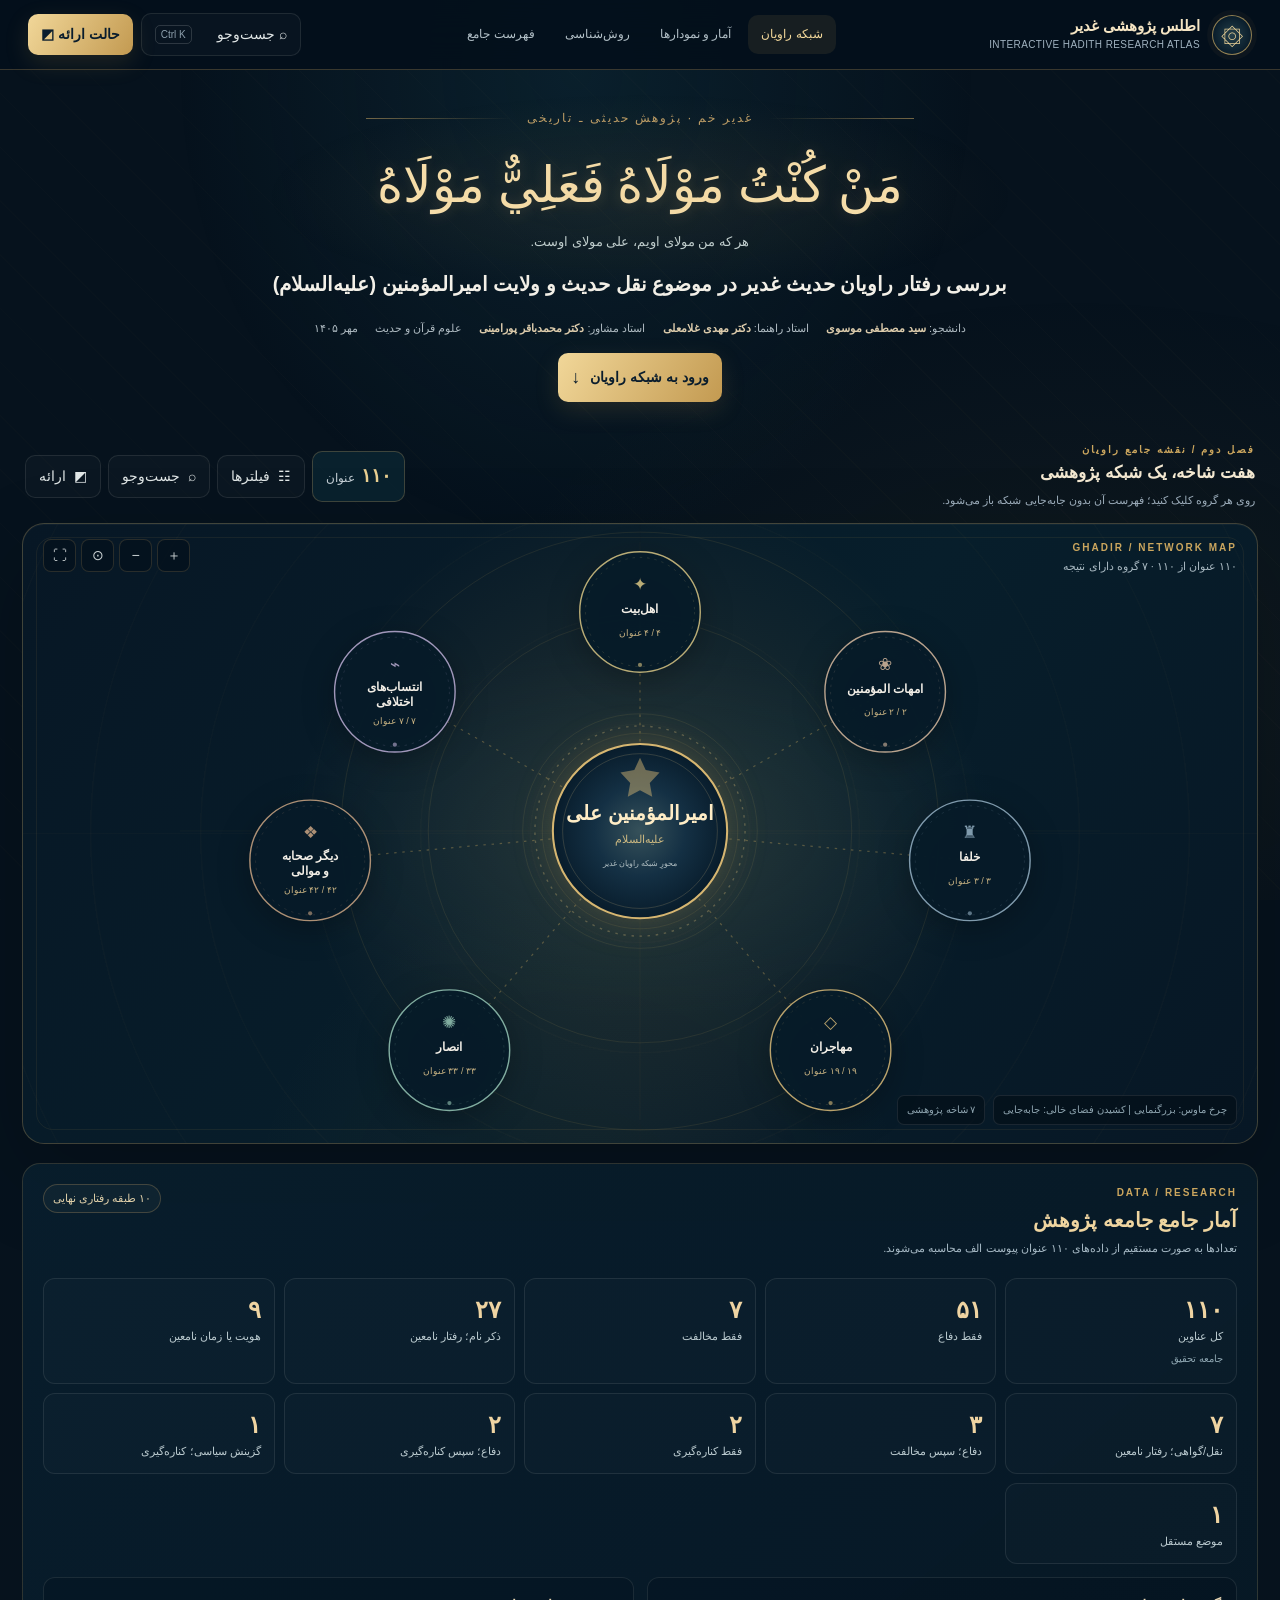
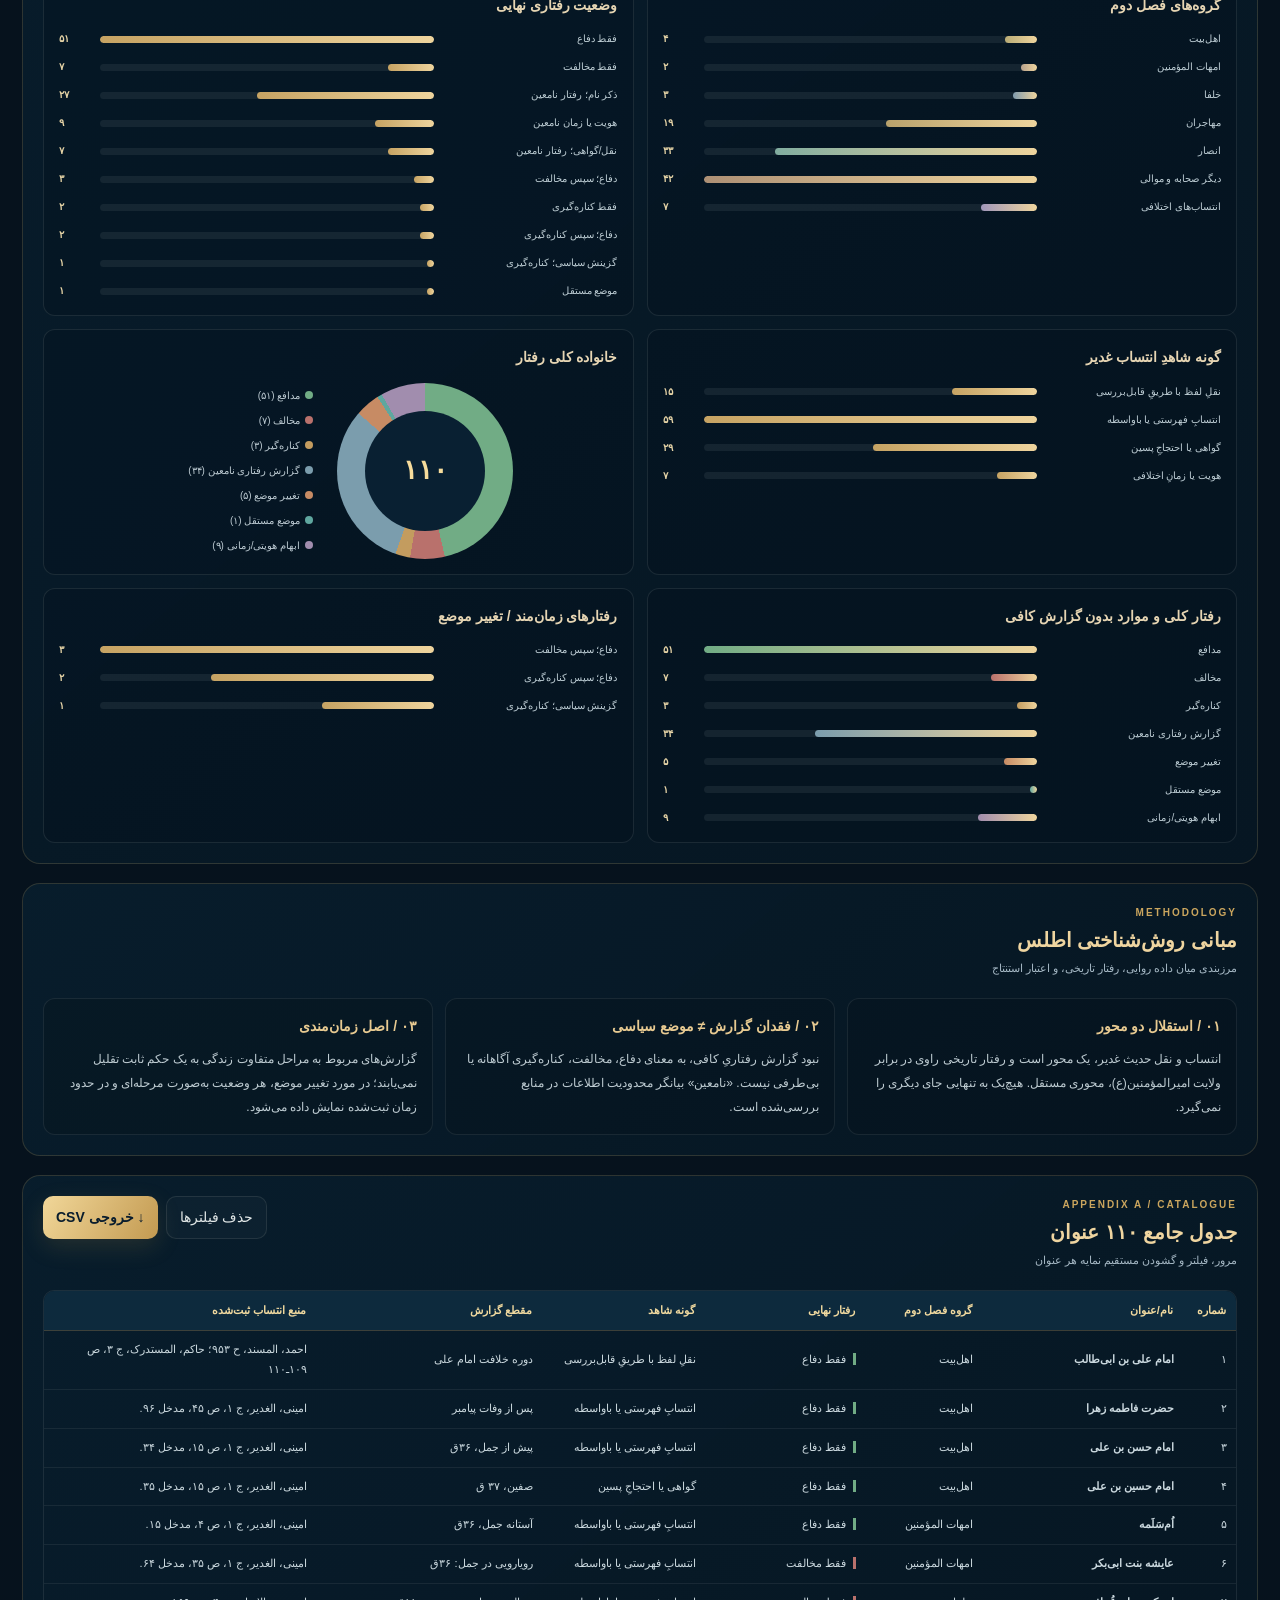
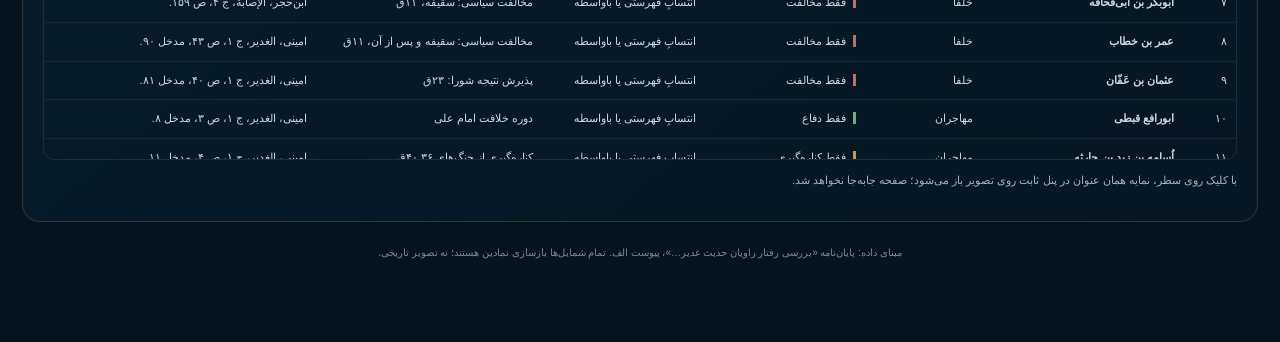
<file: index.html>
<!doctype html>
<html lang="fa" dir="rtl">
<head>
<meta charset="utf-8"><meta name="viewport" content="width=device-width,initial-scale=1,viewport-fit=cover"><meta name="theme-color" content="#06131f">
<meta name="description" content="اطلس تعاملی و پژوهشی ۱۱۰ عنوان راوی حدیث غدیر بر پایه پایان‌نامه سید مصطفی موسوی">
<title>اطلس پژوهشی راویان حدیث غدیر | سید مصطفی موسوی</title>
<style>
/* The proprietary IRANSans font is referenced locally only; no font file is redistributed. */
@font-face{font-family:IRANSansX;src:local('IRANSansX'),local('IRANSansX Regular');font-style:normal;font-weight:100 900;font-display:swap}
:root{color-scheme:dark;--bg:#06121d;--bg2:#092236;--panel:#081a2a;--panel2:#0d2739;--gold:#cba65e;--goldhi:#f4d99b;--white:#f2f0e9;--muted:#a1b3c1;--stroke:rgba(219,177,103,.25);--thin:rgba(232,232,226,.10);--header:70px;--ease:cubic-bezier(.22,.8,.2,1);--shadow:0 28px 90px rgba(0,0,0,.5)}
*{box-sizing:border-box}html{scroll-behavior:smooth}body{margin:0;min-width:320px;min-height:100vh;background:var(--bg);color:var(--white);font:14px/1.8 IRANSansX,IRANSans,'Noto Sans Arabic',Tahoma,Arial,sans-serif;overflow-x:hidden}body::before{content:'';position:fixed;inset:0;pointer-events:none;z-index:-1;background:radial-gradient(ellipse at 45% 8%,rgba(23,74,90,.25),transparent 40%),radial-gradient(ellipse at 84% 75%,rgba(153,115,48,.075),transparent 40%),repeating-linear-gradient(45deg,rgba(224,178,93,.016) 0 1px,transparent 1px 38px)}
button,input,select{font:inherit}button{cursor:pointer}button:focus-visible,input:focus-visible,select:focus-visible,[tabindex]:focus-visible{outline:2px solid var(--goldhi);outline-offset:3px}a{color:inherit}small{font-size:11px}::selection{background:rgba(205,165,93,.35)}::-webkit-scrollbar{width:7px;height:7px}::-webkit-scrollbar-thumb{background:#657987;border-radius:99px}::-webkit-scrollbar-track{background:transparent}.muted{color:var(--muted)}.tiny{font-size:11px}.hidden{display:none!important}.nobreak{white-space:nowrap}.caps{font-size:10px;color:var(--gold);letter-spacing:2px;font-weight:650}.mono{font-variant-numeric:tabular-nums}.ico{width:17px;height:17px;flex:none;stroke:currentColor;stroke-width:1.6;fill:none;stroke-linecap:round;stroke-linejoin:round}.icon-btn{display:inline-grid;place-items:center;width:38px;height:38px;background:rgba(255,255,255,.025);border:1px solid var(--thin);border-radius:11px;color:#dae1e4}.icon-btn:hover,.btn:hover{border-color:var(--gold);background:rgba(216,177,98,.10)}.btn{display:inline-flex;justify-content:center;align-items:center;gap:8px;min-height:40px;padding:8px 13px;border:1px solid var(--stroke);border-radius:10px;background:rgba(220,174,91,.08);color:var(--goldhi);white-space:nowrap;transition:background .25s,border-color .25s,transform .25s var(--ease)}.btn:active{transform:scale(.97)}.btn.gold{background:linear-gradient(120deg,#f1d799,#c39a51);color:#0a1d2d;font-weight:750;border:0;box-shadow:0 8px 24px rgba(204,159,79,.15)}.btn.gold:hover{background:linear-gradient(120deg,#f9e7b9,#d7ac5a)}.btn.plain{border-color:var(--thin);background:rgba(255,255,255,.025);color:#e1e7e7}.btn.square{width:40px;padding:0}.pill{display:inline-flex;align-items:center;gap:6px;font-size:11px;line-height:1.5;border:1px solid var(--stroke);border-radius:90px;padding:5px 9px;background:rgba(255,255,255,.03);color:#e0d0a9}.dot{width:8px;height:8px;border-radius:99px;background:var(--tone,var(--gold));box-shadow:0 0 0 3px color-mix(in srgb,var(--tone,var(--gold)) 12%,transparent)}
header.site-header{height:var(--header);position:sticky;top:0;z-index:40;border-bottom:1px solid var(--stroke);background:rgba(4,16,27,.93);backdrop-filter:blur(20px)}.header-inner{max-width:1680px;margin:auto;height:100%;padding:0 28px;display:flex;gap:24px;align-items:center}.brand-mark{height:40px;width:40px;display:grid;place-items:center;border:1px solid rgba(218,181,104,.65);border-radius:50%;background:radial-gradient(circle,#25404a 0,#071a29 75%);color:var(--goldhi);font-size:23px;font-family:Georgia,serif;box-shadow:0 0 0 5px rgba(217,177,94,.04)}.brand{display:flex;gap:12px;align-items:center;min-width:255px}.brand-title{font-size:15px;font-weight:800;line-height:1.45;color:#f4e4c3}.brand-sub{font-size:10px;letter-spacing:.4px;color:var(--muted)}.headnav{display:flex;align-items:center;gap:4px;margin-inline:auto}.headnav button{border:0;background:transparent;color:#b3c1c8;padding:9px 13px;border-radius:10px;font-size:12px}.headnav button:hover,.headnav button.active{color:var(--goldhi);background:rgba(218,176,90,.09)}.head-actions{display:flex;gap:8px;align-items:center}.kbd{font:10px/1.1 Arial,sans-serif;color:#8ea1ae;border:1px solid rgba(255,255,255,.15);border-radius:5px;padding:3px 5px;direction:ltr}.search-trigger{min-width:160px;justify-content:space-between;color:#a6b4c0}.mobile-only{display:none!important}
.hero{max-width:1620px;padding:38px 26px 25px;margin:0 auto;text-align:center;position:relative}.hero::before{content:'';position:absolute;inset:14px 18% auto;height:225px;pointer-events:none;background:radial-gradient(ellipse,rgba(195,153,75,.085),transparent 65%)}.hero-ornament{display:flex;align-items:center;justify-content:center;gap:16px;margin:0 auto 10px;color:#ba9b65;font-size:12px;letter-spacing:2px}.hero-ornament::before,.hero-ornament::after{content:'';width:min(18%,145px);height:1px;background:linear-gradient(90deg,transparent,rgba(222,182,106,.5))}.hero-ornament::after{transform:scaleX(-1)}.hadith{font:clamp(25px,4vw,50px)/1.8 'Amiri','Traditional Arabic','Noto Naskh Arabic',serif;color:#f7dfac;text-shadow:0 1px 14px rgba(233,189,112,.18);margin:0}.translation{color:#bfcfd2;font-size:13px;margin:0 0 12px}.hero h1{font-size:clamp(16px,1.55vw,22px);line-height:2;color:#f3f0e8;margin:0 auto 14px;max-width:1100px;font-weight:650}.hero-meta{display:flex;gap:7px 17px;flex-wrap:wrap;justify-content:center;color:#aebac1;font-size:11px;margin-bottom:15px}.hero-meta b{color:#ddccac;font-weight:650}.hero-cta{display:inline-flex;align-items:center;gap:10px}.hero .hero-cta::after{content:'↓';font-size:18px}
.main-shell{max-width:1680px;margin:auto;padding:0 22px 80px}.chapter-strip{display:flex;align-items:center;justify-content:space-between;gap:12px;margin:14px 3px 11px;flex-wrap:wrap}.chapter-strip h2{font-size:17px;line-height:1.3;margin:3px 0;color:#f3e8d1}.section-note{font-size:11px;color:#9eafbd}.chapter-tools{display:flex;flex-wrap:wrap;align-items:center;gap:7px}.counter{display:inline-flex;align-items:baseline;gap:6px;padding:7px 13px;background:rgba(12,40,53,.7);border:1px solid var(--stroke);border-radius:10px;font-size:12px;color:#c7d2d8}.counter b{font-size:19px;color:#e9cf91}.atlas{height:clamp(550px,69vh,800px);min-height:550px;position:relative;isolation:isolate;border-radius:22px;border:1px solid rgba(217,178,103,.27);box-shadow:inset 0 1px 0 rgba(255,255,255,.035),0 32px 90px rgba(0,0,0,.2);overflow:hidden;background:radial-gradient(ellipse at 50% 50%,rgba(25,62,75,.30),transparent 42%),radial-gradient(ellipse at 45% 115%,rgba(178,136,56,.06),transparent 35%),linear-gradient(130deg,#071725,#071e2b 54%,#071725)}.atlas::before{content:'';position:absolute;inset:0;pointer-events:none;opacity:.36;background-image:repeating-radial-gradient(circle at 50% 50%,transparent 0 108px,rgba(199,158,84,.075) 109px 110px),linear-gradient(90deg,transparent 49.95%,rgba(199,158,84,.08) 50%,transparent 50.05%),linear-gradient(0deg,transparent 49.95%,rgba(199,158,84,.08) 50%,transparent 50.05%)}#atlas:fullscreen{height:100dvh;min-height:0;border-radius:0}.atlas::after{content:'';position:absolute;inset:13px;border:1px solid rgba(204,165,86,.085);border-radius:17px;pointer-events:none}.atlas-head{position:absolute;z-index:5;inset:15px 20px auto;display:flex;justify-content:space-between;align-items:flex-start;gap:8px;pointer-events:none}.atlas-head>*{pointer-events:auto}.network-title{font-size:11px;color:#a9b9c2}.atlas-tools{display:flex;gap:5px}.map-btn{height:33px;min-width:33px;background:rgba(4,17,29,.78);border:1px solid rgba(229,187,111,.16);border-radius:8px;color:#c8cfd1;display:grid;place-items:center}.map-btn:hover{color:#fff1cd;border-color:var(--gold)}svg#network{position:absolute;inset:0;width:100%;height:100%;display:block;touch-action:none;cursor:grab}svg#network.grabbing{cursor:grabbing}.map-edge{stroke:rgba(220,179,97,.32);stroke-width:1.5;fill:none;stroke-dasharray:3 7}.map-edge.active{stroke:rgba(245,220,165,.83);stroke-width:2.3;stroke-dasharray:none}.map-ring{fill:none;stroke:rgba(220,179,97,.12);stroke-width:1}.central-disc{fill:url(#coreFill);stroke:#d6b671;stroke-width:2.5;filter:drop-shadow(0 0 23px rgba(191,149,73,.29))}.central-outer{fill:none;stroke:rgba(238,202,131,.29);stroke-width:1.7;stroke-dasharray:3 7}.central-heading{font-family:IRANSansX,Tahoma,sans-serif;fill:#ffedc6;font-size:24px;font-weight:800;text-anchor:middle}.central-sub{font-family:IRANSansX,Tahoma,sans-serif;fill:#cbb881;font-size:13px;text-anchor:middle}.map-g{cursor:pointer;transition:opacity .36s var(--ease)}.map-g.faded{opacity:.09}.map-g.filtered{opacity:.24}.map-g .node-shell{fill:rgba(7,27,41,.97);stroke:var(--node);stroke-width:1.75;filter:drop-shadow(0 9px 19px rgba(0,0,0,.26))}.map-g.selected .node-shell,.map-g:hover .node-shell{stroke:#f1d8a5;stroke-width:3;filter:drop-shadow(0 0 12px rgba(242,198,119,.29))}.node-name{fill:#f2eee6;font-size:14.5px;font-weight:750;text-anchor:middle;pointer-events:none;font-family:IRANSansX,Tahoma,sans-serif}.node-count{fill:#cab483;font-size:11px;text-anchor:middle;pointer-events:none}.node-symbol{font-family:Georgia,serif;fill:var(--node);font-size:21px;text-anchor:middle;pointer-events:none}.network-label{position:absolute;z-index:3;right:20px;bottom:18px;display:flex;gap:8px;align-items:center;color:#8fa5b0;font-size:10px;pointer-events:none}.network-label span{border:1px solid rgba(255,255,255,.09);padding:5px 9px;border-radius:7px;background:rgba(2,12,21,.52)}.zoomset{display:flex;gap:5px}.focus-rail{position:absolute;z-index:4;bottom:55px;left:16px;right:16px;max-height:178px;padding:12px;border:1px solid rgba(221,184,115,.26);border-radius:14px;background:rgba(5,20,32,.94);backdrop-filter:blur(15px);animation:rise .35s var(--ease)}.focus-head{display:flex;justify-content:space-between;align-items:center;gap:8px;margin-bottom:8px;color:#ead7ad;font-size:12px}.focus-list{display:flex;gap:8px;overflow:auto;overscroll-behavior:contain;padding-bottom:6px}.focus-person{flex:0 0 150px;padding:8px;border:1px solid rgba(255,255,255,.10);border-radius:9px;background:rgba(255,255,255,.025);color:#eee;display:flex;align-items:center;gap:7px;text-align:right;font-size:10px}.focus-person:hover{border-color:var(--gold)}.focus-person img{width:35px;height:35px;border-radius:50%;object-fit:cover}.focus-person span{overflow:hidden;text-overflow:ellipsis;white-space:nowrap}.tooltip{position:fixed;z-index:90;pointer-events:none;background:#102d40;border:1px solid var(--gold);box-shadow:var(--shadow);border-radius:8px;padding:5px 9px;color:#f2ddae;font-size:11px;max-width:220px;opacity:0;transform:translateY(5px);transition:.15s}.tooltip.on{opacity:1;transform:none}
/* all overlays are viewport-fixed; the map never changes size */
.scrim{position:fixed;inset:0;z-index:50;background:rgba(1,8,15,.36);backdrop-filter:blur(1.7px);opacity:0;visibility:hidden;pointer-events:none;transition:opacity .3s,visibility .3s}.scrim.show{opacity:1;visibility:visible;pointer-events:auto}.sheet{position:fixed;z-index:52;top:calc(var(--header) + 10px);bottom:13px;display:flex;flex-direction:column;width:min(450px,calc(100vw - 26px));background:linear-gradient(160deg,rgb(9,31,47),rgb(5,18,29));box-shadow:var(--shadow);border:1px solid rgba(220,180,99,.36);border-radius:18px;visibility:hidden;pointer-events:none;transition:transform .36s var(--ease),visibility .36s}.sheet.open{transform:translateX(0)!important;visibility:visible;pointer-events:auto}.sheet.group{right:13px;transform:translateX(calc(100% + 22px))}.sheet.profile{left:13px;transform:translateX(calc(-100% - 22px));z-index:54;width:min(465px,calc(100vw - 26px))}.sheet.filters{right:13px;transform:translateX(calc(100% + 22px));z-index:56;width:min(410px,calc(100vw - 26px))}.sheet-header{flex:0 0 auto;display:flex;align-items:center;gap:12px;padding:15px 17px;border-bottom:1px solid var(--stroke);background:rgba(12,39,55,.68);border-radius:18px 18px 0 0}.sheet-title{font-size:17px;margin:0;color:#f5e2b9;line-height:1.55}.sheet-meta{font-size:11px;color:#a7b8c0;line-height:1.5;margin:3px 0 0}.sheet .close{margin-right:auto}.sheet-body{flex:1;overflow-y:auto;overscroll-behavior:contain;min-height:0;padding:14px}.group-emblem{height:49px;width:49px;border-radius:13px;display:grid;place-items:center;border:1px solid var(--node);color:var(--node);background:rgba(0,0,0,.15);font-size:25px;flex:none}.drawer-tools{display:flex;align-items:center;gap:8px;flex-wrap:wrap;margin-bottom:10px}.field{width:100%;min-height:38px;background:rgba(2,13,23,.75);border:1px solid rgba(224,232,234,.15);border-radius:9px;padding:8px 12px;color:#e5edef;outline:0}.field:focus{border-color:var(--gold)}.field::placeholder{color:#8096a3}.narrator-list{display:grid;gap:7px}.person-row{display:grid;grid-template-columns:51px minmax(0,1fr) auto;gap:11px;align-items:center;width:100%;padding:8px 10px;background:rgba(255,255,255,.024);border:1px solid rgba(255,255,255,.07);border-radius:12px;text-align:right;color:#ecece7;transition:background .24s,border-color .24s}.person-row:hover,.person-row.active{border-color:rgba(214,174,103,.55);background:rgba(212,172,89,.075)}.person-row img{width:49px;height:49px;object-fit:cover;border-radius:50%;border:1px solid rgba(224,185,115,.35)}.row-main{min-width:0}.row-title{font-size:12px;font-weight:700;line-height:1.65;overflow-wrap:anywhere}.row-meta{display:flex;align-items:center;gap:6px;flex-wrap:wrap;font-size:9.5px;color:#aabdc7}.row-meta .tone{color:var(--tone,var(--gold))}.row-number{align-self:start;font-size:10px;color:#cfb986}.empty{border:1px dashed rgba(255,255,255,.14);border-radius:12px;color:#a5b6c0;padding:30px 12px;text-align:center}
.portrait{height:190px;border:1px solid rgba(213,171,97,.19);border-radius:15px;margin-bottom:14px;background:radial-gradient(circle at 50% 48%,rgba(196,153,78,.10),transparent 66%);position:relative;display:flex;flex-direction:column;align-items:center;justify-content:center;gap:5px}.portrait img{width:116px;height:116px;object-fit:cover;border-radius:50%;border:2px solid var(--gold);box-shadow:0 0 0 6px rgba(224,179,89,.08),0 13px 30px #0006}.portrait small{font-size:9px;color:#abb9c0}.profile-name{font-size:21px;line-height:1.6;color:#f4e7cb;margin:0 0 7px;text-align:center}.profile-pills{display:flex;justify-content:center;flex-wrap:wrap;gap:6px;margin-bottom:12px}.fact-grid{display:grid;grid-template-columns:1fr 1fr;gap:7px}.fact{border:1px solid rgba(255,255,255,.08);border-radius:10px;padding:8px 10px;background:rgba(255,255,255,.018);min-width:0}.fact.full{grid-column:1/-1}.fact label{display:block;font-size:10px;color:#9aafbe}.fact p{font-size:12px;color:#e0e7e7;margin:1px 0 0;overflow-wrap:anywhere}.tabs{display:grid;grid-template-columns:repeat(4,1fr);gap:5px;margin:13px 0 9px}.tabs button{background:rgba(255,255,255,.028);border:1px solid rgba(255,255,255,.10);padding:8px 2px;border-radius:9px;color:#b7c5cb;font-size:11px}.tabs button.active{border-color:var(--gold);background:rgba(218,172,87,.11);color:#f3dba5}.tab-body{border:1px solid rgba(255,255,255,.075);border-radius:10px;padding:12px;color:#c9d8dd;font-size:12px;min-height:130px;line-height:2.1;background:rgba(0,0,0,.12)}.tab-body p{margin:0 0 8px}.profile-actions{display:flex;gap:7px;margin-top:12px}.profile-actions .btn{flex:1;min-width:0;font-size:11px;padding:7px 8px}.timeflow{border-right:1px solid rgba(212,177,111,.4);padding-right:20px;margin:12px 8px 6px 0}.timepoint{position:relative;margin:0 0 16px}.timepoint:before{content:'';width:11px;height:11px;position:absolute;right:-26px;top:6px;border:2px solid var(--step,#d8b66e);border-radius:50%;background:#081c2d}.timepoint b{display:block;color:#eee6d2;font-size:12px}.timepoint span{font-size:10px;color:#acc0c8}.source-box{direction:rtl;text-align:right;border:1px solid rgba(220,174,91,.16);border-radius:9px;padding:10px;background:rgba(218,177,97,.04);overflow-wrap:anywhere}
.filter-block{border:1px solid rgba(255,255,255,.07);padding:12px;border-radius:12px;margin-bottom:12px;background:rgba(255,255,255,.015)}.filter-block label{display:block;font-size:11px;color:#c9d3d5;margin-bottom:6px}.filter-row{display:grid;grid-template-columns:1fr 1fr;gap:9px}.switchline{display:flex;justify-content:space-between;align-items:center;gap:8px;font-size:12px;color:#c6d5d6;margin-bottom:9px}.switchline input{accent-color:#cfa95a;width:16px;height:16px}.filter-bottom{position:sticky;bottom:0;padding:10px 0 1px;display:flex;gap:7px;background:#061a2a}.filter-bottom .btn{flex:1}
.content-section{margin-top:19px;border:1px solid rgba(219,177,103,.18);border-radius:18px;background:linear-gradient(140deg,rgba(9,31,46,.86),rgba(7,23,36,.87));padding:20px}.section-header{display:flex;align-items:start;justify-content:space-between;gap:12px;margin-bottom:18px}.section-header h2{font-size:20px;color:#efd5a0;margin:0}.section-header p{font-size:11px;color:#a6b9c5;margin:1px 0}.stat-mini{display:grid;grid-template-columns:repeat(5,minmax(0,1fr));gap:9px}.mini{border:1px solid rgba(255,255,255,.085);border-radius:12px;padding:13px;background:rgba(255,255,255,.016);min-width:0}.mini strong{font-size:24px;font-weight:800;color:#efd4a2;line-height:1.5}.mini span{display:block;color:#bbcbd0;font-size:11px;line-height:1.55}.mini small{font-size:10px;color:#8fa7b2}.charts{display:grid;grid-template-columns:repeat(2,minmax(0,1fr));gap:13px;margin-top:13px}.chartbox{border:1px solid rgba(255,255,255,.09);border-radius:12px;padding:15px;min-height:230px;background:rgba(3,15,25,.28)}.chartbox h3{margin:0 0 12px;font-size:14px;color:#e6d5b3}.bar-lines{display:grid;gap:10px}.barline{display:grid;grid-template-columns:minmax(95px,175px) minmax(60px,1fr) 32px;align-items:center;gap:9px;font-size:10px;color:#bdcdd4}.bartrack{height:7px;border-radius:20px;overflow:hidden;background:rgba(220,231,232,.07)}.barfill{height:100%;width:var(--w);border-radius:20px;background:linear-gradient(90deg,var(--barcolor,#c5a15a),#eed49d);transition:width .5s}.barline b{color:#e6d4a7;text-align:left;direction:ltr}.donut-layout{display:flex;justify-content:center;align-items:center;gap:24px;flex-wrap:wrap}.donut{width:176px;aspect-ratio:1;border-radius:50%;position:relative;flex:none;background:conic-gradient(#cba65e 0 100%)}.donut:after{content:attr(data-count);position:absolute;inset:28px;border-radius:50%;display:grid;place-items:center;background:#092032;color:#f6dc9c;font-size:27px;font-weight:800}.legend{display:grid;gap:7px;min-width:150px}.legend span{font-size:10px;color:#bdcbd3}.legend i{display:inline-block;width:8px;height:8px;margin-left:5px;border-radius:50%;background:var(--tone)}.note-grid{display:grid;grid-template-columns:repeat(3,1fr);gap:12px}.note-card{border:1px solid rgba(255,255,255,.08);border-radius:12px;padding:15px;background:rgba(0,0,0,.11)}.note-card h3{font-size:14px;margin:0 0 8px;color:#e7ca91}.note-card p{color:#beccd2;font-size:12px;line-height:2;margin:0}.table-container{overflow:auto;border:1px solid rgba(255,255,255,.085);border-radius:11px;max-height:470px}.data-table{border-collapse:collapse;width:100%;min-width:960px;font-size:11px}.data-table th{position:sticky;top:0;z-index:1;color:#f0d99f;background:#0d2a3d;text-align:right;border-bottom:1px solid var(--stroke);padding:10px}.data-table td{border-bottom:1px solid rgba(255,255,255,.065);color:#cbd9df;padding:9px;max-width:250px;line-height:1.8}.data-table tbody tr{cursor:pointer}.data-table tbody tr:hover{background:rgba(220,180,95,.07)}.status-accent{border-right:3px solid var(--tone,#a7bac4);padding-right:7px}.sheet-shade{position:absolute;inset:0;pointer-events:none}
/* command palette */
.command-overlay{position:fixed;inset:0;z-index:95;display:flex;align-items:flex-start;justify-content:center;background:rgba(1,10,17,.75);backdrop-filter:blur(9px);padding:clamp(48px,12vh,150px) 16px 18px}.command{width:min(680px,100%);max-height:min(690px,76vh);overflow:hidden;display:flex;flex-direction:column;border:1px solid rgba(230,193,118,.4);border-radius:16px;background:#0a2030;box-shadow:0 40px 120px #000b}.command-entry{display:flex;gap:10px;align-items:center;border-bottom:1px solid var(--stroke);padding:13px}.command-entry input{flex:1;min-width:0;background:none;color:#f0e8d9;border:0;outline:0;font-size:15px}.command-results{overflow:auto;padding:10px}.command-result{display:flex;align-items:center;gap:11px;width:100%;text-align:right;padding:9px;border-radius:10px;background:transparent;color:#e7edea;border:1px solid transparent}.command-result:hover,.command-result.selected{background:rgba(212,177,101,.10);border-color:rgba(211,178,98,.15)}.command-result img{width:42px;height:42px;border-radius:50%;object-fit:cover}.command-result strong{display:block;font-size:12px}.command-result small{display:block;font-size:10px;color:#9eacb4}.command-footer{display:flex;justify-content:space-between;padding:10px 14px;border-top:1px solid rgba(255,255,255,.09);color:#8da7b5;font-size:10px}
/* restrained, short initial loading veil; no network requests */
.initial-loader{position:fixed;inset:0;z-index:180;display:grid;place-content:center;justify-items:center;gap:9px;background:#061623;pointer-events:none;transition:opacity .35s ease,visibility .35s}.initial-loader.done{opacity:0;visibility:hidden}.loader-seal{width:65px;height:65px;display:grid;place-items:center;border:1px solid #d6ae62;border-radius:50%;color:#f3d699;box-shadow:0 0 0 12px rgba(208,164,85,.035),0 0 0 28px rgba(208,164,85,.015)}.loader-seal span{font-size:34px}.loader-word{font-size:14px;font-weight:700;color:#e9d4a6;margin-top:7px}.loader-line{height:2px;width:100px;background:linear-gradient(90deg,transparent,#deb875,transparent);animation:loadingPulse .8s ease-in-out infinite alternate}@keyframes loadingPulse{from{opacity:.3;transform:scaleX(.65)}to{opacity:.9;transform:scaleX(1)}}
/* presentation: keeps the atlas fixed in the viewport, controls below */
body.present{overflow:hidden}body.present .site-header,body.present .hero,body.present .chapter-strip,body.present .content-section,body.present .footnote{display:none!important}body.present .main-shell{padding:0;max-width:none}body.present .atlas{height:100dvh;min-height:0;border-radius:0;border:0}body.present .network-label{bottom:68px}body.present .node-name{font-size:16px}body.present .presentation-controls{display:flex}.presentation-controls{display:none;position:fixed;z-index:49;bottom:10px;left:50%;transform:translateX(-50%);align-items:center;gap:9px;border:1px solid rgba(230,187,105,.3);border-radius:13px;padding:6px 10px;background:rgba(4,18,29,.96);box-shadow:0 10px 35px #0008;white-space:nowrap}.presentation-controls .btn{min-height:34px;padding:6px 10px;font-size:11px}.presentation-controls strong{font-size:12px;color:#e6d19e;padding:0 8px}.footnote{margin:22px auto 0;text-align:center;color:#748d9b;font-size:10px}.toast{position:fixed;z-index:130;left:50%;bottom:26px;transform:translate(-50%,12px);padding:9px 15px;border-radius:12px;background:#153a49;border:1px solid rgba(232,190,108,.35);box-shadow:var(--shadow);color:#e6efed;font-size:12px;opacity:0;pointer-events:none;transition:.3s}.toast.show{opacity:1;transform:translate(-50%,0)}.print-profile{display:none}
@keyframes rise{from{opacity:0;transform:translateY(10px)}to{opacity:1;transform:none}}@media(max-width:1130px){.brand{min-width:230px}.headnav button{padding:8px}.search-trigger{min-width:115px}.hero{padding-top:27px}.atlas{height:660px}.node-name{font-size:13.5px}}
@media(max-width:800px){:root{--header:60px}.header-inner{padding:0 12px;gap:9px}.brand{min-width:0;flex:1}.brand-mark{height:36px;width:36px;font-size:20px}.brand-title{font-size:12px}.brand-sub{font-size:9px}.headnav,.desktop-action{display:none!important}.mobile-only{display:inline-grid!important}.head-actions{gap:5px}.icon-btn{width:35px;height:35px}.hero{padding:21px 13px 20px}.hadith{font-size:clamp(25px,6vw,39px)}.hero h1{font-size:14px;line-height:2}.hero-meta{font-size:10px}.main-shell{padding:0 10px 68px}.chapter-strip{margin:10px 1px}.chapter-tools .btn .label{display:none}.chapter-strip h2{font-size:15px}.atlas{height:clamp(480px,68vh,650px);min-height:480px;border-radius:15px}.atlas-head{inset:10px 10px auto}.network-label{left:10px;right:10px;bottom:10px;justify-content:flex-start}.network-label span:first-child{display:none}.sheet.group{top:auto;left:0;right:0;bottom:0;width:100%;height:min(79dvh,650px);border-radius:19px 19px 0 0;transform:translateY(105%)}.sheet.profile{top:0;bottom:0;right:0;left:0;width:100%;height:100dvh;border-radius:0;transform:translateY(105%)}.sheet.filters{top:auto;left:0;right:0;bottom:0;width:100%;height:min(90dvh,740px);border-radius:19px 19px 0 0;transform:translateY(105%)}.sheet-header{border-radius:17px 17px 0 0}.stat-mini{grid-template-columns:repeat(3,minmax(0,1fr))}.charts{grid-template-columns:1fr}.note-grid{grid-template-columns:1fr}.content-section{padding:14px}.focus-rail{bottom:48px;max-height:146px}.focus-person{flex-basis:137px}.filter-row{grid-template-columns:1fr 1fr}}
@media(max-width:460px){.brand-sub{display:none}.head-actions .search-trigger{display:none}.hero-meta{gap:5px 9px}.hero .hero-cta{padding:7px 13px}.section-header{flex-wrap:wrap}.stat-mini{grid-template-columns:repeat(2,minmax(0,1fr))}.fact-grid{grid-template-columns:1fr 1fr}.chapter-tools{gap:4px}.chapter-tools .btn{min-height:35px;padding:7px}.chapter-tools .counter{padding:5px 8px}.chapter-strip .section-note{display:none}.network-label{font-size:9px}.barline{grid-template-columns:110px 1fr 25px}}
@media(prefers-reduced-motion:reduce){*,*:before,*:after{scroll-behavior:auto!important;transition-duration:.001ms!important;animation-duration:.001ms!important}}
@media print{body{color:#111;background:#fff!important;font-family:IRANSansX,Tahoma,Arial,sans-serif}body>*:not(.print-profile){display:none!important}.print-profile{display:block!important;padding:18mm;color:#111;direction:rtl}.print-profile h1{color:#6b4b16;font-size:22px;border-bottom:2px solid #ad8a45;padding-bottom:10px}.print-profile h2{font-size:18px}.print-profile dt{font-weight:bold;margin-top:10px}.print-profile dd{margin:0 0 8px}.print-profile .illustration{width:110px;height:110px;float:left}.print-profile p{line-height:2}.print-profile footer{font-size:10px;color:#555;margin-top:35px;border-top:1px solid #aaa}}
</style>
</head>
<body>
<div class="initial-loader" id="initialLoader" aria-hidden="true"><div class="loader-seal"><span>۞</span></div><div class="loader-word">اطلس پژوهشی غدیر</div><div class="loader-line"></div></div>
<header class="site-header"><div class="header-inner"><div class="brand"><div class="brand-mark" aria-hidden="true">۞</div><div><div class="brand-title">اطلس پژوهشی غدیر</div><div class="brand-sub">INTERACTIVE HADITH RESEARCH ATLAS</div></div></div>
<nav class="headnav" aria-label="بخش‌های سامانه"><button data-jump="atlas" class="active">شبکه راویان</button><button data-jump="statistics">آمار و نمودارها</button><button data-jump="methodology">روش‌شناسی</button><button data-jump="catalogue">فهرست جامع</button></nav>
<div class="head-actions"><button id="topSearch" class="btn plain search-trigger desktop-action" title="جست‌وجوی همه اطلاعات"><span>⌕ جست‌وجو</span><span class="kbd">Ctrl K</span></button><button class="icon-btn mobile-only" id="mobileSearch" aria-label="جست‌وجو">⌕</button><button class="icon-btn mobile-only" id="mobileFilters" aria-label="فیلترها">☷</button><button id="topPresent" class="btn gold desktop-action">حالت ارائه ◩</button></div></div></header>
<section class="hero" id="hero"><div class="hero-ornament">غدیر خم · پژوهش حدیثی ـ تاریخی</div><p class="hadith" lang="ar">مَنْ كُنْتُ مَوْلَاهُ فَعَلِيٌّ مَوْلَاهُ</p><p class="translation">هر که من مولای اویم، علی مولای اوست.</p><h1>بررسی رفتار راویان حدیث غدیر در موضوع نقل حدیث و ولایت امیرالمؤمنین (علیه‌السلام)</h1><div class="hero-meta"><span>دانشجو: <b>سید مصطفی موسوی</b></span><span>استاد راهنما: <b>دکتر مهدی غلامعلی</b></span><span>استاد مشاور: <b>دکتر محمدباقر پورامینی</b></span><span>علوم قرآن و حدیث</span><span>مهر ۱۴۰۵</span></div><button class="btn gold hero-cta" id="enterAtlas">ورود به شبکه راویان</button></section>
<main class="main-shell">
<div id="atlasAnchor" class="chapter-strip"><div><div class="caps">فصل دوم / نقشه جامع راویان</div><h2>هفت شاخه، یک شبکه پژوهشی</h2><span class="section-note">روی هر گروه کلیک کنید؛ فهرست آن بدون جابه‌جایی شبکه باز می‌شود.</span></div><div class="chapter-tools"><div class="counter"><b id="filterCount">۱۱۰</b><span>عنوان</span></div><button class="btn plain" id="launchFilters">☷ <span class="label">فیلترها</span></button><button class="btn plain" id="launchSearch">⌕ <span class="label">جست‌وجو</span></button><button class="btn plain" id="launchPresent">◩ <span class="label">ارائه</span></button></div></div>
<section id="atlas" class="atlas" aria-label="شبکه تعاملی راویان"><div class="atlas-head"><div class="network-title"><div class="caps">GHADIR / NETWORK MAP</div><span id="mapSubtitle">۱۱۰ عنوان در ۷ گروه</span></div><div class="atlas-tools"><button class="map-btn" id="zoomIn" aria-label="بزرگنمایی" title="بزرگنمایی">＋</button><button class="map-btn" id="zoomOut" aria-label="کوچکنمایی" title="کوچکنمایی">−</button><button class="map-btn" id="fitMap" aria-label="اندازه مناسب" title="اندازه مناسب">⊙</button><button class="map-btn" id="fullscreenMap" aria-label="تمام‌صفحه" title="تمام‌صفحه">⛶</button></div></div>
<svg id="network" viewBox="0 0 1200 760" role="img" aria-label="هفت گروه راویان پیرامون گره مرکزی امیرالمؤمنین علیه‌السلام"><defs><radialGradient id="coreFill"><stop stop-color="#36515a"/><stop offset=".52" stop-color="#143044"/><stop offset="1" stop-color="#081c2b"/></radialGradient><radialGradient id="mist"><stop stop-color="#d5ac62" stop-opacity=".14"/><stop offset="1" stop-color="#d5ac62" stop-opacity="0"/></radialGradient></defs><g id="viewport"><g id="networkOrnaments"></g><g id="networkEdges"></g><g id="networkGroups"></g><g id="networkCore"></g></g></svg>
<div id="focusRail" class="focus-rail hidden"><div class="focus-head"><span id="focusTitle">تمرکز بر گروه</span><button class="btn plain" id="exitFocus" style="min-height:27px;padding:3px 9px;font-size:10px">خروج از تمرکز</button></div><div id="focusList" class="focus-list"></div></div>
<div class="network-label"><span>چرخ ماوس: بزرگنمایی | کشیدن فضای خالی: جابه‌جایی</span><span id="networkCountLabel">۷ شاخه پژوهشی</span></div></section>
<div class="presentation-controls" id="presentationControls"><button class="btn plain" id="prevGroup">→ قبلی</button><strong id="presentGroupTitle">شبکه جامع</strong><button class="btn plain" id="nextGroup">بعدی ←</button><button class="btn plain" id="presentExit">خروج Esc</button></div>
<section class="content-section" id="statistics"><div class="section-header"><div><div class="caps">DATA / RESEARCH</div><h2>آمار جامع جامعه پژوهش</h2><p>تعدادها به صورت مستقیم از داده‌های ۱۱۰ عنوان پیوست الف محاسبه می‌شوند.</p></div><span class="pill">۱۰ طبقه رفتاری نهایی</span></div><div id="miniStats" class="stat-mini"></div><div class="charts"><div class="chartbox"><h3>گروه‌های فصل دوم</h3><div id="groupBars" class="bar-lines"></div></div><div class="chartbox"><h3>وضعیت رفتاری نهایی</h3><div id="behaviorBars" class="bar-lines"></div></div><div class="chartbox"><h3>گونه شاهدِ انتساب غدیر</h3><div id="witnessBars" class="bar-lines"></div></div><div class="chartbox"><h3>خانواده کلی رفتار</h3><div class="donut-layout"><div class="donut" id="familyDonut" data-count="۱۱۰"></div><div class="legend" id="familyLegend"></div></div></div><div class="chartbox"><h3>رفتار کلی و موارد بدون گزارش کافی</h3><div id="familyBars" class="bar-lines"></div></div><div class="chartbox"><h3>رفتارهای زمان‌مند / تغییر موضع</h3><div id="changeBars" class="bar-lines"></div></div></div></section>
<section id="methodology" class="content-section"><div class="section-header"><div><div class="caps">METHODOLOGY</div><h2>مبانی روش‌شناختی اطلس</h2><p>مرزبندی میان داده روایی، رفتار تاریخی، و اعتبار استنتاج</p></div></div><div class="note-grid"><div class="note-card"><h3>۰۱ / استقلال دو محور</h3><p>انتساب و نقل حدیث غدیر، یک محور است و رفتار تاریخی راوی در برابر ولایت امیرالمؤمنین(ع)، محوری مستقل. هیچ‌یک به تنهایی جای دیگری را نمی‌گیرد.</p></div><div class="note-card"><h3>۰۲ / فقدان گزارش ≠ موضع سیاسی</h3><p>نبود گزارش رفتاریِ کافی، به معنای دفاع، مخالفت، کناره‌گیری آگاهانه یا بی‌طرفی نیست. «نامعین» بیانگر محدودیت اطلاعات در منابع بررسی‌شده است.</p></div><div class="note-card"><h3>۰۳ / اصل زمان‌مندی</h3><p>گزارش‌های مربوط به مراحل متفاوت زندگی به یک حکم ثابت تقلیل نمی‌یابند؛ در مورد تغییر موضع، هر وضعیت به‌صورت مرحله‌ای و در حدود زمان ثبت‌شده نمایش داده می‌شود.</p></div></div></section>
<section class="content-section" id="catalogue"><div class="section-header"><div><div class="caps">APPENDIX A / CATALOGUE</div><h2>جدول جامع ۱۱۰ عنوان</h2><p>مرور، فیلتر و گشودن مستقیم نمایه هر عنوان</p></div><div style="display:flex;gap:8px;flex-wrap:wrap"><button id="clearAll" class="btn plain">حذف فیلترها</button><button id="exportCSV" class="btn gold">↓ خروجی CSV</button></div></div><div class="table-container"><table class="data-table"><thead><tr><th>شماره</th><th>نام/عنوان</th><th>گروه فصل دوم</th><th>رفتار نهایی</th><th>گونه شاهد</th><th>مقطع گزارش</th><th>منبع انتساب ثبت‌شده</th></tr></thead><tbody id="tableBody"></tbody></table></div><p class="tiny muted">با کلیک روی سطر، نمایه همان عنوان در پنل ثابت روی تصویر باز می‌شود؛ صفحه جابه‌جا نخواهد شد.</p></section><p class="footnote">مبنای داده: پایان‌نامه «بررسی رفتار راویان حدیث غدیر…»، پیوست الف. تمام شمایل‌ها بازسازی نمادین هستند؛ نه تصویر تاریخی.</p></main>
<div id="scrim" class="scrim" aria-hidden="true"></div><div id="tooltip" class="tooltip" aria-hidden="true"></div>
<aside id="groupSheet" class="sheet group" role="dialog" aria-modal="false" aria-label="فهرست راویان گروه"><div class="sheet-header"><div id="groupEmblem" class="group-emblem">✦</div><div style="flex:1;min-width:0"><div class="caps">فصل دوم / گروه منتخب</div><h2 id="groupTitle" class="sheet-title">گروه</h2><p id="groupMeta" class="sheet-meta"></p></div><button class="icon-btn close" id="groupClose" aria-label="بستن">×</button></div><div class="sheet-body"><div class="drawer-tools"><input id="groupSearch" class="field" placeholder="جست‌وجو در همین گروه…" aria-label="جست‌وجو در گروه"><button id="focusSelected" class="btn plain" title="نمای تمرکز">◎ تمرکز بر گروه</button></div><div id="groupList" class="narrator-list"></div></div></aside>
<aside id="profileSheet" class="sheet profile" role="dialog" aria-modal="false" aria-label="نمایه علمی راوی"><div class="sheet-header"><div style="flex:1"><div class="caps">NARRATOR / RESEARCH PROFILE</div><h2 class="sheet-title">نمایه پژوهشی راوی</h2></div><button id="profileClose" class="icon-btn close" aria-label="بستن نمایه">×</button></div><div id="profileContent" class="sheet-body"></div></aside>
<aside id="filtersSheet" class="sheet filters" role="dialog" aria-modal="false" aria-label="فیلتر پیشرفته"><div class="sheet-header"><div style="flex:1"><div class="caps">ADVANCED FILTERS</div><h2 class="sheet-title">فیلترهای پژوهشی</h2></div><button class="icon-btn close" id="filtersClose" aria-label="بستن فیلترها">×</button></div><div class="sheet-body"><div class="filter-block"><label for="fQuery">جست‌وجو در همه فیلدها</label><input id="fQuery" class="field" placeholder="نام، منبع، مقطع، نوع شاهد…"></div><div class="filter-block filter-row"><div><label for="fGroup">گروه فصل دوم</label><select id="fGroup" class="field"><option value="">همه گروه‌ها</option></select></div><div><label for="fFamily">خانواده رفتار</label><select id="fFamily" class="field"><option value="">همه وضعیت‌ها</option></select></div><div><label for="fBehavior">رفتار نهایی</label><select id="fBehavior" class="field"><option value="">همه رفتارها</option></select></div><div><label for="fWitness">گونه شاهد</label><select id="fWitness" class="field"><option value="">همه انواع شاهد</option></select></div></div><div class="filter-block"><label for="fPeriod">مقطع تاریخی (عبارت جست‌وجو)</label><input id="fPeriod" class="field" placeholder="مثلاً صفین، ۳۷ ق، جمل…"><label style="margin-top:10px" for="fSource">منبع ثبت‌شده</label><input id="fSource" class="field" placeholder="مثلاً المسند، الغدیر…"></div><div class="filter-block"><label>محدودسازی سریع</label><label class="switchline"><span>تنها عناوین تغییر موضع</span><input type="checkbox" id="fChanges"></label><label class="switchline"><span>فقط موارد اختلافی</span><input type="checkbox" id="fDisputed"></label><label class="switchline"><span>فقط مدافعان</span><input type="checkbox" id="fDefense"></label><label class="switchline"><span>فقط مخالفان</span><input type="checkbox" id="fOpposition"></label></div><div class="counter" style="width:100%;justify-content:center"><b id="filterLive">۱۱۰</b><span>نتیجه از ۱۱۰ عنوان</span></div><div class="filter-bottom"><button class="btn plain" id="resetFilters">بازنشانی</button><button class="btn gold" id="applyFilterClose">نمایش نتایج</button></div></div></aside>
<div id="commandOverlay" class="command-overlay hidden" role="dialog" aria-modal="true" aria-label="جست‌وجوی راویان"><div class="command"><div class="command-entry"><span style="color:var(--goldhi);font-size:25px">⌕</span><input id="commandInput" placeholder="نام راوی، گروه، رفتار، شاهد، منبع یا تاریخ…" autocomplete="off" aria-label="عبارت جست‌وجو"><button id="commandClose" class="icon-btn" aria-label="بستن">×</button></div><div id="commandResults" class="command-results"></div><div class="command-footer"><span>↑ ↓ انتخاب · Enter بازکردن · Esc بستن</span><span id="commandCount">۱۱۰ نتیجه</span></div></div></div>
<div id="toast" class="toast" role="status" aria-live="polite"></div><div id="printProfile" class="print-profile"></div>
<script>
'use strict';
/* Source data from the user's thesis appendix / reference HTML, with no invented narrator fields. */
const NARRATORS=[{"id":1,"name":"امام علی بن ابی‌طالب","group":"اهل‌بیت","behavior":"فقط دفاع","behavior_family":"مدافع","witness_type":"نقلِ لفظ با طریقِ قابل‌بررسی","period":"دوره خلافت امام علی","source":"احمد، المسند، ح ۹۵۳؛ حاکم، المستدرک، ج ۳، ص ۱۰۹ـ۱۱۰"},{"id":2,"name":"حضرت فاطمه زهرا","group":"اهل‌بیت","behavior":"فقط دفاع","behavior_family":"مدافع","witness_type":"انتسابِ فهرستی یا باواسطه","period":"پس از وفات پیامبر","source":"امینی، الغدیر، ج ۱، ص ۴۵، مدخل ۹۶."},{"id":3,"name":"امام حسن بن علی","group":"اهل‌بیت","behavior":"فقط دفاع","behavior_family":"مدافع","witness_type":"انتسابِ فهرستی یا باواسطه","period":"پیش از جمل، ۳۶ق","source":"امینی، الغدیر، ج ۱، ص ۱۵، مدخل ۳۴."},{"id":4,"name":"امام حسین بن علی","group":"اهل‌بیت","behavior":"فقط دفاع","behavior_family":"مدافع","witness_type":"گواهی یا احتجاجِ پسین","period":"صفین، ۳۷ ق","source":"امینی، الغدیر، ج ۱، ص ۱۵، مدخل ۳۵."},{"id":5,"name":"اُم‌سَلَمه","group":"امهات المؤمنین","behavior":"فقط دفاع","behavior_family":"مدافع","witness_type":"انتسابِ فهرستی یا باواسطه","period":"آستانه جمل، ۳۶ق","source":"امینی، الغدیر، ج ۱، ص ۴، مدخل ۱۵."},{"id":6,"name":"عایشه بنت ابی‌بکر","group":"امهات المؤمنین","behavior":"فقط مخالفت","behavior_family":"مخالف","witness_type":"انتسابِ فهرستی یا باواسطه","period":"رویارویی در جمل: ۳۶ق","source":"امینی، الغدیر، ج ۱، ص ۳۵، مدخل ۶۴."},{"id":7,"name":"ابوبکر بن ابی‌قُحافه","group":"خلفا","behavior":"فقط مخالفت","behavior_family":"مخالف","witness_type":"انتسابِ فهرستی یا باواسطه","period":"مخالفت سیاسی: سقیفه، ۱۱ق","source":"ابن‌حجر، الإصابة، ج ۴، ص ۱۵۹."},{"id":8,"name":"عمر بن خطاب","group":"خلفا","behavior":"فقط مخالفت","behavior_family":"مخالف","witness_type":"انتسابِ فهرستی یا باواسطه","period":"مخالفت سیاسی: سقیفه و پس از آن، ۱۱ق","source":"امینی، الغدیر، ج ۱، ص ۴۳، مدخل ۹۰."},{"id":9,"name":"عثمان بن عَفّان","group":"خلفا","behavior":"فقط مخالفت","behavior_family":"مخالف","witness_type":"انتسابِ فهرستی یا باواسطه","period":"پذیرش نتیجه شورا: ۲۳ق","source":"امینی، الغدیر، ج ۱، ص ۴۰، مدخل ۸۱."},{"id":10,"name":"ابورافع قبطی","group":"مهاجران","behavior":"فقط دفاع","behavior_family":"مدافع","witness_type":"انتسابِ فهرستی یا باواسطه","period":"دوره خلافت امام علی","source":"امینی، الغدیر، ج ۱، ص ۳، مدخل ۸."},{"id":11,"name":"اُسامه بن زید بن حارثه","group":"مهاجران","behavior":"فقط کناره‌گیری","behavior_family":"کناره‌گیر","witness_type":"انتسابِ فهرستی یا باواسطه","period":"کناره‌گیری از جنگ‌های ۳۶ـ۴۰ق","source":"امینی، الغدیر، ج ۱، ص ۴، مدخل ۱۱."},{"id":12,"name":"اسماء بنت عُمَیس","group":"مهاجران","behavior":"ذکر نام؛ رفتار نامعین","behavior_family":"گزارش رفتاری نامعین","witness_type":"انتسابِ فهرستی یا باواسطه","period":"نامعین","source":"امینی، الغدیر، ج ۱، ص ۴، مدخل ۱۴."},{"id":13,"name":"اُم‌هانی بنت ابی‌طالب","group":"مهاجران","behavior":"ذکر نام؛ رفتار نامعین","behavior_family":"گزارش رفتاری نامعین","witness_type":"انتسابِ فهرستی یا باواسطه","period":"نامعین","source":"امینی، الغدیر، ج ۱، ص ۵، مدخل ۱۶."},{"id":14,"name":"زُبَیر بن عَوّام","group":"مهاجران","behavior":"دفاع؛ سپس مخالفت","behavior_family":"تغییر موضع","witness_type":"انتسابِ فهرستی یا باواسطه","period":"۱۱ق؛ جمل، ۳۶ق","source":"امینی، الغدیر، ج ۱، ص ۱۶، مدخل ۴۱."},{"id":15,"name":"سعد بن ابی‌وَقّاص","group":"مهاجران","behavior":"دفاع؛ سپس کناره‌گیری","behavior_family":"تغییر موضع","witness_type":"نقلِ لفظ با طریقِ قابل‌بررسی","period":"نقل فضیلت؛ جمل/صفین","source":"ابن‌ماجه، السنن، ح ۱۲۱؛ نسائی، الخصائص، ص ۴"},{"id":16,"name":"سعید بن زید","group":"مهاجران","behavior":"ذکر نام؛ رفتار نامعین","behavior_family":"گزارش رفتاری نامعین","witness_type":"انتسابِ فهرستی یا باواسطه","period":"نامعین","source":"امینی، الغدیر، ج ۱، ص ۳۱، مدخل ۵۰."},{"id":17,"name":"طَلحه بن عبیدالله","group":"مهاجران","behavior":"فقط مخالفت","behavior_family":"مخالف","witness_type":"گواهی یا احتجاجِ پسین","period":"جمل، ۳۶ق","source":"حاکم، المستدرک، ج ۳، ص ۳۷۱؛ احتجاجِ آستانه جمل"},{"id":18,"name":"عباس بن عبدالمطلب","group":"مهاجران","behavior":"فقط دفاع","behavior_family":"مدافع","witness_type":"انتسابِ فهرستی یا باواسطه","period":"۱۱ ق","source":"امینی، الغدیر، ج ۱، ص ۳۵، مدخل ۶۵."},{"id":19,"name":"عبدالرحمن بن عَوف","group":"مهاجران","behavior":"فقط مخالفت","behavior_family":"مخالف","witness_type":"انتسابِ فهرستی یا باواسطه","period":"شورا، ۲۳ق","source":"امینی، الغدیر، ج ۱، ص ۳۶، مدخل ۶۷."},{"id":20,"name":"عبدالله بن جعفر","group":"مهاجران","behavior":"فقط دفاع","behavior_family":"مدافع","witness_type":"گواهی یا احتجاجِ پسین","period":"پس از صفین، ۳۷ ق","source":"امینی، الغدیر، ج ۱، ص ۳۶، مدخل ۷۳."},{"id":21,"name":"عبدالله بن عباس","group":"مهاجران","behavior":"فقط دفاع","behavior_family":"مدافع","witness_type":"نقلِ لفظ با طریقِ قابل‌بررسی","period":"پس از صفین","source":"احمد، المسند، حدیث عمرو بن میمون از ابن‌عباس؛ نسائی، الکبرى، ح ۸۶۱۲ (از بریده)"},{"id":22,"name":"عبدالله بن عمر","group":"مهاجران","behavior":"فقط کناره‌گیری","behavior_family":"کناره‌گیر","witness_type":"نقلِ لفظ با طریقِ قابل‌بررسی","period":"کناره‌گیری از جنگ‌های ۳۶ـ۴۰ق","source":"طبرانی، المعجم الکبیر، ج ۱۳، ص ۱۷۰، ح ۱۳۸۶۷"},{"id":23,"name":"عبدالله بن مسعود","group":"مهاجران","behavior":"ذکر نام؛ رفتار نامعین","behavior_family":"گزارش رفتاری نامعین","witness_type":"انتسابِ فهرستی یا باواسطه","period":"نامعین","source":"امینی، الغدیر، ج ۱، ص ۴۰، مدخل ۷۹."},{"id":24,"name":"عَمّار بن یاسِر","group":"مهاجران","behavior":"فقط دفاع","behavior_family":"مدافع","witness_type":"گواهی یا احتجاجِ پسین","period":"صفین، ۳۷ ق","source":"امینی، الغدیر، ج ۱، ص ۴۳، مدخل ۸۷."},{"id":25,"name":"عمرو بن عاص","group":"مهاجران","behavior":"فقط مخالفت","behavior_family":"مخالف","witness_type":"گواهی یا احتجاجِ پسین","period":"پیوستن به معاویه؛ صفین: ۳۵ـ۳۷ق","source":"امینی، الغدیر، ج ۱، ص ۴۴، مدخل ۹۴."},{"id":26,"name":"عمر بن ابی‌سَلَمه","group":"مهاجران","behavior":"فقط دفاع","behavior_family":"مدافع","witness_type":"انتسابِ فهرستی یا باواسطه","period":"۳۶ تا ۴۰ ق","source":"امینی، الغدیر، ج ۱، ص ۴۳، مدخل ۸۹."},{"id":27,"name":"فاطمه بنت حمزه","group":"مهاجران","behavior":"ذکر نام؛ رفتار نامعین","behavior_family":"گزارش رفتاری نامعین","witness_type":"انتسابِ فهرستی یا باواسطه","period":"نامعین","source":"امینی، الغدیر، ج ۱، ص ۴۵، مدخل ۹۷."},{"id":28,"name":"مِقداد بن عمرو","group":"مهاجران","behavior":"فقط دفاع","behavior_family":"مدافع","witness_type":"انتسابِ فهرستی یا باواسطه","period":"۱۱ ق","source":"امینی، الغدیر، ج ۱، ص ۴۶، مدخل ۱۰۲."},{"id":29,"name":"ابوالهَیثم مالک بن تَیِّهان","group":"انصار","behavior":"فقط دفاع","behavior_family":"مدافع","witness_type":"گواهی یا احتجاجِ پسین","period":"رحبه، دوره خلافت امام","source":"امینی، الغدیر، ج ۱، ص ۳، مدخل ۷."},{"id":30,"name":"ابوایوب، خالد بن زید انصاری","group":"انصار","behavior":"فقط دفاع","behavior_family":"مدافع","witness_type":"نقلِ لفظ با طریقِ قابل‌بررسی","period":"۳۶ تا ۳۸ ق","source":"ابن‌کثیر، البدایة والنهایة، حوادث سال ۴۰، باب فضائل علی؛ از ابن‌ابی‌شیبه"},{"id":31,"name":"ابوزینب بن عوف انصاری","group":"انصار","behavior":"فقط دفاع","behavior_family":"مدافع","witness_type":"گواهی یا احتجاجِ پسین","period":"رحبه یا گواهی متأخر","source":"ابن‌اثیر، أسد الغابة، ج ۳، ص ۳۰۷؛ ابن‌اثیر، أسد الغابة، ج ۵، ص ۲۰۵؛ ابن‌حجر، الإصابة، ج ۳، ص ۴۰۸."},{"id":32,"name":"ابوسعید، سعد بن مالک خدری","group":"انصار","behavior":"فقط دفاع","behavior_family":"مدافع","witness_type":"نقلِ لفظ با طریقِ قابل‌بررسی","period":"رحبه یا گواهی متأخر","source":"طبرانی، المعجم الأوسط، ح ۸۴۳۴؛ ابن‌کثیر، البدایة والنهایة، حوادث سال ۴۰"},{"id":33,"name":"ابوعَمْره بن عمرو بن محصن انصاری","group":"انصار","behavior":"فقط دفاع","behavior_family":"مدافع","witness_type":"گواهی یا احتجاجِ پسین","period":"صفین، ۳۷ ق","source":"ابن‌اثیر، أسد الغابة، ج ۳، ص ۳۰۷."},{"id":34,"name":"ابوفَضاله انصاری","group":"انصار","behavior":"فقط دفاع","behavior_family":"مدافع","witness_type":"گواهی یا احتجاجِ پسین","period":"صفین، ۳۷ ق","source":"ابن‌اثیر، أسد الغابة، ج ۳، ص ۳۰۷؛ ابن‌حجر، الإصابة، ج ۱، ص ۵۲۹."},{"id":35,"name":"ابوقُدامه انصاری","group":"انصار","behavior":"فقط دفاع","behavior_family":"مدافع","witness_type":"انتسابِ فهرستی یا باواسطه","period":"صفین، ۳۷ ق","source":"امینی، الغدیر، ج ۱، ص ۲ـ۳، مدخل ۵."},{"id":36,"name":"ابولَیلی انصاری","group":"انصار","behavior":"فقط دفاع","behavior_family":"مدافع","witness_type":"انتسابِ فهرستی یا باواسطه","period":"۳۶ تا ۳۸ ق","source":"امینی، الغدیر، ج ۱، ص ۲، مدخل ۲."},{"id":37,"name":"اَنس بن مالک","group":"انصار","behavior":"نقل/گواهی؛ رفتار نامعین","behavior_family":"گزارش رفتاری نامعین","witness_type":"گواهی یا احتجاجِ پسین","period":"نامعین","source":"ابن‌کثیر، البدایة والنهایة، حوادث سال ۴۰؛ گواهان مناشده"},{"id":38,"name":"اُبیّ بن کعب","group":"انصار","behavior":"فقط دفاع","behavior_family":"مدافع","witness_type":"انتسابِ فهرستی یا باواسطه","period":"۱۱ ق","source":"امینی، الغدیر، ج ۱، ص ۴، مدخل ۱۲."},{"id":39,"name":"بَراء بن عازب","group":"انصار","behavior":"فقط دفاع","behavior_family":"مدافع","witness_type":"نقلِ لفظ با طریقِ قابل‌بررسی","period":"از حیات پیامبر تا ۳۸ ق","source":"احمد، المسند، ح ۱۸۰۱۱؛ عبدالرزاق، المصنف، به نقل ابن‌کثیر"},{"id":40,"name":"ثابت بن وَدیعه","group":"انصار","behavior":"فقط دفاع","behavior_family":"مدافع","witness_type":"گواهی یا احتجاجِ پسین","period":"رحبه یا گواهی متأخر","source":"ابن‌اثیر، أسد الغابة، ج ۳، ص ۳۰۷؛ ابن‌اثیر، أسد الغابة، ج ۵، ص ۲۰۵."},{"id":41,"name":"جابر بن عبدالله انصاری","group":"انصار","behavior":"فقط دفاع","behavior_family":"مدافع","witness_type":"نقلِ لفظ با طریقِ قابل‌بررسی","period":"صفین، ۳۷ ق","source":"ابن‌کثیر، البدایة والنهایة، حوادث سال ۱۰، فصل غدیر خم؛ از جابر"},{"id":42,"name":"جَبَله بن عمرو","group":"انصار","behavior":"ذکر نام؛ رفتار نامعین","behavior_family":"گزارش رفتاری نامعین","witness_type":"انتسابِ فهرستی یا باواسطه","period":"نامعین","source":"امینی، الغدیر، ج ۱، ص ۹، مدخل ۲۳."},{"id":43,"name":"جُنْدَع بن عمرو بن مازن","group":"انصار","behavior":"نقل/گواهی؛ رفتار نامعین","behavior_family":"گزارش رفتاری نامعین","witness_type":"نقلِ لفظ با طریقِ قابل‌بررسی","period":"نامعین","source":"ابن‌اثیر، أسد الغابة، ج ۱، ص ۳۰۸؛ مأخذ نقل از ابواحمد عسکری"},{"id":44,"name":"حَسّان بن ثابت","group":"انصار","behavior":"دفاع؛ سپس مخالفت","behavior_family":"تغییر موضع","witness_type":"انتسابِ فهرستی یا باواسطه","period":"از پس غدیر تا گزارش متأخر","source":"امینی، الغدیر، ج ۱، ص ۱۵، مدخل ۳۳."},{"id":45,"name":"خُزَیمه بن ثابت","group":"انصار","behavior":"فقط دفاع","behavior_family":"مدافع","witness_type":"گواهی یا احتجاجِ پسین","period":"صفین، ۳۷ ق","source":"ابن‌اثیر، أسد الغابة، ج ۳، ص ۳۰۷."},{"id":46,"name":"رِفاعه بن عبدالمنذر","group":"انصار","behavior":"ذکر نام؛ رفتار نامعین","behavior_family":"گزارش رفتاری نامعین","witness_type":"انتسابِ فهرستی یا باواسطه","period":"نامعین","source":"امینی، الغدیر، ج ۱، ص ۱۶، مدخل ۴۰."},{"id":47,"name":"زید بن ارقم","group":"انصار","behavior":"فقط دفاع","behavior_family":"مدافع","witness_type":"نقلِ لفظ با طریقِ قابل‌بررسی","period":"رحبه یا گواهی متأخر","source":"احمد، المسند، احادیث زید بن ارقم؛ ترمذی، السنن، ح ۳۷۱۳"},{"id":48,"name":"زید بن ثابت","group":"انصار","behavior":"گزینش سیاسی؛ کناره‌گیری","behavior_family":"کناره‌گیر","witness_type":"انتسابِ فهرستی یا باواسطه","period":"۱۱ق؛ ۳۶ـ۴۰ق","source":"امینی، الغدیر، ج ۱، ص ۲۴، مدخل ۴۳."},{"id":49,"name":"زید بن عبدالله انصاری","group":"انصار","behavior":"ذکر نام؛ رفتار نامعین","behavior_family":"گزارش رفتاری نامعین","witness_type":"انتسابِ فهرستی یا باواسطه","period":"نامعین","source":"امینی، الغدیر، ج ۱، ص ۲۵، مدخل ۴۵."},{"id":50,"name":"سعد بن عُباده","group":"انصار","behavior":"موضع مستقل","behavior_family":"موضع مستقل","witness_type":"انتسابِ فهرستی یا باواسطه","period":"سقیفه، ۱۱ق","source":"امینی، الغدیر، ج ۱، ص ۲۹، مدخل ۴۸."},{"id":51,"name":"سعید بن سعد بن عُباده","group":"انصار","behavior":"ذکر نام؛ رفتار نامعین","behavior_family":"گزارش رفتاری نامعین","witness_type":"انتسابِ فهرستی یا باواسطه","period":"نامعین","source":"امینی، الغدیر، ج ۱، ص ۳۱، مدخل ۵۱."},{"id":52,"name":"سهل بن حُنَیف","group":"انصار","behavior":"فقط دفاع","behavior_family":"مدافع","witness_type":"انتسابِ فهرستی یا باواسطه","period":"۳۶ تا ۴۰ ق","source":"امینی، الغدیر، ج ۱، ص ۳۱ـ۳۲، مدخل ۵۵."},{"id":53,"name":"سهل بن سعد","group":"انصار","behavior":"فقط دفاع","behavior_family":"مدافع","witness_type":"گواهی یا احتجاجِ پسین","period":"رحبه یا گواهی متأخر","source":"امینی، الغدیر، ج ۱، ص ۳۲، مدخل ۵۶."},{"id":54,"name":"عبدالرحمن بن عبدربّ انصاری","group":"انصار","behavior":"فقط دفاع","behavior_family":"مدافع","witness_type":"گواهی یا احتجاجِ پسین","period":"رحبه یا گواهی متأخر","source":"امینی، الغدیر، ج ۱، ص ۳۵ـ۳۶، مدخل ۶۶."},{"id":55,"name":"عبدالله بن ثابت انصاری","group":"انصار","behavior":"فقط دفاع","behavior_family":"مدافع","witness_type":"گواهی یا احتجاجِ پسین","period":"رحبه یا گواهی متأخر","source":"امینی، الغدیر، ج ۱، ص ۳۶، مدخل ۷۲."},{"id":56,"name":"عُبَید بن عازب","group":"انصار","behavior":"فقط دفاع","behavior_family":"مدافع","witness_type":"گواهی یا احتجاجِ پسین","period":"۳۶ تا ۳۸ ق","source":"امینی، الغدیر، ج ۱، ص ۴۱، مدخل ۸۲."},{"id":57,"name":"عُماره خزرجی","group":"انصار","behavior":"ذکر نام؛ رفتار نامعین","behavior_family":"گزارش رفتاری نامعین","witness_type":"انتسابِ فهرستی یا باواسطه","period":"نامعین","source":"امینی، الغدیر، ج ۱، ص ۴۳، مدخل ۸۸."},{"id":58,"name":"قیس بن ثابت بن شَمّاس","group":"انصار","behavior":"فقط دفاع","behavior_family":"مدافع","witness_type":"گواهی یا احتجاجِ پسین","period":"رحبه یا گواهی متأخر","source":"ابن‌اثیر، أسد الغابة، ج ۱، ص ۳۶۸؛ ابن‌اثیر، أسد الغابة، ج ۱، ص ۳۰۵؛ ابن‌حجر، الإصابة، ج ۱، ص ۳۰۵."},{"id":59,"name":"قیس بن سعد بن عُباده","group":"انصار","behavior":"فقط دفاع","behavior_family":"مدافع","witness_type":"گواهی یا احتجاجِ پسین","period":"۳۶ تا ۴۰ ق","source":"امینی، الغدیر، ج ۱، ص ۴۵، مدخل ۹۹."},{"id":60,"name":"نُعمان بن عَجلان","group":"انصار","behavior":"فقط دفاع","behavior_family":"مدافع","witness_type":"گواهی یا احتجاجِ پسین","period":"رحبه یا گواهی متأخر","source":"امینی، الغدیر، ج ۱، ص ۴۶، مدخل ۱۰۵."},{"id":61,"name":"کعب بن عُجْره","group":"انصار","behavior":"ذکر نام؛ رفتار نامعین","behavior_family":"گزارش رفتاری نامعین","witness_type":"انتسابِ فهرستی یا باواسطه","period":"نامعین","source":"امینی، الغدیر، ج ۱، ص ۴۵ـ۴۶، مدخل ۱۰۰."},{"id":62,"name":"ابواُمامه، صُدَیّ بن عَجلان باهلی","group":"دیگر صحابه و موالی","behavior":"ذکر نام؛ رفتار نامعین","behavior_family":"گزارش رفتاری نامعین","witness_type":"انتسابِ فهرستی یا باواسطه","period":"نامعین","source":"امینی، الغدیر، ج ۱، ص ۳۲، مدخل ۵۷."},{"id":63,"name":"ابوبَرزه اسلمی، نَضْله بن عبید","group":"دیگر صحابه و موالی","behavior":"ذکر نام؛ رفتار نامعین","behavior_family":"گزارش رفتاری نامعین","witness_type":"انتسابِ فهرستی یا باواسطه","period":"نامعین","source":"امینی، الغدیر، ج ۱، ص ۴۶، مدخل ۱۰۴."},{"id":64,"name":"ابوجُحَیفه، وهب بن عبدالله","group":"دیگر صحابه و موالی","behavior":"فقط دفاع","behavior_family":"مدافع","witness_type":"انتسابِ فهرستی یا باواسطه","period":"دوره خلافت امام علی (ع)","source":"امینی، الغدیر، ج ۱، ص ۴۷، مدخل ۱۰۹."},{"id":65,"name":"ابوذُؤَیب خُوَیلِد (یا خالد) بن خالد هذلی","group":"دیگر صحابه و موالی","behavior":"ذکر نام؛ رفتار نامعین","behavior_family":"گزارش رفتاری نامعین","witness_type":"انتسابِ فهرستی یا باواسطه","period":"نامعین","source":"امینی، الغدیر، ج ۱، ص ۳، مدخل ۹."},{"id":66,"name":"ابوذر، جُندُب بن جُناده غفاری","group":"دیگر صحابه و موالی","behavior":"فقط دفاع","behavior_family":"مدافع","witness_type":"انتسابِ فهرستی یا باواسطه","period":"پس از سقیفه","source":"امینی، الغدیر، ج ۱، ص ۱۰، مدخل ۲۶."},{"id":67,"name":"ابوشُرَیح خُوَیلِد بن عمرو خزاعی","group":"دیگر صحابه و موالی","behavior":"فقط دفاع","behavior_family":"مدافع","witness_type":"گواهی یا احتجاجِ پسین","period":"رحبه یا گواهی متأخر","source":"امینی، الغدیر، ج ۱، ص ۱۶، مدخل ۳۹."},{"id":68,"name":"ابوطُفَیل، عامر بن واثِله","group":"دیگر صحابه و موالی","behavior":"فقط دفاع","behavior_family":"مدافع","witness_type":"گواهی یا احتجاجِ پسین","period":"۳۶ تا ۴۰ ق","source":"احمد، المسند، مناشده رحبه؛ روایت ابوطُفَیل از زید بن ارقم"},{"id":69,"name":"ابوهریره دوسی","group":"دیگر صحابه و موالی","behavior":"دفاع؛ سپس مخالفت","behavior_family":"تغییر موضع","witness_type":"نقلِ لفظ با طریقِ قابل‌بررسی","period":"رحبه؛ حدود ۴۰ق","source":"ابن‌ابی‌شیبه، المصنف، باب فضائل علی؛ خطیب، تاریخ بغداد، ج ۸، ص ۲۹۰"},{"id":70,"name":"بُرَیده بن حُصَیب","group":"دیگر صحابه و موالی","behavior":"فقط دفاع","behavior_family":"مدافع","witness_type":"نقلِ لفظ با طریقِ قابل‌بررسی","period":"حیات پیامبر (ص)","source":"احمد، المسند، حدیث بریده؛ حاکم، المستدرک، ج ۳، ص ۱۱۰"},{"id":71,"name":"جابر بن سَمُره","group":"دیگر صحابه و موالی","behavior":"نقل/گواهی؛ رفتار نامعین","behavior_family":"گزارش رفتاری نامعین","witness_type":"انتسابِ فهرستی یا باواسطه","period":"نامعین","source":"ابن‌عُقده، الولایة (نقل واسطه)؛ امینی، الغدیر، ج ۱، مدخل ۲۱"},{"id":72,"name":"جُبَیر بن مُطعِم","group":"دیگر صحابه و موالی","behavior":"ذکر نام؛ رفتار نامعین","behavior_family":"گزارش رفتاری نامعین","witness_type":"انتسابِ فهرستی یا باواسطه","period":"نامعین","source":"امینی، الغدیر، ج ۱، ص ۹، مدخل ۲۴."},{"id":73,"name":"جَریر بن عبدالله بَجَلی","group":"دیگر صحابه و موالی","behavior":"دفاع؛ سپس کناره‌گیری","behavior_family":"تغییر موضع","witness_type":"نقلِ لفظ با طریقِ قابل‌بررسی","period":"۳۶ـ۳۷ق","source":"طبرانی، المعجم الکبیر، ح ۲۵۰۵؛ هیثمی، مجمع الزوائد، ج ۹، ص ۱۰۶"},{"id":74,"name":"حُبشی بن جُناده سَلولی","group":"دیگر صحابه و موالی","behavior":"فقط دفاع","behavior_family":"مدافع","witness_type":"گواهی یا احتجاجِ پسین","period":"رحبه یا گواهی متأخر","source":"ابن‌کثیر، البدایة والنهایة، حوادث سال ۱۰، فصل غدیر؛ طریق حبشی"},{"id":75,"name":"حَبیب بن بُدَیل بن وَرقاء","group":"دیگر صحابه و موالی","behavior":"فقط دفاع","behavior_family":"مدافع","witness_type":"گواهی یا احتجاجِ پسین","period":"رحبه یا گواهی متأخر","source":"ابن‌اثیر، أسد الغابة، ج ۱، ص ۳۶۸؛ ابن‌حجر، الإصابة، ج ۱، ص ۳۰۴."},{"id":76,"name":"حُذَیفه بن اُسَید غفاری","group":"دیگر صحابه و موالی","behavior":"نقل/گواهی؛ رفتار نامعین","behavior_family":"گزارش رفتاری نامعین","witness_type":"نقلِ لفظ با طریقِ قابل‌بررسی","period":"نامعین","source":"ترمذی، السنن، ح ۳۷۱۳؛ ابن‌کثیر، البدایة والنهایة، حوادث سال ۴۰"},{"id":77,"name":"حُذَیفه بن یمان","group":"دیگر صحابه و موالی","behavior":"فقط دفاع","behavior_family":"مدافع","witness_type":"انتسابِ فهرستی یا باواسطه","period":"آغاز خلافت امام علی (ع)، ۳۶ ق","source":"امینی، الغدیر، ج ۱، ص ۱۴، مدخل ۳۲."},{"id":78,"name":"خالد بن ولید","group":"دیگر صحابه و موالی","behavior":"ذکر نام؛ رفتار نامعین","behavior_family":"گزارش رفتاری نامعین","witness_type":"انتسابِ فهرستی یا باواسطه","period":"نامعین","source":"امینی، الغدیر، ج ۱، ص ۱۶، مدخل ۳۷."},{"id":79,"name":"زید (یا یزید) بن شُرَاحیل","group":"دیگر صحابه و موالی","behavior":"فقط دفاع","behavior_family":"مدافع","witness_type":"انتسابِ فهرستی یا باواسطه","period":"رحبه یا گواهی متأخر","source":"امینی، الغدیر، ج ۱، ص ۲۴ـ۲۵، مدخل ۴۴."},{"id":80,"name":"سعد بن جُناده عَوفی","group":"دیگر صحابه و موالی","behavior":"ذکر نام؛ رفتار نامعین","behavior_family":"گزارش رفتاری نامعین","witness_type":"انتسابِ فهرستی یا باواسطه","period":"نامعین","source":"امینی، الغدیر، ج ۱، ص ۲۹، مدخل ۴۷."},{"id":81,"name":"سلمان فارسی","group":"دیگر صحابه و موالی","behavior":"فقط دفاع","behavior_family":"مدافع","witness_type":"انتسابِ فهرستی یا باواسطه","period":"۱۱ ق","source":"امینی، الغدیر، ج ۱، ص ۳۱، مدخل ۵۲."},{"id":82,"name":"سَلَمه بن عمرو بن اَکوَع","group":"دیگر صحابه و موالی","behavior":"ذکر نام؛ رفتار نامعین","behavior_family":"گزارش رفتاری نامعین","witness_type":"انتسابِ فهرستی یا باواسطه","period":"نامعین","source":"امینی، الغدیر، ج ۱، ص ۳۱، مدخل ۵۳."},{"id":83,"name":"سَمُره بن جُندُب","group":"دیگر صحابه و موالی","behavior":"ذکر نام؛ رفتار نامعین","behavior_family":"گزارش رفتاری نامعین","witness_type":"انتسابِ فهرستی یا باواسطه","period":"نامعین","source":"امینی، الغدیر، ج ۱، ص ۳۱، مدخل ۵۴."},{"id":84,"name":"عامر بن عُمَیر نُمَیری","group":"دیگر صحابه و موالی","behavior":"ذکر نام؛ رفتار نامعین","behavior_family":"گزارش رفتاری نامعین","witness_type":"انتسابِ فهرستی یا باواسطه","period":"نامعین","source":"ابن‌حجر، الإصابة، ج ۲، ص ۲۵۵."},{"id":85,"name":"عبدالرحمن بن یَعمُر دِیلی","group":"دیگر صحابه و موالی","behavior":"ذکر نام؛ رفتار نامعین","behavior_family":"گزارش رفتاری نامعین","witness_type":"انتسابِ فهرستی یا باواسطه","period":"نامعین","source":"امینی، الغدیر، ج ۱، ص ۳۶، مدخل ۶۸."},{"id":86,"name":"عبدالله بن ابی‌اَوفی","group":"دیگر صحابه و موالی","behavior":"ذکر نام؛ رفتار نامعین","behavior_family":"گزارش رفتاری نامعین","witness_type":"انتسابِ فهرستی یا باواسطه","period":"نامعین","source":"امینی، الغدیر، ج ۱، ص ۳۹، مدخل ۷۷."},{"id":87,"name":"عبدالله بن بُدَیل بن وَرقاء","group":"دیگر صحابه و موالی","behavior":"فقط دفاع","behavior_family":"مدافع","witness_type":"گواهی یا احتجاجِ پسین","period":"صفین، ۳۷ ق","source":"امینی، الغدیر، ج ۱، ص ۳۶، مدخل ۷۰."},{"id":88,"name":"عبدالله بن بُسر مازنی","group":"دیگر صحابه و موالی","behavior":"ذکر نام؛ رفتار نامعین","behavior_family":"گزارش رفتاری نامعین","witness_type":"انتسابِ فهرستی یا باواسطه","period":"نامعین","source":"امینی، الغدیر، ج ۱، ص ۳۶، مدخل ۷۱."},{"id":89,"name":"عبدالله بن حَنطَب","group":"دیگر صحابه و موالی","behavior":"نقل/گواهی؛ رفتار نامعین","behavior_family":"گزارش رفتاری نامعین","witness_type":"انتسابِ فهرستی یا باواسطه","period":"نامعین","source":"امینی، الغدیر، ج ۱، ص ۳۶، مدخل ۷۴؛ طریق مستقلی در مدخل نیامده"},{"id":90,"name":"عبدالله بن رَبیعه","group":"دیگر صحابه و موالی","behavior":"هویت یا زمان نامعین","behavior_family":"ابهام هویتی/زمانی","witness_type":"انتسابِ فهرستی یا باواسطه","period":"نام/زمان نامعین","source":"امینی، الغدیر، ج ۱، ص ۳۶، مدخل ۷۵."},{"id":91,"name":"عبدالله بن یامیل (یا یامین)","group":"دیگر صحابه و موالی","behavior":"هویت یا زمان نامعین","behavior_family":"ابهام هویتی/زمانی","witness_type":"انتسابِ فهرستی یا باواسطه","period":"نام/زمان نامعین","source":"ابن‌اثیر، أسد الغابة، ج ۳، ص ۲۷۴؛ ابن‌اثیر، أسد الغابة، ج ۲، ص ۳۸۲؛ ابن‌حجر، الإصابة، ج ۲، ص ۳۸۲."},{"id":92,"name":"عَدِیّ بن حاتم","group":"دیگر صحابه و موالی","behavior":"فقط دفاع","behavior_family":"مدافع","witness_type":"گواهی یا احتجاجِ پسین","period":"۳۶ تا ۴۰ ق","source":"امینی، الغدیر، ج ۱، ص ۴۱، مدخل ۸۳."},{"id":93,"name":"عَطیّه بن بُسر مازنی","group":"دیگر صحابه و موالی","behavior":"ذکر نام؛ رفتار نامعین","behavior_family":"گزارش رفتاری نامعین","witness_type":"انتسابِ فهرستی یا باواسطه","period":"نامعین","source":"امینی، الغدیر، ج ۱، ص ۴۱، مدخل ۸۴."},{"id":94,"name":"عُقبه بن عامر جُهَنی","group":"دیگر صحابه و موالی","behavior":"فقط دفاع","behavior_family":"مدافع","witness_type":"گواهی یا احتجاجِ پسین","period":"رحبه یا گواهی متأخر","source":"امینی، الغدیر، ج ۱، ص ۴۱، مدخل ۸۵."},{"id":95,"name":"عِمران بن حُصَین","group":"دیگر صحابه و موالی","behavior":"ذکر نام؛ رفتار نامعین","behavior_family":"گزارش رفتاری نامعین","witness_type":"انتسابِ فهرستی یا باواسطه","period":"نامعین","source":"امینی، الغدیر، ج ۱؛ ترمذی ۳۷۱۲ روایت واقعه‌ای دیگر است"},{"id":96,"name":"عمرو بن حَمِق خُزاعی","group":"دیگر صحابه و موالی","behavior":"فقط دفاع","behavior_family":"مدافع","witness_type":"انتسابِ فهرستی یا باواسطه","period":"از خلافت امام علی (ع) تا حدود ۵۰ ق","source":"امینی، الغدیر، ج ۱، ص ۴۴، مدخل ۹۲."},{"id":97,"name":"عمرو بن مُرّه جُهَنی","group":"دیگر صحابه و موالی","behavior":"نقل/گواهی؛ رفتار نامعین","behavior_family":"گزارش رفتاری نامعین","witness_type":"انتسابِ فهرستی یا باواسطه","period":"نامعین","source":"امینی، الغدیر، ج ۱، ص ۴۵، مدخل ۹۵؛ نشانی دقیق طریق ارائه نشده"},{"id":98,"name":"مالک بن حُوَیرِث","group":"دیگر صحابه و موالی","behavior":"نقل/گواهی؛ رفتار نامعین","behavior_family":"گزارش رفتاری نامعین","witness_type":"نقلِ لفظ با طریقِ قابل‌بررسی","period":"نامعین","source":"طبرانی، المعجم الکبیر، ج ۱۹، ص ۲۹۱، ح ۶۴۶"},{"id":99,"name":"ناجِیه بن عمرو","group":"دیگر صحابه و موالی","behavior":"فقط دفاع","behavior_family":"مدافع","witness_type":"گواهی یا احتجاجِ پسین","period":"رحبه یا گواهی متأخر","source":"ابن‌اثیر، أسد الغابة، ج ۵، ص ۶؛ ابن‌اثیر، أسد الغابة، ج ۳، ص ۵۴۲؛ ابن‌حجر، الإصابة، ج ۳، ص ۵۴۲."},{"id":100,"name":"هاشم مِرقال، هاشم بن عُتبه","group":"دیگر صحابه و موالی","behavior":"فقط دفاع","behavior_family":"مدافع","witness_type":"گواهی یا احتجاجِ پسین","period":"صفین، ۳۷ ق","source":"ابن‌اثیر، أسد الغابة، ج ۱، ص ۳۶۸؛ ابن‌اثیر، أسد الغابة، ج ۱، ص ۳۰۵؛ ابن‌حجر، الإصابة، ج ۱، ص ۳۰۵."},{"id":101,"name":"وَحشی بن حَرب","group":"دیگر صحابه و موالی","behavior":"ذکر نام؛ رفتار نامعین","behavior_family":"گزارش رفتاری نامعین","witness_type":"انتسابِ فهرستی یا باواسطه","period":"نامعین","source":"امینی، الغدیر، ج ۱، ص ۴۷، مدخل ۱۰۷."},{"id":102,"name":"وَهب بن حمزه","group":"دیگر صحابه و موالی","behavior":"ذکر نام؛ رفتار نامعین","behavior_family":"گزارش رفتاری نامعین","witness_type":"انتسابِ فهرستی یا باواسطه","period":"نامعین","source":"امینی، الغدیر، ج ۱، ص ۴۷، مدخل ۱۰۸."},{"id":103,"name":"یَعلی بن مُرّه بن وهب","group":"دیگر صحابه و موالی","behavior":"فقط دفاع","behavior_family":"مدافع","witness_type":"گواهی یا احتجاجِ پسین","period":"رحبه یا گواهی متأخر","source":"ابن‌اثیر، أسد الغابة، ج ۲، ص ۲۳۳؛ ابن‌اثیر، أسد الغابة، ج ۳، ص ۹۳؛ ابن‌حجر، الإصابة، ج ۳، ص ۵۴۲."},{"id":104,"name":"اَسعَد بن زُراره","group":"انتساب‌های اختلافی","behavior":"هویت یا زمان نامعین","behavior_family":"ابهام هویتی/زمانی","witness_type":"هویت یا زمانِ اختلافی","period":"نام/زمان نامعین","source":"ابن‌حجر عسقلانی، الإصابة، ج ۱، ص ۲۰۸؛ امینی، الغدیر، ج ۱، ص ۴."},{"id":105,"name":"حَبّه بن جُوَین عُرَنی","group":"انتساب‌های اختلافی","behavior":"هویت یا زمان نامعین","behavior_family":"ابهام هویتی/زمانی","witness_type":"هویت یا زمانِ اختلافی","period":"نام/زمان نامعین","source":"ابن‌حجر عسقلانی، الإصابة، ج ۲، مدخل «حبّة بن جوین»؛ امینی، الغدیر، ج ۱، ص ۱۱ـ۱۲."},{"id":106,"name":"ضُمَیره اسدی","group":"انتساب‌های اختلافی","behavior":"هویت یا زمان نامعین","behavior_family":"ابهام هویتی/زمانی","witness_type":"هویت یا زمانِ اختلافی","period":"نام/زمان نامعین","source":"امینی، الغدیر، ج ۱، ص ۳۲، ذیل مدخل ضُمیرة اسدی."},{"id":107,"name":"عامر بن لیلی بن ضَمْره","group":"انتساب‌های اختلافی","behavior":"هویت یا زمان نامعین","behavior_family":"ابهام هویتی/زمانی","witness_type":"هویت یا زمانِ اختلافی","period":"نام/زمان نامعین","source":"ابن‌اثیر، أسد الغابة، ج ۳، ص ۹۲؛ ابن‌حجر، الإصابة، ج ۴، ص ۵۹۶؛ امینی، الغدیر، ج ۱، ص ۳۳ـ۳۴."},{"id":108,"name":"عامر بن لیلی غفاری","group":"انتساب‌های اختلافی","behavior":"هویت یا زمان نامعین","behavior_family":"ابهام هویتی/زمانی","witness_type":"هویت یا زمانِ اختلافی","period":"نام/زمان نامعین","source":"ابن‌حجر، الإصابة، ج ۴، ص ۵۹۶ـ۵۹۷؛ ابن‌اثیر، أسد الغابة، ج ۳، ص ۹۲؛ امینی، الغدیر، ج ۱، ص ۳۴."},{"id":109,"name":"عبدالله بن ابی‌عبدالاسد (ابوسَلَمه)","group":"انتساب‌های اختلافی","behavior":"هویت یا زمان نامعین","behavior_family":"ابهام هویتی/زمانی","witness_type":"هویت یا زمانِ اختلافی","period":"نام/زمان نامعین","source":"ابن‌حجر، الإصابة، ج ۴، ص ۱۳۲، مدخل عبدالله بن عبدالاسد؛ امینی، الغدیر، ج ۱، ص ۳۶."},{"id":110,"name":"عمرو بن شُرَاحیل","group":"انتساب‌های اختلافی","behavior":"هویت یا زمان نامعین","behavior_family":"ابهام هویتی/زمانی","witness_type":"هویت یا زمانِ اختلافی","period":"نام/زمان نامعین","source":"بخاری، التاریخ الکبیر، ج ۶، ذیل مدخل «عمرو بن شراحیل»؛ امینی، الغدیر، ج ۱، ص ۴۴."}];
const GROUPS=[
 {name:'اهل‌بیت',min:1,max:4,color:'#b9ac76',symbol:'✦',description:'خاندان پیامبر اکرم (ص) و اهل‌بیت علیهم‌السلام',xy:[600,108]},
 {name:'امهات المؤمنین',min:5,max:6,color:'#b8a28d',symbol:'❀',description:'امهات المؤمنین در فهرست انتساب حدیث',xy:[901,206]},
 {name:'خلفا',min:7,max:9,color:'#809bad',symbol:'♜',description:'خلفای یادشده در دسته‌بندی فصل دوم',xy:[1005,413]},
 {name:'مهاجران',min:10,max:28,color:'#b9a26c',symbol:'◇',description:'راویان دسته مهاجران',xy:[834,646]},
 {name:'انصار',min:29,max:61,color:'#81ada0',symbol:'✺',description:'راویان دسته انصار',xy:[366,646]},
 {name:'دیگر صحابه و موالی',min:62,max:103,color:'#ad9075',symbol:'❖',description:'دیگر صحابه، وابستگان قبایل و موالی',xy:[195,413]},
 {name:'انتساب‌های اختلافی',min:104,max:110,color:'#a097ba',symbol:'⌁',description:'نام‌ها و عنوان‌هایی با اختلاف هویتی، طبقه یا زمان',xy:[299,206]}
];
const BEHAVIORS=['فقط دفاع','فقط مخالفت','ذکر نام؛ رفتار نامعین','هویت یا زمان نامعین','نقل/گواهی؛ رفتار نامعین','دفاع؛ سپس مخالفت','فقط کناره‌گیری','دفاع؛ سپس کناره‌گیری','گزینش سیاسی؛ کناره‌گیری','موضع مستقل'];
const FAMILIES={
 'مدافع':{color:'#71ac85',label:'مدافع'},'مخالف':{color:'#b9716c',label:'مخالف'},
 'کناره‌گیر':{color:'#c39c5f',label:'کناره‌گیر'},'تغییر موضع':{color:'#c78b64',label:'تغییر موضع'},
 'گزارش رفتاری نامعین':{color:'#7b9dad',label:'گزارش نامعین'},
 'ابهام هویتی/زمانی':{color:'#a18dae',label:'ابهام هویت/زمان'},'موضع مستقل':{color:'#5fa79f',label:'موضع مستقل'}
};
const $=id=>document.getElementById(id);
const faNum=n=>Number(n).toLocaleString('fa-IR');
const esc=s=>String(s??'').replace(/[&<>"']/g,c=>({'&':'&amp;','<':'&lt;','>':'&gt;','"':'&quot;',"'":'&#39;'}[c]));
const normalize=s=>String(s??'').replace(/[۰-۹]/g,c=>'۰۱۲۳۴۵۶۷۸۹'.indexOf(c)).replace(/[٠-٩]/g,c=>'٠١٢٣٤٥٦٧٨٩'.indexOf(c)).replace(/[يى]/g,'ی').replace(/ك/g,'ک').replace(/[\u064B-\u065F\u0670\u200c\u200d]/g,'').replace(/[^\w\u0600-\u06FF]+/g,' ').trim().toLowerCase();
const includes=(text,query)=>normalize(text).includes(normalize(query));
const groupFor=(name)=>GROUPS.find(x=>x.name===name);
const stageColor=d=>(FAMILIES[d.behavior_family]||FAMILIES['گزارش رفتاری نامعین']).color;
const state={activeGroup:null,activePerson:null,profileTab:'summary',focus:false,present:false,presentIndex:-1,scale:1,dx:0,dy:0,commandSelected:0,commandMatches:[],groupQuery:'',filter:{q:'',group:'',family:'',behavior:'',witness:'',period:'',source:'',changes:false,disputed:false,defense:false,opposition:false},results:[...NARRATORS]};
const avatarCache=new Map();
function makeAvatar(d){
 if(avatarCache.has(d.id))return avatarCache.get(d.id);
 const special=d.id<=4, lady=d.id===2||d.id===5||d.id===6||/بنت|اُم\u200cهان/.test(d.name);
 const id='p'+d.id;
 const seed=d.id, palette=['#284357','#32404a','#374a46','#3d4250','#494039','#2c4b4a','#453d48'];
 const cloth=palette[seed%palette.length], cloth2=['#73847c','#8b8070','#6c8291','#9c8878','#809c93'][seed%5];
 const skin=['#b79678','#caac8a','#a8866e','#d1b99a','#99745f'][seed%5];
 const lit=special?'#e7c985':lady?'#e0caa8':'#cfa87e';
 const hatStyle=seed%4;
 let face='';
 if(special){
   face=`<ellipse cx="120" cy="104" rx="47" ry="60" fill="#f1d49c" opacity=".27"/><ellipse cx="120" cy="100" rx="29" ry="42" fill="#fff1c9" opacity=".22"/><path d="M77 102Q81 25 121 27Q168 34 168 104" fill="none" stroke="#f9de9c" stroke-width="12" opacity=".55"/>`;
   if(seed===2)face=`<path d="M30 240Q41 115 67 56Q92 12 121 13Q159 16 181 65Q207 141 217 240Z" fill="#e6ddc8"/><path d="M47 240Q56 113 76 69Q93 34 120 33Q150 38 167 78Q188 146 196 240Z" fill="#faf1d7" opacity=".88"/><ellipse cx="121" cy="106" rx="37" ry="48" fill="#fff4ce" opacity=".88"/><ellipse cx="121" cy="110" rx="59" ry="77" fill="url(#light${id})"/><path d="M49 213Q121 167 195 213" stroke="#dab26c" stroke-width="4" opacity=".58" fill="none"/>`;
 }else if(lady){
   face=`<path d="M45 212Q50 120 64 72Q89 24 120 26Q158 31 178 83Q194 145 202 214Z" fill="${cloth2}"/><path d="M62 205Q67 139 81 86Q103 48 119 48Q141 46 163 87Q175 153 181 205Z" fill="${cloth}"/><path d="M92 91Q111 73 128 82Q152 98 148 130Q142 157 117 162Q93 156 90 127Z" fill="${skin}" opacity=".88"/><path d="M89 88Q117 62 148 89" stroke="#ecddbe" stroke-width="10" fill="none" opacity=".55"/><path d="M60 205Q119 165 185 206" fill="none" stroke="#dec59d" stroke-width="3" opacity=".55"/>`;
 }else{
   const beard=seed%3===0?'#40362f':seed%3===1?'#403a36':'#6e5744';
   const beardLength=16+(seed%4)*6;
   face=`<path d="M49 223Q45 155 75 144Q118 126 164 144Q193 162 190 223Z" fill="${cloth2}"/><path d="M61 229Q72 161 88 150Q120 134 150 150Q168 170 183 229Z" fill="${cloth}"/><path d="M91 89Q92 66 119 63Q148 61 150 93L147 129Q140 150 120 153Q96 145 93 123Z" fill="${skin}"/><path d="M94 121Q110 140 121 137Q136 138 146 121L142 ${141+beardLength}Q119 ${161+beardLength} 98 ${141+beardLength}Z" fill="${beard}" opacity=".86"/><path d="M101 107l11 -2m17 1 10 2" stroke="#392f2a" stroke-width="2.3" stroke-linecap="round" opacity=".6"/><path d="M118 112l-2 9 7 1" stroke="#6c5142" stroke-width="1.5" fill="none" opacity=".55"/>`;
   face += hatStyle===0 ? `<path d="M80 86Q77 47 99 35Q133 20 161 48L164 91Q138 69 80 86Z" fill="${cloth}"/><path d="M72 83Q100 58 165 82" stroke="#d4bf98" stroke-width="18" fill="none"/><path d="M75 87Q112 69 165 88" stroke="#817a6e" stroke-width="4" fill="none"/>` :
   hatStyle===1 ? `<path d="M77 88Q83 37 122 34Q162 31 171 85Q125 68 77 88Z" fill="${cloth2}"/><ellipse cx="124" cy="84" rx="55" ry="13" fill="#ddd0b1" opacity=".8"/><path d="M74 80Q118 54 171 80" stroke="${cloth}" stroke-width="8" fill="none"/>`:
   hatStyle===2 ? `<path d="M85 93Q68 57 101 37Q154 23 162 83L166 96Q122 75 85 93Z" fill="${cloth2}"/><path d="M84 76Q117 61 164 79" stroke="#e0ccb0" stroke-width="18" fill="none"/><path d="M85 83Q116 70 165 86" stroke="${cloth}" stroke-width="5" fill="none"/>` :
   `<path d="M82 93Q76 38 119 35Q159 38 162 94Z" fill="${cloth2}"/><path d="M82 83Q117 73 164 84" stroke="#d2ba8e" stroke-width="7" fill="none"/>`;
 }
 const svg=`<svg xmlns="http://www.w3.org/2000/svg" viewBox="0 0 240 240" width="240" height="240"><defs><radialGradient id="${id}"><stop stop-color="#416073"/><stop offset=".65" stop-color="#1b3444"/><stop offset="1" stop-color="#091927"/></radialGradient><radialGradient id="light${id}"><stop stop-color="${lit}" stop-opacity=".42"/><stop offset="1" stop-color="${lit}" stop-opacity="0"/></radialGradient><clipPath id="cut${id}"><circle cx="120" cy="120" r="116"/></clipPath></defs><g clip-path="url(#cut${id})"><rect width="240" height="240" fill="url(#${id})"/><circle cx="120" cy="98" r="90" fill="url(#light${id})"/><path d="M15 231V64L120 9 225 64V231" fill="none" stroke="#cfac73" stroke-width="2" opacity=".2"/><path d="M29 230V73L120 23 211 73V230" fill="none" stroke="#dfb879" stroke-width="1" opacity=".22"/><circle cx="120" cy="106" r="79" fill="none" stroke="#cba45e" stroke-width="1" opacity=".22"/><path d="M0 229Q120 202 240 228V240H0Z" fill="#0a1f2a" opacity=".65"/>${face}<path d="M0 216Q120 198 240 215" stroke="#d2aa62" stroke-width="2" fill="none" opacity=".65"/><circle cx="120" cy="120" r="113" fill="none" stroke="#d7ac68" stroke-width="2.2" opacity=".5"/></g></svg>`;
 const uri='data:image/svg+xml;charset=utf-8,'+encodeURIComponent(svg);avatarCache.set(d.id,uri);return uri;
}
function toast(msg){let el=$('toast');el.textContent=msg;el.classList.add('show');clearTimeout(toast.timer);toast.timer=setTimeout(()=>el.classList.remove('show'),2500)}
function displayGroupTitle(groupName){const g=groupFor(groupName);return `${esc(groupName)} · ${faNum(g.max-g.min+1)} عنوان`}
function viewGeometry(){
 const compact=window.matchMedia('(max-width:600px)').matches;
 if(compact)return {w:540,h:780,cx:270,cy:391,core:88,ring:[138,263,335],node:66,xy:[[270,115],[435,230],[440,455],[380,658],[160,658],[100,455],[105,230]]};
 return {w:1200,h:760,cx:600,cy:377,core:107,ring:[144,260,367],node:74,xy:GROUPS.map(g=>g.xy)};
}
function viewportTransform(){const geo=viewGeometry();return `translate(${state.dx} ${state.dy}) translate(${geo.cx} ${geo.cy}) scale(${state.scale}) translate(${-geo.cx} ${-geo.cy})`}
function renderNetwork(){
 const ornaments=$('networkOrnaments'),edges=$('networkEdges'),groups=$('networkGroups'),core=$('networkCore');
 const geo=viewGeometry();$('network').setAttribute('viewBox',`0 0 ${geo.w} ${geo.h}`);
 const {cx,cy}=geo;
 ornaments.innerHTML=`${geo.ring.map(r=>`<circle cx="${cx}" cy="${cy}" r="${r}" class="map-ring"/>`).join('')}<circle cx="${cx}" cy="${cy}" r="${geo.ring[2]+55}" fill="url(#mist)"/><path d="M${cx} 22V${geo.h-28}M35 ${cy}H${geo.w-35}" stroke="rgba(199,158,84,.055)" stroke-width="1"/>`;
 const counts=GROUPS.map(g=>state.results.filter(d=>d.group===g.name).length);
 edges.innerHTML=GROUPS.map((g,i)=>{const [x,y]=geo.xy[i];return `<path class="map-edge ${state.activeGroup===g.name?'active':''}" d="M${cx} ${cy} Q${(cx+x)/2} ${(cy+y)/2} ${x} ${y}"/>`}).join('');
 groups.innerHTML=GROUPS.map((g,i)=>{
 const [x,y]=geo.xy[i];const count=counts[i];let lineOne=g.name,lineTwo='';
 if(g.name==='دیگر صحابه و موالی'){lineOne='دیگر صحابه';lineTwo='و موالی'}
 if(g.name==='انتساب‌های اختلافی'){lineOne='انتساب‌های';lineTwo='اختلافی'}
 const highlight=state.activeGroup===g.name;const faded=state.focus&&!highlight;const filtered=count===0;
 const r=geo.node;const textBase=geo.w===540?15.5:14.5;
 return `<g class="map-g ${highlight?'selected':''} ${faded?'faded':''} ${filtered?'filtered':''}" data-group="${esc(g.name)}" role="button" tabindex="0" aria-label="گروه ${esc(g.name)}، ${faNum(g.max-g.min+1)} عنوان" style="--node:${g.color}"><circle class="node-shell" cx="${x}" cy="${y}" r="${r}"/><circle cx="${x}" cy="${y}" r="${r-7}" fill="none" stroke="${g.color}" stroke-opacity=".2" stroke-dasharray="3 6"/><text class="node-symbol" x="${x}" y="${y-27}">${g.symbol}</text><text class="node-name" x="${x}" y="${lineTwo?y-1:y+1}" style="font-size:${textBase}px">${esc(lineOne)}</text>${lineTwo?`<text class="node-name" x="${x}" y="${y+18}" style="font-size:${textBase}px">${lineTwo}</text>`:''}<text class="node-count" x="${x}" y="${lineTwo?y+40:y+29}">${faNum(count)} / ${faNum(g.max-g.min+1)} عنوان</text><circle cx="${x}" cy="${y+r-9}" r="2.6" fill="${g.color}" opacity=".7"/></g>`
 }).join('');
 const R=geo.core;
 core.innerHTML=`<circle cx="${cx}" cy="${cy}" r="${R+22}" class="central-outer"/><circle cx="${cx}" cy="${cy}" r="${R+13}" class="map-ring"/><circle cx="${cx}" cy="${cy}" r="${R}" class="central-disc"/><circle cx="${cx}" cy="${cy}" r="${R-12}" fill="none" stroke="rgba(239,206,142,.18)" stroke-width="1.2"/><path d="M${cx} ${cy-R+17}l7 15 17 3-12 13 3 17-15-8-15 8 3-17-12-13 17-3Z" fill="rgba(233,197,122,.43)"/><text x="${cx}" y="${cy-14}" class="central-heading" style="font-size:${geo.w===540?20:24}px">امیرالمؤمنین علی</text><text x="${cx}" y="${cy+15}" class="central-sub">علیه‌السلام</text><text x="${cx}" y="${cy+43}" class="central-sub" style="font-size:10px;fill:#aebcc0">محورِ شبکه راویان غدیر</text>`;
 $('viewport').setAttribute('transform',viewportTransform());
 $('mapSubtitle').textContent=`${faNum(state.results.length)} عنوان از ۱۱۰ · ${faNum(GROUPS.filter(g=>state.results.some(d=>d.group===g.name)).length)} گروه دارای نتیجه`;
 $('networkCountLabel').textContent=state.focus?'نمای تمرکز بر گروه':'۷ شاخه پژوهشی';
 groups.querySelectorAll('[data-group]').forEach(el=>{
  const name=el.getAttribute('data-group');
  el.addEventListener('click',e=>{e.stopPropagation();renderGroupDrawer(name,true)});
  el.addEventListener('keydown',e=>{if(e.key==='Enter'||e.key===' '){e.preventDefault();renderGroupDrawer(name,true)}});
  el.addEventListener('pointermove',e=>showTooltip(e,`${name} · ${faNum(groupFor(name).max-groupFor(name).min+1)} عنوان`));
  el.addEventListener('pointerleave',hideTooltip);
 });
 if(state.focus)renderFocusRail();else $('focusRail').classList.add('hidden');
}
function showTooltip(e,msg){const t=$('tooltip');t.textContent=msg;t.style.left=Math.min(e.clientX+14,innerWidth-225)+'px';t.style.top=Math.max(9,Math.min(e.clientY-36,innerHeight-45))+'px';t.classList.add('on')}
function hideTooltip(){$('tooltip').classList.remove('on')}
function openSheet(name){
 if(name==='filters'){$('filtersSheet').classList.add('open')}
 if(name==='group'){$('groupSheet').classList.add('open')}
 if(name==='profile'){$('profileSheet').classList.add('open')}
 updateScrim();
}
function closeSheet(name){
 if(name==='filters')$('filtersSheet').classList.remove('open');
 if(name==='group')$('groupSheet').classList.remove('open');
 if(name==='profile')$('profileSheet').classList.remove('open');
 updateScrim();
}
function closeAllSheets(){['group','profile','filters'].forEach(closeSheet)}
function updateScrim(){const open=['groupSheet','profileSheet','filtersSheet'].some(id=>$(id).classList.contains('open'));$('scrim').classList.toggle('show',open)}
function renderGroupDrawer(name,open){
 const g=groupFor(name);if(!g)return;
 state.activeGroup=name;state.groupQuery='';$('groupSearch').value='';
 $('groupTitle').textContent=name;$('groupEmblem').textContent=g.symbol;$('groupEmblem').style.setProperty('--node',g.color);
 renderGroupList();renderNetwork();
 if(open){openSheet('group');if(state.present){state.presentIndex=GROUPS.indexOf(g);$('presentGroupTitle').textContent=g.name}}
}
function renderGroupList(){
 const g=groupFor(state.activeGroup);if(!g)return;
 const all=NARRATORS.filter(d=>d.group===g.name);
 const active=state.results.filter(d=>d.group===g.name&&includes(d.name+' '+d.behavior+' '+d.witness_type+' '+d.period+' '+d.source,state.groupQuery));
 $('groupMeta').textContent=`${faNum(all.length)} عنوان در فصل دوم · ${faNum(active.length)} نتیجه قابل مشاهده`;
 $('groupList').innerHTML=active.length?active.map(d=>`<button type="button" class="person-row ${state.activePerson?.id===d.id?'active':''}" data-person="${d.id}" style="--tone:${stageColor(d)}"><img src="${makeAvatar(d)}" alt="بازسازی نمادین ${esc(d.name)}" loading="lazy"><span class="row-main"><span class="row-title">${esc(d.name)}</span><span class="row-meta"><span class="tone">● ${esc(d.behavior)}</span><span>· ${esc(d.witness_type)}</span></span></span><span class="row-number">${faNum(d.id)}</span></button>`).join(''):'<div class="empty">راوی‌ای با این جست‌وجو و فیلتر پیدا نشد.</div>';
 $('groupList').querySelectorAll('[data-person]').forEach(e=>e.addEventListener('click',()=>renderProfile(+e.dataset.person,true)));
}
function stagePlan(d){
 const p=d.period;const b=d.behavior;
 if(b==='دفاع؛ سپس مخالفت'||b==='دفاع؛ سپس کناره‌گیری'||b==='گزینش سیاسی؛ کناره‌گیری'){
  const start=b.startsWith('گزینش')?'گزینش سیاسی':'دفاع';const end=b.endsWith('مخالفت')?'مخالفت':'کناره‌گیری';
  let dates=[p,p];
  if(d.id===14){dates=['۱۱ ق','جمل، ۳۶ ق']}
  else if(d.id===15){dates=['نقل فضیلت','جمل / صفین']}
  else if(d.id===48){dates=['۱۱ ق','۳۶ تا ۴۰ ق']}
  else if(d.id===73){dates=['بازه گزارش: ۳۶ تا ۳۷ ق','بازه گزارش: ۳۶ تا ۳۷ ق']}
  return [{name:start,date:dates[0],color:start==='دفاع'?FAMILIES['مدافع'].color:FAMILIES['موضع مستقل'].color},{name:end,date:dates[1],color:end==='مخالفت'?FAMILIES['مخالف'].color:FAMILIES['کناره‌گیر'].color}]
 }
 return [{name:b,date:p,color:stageColor(d)}];
}
function renderTimeline(d){const steps=stagePlan(d);
 return `<p class="tiny muted">مقاطع زیر فقط در حدود داده ثبت‌شده در پایان‌نامه نشان داده می‌شوند؛ نبود تاریخ دقیق با حدس تکمیل نشده است.</p><div class="timeflow">${steps.map(s=>`<div class="timepoint" style="--step:${s.color}"><b>${esc(s.name)}</b><span>${esc(s.date)}</span></div>`).join('')}</div>${steps.length>1?`<p class="tiny muted">مقطع ثبت‌شده در جدول: ${esc(d.period)}. تقدم و تأخر، از عنوان دسته رفتاری پژوهش استخراج شده است.</p>`:''}`
}
function getProfileTab(d){switch(state.profileTab){
 case 'evidence': return `<p><strong>گونه شاهد انتساب حدیث غدیر:</strong> ${esc(d.witness_type)}</p><p><strong>رفتار نهایی ثبت‌شده:</strong> ${esc(d.behavior)}</p><p class="muted">گونه شاهدِ انتساب غدیر با «دلیل رفتار سیاسی» یکسان نیست. این اطلس عبارت تفصیلی شواهد تاریخی هر راوی را از خود نمی‌سازد؛ برای ارزیابی سند و دلالت باید به بحث راوی در فصول پژوهش مراجعه شود.</p>`;
 case 'source': return `<p><strong>منبع انتساب ثبت‌شده در جدول پایان‌نامه:</strong></p><div class="source-box">${esc(d.source)}</div><p class="tiny muted" style="margin-top:10px">این فیلد محل ارجاعِ انتساب حدیث است و لزوماً مستندِ مستقل هر رفتار تاریخی به شمار نمی‌آید.</p>`;
 case 'timeline':return renderTimeline(d);
 default: return `<p><strong>وضعیت نهایی:</strong> ${esc(d.behavior)}</p><p><strong>مقطع گزارش:</strong> ${esc(d.period)}</p><p><strong>نسبتِ نقل و رفتار:</strong> دو محور مستقل‌اند. ${d.behavior_family==='گزارش رفتاری نامعین'||d.behavior_family==='ابهام هویتی/زمانی'?'از داده موجود نمی‌توان موضع رفتاری قطعی برای این عنوان استنتاج کرد.':'ارزیابی رفتار به همان مقطعِ مستند محدود است و به همه دوره‌های زندگی تعمیم داده نمی‌شود.'}</p>`;
 }}
function renderProfile(id,open){
 const d=NARRATORS.find(n=>n.id===id);if(!d)return;
 const changed=state.activePerson?.id!==d.id;state.activePerson=d;if(changed)state.profileTab='summary';
 const tabs=[['summary','جمع‌بندی'],['evidence','شواهد'],['source','منبع'],['timeline','خط زمانی']];
 $('profileContent').innerHTML=`<div class="portrait"><img src="${makeAvatar(d)}" alt="تصویر نمادین ${esc(d.name)}"><small>بازسازی تصویری نمادین؛ نه تصویر تاریخی</small></div><h2 class="profile-name">${esc(d.name)}</h2><div class="profile-pills"><span class="pill">عنوان ${faNum(d.id)} از ۱۱۰</span><span class="pill">${esc(d.group)}</span><span class="pill" style="--tone:${stageColor(d)}"><span class="dot"></span>${esc(d.behavior_family)}</span></div><div class="fact-grid"><div class="fact"><label>رفتار نهایی</label><p class="status-accent" style="--tone:${stageColor(d)}">${esc(d.behavior)}</p></div><div class="fact"><label>مقطع گزارش</label><p>${esc(d.period)}</p></div><div class="fact full"><label>گونه شاهدِ انتساب</label><p>${esc(d.witness_type)}</p></div></div><div class="tabs" role="tablist">${tabs.map(([key,label])=>`<button type="button" role="tab" aria-selected="${state.profileTab===key}" data-tab="${key}" class="${state.profileTab===key?'active':''}">${label}</button>`).join('')}</div><div id="tabContent" class="tab-body">${getProfileTab(d)}</div><div class="profile-actions"><button id="copyNarrator" class="btn plain">⧉ کپی اطلاعات</button><button id="printNarrator" class="btn plain">▤ چاپ نمایه</button></div>`;
 $('profileContent').querySelectorAll('[data-tab]').forEach(el=>el.onclick=()=>{state.profileTab=el.dataset.tab;$('profileContent').querySelectorAll('[data-tab]').forEach(b=>{b.classList.toggle('active',b.dataset.tab===state.profileTab);b.setAttribute('aria-selected',b.dataset.tab===state.profileTab)});$('tabContent').innerHTML=getProfileTab(d)});
 $('copyNarrator').onclick=()=>copyNarrator(d);$('printNarrator').onclick=()=>printNarrator(d);
 if(open){openSheet('profile');$('profileContent').scrollTop=0}
 if(state.activeGroup)renderGroupList();
}
function copyNarrator(d){const text=`شماره: ${d.id}\nنام: ${d.name}\nگروه: ${d.group}\nرفتار نهایی: ${d.behavior}\nخانواده رفتار: ${d.behavior_family}\nگونه شاهد: ${d.witness_type}\nمقطع: ${d.period}\nمنبع انتساب ثبت‌شده: ${d.source}\nبازسازی تصویری نمادین؛ نه تصویر تاریخی`;
 if(navigator.clipboard?.writeText){navigator.clipboard.writeText(text).then(()=>toast('اطلاعات راوی کپی شد')).catch(()=>legacyCopy(text))}else legacyCopy(text)
}
function legacyCopy(value){const ta=document.createElement('textarea');ta.value=value;ta.style.position='fixed';ta.style.opacity='0';document.body.appendChild(ta);ta.focus();ta.select();let good=false;try{good=document.execCommand('copy')}catch(e){}ta.remove();toast(good?'اطلاعات راوی کپی شد':'مرورگر اجازه کپی نداد')}
function printNarrator(d){$('printProfile').innerHTML=`<h1>اطلس پژوهشی راویان حدیث غدیر</h1><img class="illustration" src="${makeAvatar(d)}" alt="شمایل نمادین"><h2>${esc(d.name)}</h2><dl><dt>شماره جدول</dt><dd>${faNum(d.id)}</dd><dt>گروه فصل دوم</dt><dd>${esc(d.group)}</dd><dt>وضعیت رفتاری</dt><dd>${esc(d.behavior)}</dd><dt>خانواده رفتار</dt><dd>${esc(d.behavior_family)}</dd><dt>گونه شاهد</dt><dd>${esc(d.witness_type)}</dd><dt>مقطع گزارش</dt><dd>${esc(d.period)}</dd><dt>منبع انتساب ثبت‌شده</dt><dd>${esc(d.source)}</dd></dl><p>اصل روش‌شناختی: نقل حدیث و رفتار تاریخی دو داده مستقل هستند و تفسیر رفتار به مقطع گزارش‌شده محدود است.</p><footer>پایان‌نامه سید مصطفی موسوی، مهر ۱۴۰۵ · شمایل نمادین است و ارزش تاریخیِ تصویری ندارد.</footer>`;window.print()}
function showFocus(name){if(!name)name=state.activeGroup||GROUPS[0].name;state.activeGroup=name;state.focus=true;renderNetwork();if(state.present){state.presentIndex=GROUPS.findIndex(g=>g.name===name);$('presentGroupTitle').textContent=name}toast('تمرکز بر گروه «'+name+'» فعال شد')}
function clearFocus(){state.focus=false;state.activeGroup=null;renderNetwork();if(state.present){state.presentIndex=-1;$('presentGroupTitle').textContent='شبکه جامع'}}
function renderFocusRail(){const name=state.activeGroup;if(!name)return;
 const list=state.results.filter(d=>d.group===name);
 $('focusRail').classList.remove('hidden');$('focusTitle').textContent=`${name} · ${faNum(list.length)} نتیجه`;
 $('focusList').innerHTML=list.map(d=>`<button class="focus-person" data-person="${d.id}"><img src="${makeAvatar(d)}" alt="شمایل نمادین"><span>${esc(d.name)}</span></button>`).join('')||'<span class="muted">نتیجه‌ای وجود ندارد.</span>';
 $('focusList').querySelectorAll('[data-person]').forEach(el=>el.onclick=()=>renderProfile(+el.dataset.person,true));
}
function applyFilters(){const f=state.filter;state.results=NARRATORS.filter(d=>{
  const all=[d.name,d.group,d.behavior,d.behavior_family,d.witness_type,d.period,d.source].join(' ');
  if(f.q&&!includes(all,f.q))return false;
  if(f.group&&d.group!==f.group)return false;
  if(f.family&&d.behavior_family!==f.family)return false;
  if(f.behavior&&d.behavior!==f.behavior)return false;
  if(f.witness&&d.witness_type!==f.witness)return false;
  if(f.period&&!includes(d.period,f.period))return false;
  if(f.source&&!includes(d.source,f.source))return false;
  if(f.changes&&!['دفاع؛ سپس مخالفت','دفاع؛ سپس کناره‌گیری'].includes(d.behavior)&&d.behavior_family!=='تغییر موضع')return false;
  if(f.disputed&&d.group!=='انتساب‌های اختلافی'&&d.behavior_family!=='ابهام هویتی/زمانی')return false;
  if(f.defense&&d.behavior!=='فقط دفاع')return false;
  if(f.opposition&&d.behavior!=='فقط مخالفت')return false;
  return true;
 });
 $('filterCount').textContent=faNum(state.results.length);$('filterLive').textContent=faNum(state.results.length);
 renderNetwork();if(state.activeGroup)renderGroupList();renderTable();
}
function resetFilters(){state.filter={q:'',group:'',family:'',behavior:'',witness:'',period:'',source:'',changes:false,disputed:false,defense:false,opposition:false};
 ['fQuery','fGroup','fFamily','fBehavior','fWitness','fPeriod','fSource'].forEach(id=>$(id).value='');['fChanges','fDisputed','fDefense','fOpposition'].forEach(id=>$(id).checked=false);applyFilters();toast('همه فیلترها پاک شد')}
function initFilters(){const keys=[['fGroup',GROUPS.map(g=>g.name)],['fFamily',Object.keys(FAMILIES)],['fBehavior',BEHAVIORS],['fWitness',[...new Set(NARRATORS.map(d=>d.witness_type))]]];
 for(const [id,values] of keys){const sel=$(id);for(const x of values){const o=document.createElement('option');o.value=x;o.textContent=x;sel.append(o)}}
 const mapping={fQuery:'q',fGroup:'group',fFamily:'family',fBehavior:'behavior',fWitness:'witness',fPeriod:'period',fSource:'source',fChanges:'changes',fDisputed:'disputed',fDefense:'defense',fOpposition:'opposition'};
 Object.entries(mapping).forEach(([id,key])=>{const el=$(id);el.addEventListener(el.type==='checkbox'?'change':'input',()=>{state.filter[key]=el.type==='checkbox'?el.checked:el.value;applyFilters()})});
 $('resetFilters').onclick=resetFilters;$('clearAll').onclick=resetFilters;$('applyFilterClose').onclick=()=>{closeSheet('filters');$('atlasAnchor').scrollIntoView({behavior:'smooth',block:'start'})};
}
function renderTable(){const body=$('tableBody');const items=state.results;
 body.innerHTML=items.length?items.map(d=>`<tr data-person="${d.id}"><td>${faNum(d.id)}</td><td><strong>${esc(d.name)}</strong></td><td>${esc(d.group)}</td><td><span class="status-accent" style="--tone:${stageColor(d)}">${esc(d.behavior)}</span></td><td>${esc(d.witness_type)}</td><td>${esc(d.period)}</td><td>${esc(d.source)}</td></tr>`).join(''):'<tr><td colspan="7" style="text-align:center;padding:35px">نتیجه‌ای با فیلترهای انتخاب‌شده وجود ندارد.</td></tr>';
 body.querySelectorAll('[data-person]').forEach(el=>el.addEventListener('click',()=>renderProfile(+el.dataset.person,true)));
}
function statCounts(key,records=NARRATORS){const counts=new Map();for(const r of records)counts.set(r[key],(counts.get(r[key])||0)+1);return [...counts.entries()].map(([label,n])=>({label,n}))}
function renderBars(id,data,colors){const max=Math.max(...data.map(d=>d.n),1);$(id).innerHTML=data.map((d,i)=>`<div class="barline"><span title="${esc(d.label)}">${esc(d.label)}</span><div class="bartrack"><div class="barfill" style="--w:${100*d.n/max}%;--barcolor:${colors?.[i]||'#c6a363'}"></div></div><b>${faNum(d.n)}</b></div>`).join('')}
function renderStatistics(){const count=x=>NARRATORS.filter(d=>d.behavior===x).length;
 const categories=[['کل عناوین',NARRATORS.length],...BEHAVIORS.map(x=>[x,count(x)])];
 $('miniStats').innerHTML=categories.map(([title,n],i)=>`<div class="mini"><strong>${faNum(n)}</strong><span>${esc(title)}</span>${i===0?'<small>جامعه تحقیق</small>':''}</div>`).join('');
 renderBars('groupBars',GROUPS.map(g=>({label:g.name,n:NARRATORS.filter(d=>d.group===g.name).length})),GROUPS.map(g=>g.color));
 renderBars('behaviorBars',BEHAVIORS.map(b=>({label:b,n:count(b)})));
 renderBars('witnessBars',statCounts('witness_type'));
 const families=statCounts('behavior_family');renderBars('familyBars',families,families.map(f=>FAMILIES[f.label]?.color));
 const parts=[];let cumulative=0;
 families.forEach(({label,n})=>{const color=FAMILIES[label]?.color||'#778b90';parts.push(`${color} ${cumulative}% ${cumulative+n/NARRATORS.length*100}%`);cumulative+=n/NARRATORS.length*100});
 $('familyDonut').style.background='conic-gradient('+parts.join(',')+')';$('familyDonut').dataset.count=faNum(NARRATORS.length);
 $('familyLegend').innerHTML=families.map(f=>`<span style="--tone:${FAMILIES[f.label]?.color||'#ccc'}"><i></i>${esc(f.label)} (${faNum(f.n)})</span>`).join('');
 const ch=BEHAVIORS.filter(b=>b.includes('سپس')||b.includes('گزینش سیاسی')).map(b=>({label:b,n:count(b)}));renderBars('changeBars',ch);
}
function searchNarrators(q,limit=110){const v=normalize(q);const matches=!v?NARRATORS:NARRATORS.map(d=>({d,score:includes(d.name,q)?(normalize(d.name).startsWith(v)?4:3):includes(d.group,q)?2:1})).filter(x=>[x.d.name,x.d.group,x.d.behavior,x.d.behavior_family,x.d.witness_type,x.d.period,x.d.source].some(s=>includes(s,q))).sort((a,b)=>b.score-a.score||a.d.id-b.d.id).map(x=>x.d);
 return matches.slice(0,limit)}
function renderCommand(){state.commandMatches=searchNarrators($('commandInput').value,110);state.commandSelected=Math.min(state.commandSelected,Math.max(0,state.commandMatches.length-1));
 $('commandCount').textContent=faNum(state.commandMatches.length)+' نتیجه';
 $('commandResults').innerHTML=state.commandMatches.length?state.commandMatches.map((d,i)=>`<button class="command-result ${state.commandSelected===i?'selected':''}" data-result="${d.id}"><img src="${makeAvatar(d)}" alt="شمایل نمادین"><span><strong>${esc(d.name)} · ${faNum(d.id)}</strong><small>${esc(d.group)} | ${esc(d.behavior)} | ${esc(d.witness_type)}</small></span></button>`).join(''):'<div class="empty">نتیجه‌ای یافت نشد.</div>';
 $('commandResults').querySelectorAll('[data-result]').forEach(el=>el.onclick=()=>{closeCommand();renderProfile(+el.dataset.result,true)});
}
function openCommand(){closeAllSheets();$('commandOverlay').classList.remove('hidden');$('commandInput').value='';state.commandSelected=0;renderCommand();requestAnimationFrame(()=>$('commandInput').focus())}
function closeCommand(){$('commandOverlay').classList.add('hidden')}
function renderPresentationGroup(step){state.presentIndex=(state.presentIndex+step+GROUPS.length+1)%(GROUPS.length+1)-1; // -1 is the overview
 if(state.presentIndex===-1){clearFocus();closeAllSheets();$('presentGroupTitle').textContent='شبکه جامع'}
 else{const g=GROUPS[state.presentIndex];showFocus(g.name);closeAllSheets();$('presentGroupTitle').textContent=`${g.name} · ${faNum(g.max-g.min+1)}`}
}
function changeSlide(step){const sequence=[-1,0,1,2,3,4,5,6];const current=sequence.indexOf(state.presentIndex);const next=(current+step+sequence.length)%sequence.length;state.presentIndex=sequence[next];if(state.presentIndex===-1){clearFocus();closeAllSheets();$('presentGroupTitle').textContent='شبکه جامع'}else{const g=GROUPS[state.presentIndex];showFocus(g.name);closeAllSheets();$('presentGroupTitle').textContent=g.name}}
async function presentationMode(force){const going=typeof force==='boolean'?force:!state.present;state.present=going;document.body.classList.toggle('present',going);
 if(going){closeAllSheets();closeCommand();state.presentIndex=-1;clearFocus();fitToScreen();$('presentGroupTitle').textContent='شبکه جامع';try{if(!document.fullscreenElement&&document.documentElement.requestFullscreen)await document.documentElement.requestFullscreen()}catch(e){toast('حالت ارائه بدون تمام‌صفحه فعال شد')} }
 else{clearFocus();fitToScreen();if(document.fullscreenElement){try{await document.exitFullscreen()}catch(e){}}}
}
function responsiveLayout(){const mobile=window.matchMedia('(max-width:800px)').matches;document.body.classList.toggle('mobile-layout',mobile);renderNetwork()}
function fitToScreen(){state.scale=1;state.dx=0;state.dy=0;renderNetwork()}
function zoomAt(factor,px=600,py=380){const next=Math.min(2.15,Math.max(.72,state.scale*factor));state.scale=next;renderNetwork()}
function exportCsv(){const fields=['id','name','group','behavior','behavior_family','witness_type','period','source'];const labels=['شماره','نام','گروه','رفتار نهایی','خانواده رفتاری','گونه شاهد','مقطع گزارش','منبع انتساب ثبت‌شده'];
 const rows=[labels,...state.results.map(d=>fields.map(f=>d[f]))];
 const csv='\ufeff'+rows.map(row=>row.map(x=>'"'+String(x??'').replaceAll('"','""')+'"').join(',')).join('\r\n');const blob=new Blob([csv],{type:'text/csv;charset=utf-8'});const u=URL.createObjectURL(blob);const a=document.createElement('a');a.href=u;a.download='ghadir_narrators_'+state.results.length+'.csv';document.body.append(a);a.click();a.remove();setTimeout(()=>URL.revokeObjectURL(u),1000);toast('خروجی CSV شامل '+faNum(state.results.length)+' عنوان آماده شد')}
function setupInteraction(){
 $('enterAtlas').onclick=()=>$('atlasAnchor').scrollIntoView({behavior:'smooth',block:'start'});
 document.querySelectorAll('[data-jump]').forEach(el=>el.addEventListener('click',()=>{const target={atlas:'atlasAnchor',statistics:'statistics',methodology:'methodology',catalogue:'catalogue'}[el.dataset.jump];$(target).scrollIntoView({behavior:'smooth',block:'start'})}));
 ['topPresent','launchPresent'].forEach(id=>$(id).onclick=()=>presentationMode());
 ['topSearch','mobileSearch','launchSearch'].forEach(id=>$(id).onclick=openCommand);
 ['mobileFilters','launchFilters'].forEach(id=>$(id).onclick=()=>openSheet('filters'));
 [['groupClose','group'],['profileClose','profile'],['filtersClose','filters']].forEach(([id,name])=>$(id).onclick=()=>closeSheet(name));
 $('scrim').onclick=closeAllSheets;
 $('focusSelected').onclick=()=>{showFocus(state.activeGroup);closeSheet('group')};
 $('exitFocus').onclick=clearFocus;
 $('groupSearch').addEventListener('input',e=>{state.groupQuery=e.target.value;renderGroupList()});
 $('zoomIn').onclick=()=>zoomAt(1.17);$('zoomOut').onclick=()=>zoomAt(1/1.17);$('fitMap').onclick=fitToScreen;
 $('fullscreenMap').onclick=()=>{const root=$('atlas');if(!document.fullscreenElement){root.requestFullscreen?.().catch(()=>toast('تمام‌صفحه در مرورگر مجاز نشد'))}else document.exitFullscreen?.()};
 $('prevGroup').onclick=()=>changeSlide(-1);$('nextGroup').onclick=()=>changeSlide(1);$('presentExit').onclick=()=>presentationMode(false);
 $('exportCSV').onclick=exportCsv;
 $('commandClose').onclick=closeCommand;
 $('commandOverlay').addEventListener('click',e=>{if(e.target===$('commandOverlay'))closeCommand()});
 $('commandInput').addEventListener('input',()=>{state.commandSelected=0;renderCommand()});
 document.addEventListener('keydown',e=>{
  if((e.ctrlKey||e.metaKey)&&e.key.toLowerCase()==='k'){e.preventDefault();openCommand();return}
  const commandOpen=!$('commandOverlay').classList.contains('hidden');
  if(commandOpen){if(e.key==='Escape'){e.preventDefault();closeCommand()}else if(e.key==='ArrowDown'||e.key==='ArrowUp'){e.preventDefault();state.commandSelected=Math.min(Math.max(0,state.commandSelected+(e.key==='ArrowDown'?1:-1)),state.commandMatches.length-1);renderCommand();$('commandResults').querySelector('.selected')?.scrollIntoView({block:'nearest'})}else if(e.key==='Enter'&&state.commandMatches.length){e.preventDefault();const p=state.commandMatches[state.commandSelected];closeCommand();renderProfile(p.id,true)}return}
  if(e.key==='Escape'){
   if($('profileSheet').classList.contains('open'))closeSheet('profile');
   else if($('filtersSheet').classList.contains('open'))closeSheet('filters');
   else if($('groupSheet').classList.contains('open'))closeSheet('group');
   else if(state.present)presentationMode(false);
   else if(state.focus)clearFocus();return
  }
  if(state.present&&!['INPUT','TEXTAREA','SELECT'].includes(document.activeElement?.tagName)){
   if(e.key==='ArrowLeft'||e.key==='PageDown'){e.preventDefault();changeSlide(1)}
   else if(e.key==='ArrowRight'||e.key==='PageUp'){e.preventDefault();changeSlide(-1)}
  }
 });
 const net=$('network');let drag=null;
 net.addEventListener('pointerdown',e=>{if(e.target.closest('.map-g'))return;drag={x:e.clientX,y:e.clientY,dx:state.dx,dy:state.dy,moved:false};net.setPointerCapture?.(e.pointerId);net.classList.add('grabbing')});
 net.addEventListener('pointermove',e=>{if(!drag)return;const rect=net.getBoundingClientRect();const geo=viewGeometry();const kx=geo.w/rect.width,ky=geo.h/rect.height;state.dx=drag.dx+(e.clientX-drag.x)*kx;state.dy=drag.dy+(e.clientY-drag.y)*ky;drag.moved=drag.moved||Math.abs(e.clientX-drag.x)>5||Math.abs(e.clientY-drag.y)>5;requestAnimationFrame(()=>$('viewport').setAttribute('transform',viewportTransform()))});
 const stopDrag=()=>{drag=null;net.classList.remove('grabbing')};net.addEventListener('pointerup',stopDrag);net.addEventListener('pointercancel',stopDrag);
 net.addEventListener('wheel',e=>{if(e.ctrlKey||!window.matchMedia('(max-width:800px)').matches){e.preventDefault();zoomAt(e.deltaY<0?1.07:1/1.07)}},{passive:false});
 document.addEventListener('fullscreenchange',()=>{if(!document.fullscreenElement&&state.present){state.present=false;document.body.classList.remove('present');clearFocus()}});
 window.addEventListener('resize',()=>{clearTimeout(setupInteraction.rt);setupInteraction.rt=setTimeout(responsiveLayout,120)});
 const observer=new IntersectionObserver(entries=>{for(const x of entries){if(x.isIntersecting){x.target.style.opacity='1';x.target.style.transform='translateY(0)';observer.unobserve(x.target)}}},{threshold:.09});
 if(!window.matchMedia('(prefers-reduced-motion: reduce)').matches)document.querySelectorAll('.content-section').forEach(el=>{el.style.opacity='0';el.style.transform='translateY(12px)';el.style.transition='opacity .45s ease,transform .45s ease';observer.observe(el)});
}
function validateDataset(){const expected=[4,2,3,19,33,42,7];const groupCounts=GROUPS.map(g=>NARRATORS.filter(d=>d.group===g.name).length);const expectedBehaviors=[51,7,27,9,7,3,2,2,1,1];const behavioral=BEHAVIORS.map(b=>NARRATORS.filter(d=>d.behavior===b).length);const ids=NARRATORS.map(d=>d.id);
 const fields=['id','name','group','behavior','behavior_family','witness_type','period','source'];
 const valid=NARRATORS.length===110&&new Set(ids).size===110&&ids.every((v,i)=>v===i+1)&&expected.every((n,i)=>n===groupCounts[i])&&expectedBehaviors.every((n,i)=>n===behavioral[i])&&NARRATORS.every(d=>fields.every(f=>d[f]!==undefined&&d[f]!==null&&d[f]!==''));
 if(!valid){console.error('خطا در سازگاری داده‌های پژوهشی',{count:NARRATORS.length,groupCounts,behavioral});toast('هشدار: ناسازگاری در داده‌های پژوهشی')}return valid
}
function bootstrap(){validateDataset();initFilters();renderNetwork();renderStatistics();renderTable();setupInteraction();responsiveLayout();requestAnimationFrame(()=>setTimeout(()=>$('initialLoader').classList.add('done'),180))}
bootstrap();
</script>
</body></html>
</file>
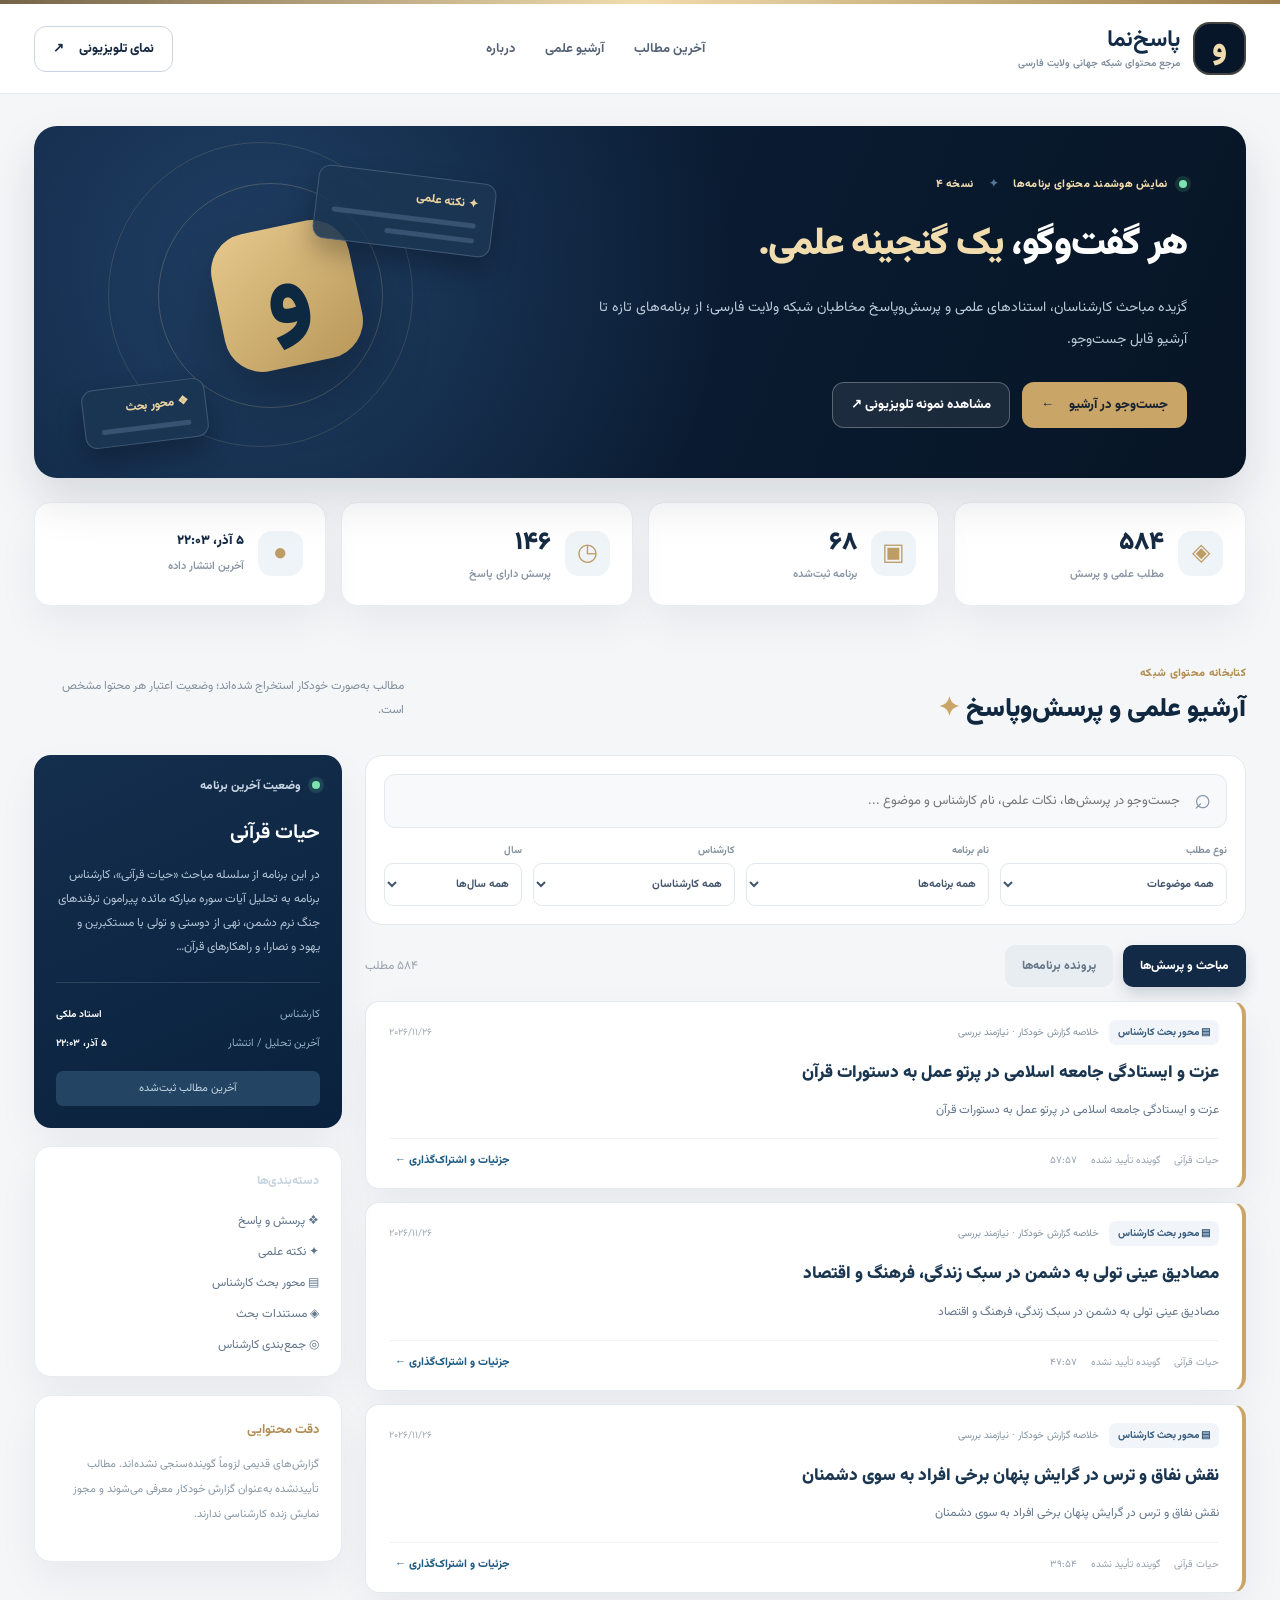
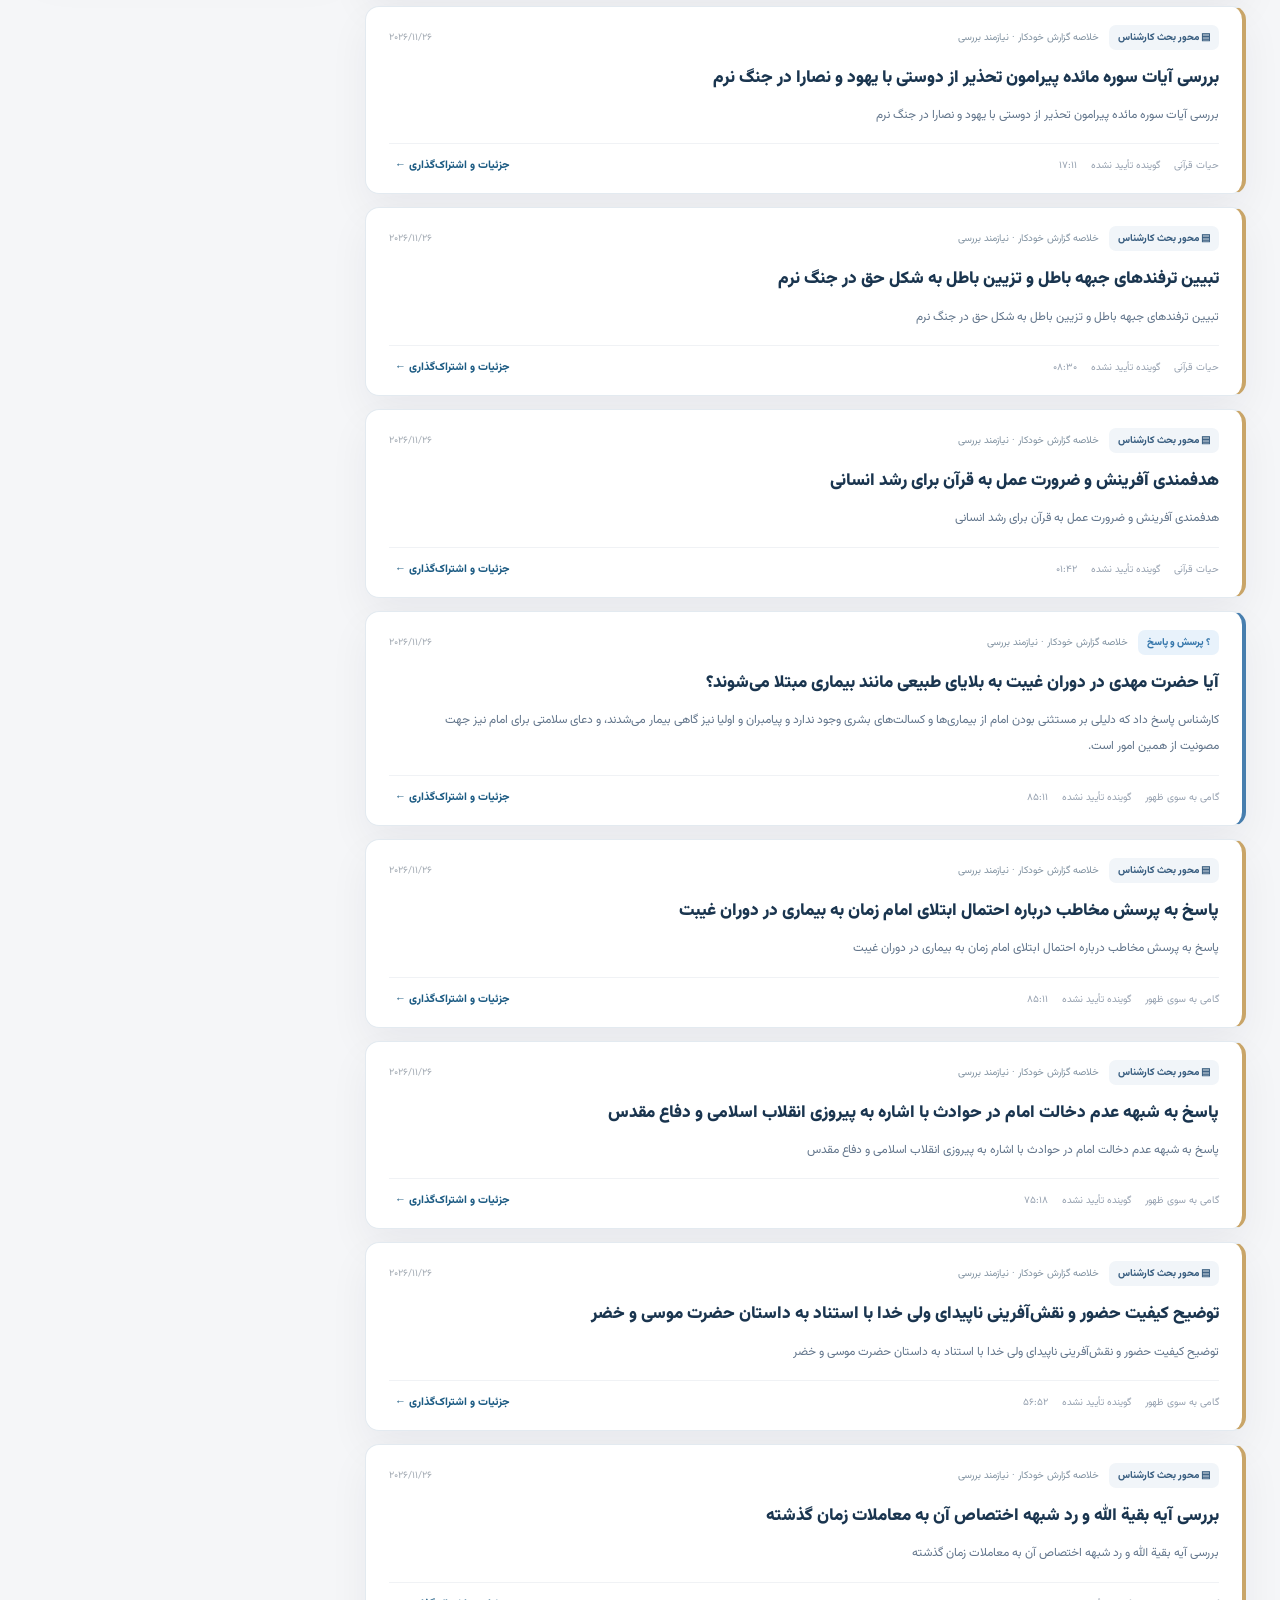
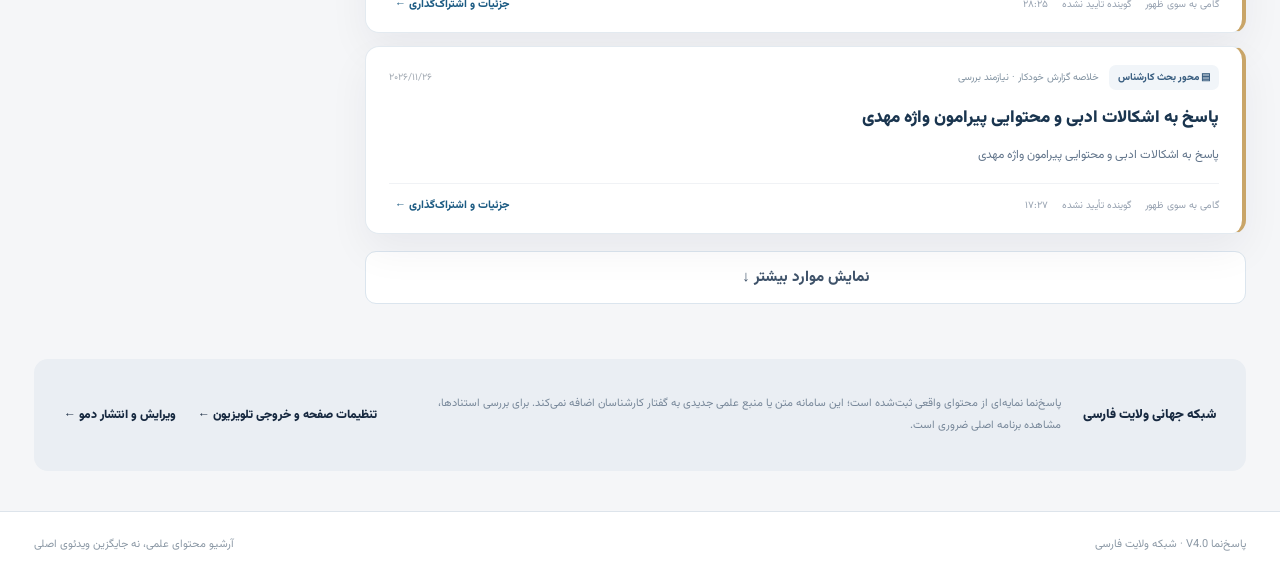
<file: docs/index.html>
<!doctype html>
<html lang="fa" dir="rtl"><head>
<meta charset="utf-8"><meta name="viewport" content="width=device-width, initial-scale=1">
<meta name="theme-color" content="#07172c"><meta name="description" content="پاسخ‌نما — آرشیو علمی و پرسش‌وپاسخ شبکه جهانی ولایت فارسی">
<title>پاسخ‌نما ۴ | محتوای علمی شبکه ولایت فارسی</title>
<link rel="stylesheet" href="assets/styles.css"></head>
<body class="audience-page" data-page="audience">
<div class="topline"></div>
<header class="main-header"><div class="container header-row">
<a class="brand" href="./"><span class="brand-mark">و</span><span><b>پاسخ‌نما</b><small>مرجع محتوای شبکه جهانی ولایت فارسی</small></span></a>
<nav class="nav-links"><a href="#live">آخرین مطالب</a><a href="#archive">آرشیو علمی</a><a href="#about">درباره</a></nav>
<a class="outline-button" href="overlay.html" target="_blank" rel="noopener">نمای تلویزیونی <span>↗</span></a>
</div></header>
<main class="container">
<section class="hero-panel" id="live"><div class="hero-copy"><div class="eyebrow"><span class="signal-dot"></span> نمایش هوشمند محتوای برنامه‌ها <span class="dot-separator">✦</span> نسخه ۴</div>
<h1>هر گفت‌وگو، <span>یک گنجینه علمی.</span></h1><p>گزیده مباحث کارشناسان، استنادهای علمی و پرسش‌وپاسخ مخاطبان شبکه ولایت فارسی؛ از برنامه‌های تازه تا آرشیو قابل جست‌وجو.</p>
<div class="hero-cta"><a href="#archive" class="solid-button">جست‌وجو در آرشیو <span>←</span></a><a href="overlay.html?demo=1" target="_blank" rel="noopener" class="ghost-button">مشاهده نمونه تلویزیونی ↗</a></div></div>
<div class="hero-art" aria-hidden="true"><div class="art-ring a"></div><div class="art-ring b"></div><div class="art-icon">و</div><div class="art-card art-card-1"><span>✦ نکته علمی</span><i></i><i></i></div><div class="art-card art-card-2"><span>❖ محور بحث</span><i></i></div></div></section>
<section class="insight-row" aria-label="آمار آرشیو"><div class="metric"><span class="metric-icon">◈</span><div><strong id="metric-content">—</strong><small>مطلب علمی و پرسش</small></div></div><div class="metric"><span class="metric-icon">▣</span><div><strong id="metric-programs">—</strong><small>برنامه ثبت‌شده</small></div></div><div class="metric"><span class="metric-icon">◷</span><div><strong id="metric-questions">—</strong><small>پرسش دارای پاسخ</small></div></div><div class="metric metric-status"><span class="metric-icon">●</span><div><strong class="small-value" id="last-update">در انتظار نخستین انتشار</strong><small>آخرین انتشار داده</small></div></div></section>
<section class="archive-section" id="archive"><div class="section-heading"><div><span class="kicker">کتابخانه محتوای شبکه</span><h2>آرشیو علمی و پرسش‌وپاسخ <span>✦</span></h2></div><p>مطالب به‌صورت خودکار استخراج شده‌اند؛ وضعیت اعتبار هر محتوا مشخص است.</p></div>
<div class="content-layout"><div class="primary-column">
<div class="search-panel"><label class="search-box"><span>⌕</span><input id="query" type="search" placeholder="جست‌وجو در پرسش‌ها، نکات علمی، نام کارشناس و موضوع ..." aria-label="جست‌وجو"></label>
<div class="filters"><label>نوع مطلب<select id="type-filter"><option value="all">همه موضوعات</option><option value="question_answer">پرسش و پاسخ</option><option value="audience_question">پرسش مخاطب</option><option value="expert_point">نکته علمی</option><option value="expert_topic">محور بحث کارشناس</option><option value="expert_reference">مستندات بحث</option><option value="expert_summary">جمع‌بندی کارشناس</option></select></label><label>نام برنامه<select id="program-filter"><option value="all">همه برنامه‌ها</option></select></label><label>کارشناس<select id="expert-filter"><option value="all">همه کارشناسان</option></select></label><label>سال<select id="year-filter"><option value="all">همه سال‌ها</option></select></label></div></div>
<div class="tabs"><button class="tab active" type="button" data-mode="content">مباحث و پرسش‌ها</button><button class="tab" type="button" data-mode="programs">پرونده برنامه‌ها</button><span id="found-count" class="found-count">— نتیجه</span></div>
<div id="cards" class="cards" aria-live="polite"></div><button id="more" class="more-button" type="button" hidden>نمایش موارد بیشتر ↓</button></div>
<aside class="secondary-column"><div class="side-card side-live"><div class="side-label"><span class="signal-dot"></span> وضعیت آخرین برنامه</div><h3 id="side-program">شبکه ولایت فارسی</h3><p id="side-summary">داده‌های واقعی پس از دریافت گزارش معتبر نمایش داده می‌شوند.</p><div class="side-divider"></div><div class="info-line"><span>کارشناس</span><strong id="side-expert">—</strong></div><div class="info-line"><span>آخرین تحلیل / انتشار</span><strong id="side-time">—</strong></div><div class="status-pill" id="side-status">آخرین مطالب ثبت‌شده</div></div>
<div class="side-card"><span class="side-label">دسته‌بندی‌ها</span><div class="category-list"><span>❖ پرسش و پاسخ</span><span>✦ نکته علمی</span><span>▤ محور بحث کارشناس</span><span>◈ مستندات بحث</span><span>◎ جمع‌بندی کارشناس</span></div></div>
<div class="side-card help-card"><b>دقت محتوایی</b><p>گزارش‌های قدیمی لزوماً گوینده‌سنجی نشده‌اند. مطالب تأییدنشده به‌عنوان گزارش خودکار معرفی می‌شوند و مجوز نمایش زنده کارشناسی ندارند.</p></div></aside></div></section>
<section class="about-panel" id="about"><span>شبکه جهانی ولایت فارسی</span><p>پاسخ‌نما نمایه‌ای از محتوای واقعی ثبت‌شده است؛ این سامانه متن یا منبع علمی جدیدی به گفتار کارشناسان اضافه نمی‌کند. برای بررسی استنادها، مشاهده برنامه اصلی ضروری است.</p><a href="settings.html">تنظیمات صفحه و خروجی تلویزیون ←</a> <a href="demo-editor.html">ویرایش و انتشار دمو ←</a></section>
</main><footer class="footer"><div class="container footer-inner"><span>پاسخ‌نما V4.0 · شبکه ولایت فارسی</span><span>آرشیو محتوای علمی، نه جایگزین ویدئوی اصلی</span></div></footer>
<div id="modal" class="modal" hidden><div class="modal-shade" data-close="1"></div><article class="modal-content" role="dialog" aria-modal="true" aria-labelledby="modal-title"><div class="modal-top"><span id="modal-category">جزئیات مطلب</span><button id="modal-close" type="button" aria-label="بستن">×</button></div><h2 id="modal-title"></h2><p id="modal-body"></p><div id="modal-evidence" class="evidence" hidden></div><div class="modal-meta" id="modal-meta"></div><div class="modal-actions"><button id="copy-link" type="button">کپی لینک مستقیم</button><button id="share" type="button">اشتراک‌گذاری</button></div><small class="modal-warning">خلاصه‌های ماشینی را پیش از استناد علمی مستقل بررسی کنید.</small></article></div>
<div id="notice" class="toast" role="status" hidden></div>
<script src="assets/app.js" defer></script></body></html>
</file>
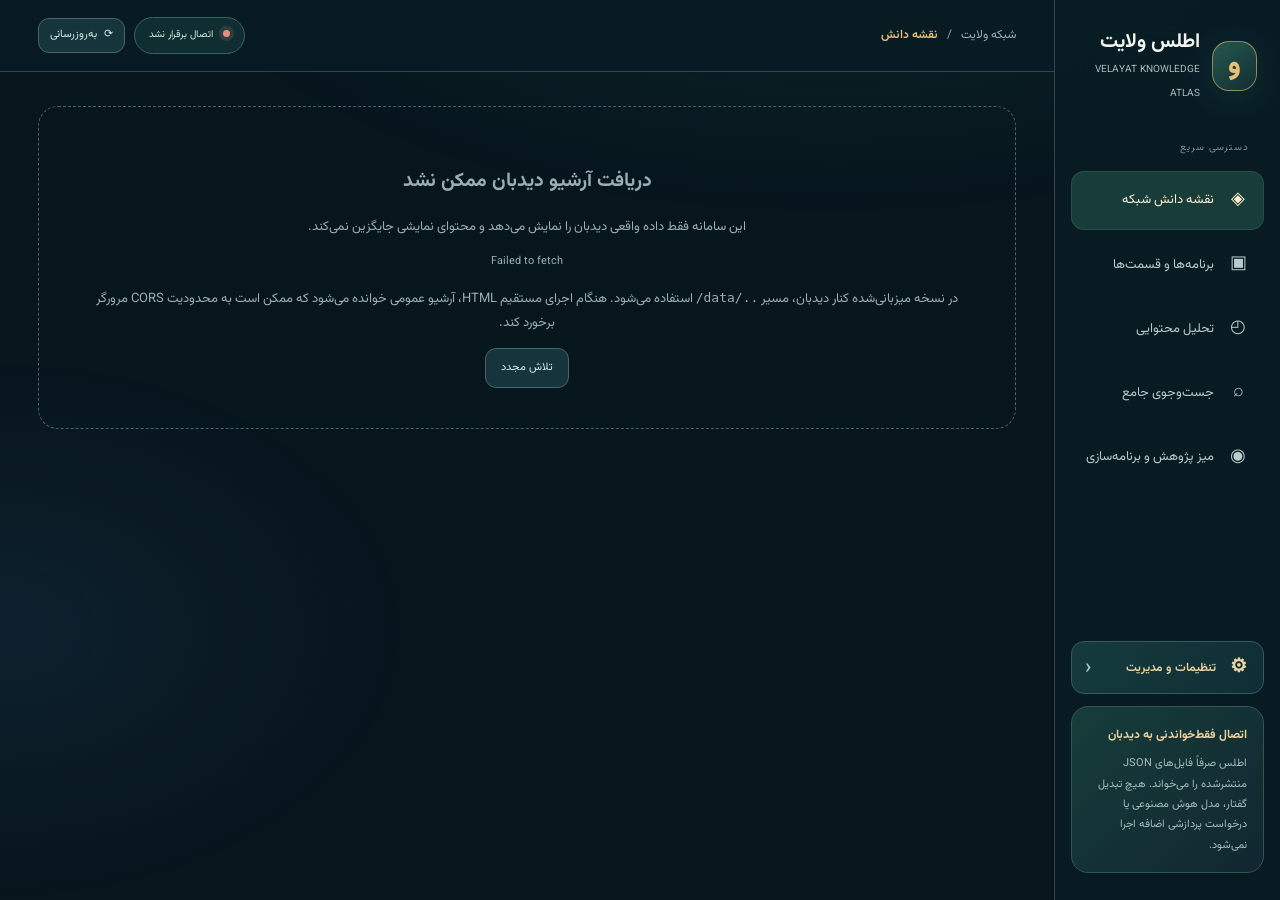
<file: docs/atlas-preview/index.html>
<!doctype html>
<html lang="fa" dir="rtl">
<head>
<meta charset="utf-8"><meta name="viewport" content="width=device-width, initial-scale=1"><meta name="theme-color" content="#071822">
<title>اطلس ولایت | ارتباطات محتوایی دیدبان</title>
<link rel="preconnect" href="https://fonts.googleapis.com"><link href="https://fonts.googleapis.com/css2?family=Vazirmatn:wght@300;400;500;600;700;800;900&display=swap" rel="stylesheet">
<style>
:root{--bg:#07151d;--paper:#0d212b;--paper2:#112b34;--paper3:#163841;--line:#2d4650;--line2:#43666b;--fg:#f2f5ef;--sub:#9aafb3;--gold:#e8bf77;--mint:#59d8c4;--blue:#88b9ff;--rose:#f2a7a9;--vio:#bea7fa;--shadow:0 24px 65px #0005}
*{box-sizing:border-box}html{scroll-behavior:smooth}body{margin:0;color:var(--fg);background:var(--bg);font-family:Vazirmatn,Tahoma,sans-serif;font-size:13px;line-height:1.85}button,input,select,textarea{font:inherit}button{cursor:pointer}a{color:inherit;text-decoration:none}button:focus-visible,input:focus-visible,select:focus-visible,a:focus-visible{outline:2px solid var(--mint);outline-offset:3px}button:disabled{opacity:.55;cursor:default}::selection{background:#e8bf77;color:#0a2229}
body:before{position:fixed;content:"";inset:0;z-index:-1;pointer-events:none;background:radial-gradient(ellipse 70% 45% at 65% -10%,#1c61523b,transparent 75%),radial-gradient(ellipse 37% 35% at 0% 70%,#27476540,transparent 85%)}
.shell{display:flex}.rail{width:226px;position:fixed;inset:0 0 0 auto;background:#091c24ed;z-index:30;display:flex;flex-direction:column;padding:27px 16px;border-left:1px solid var(--line);backdrop-filter:blur(20px)}.brand{display:flex;gap:12px;align-items:center;margin:0 7px 34px}.brand-mark{height:50px;width:50px;display:grid;place-items:center;border:1px solid #e8bf7790;border-radius:17px;background:linear-gradient(140deg,#24594d,#132c33);color:var(--gold);font-size:27px;font-weight:900;box-shadow:0 6px 40px #52d9c31e}.brand strong{display:block;font-size:20px;line-height:1.5}.brand span{font-size:10px;color:#a8c0c0}.rail-kicker{font-size:10px;letter-spacing:1px;color:#79959a;margin:0 15px 13px}.nav{width:100%;text-align:right;display:flex;align-items:center;gap:12px;background:none;color:#b8cccc;border:1px solid transparent;padding:12px 13px;border-radius:13px;margin-bottom:5px}.nav:hover,.nav.on{background:#183c3a;color:#fff0d1;border-color:#5a7a6747}.nav .emoji{font-size:18px;width:24px;text-align:center}.rail-bottom{margin-top:auto;padding:16px;background:linear-gradient(135deg,#163d3a,#112631);border:1px solid #32574e;border-radius:17px}.rail-bottom strong{font-size:12px;color:#ecd29d}.rail-bottom p{font-size:11px;color:#a6bdbb;margin:7px 0 0}.main{min-width:0;width:calc(100% - 226px);margin-right:226px}.top{position:sticky;top:0;z-index:20;background:#091b23db;backdrop-filter:blur(18px);height:72px;border-bottom:1px solid var(--line);display:flex;align-items:center;justify-content:space-between;gap:12px;padding:0 clamp(16px,3vw,48px)}.bread{display:flex;gap:9px;align-items:center;color:var(--sub);font-size:12px}.bread b{font-weight:600;color:var(--gold)}.topright{display:flex;gap:9px;align-items:center}.source-status{background:#102e32;border:1px solid #32665b;border-radius:99px;padding:8px 14px;white-space:nowrap;font-size:10px;color:#c9ecdc}.source-status .led{width:7px;height:7px;border-radius:50%;background:#ddae6d;display:inline-block;margin-left:7px;box-shadow:0 0 0 4px #ddae6d22}.source-status.ok .led{background:#5ddfb7;box-shadow:0 0 0 4px #5ddfb722}.source-status.error .led{background:#e88c81}.button{display:inline-flex;align-items:center;justify-content:center;gap:7px;border:1px solid #47656c;border-radius:11px;background:#15343b;color:#d8efea;padding:9px 15px;font-size:11px;transition:.2s}.button:hover{border-color:var(--gold);background:#21444b;transform:translateY(-1px)}.button.prime{color:#082328;background:linear-gradient(120deg,#efcf92,#dba86a);border-color:#edc78e;font-weight:800}.button.quiet{background:transparent}.button.small{padding:6px 11px}.mobile-menu{display:none}.container{padding:34px clamp(16px,3vw,48px) 70px;max-width:1710px;margin:auto}.hero{position:relative;min-height:260px;overflow:hidden;border:1px solid #4c6865;border-radius:26px;background:linear-gradient(109deg,#123a39 8%,#12313e 51%,#101f36);display:grid;grid-template-columns:minmax(0,1fr) minmax(180px,33%);align-items:center;padding:30px clamp(23px,4vw,55px);box-shadow:var(--shadow)}.hero:before{content:"";position:absolute;inset:0;pointer-events:none;background-image:linear-gradient(#ffffff07 1px,transparent 1px),linear-gradient(90deg,#ffffff07 1px,transparent 1px);background-size:30px 30px;mask-image:linear-gradient(90deg,transparent,#000)}.hero-copy{z-index:2}.overline,.kicker{font-size:10px;letter-spacing:1.6px;font-weight:800;color:var(--mint)}.hero h1{font-size:clamp(27px,3.4vw,46px);line-height:1.48;margin:8px 0}.hero h1 em{font-style:normal;color:var(--gold)}.hero p{color:#c2d6d3;max-width:620px;font-size:13px;margin:0}.hero-actions{display:flex;flex-wrap:wrap;gap:9px;margin-top:19px}.hero-art{position:relative;height:220px;display:grid;place-items:center;isolation:isolate}.orb{position:absolute;width:190px;height:190px;border:1px solid #e4c68a7a;border-radius:50%;box-shadow:0 0 0 24px #ddc48c12,0 0 0 52px #ddc48c0d,0 0 0 79px #ddc48c08;animation:orbit 25s linear infinite}.orb:before,.orb:after{content:"";position:absolute;display:block;border-radius:50%;background:var(--mint);width:14px;height:14px;top:20px;right:13px;box-shadow:0 0 20px #59d8c460}.orb:after{width:20px;height:20px;top:auto;bottom:8px;right:auto;left:20px;background:var(--gold)}.hero-logo{position:relative;width:112px;height:112px;border:1px solid #c8ba8f8c;border-radius:35px;display:grid;place-items:center;font-size:47px;color:var(--gold);font-weight:900;background:linear-gradient(140deg,#285752,#143039);box-shadow:0 0 65px #76dcc634;animation:bob 8s ease-in-out infinite}@keyframes orbit{to{transform:rotate(360deg)}}@keyframes bob{50%{transform:translateY(-13px)}}
.metrics{display:grid;grid-template-columns:repeat(4,minmax(0,1fr));gap:13px;margin-top:16px}.metric{background:linear-gradient(145deg,#102a33,#0c202d);border:1px solid var(--line);padding:17px 20px;border-radius:17px;position:relative;overflow:hidden}.metric:after{content:"";position:absolute;width:100px;height:100px;left:-30px;top:-40px;background:radial-gradient(circle,#57d8c31a,transparent 70%)}.metric strong{font-size:29px;color:var(--gold);line-height:1.5;display:block;font-weight:900}.metric span{font-size:11px;color:var(--sub)}.section-heading{display:flex;gap:11px;align-items:center;justify-content:space-between;margin:32px 0 16px}.section-title{display:flex;align-items:center;gap:11px}.section-line{width:4px;height:33px;border-radius:6px;background:linear-gradient(var(--gold),#aa7944)}.section-title h2{font-size:20px;line-height:1.55;margin:0}.section-title p{font-size:11px;color:var(--sub);margin:2px 0 0}
.toolbar{display:flex;flex-wrap:wrap;align-items:center;gap:10px;margin-bottom:15px}.search{background:#0c242d;border:1px solid var(--line2);border-radius:14px;display:flex;align-items:center;gap:8px;padding:0 15px;flex:1;min-width:220px}.search span{font-size:18px;color:var(--mint)}.search input{background:transparent;color:var(--fg);border:none;outline:none;height:47px;width:100%;font-size:12px}.search input::placeholder{color:#7a959b}.select{border:1px solid var(--line2);color:var(--fg);border-radius:13px;background:#122f38;padding:11px 13px;max-width:220px}.filters{display:flex;gap:7px;flex-wrap:wrap}.tab{padding:8px 13px;border-radius:11px;border:1px solid var(--line);background:#122c34;color:#a7bdbe;font-size:11px}.tab.on{background:#1e4a43;border-color:#6ccfb675;color:#f4e2b5}
.network-layout{display:grid;grid-template-columns:minmax(0,1.9fr) minmax(250px,.8fr);gap:16px}.graph-panel{background:#071c28;border:1px solid #2b4a59;border-radius:23px;overflow:hidden;box-shadow:var(--shadow)}.graph-head{display:flex;justify-content:space-between;align-items:center;gap:10px;padding:13px 17px;border-bottom:1px solid #294656;background:#0b2531}.graph-head b{font-size:12px}.graph-head small{font-size:10px;color:var(--sub)}.graph-viewport{height:525px;position:relative;overflow:hidden;background:radial-gradient(ellipse at 45% 45%,#16415075,transparent 65%),linear-gradient(90deg,#ffffff06 1px,transparent 1px),linear-gradient(#ffffff06 1px,transparent 1px);background-size:auto,38px 38px,38px 38px;touch-action:none;cursor:grab}.graph-viewport:active{cursor:grabbing}.graph-world{width:1040px;height:610px;position:absolute;left:0;top:0;transform-origin:0 0;will-change:transform}.graph-lines{width:100%;height:100%;position:absolute;inset:0;overflow:visible}.graph-lines path{fill:none;stroke:#4f7281;stroke-width:1.7;opacity:.64;transition:.3s;stroke-dasharray:4 5}.graph-lines path.active{stroke:#edcb8f;stroke-width:3;stroke-dasharray:none;opacity:1;filter:drop-shadow(0 0 4px #e8bf775c)}.graph-node{position:absolute;transform:translate(-50%,-50%);border:1px solid #546d72;color:#ebf5ee;background:#123440d9;border-radius:16px;padding:11px 12px;width:148px;max-height:82px;line-height:1.6;text-align:right;box-shadow:0 10px 30px #0005;backdrop-filter:blur(8px);transition:background .2s,border-color .2s,box-shadow .2s;user-select:none;z-index:2}.graph-node:hover,.graph-node.selected{z-index:4;border-color:#f1d395;box-shadow:0 0 0 4px #dfc68f26,0 14px 33px #0007;background:#214a47}.graph-node.program{width:172px;border-color:#d5ab6a;background:linear-gradient(135deg,#3b4c3c,#183b3e)}.graph-node.episode{border-color:#76b29f}.graph-node.expert{border-color:#9cb3f7;background:#1d3649}.graph-node.topic{border-color:#6c8f9d}.graph-node.related{border-color:#a897d7;background:#292e49}.graph-node .ntag{font-size:9px;color:#b1d4cb;display:block;margin-bottom:4px}.graph-node .ntext{font-weight:800;font-size:11px;display:-webkit-box;-webkit-line-clamp:2;-webkit-box-orient:vertical;overflow:hidden}.graph-node .nicon{display:inline-flex;width:17px;height:17px;align-items:center;justify-content:center;border-radius:5px;background:#ffffff1b;margin-left:5px}.graph-node.selected .ntag{color:#f9dca7}.graph-foot{border-top:1px solid #2e4c59;display:flex;flex-wrap:wrap;gap:10px;padding:12px 17px;color:#a4c0c1;font-size:10px}.legend-mark{width:9px;height:9px;border-radius:3px;display:inline-block;margin-left:4px}.graph-tools{display:flex;gap:6px}.graph-tools button{font-size:16px;border:1px solid #36535d;background:#163541;color:#e8eee7;border-radius:9px;min-width:28px;height:28px}.context-panel{border:1px solid var(--line);background:linear-gradient(145deg,#102a34,#0a202b);border-radius:23px;padding:20px;min-height:525px;display:flex;flex-direction:column}.context-panel h3{font-size:19px;margin:11px 0 4px;line-height:1.6}.context-panel p{color:#b0c4c4;line-height:2;margin:9px 0}.context-panel .context-type{font-size:10px;color:var(--mint);letter-spacing:1px;font-weight:800}.context-panel .context-links{margin-top:auto;display:flex;gap:8px;flex-wrap:wrap}.context-panel .context-meta{font-size:11px;color:#cdb88d;padding-top:7px}.context-panel .note{border:1px solid #39575b;border-radius:13px;background:#102d34;font-size:11px;color:#a7bdbb;padding:12px;margin-top:14px}.context-panel .chip{border:1px solid #4f6c6c;border-radius:22px;font-size:10px;padding:4px 9px;color:#cce4db;display:inline-block;margin:4px 0 0 5px}
.results-layout{display:grid;grid-template-columns:1.4fr .8fr;gap:16px}.cards{display:grid;grid-template-columns:repeat(2,minmax(0,1fr));gap:14px}.ep-card{position:relative;border:1px solid var(--line);border-radius:19px;background:linear-gradient(145deg,#102a34,#0d222f);padding:18px;transition:.2s;min-width:0;overflow:hidden}.ep-card:before{content:"";position:absolute;inset:0 auto auto 0;width:115px;height:115px;border-radius:50%;background:radial-gradient(circle,#4ed1b51c,transparent 75%);pointer-events:none}.ep-card:hover{border-color:#dfc08d90;transform:translateY(-3px)}.ep-card .ep-date{font-size:10px;color:#a4b8bc}.ep-card h3{font-size:16px;margin:7px 0 3px;line-height:1.7}.ep-card .topic{font-size:11px;color:#d5c18e;min-height:36px}.ep-card .card-footer{display:flex;align-items:center;justify-content:space-between;gap:10px;margin-top:15px;border-top:1px solid var(--line);padding-top:12px}.person{display:flex;align-items:center;gap:10px;min-width:0}.avatar{width:43px;height:43px;flex:0 0 auto;display:grid;place-items:center;overflow:hidden;border:1px solid #547068;border-radius:13px;background:linear-gradient(130deg,#2b5c53,#133c3b);font-size:20px;color:#e9cf90}.avatar img{width:100%;height:100%;object-fit:cover}.person div{min-width:0}.person b{display:block;font-size:10px;white-space:nowrap;overflow:hidden;text-overflow:ellipsis}.person small{font-size:9px;color:var(--sub)}.insight{border:1px solid var(--line);background:#0e242e;border-radius:20px;padding:20px}.insight h3{font-size:15px;margin:0 0 10px}.bars{display:grid;gap:13px}.bar-label{display:flex;justify-content:space-between;font-size:11px;gap:10px}.bar-track{height:9px;border-radius:7px;overflow:hidden;background:#203d45;margin-top:6px}.bar-track span{display:block;height:100%;background:linear-gradient(90deg,#7bbeb4,#e5bc74);border-radius:7px;transition:width .5s}.source-line{font-size:11px;color:#9cb3b6;margin-top:11px}.empty{padding:40px;text-align:center;border:1px dashed #46646b;border-radius:20px;color:var(--sub)}.footer{margin:40px 0 0;color:#778f97;font-size:10px;text-align:center}
.detail-head{border:1px solid #496a65;border-radius:24px;padding:24px;background:linear-gradient(110deg,#194540,#112f3d);display:flex;gap:19px;align-items:center;position:relative;overflow:hidden}.detail-head:before{content:"";width:320px;height:320px;border:1px solid #d7bc7a35;border-radius:50%;position:absolute;left:-100px;bottom:-210px;box-shadow:0 0 0 50px #d7bc7a0a}.detail-head .portrait{width:115px;height:134px;border-radius:20px;overflow:hidden;display:grid;place-items:center;font-size:40px;font-weight:900;color:#efcf92;background:#244a48;border:1px solid #b0c09555;flex:0 0 auto;position:relative}.detail-head .portrait img{width:100%;height:100%;object-fit:cover}.detail-head .text{position:relative}.detail-head h1{font-size:clamp(19px,2.6vw,31px);margin:5px 0}.detail-head p{font-size:12px;color:#c3d4cf;margin:5px 0}.detail-actions{display:flex;gap:8px;margin-top:12px;flex-wrap:wrap}.detail-grid{display:grid;grid-template-columns:minmax(0,1.55fr) minmax(230px,.7fr);gap:16px;margin-top:16px}.block{background:#0f252f;border:1px solid var(--line);border-radius:20px;padding:20px;margin-bottom:15px}.block h2{font-size:18px;margin:0 0 12px}.block h3{font-size:14px;margin:0 0 8px}.block p{font-size:12px;color:#c3d0d1}.time-track{height:49px;position:relative;border-radius:14px;border:1px solid #496768;background:#152f3a;margin:19px 0 25px;overflow:hidden;display:flex;align-items:stretch}.time-segment{position:absolute;top:4px;bottom:4px;border:1px solid #cce8c76b;border-radius:8px;background:linear-gradient(145deg,#4b8f78,#5ca7a3);opacity:.88;min-width:4px}.time-segment:hover{background:#d6b679;z-index:2}.timeline-list{display:grid;gap:9px}.timeline-point{display:flex;gap:12px;align-items:flex-start;text-align:right;width:100%;padding:11px 13px;border:1px solid #34525c;border-radius:13px;background:#122d37;color:var(--fg)}.timeline-point:hover,.timeline-point.on{background:#1a4848;border-color:#d5b87d}.timecode{border-radius:8px;padding:4px 7px;color:#f0cf90;border:1px solid #756644;background:#393a2c;font-size:10px;white-space:nowrap;direction:ltr}.timeline-point b{font-size:11px}.timeline-point span{font-size:10px;color:#b1c3c6}.qa-item{border:1px solid #37545d;border-radius:13px;margin-bottom:10px;background:#122b36}.qa-item summary{padding:12px 14px;cursor:pointer;font-weight:700;font-size:12px}.qa-item p{padding:0 14px 12px;margin:0}.chips{display:flex;gap:7px;flex-wrap:wrap}.chip{border:1px solid #50665c;border-radius:9px;background:#1b3a39;padding:5px 10px;font-size:10px;color:#d7e4df}.muted{font-size:11px;color:var(--sub)}.warn{background:#352e26;border:1px solid #6a5942;border-radius:12px;padding:11px;color:#dec5a0;font-size:11px}.side-profile{display:flex;align-items:center;gap:11px}.small-avatar{height:52px;width:52px;border-radius:15px;border:1px solid #52686b;overflow:hidden;display:grid;place-items:center;background:#224440;color:#e3c38d;font-size:25px}.small-avatar img{width:100%;height:100%;object-fit:cover}.side-profile b{display:block;font-size:12px}.side-profile small{color:var(--sub);font-size:10px}
.chart-grid{display:grid;grid-template-columns:repeat(2,minmax(0,1fr));gap:16px}.donut-wrap{display:flex;align-items:center;gap:25px;flex-wrap:wrap}.donut{width:190px;height:190px;border-radius:50%;position:relative;display:grid;place-items:center;background:conic-gradient(#5bd5be 0 45%,#e8bf77 45% 71%,#87b7ff 71% 100%)}.donut:before{content:"";position:absolute;inset:28px;border-radius:50%;background:#0e252e}.donut b{position:relative;font-size:24px}.chart-legend{display:grid;gap:9px}.chart-legend div{font-size:11px;color:#d3e2db}.chart-legend i{display:inline-block;width:9px;height:9px;border-radius:3px;margin-left:7px}.inline-records{display:flex;gap:7px;flex-wrap:wrap;margin:12px 0}.inline-records .chip{background:#112d37}
.dialog{border:1px solid #66817b;border-radius:21px;background:#102934;color:var(--fg);padding:25px;width:min(490px,94vw);box-shadow:0 30px 120px #0009}.dialog::backdrop{background:#020a0ed9;backdrop-filter:blur(4px)}.dialog h2{font-size:20px;margin:0 0 10px}.formrow{display:grid;gap:6px;margin:13px 0}.formrow label{color:#bad0cf;font-size:11px}.formrow input,.formrow select{background:#071a24;border:1px solid #46626b;color:#f2f5ef;padding:11px 13px;border-radius:10px;width:100%}.dialog-actions{display:flex;gap:9px;margin-top:15px}.photo-preview{width:90px;height:90px;background:#1b4140;border:1px solid #4d7773;border-radius:17px;display:grid;place-items:center;overflow:hidden;font-size:38px}.photo-preview img{width:100%;height:100%;object-fit:cover}.toast{position:fixed;bottom:25px;left:25px;z-index:80;padding:12px 18px;border-radius:12px;background:#245047;color:#f7edc9;border:1px solid #5e9983;box-shadow:0 15px 50px #0007;max-width:340px;font-size:12px}
@media(max-width:1220px){.network-layout{grid-template-columns:1fr}.context-panel{min-height:0}.results-layout{grid-template-columns:1fr}.chart-grid{grid-template-columns:1fr}.graph-viewport{height:460px}}
@media(max-width:850px){.rail{transform:translateX(100%);transition:.25s}.rail.open{transform:translateX(0)}.main{width:100%;margin-right:0}.mobile-menu{display:inline-flex}.hero{grid-template-columns:1fr}.hero-art{display:none}.metrics{grid-template-columns:repeat(2,minmax(0,1fr))}.top{height:60px}.top .source-status{max-width:150px;overflow:hidden;text-overflow:ellipsis}}
@media(max-width:620px){.container{padding:20px 14px 55px}.top{padding:0 12px}.top .source-status{display:none}.hero{padding:25px 21px;min-height:228px}.hero h1{font-size:28px}.metric{padding:13px}.metric strong{font-size:22px}.cards{grid-template-columns:1fr}.graph-viewport{height:430px}.graph-head{align-items:flex-start;flex-direction:column}.detail-head{flex-direction:column;align-items:flex-start}.detail-grid{grid-template-columns:1fr}.search{min-width:100%}.select{max-width:none;flex:1}.section-heading{align-items:flex-start;flex-direction:column}.button{padding:9px 11px}.hero-actions .button{flex:1}}
@media(prefers-reduced-motion:reduce){*,*:before,*:after{animation-duration:.001ms!important;transition-duration:.001ms!important}}
</style>
<link rel="stylesheet" href="../atlas/atlas-pro.css?v=20261104-settings08">
</head>
<body>
<div class="shell"><aside class="rail" id="rail"><a class="brand" href="#/"><div class="brand-mark">و</div><div><strong>اطلس ولایت</strong><span>VELAYAT KNOWLEDGE ATLAS</span></div></a><div class="rail-kicker">دسترسی سریع</div><button class="nav on" data-view="atlas" onclick="go('#/')"><span class="emoji">◈</span>نقشه دانش شبکه</button><button class="nav" data-view="programs" onclick="go('#/programs')"><span class="emoji">▣</span>برنامه‌ها و قسمت‌ها</button><button class="nav" data-view="analysis" onclick="go('#/analysis')"><span class="emoji">◴</span>تحلیل محتوایی</button><div class="rail-bottom"><strong>اتصال فقط‌خواندنی به دیدبان</strong><p>اطلس صرفاً فایل‌های JSON منتشرشده را می‌خواند. هیچ تبدیل گفتار، مدل هوش مصنوعی یا درخواست پردازشی اضافه اجرا نمی‌شود.</p></div></aside>
<div class="main"><header class="top"><div class="bread"><button class="button quiet small mobile-menu" onclick="document.getElementById('rail').classList.toggle('open')">☰</button>شبکه ولایت <span> / </span><b id="bread">نقشه دانش</b></div><div class="topright"><span id="status" class="source-status"><span class="led"></span>در حال اتصال به آرشیو...</span><button class="button small" onclick="refreshData(true)" title="دریافت مجدد آرشیو منتشرشده دیدبان">⟳ <span class="refresh-label">به‌روزرسانی</span></button></div></header>
<main class="container" id="app"><div class="empty">اطلاعات از آرشیو موجود دیدبان خوانده می‌شود...</div></main></div></div>
<dialog class="dialog" id="photoEditor"><h2>تصویر کارشناس</h2><p class="muted">این تصویر در کارت‌ها و صفحه هر قسمت نمایش داده می‌شود. در نسخه نمایشی، عکس فقط در مرورگر همین دستگاه ذخیره می‌شود.</p><div class="formrow"><label for="personSelect">کارشناس</label><select id="personSelect" onchange="updatePhotoPreview()"></select></div><div class="photo-preview" id="photoPreview">◉</div><div class="formrow"><label for="photoInput">انتخاب عکس از رایانه (JPG، PNG، WEBP)</label><input type="file" id="photoInput" accept="image/jpeg,image/png,image/webp" onchange="previewPhoto()"></div><div class="dialog-actions"><button class="button prime" onclick="savePhoto()">ذخیره عکس</button><button class="button" onclick="removePhoto()">حذف عکس</button><button class="button quiet" onclick="document.getElementById('photoEditor').close()">بستن</button></div><p class="muted">برای انتقال عکس‌های این نسخه به دستگاه دیگر، از خروجی تنظیمات استفاده کنید.</p><button class="button small" onclick="exportPhotos()">دریافت تنظیمات تصاویر</button><label class="button small">بارگذاری تنظیمات <input type="file" accept="application/json" hidden onchange="importPhotos(this)"></label></dialog>
<div id="toast" class="toast" hidden></div>
<script>
'use strict';
const BASE='https://sey3d-m.github.io/velayat-live-monitor/data/';
const LOCAL_PREFIX=(location.protocol==='http:'||location.protocol==='https:'||location.protocol==='file:')?new URL('../data/',location.href).href:BASE;
const IS_DEPLOYED=/sey3d-m\.github\.io\/velayat-live-monitor\//i.test(location.href);
const DATA_BASE=(location.protocol==='file:'||!IS_DEPLOYED)?BASE:LOCAL_PREFIX;
const GENERIC_TAGS=new Set(['شبکه_جهانی_ولایت','شبکه_ولایت','ولایت','برنامه_زنده','شبکه_ولایت_فارسی','velayat','persian','فاطمیه']);
const MAX_EDGES=48, $=s=>document.querySelector(s), $$=s=>Array.from(document.querySelectorAll(s));
let programs=[],content=[],indexInfo={},contentInfo={},sourceError='',currentProgram='',currentEpisode='',currentTopic=-1,activeNode='',search='',filterShow='',viewMode='program',pan={x:0,y:0,scale:.81},graphNodes=[],graphEdges=[],graphDrag=null,photos=loadPhotos(),lastSync=null,lastFetch=0,cacheSnapshot=null;
const esc=v=>String(v??'').replace(/[&<>"']/g,c=>({'&':'&amp;','<':'&lt;','>':'&gt;','"':'&quot;',"'":'&#39;'}[c]));
const norm=v=>String(v||'').replace(/ي/g,'ی').replace(/ك/g,'ک').replace(/\s+/g,' ').trim();
const num=v=>Number(v||0).toLocaleString('fa-IR');
const hhmm=v=>{v=Number(v||0);if(!Number.isFinite(v))return '—';return String(Math.floor(v/3600)).padStart(2,'0')+':'+String(Math.floor(v%3600/60)).padStart(2,'0')+':'+String(Math.floor(v%60)).padStart(2,'0')};
const name=p=>norm(p.program||p.program_title)||'برنامه نامشخص';
const eid=p=>String(p.id||'');
const topics=p=>(Array.isArray(p.key_points)?p.key_points:[]).filter(x=>x&&x.title);
const qa=p=>(Array.isArray(p.questions)?p.questions:[]).filter(x=>x&&x.question);
const chips=p=>(Array.isArray(p.hashtags)?p.hashtags:[]).map(x=>norm(x).replace(/^#/,'')).filter(Boolean);
const specificTags=p=>chips(p).filter(t=>!GENERIC_TAGS.has(t));
const expert=p=>norm(p.expert)||'کارشناس نامشخص';
const get=p=>programs.find(x=>eid(x)===String(p));
const persons=()=>[...new Set(programs.map(expert))].filter(x=>x!=='کارشناس نامشخص').sort((a,b)=>a.localeCompare(b,'fa'));
const photoKey=x=>norm(x).replace(/\s/g,'');
const imageFor=x=>photos[photoKey(x)]||'';
const avatar=(x,size='avatar')=>`<span class="${size}">${imageFor(x)?`<img alt="عکس ${esc(x)}" src="${imageFor(x)}">`:'◉'}</span>`;
function toast(t){const e=$('#toast');e.textContent=t;e.hidden=false;setTimeout(()=>e.hidden=true,3800)}
function loadPhotos(){try{return JSON.parse(localStorage.getItem('velayat_atlas_expert_images_v4')||'{}')}catch(_){return {}}}
function persistPhotos(){try{localStorage.setItem('velayat_atlas_expert_images_v4',JSON.stringify(photos));return true}catch(e){toast('فضای مرورگر کافی نیست؛ عکس در این نشست باقی می‌ماند');return false}}
function openPhotoEditor(who=''){let people=persons();$('#personSelect').innerHTML=people.map(p=>`<option value="${esc(p)}">${esc(p)}</option>`).join('');if(who&&people.includes(who))$('#personSelect').value=who;$('#photoInput').value='';updatePhotoPreview();$('#photoEditor').showModal()}
function updatePhotoPreview(){let who=$('#personSelect').value;$('#photoPreview').innerHTML=imageFor(who)?`<img alt="${esc(who)}" src="${imageFor(who)}">`:'◉'}
function previewPhoto(){let f=$('#photoInput').files?.[0];if(!f)return;if(!['image/jpeg','image/png','image/webp'].includes(f.type)||f.size>12e6){toast('عکس JPG/PNG/WEBP و کمتر از ۱۲ مگابایت انتخاب کنید');return}let url=URL.createObjectURL(f);$('#photoPreview').innerHTML=`<img alt="پیش‌نمایش" src="${url}">`;$('#photoPreview').querySelector('img').onload=()=>URL.revokeObjectURL(url)}
function resizePhoto(file){return new Promise((resolve,reject)=>{let u=URL.createObjectURL(file),img=new Image();img.onload=()=>{let s=Math.min(1,640/Math.max(img.width,img.height)),c=document.createElement('canvas');c.width=Math.max(1,Math.round(img.width*s));c.height=Math.max(1,Math.round(img.height*s));c.getContext('2d').drawImage(img,0,0,c.width,c.height);URL.revokeObjectURL(u);resolve(c.toDataURL('image/jpeg',.8))};img.onerror=()=>{URL.revokeObjectURL(u);reject(new Error('تصویر خوانده نشد'))};img.src=u})}
async function savePhoto(){let f=$('#photoInput').files?.[0];if(!f)return toast('ابتدا عکس را انتخاب کنید');if(!['image/jpeg','image/png','image/webp'].includes(f.type)||f.size>12e6)return toast('تصویر انتخابی معتبر نیست');photos[photoKey($('#personSelect').value)]=await resizePhoto(f);persistPhotos();$('#photoEditor').close();render();toast('عکس کارشناس ذخیره شد')}
function removePhoto(){delete photos[photoKey($('#personSelect').value)];persistPhotos();updatePhotoPreview();render()}
function exportPhotos(){saveFile('velayat-experts-images.json',JSON.stringify({schema:1,photos},null,2),'application/json')}
async function importPhotos(input){let f=input.files?.[0];if(!f)return;try{let x=JSON.parse(await f.text());if(!x||!x.photos||typeof x.photos!=='object')throw Error('bad');for(const [k,v] of Object.entries(x.photos)){if(typeof v==='string'&&/^data:image\/jpeg;base64,/.test(v)&&v.length<1500000)photos[k]=v}persistPhotos();updatePhotoPreview();render();toast('تصاویر بارگذاری شدند')}catch(e){toast('فایل تنظیمات تصاویر معتبر نیست')}finally{input.value=''}}
function saveFile(filename,body,type='text/plain;charset=utf-8'){let blob=new Blob([body],{type}),u=URL.createObjectURL(blob),a=document.createElement('a');a.href=u;a.download=filename;a.click();setTimeout(()=>URL.revokeObjectURL(u),3000)}
async function getJSON(path){let sep=path.includes('?')?'&':'?';let res=await fetch(DATA_BASE+path+sep+'v='+Date.now(),{cache:'no-store',mode:'cors'});if(!res.ok)throw new Error('HTTP '+res.status+' - '+path);return res.json()}
async function refreshData(force=false){if(!force&&Date.now()-lastFetch<60*1000)return;lastFetch=Date.now();const t=$('#status');t.className='source-status';t.innerHTML='<span class="led"></span> در حال خواندن دیدبان…';try{let [index,ci]=await Promise.all([getJSON('index.json'),getJSON('content-index.json')]);if(!Array.isArray(index.years))throw new Error('ساختار آرشیو دیدبان معتبر نیست');let [parts,items]=await Promise.all([Promise.all(index.years.map(y=>{if(!/^archive-\d{4}\.json$/.test(y.path))throw Error('نام فایل آرشیو نامعتبر است');return getJSON(y.path)})),Promise.all((ci.years||[]).map(y=>{if(!/^content-\d{4}\.json$/.test(y.path))throw Error('نام فایل محتوا نامعتبر است');return getJSON(y.path)}))]);const merged=[...new Map(parts.flatMap(p=>Array.isArray(p.programs)?p.programs:[]).filter(p=>p&&p.id).map(p=>[p.id,p])).values()];merged.sort((a,b)=>String(b.date_iso||'').localeCompare(String(a.date_iso||''))||String(b.start||'').localeCompare(String(a.start||'')));let rows=[...new Map(items.flatMap(p=>Array.isArray(p.items)?p.items:[]).filter(x=>x&&x.id).map(x=>[x.id,x])).values()];programs=merged;content=rows;indexInfo=index;contentInfo=ci;sourceError='';lastSync=new Date();cacheSnapshot={programs,content,indexInfo,contentInfo};if(!currentProgram||!programs.some(p=>name(p)===currentProgram))currentProgram=name(programs[0]||{});if(!get(currentEpisode))currentEpisode=programs.find(p=>name(p)===currentProgram)?.id||'';t.className='source-status ok';t.innerHTML=`<span class="led"></span> متصل به خروجی دیدبان · ${num(programs.length)} قسمت`;render();if(force)toast('آرشیو منتشرشده دیدبان خوانده شد')}catch(e){sourceError=e.message||String(e);t.className='source-status error';t.innerHTML='<span class="led"></span> اتصال برقرار نشد';if(cacheSnapshot){({programs,content,indexInfo,contentInfo}=cacheSnapshot);render();toast('اتصال ناموفق بود؛ داده همین نشست نمایش داده شد')}else{$('#app').innerHTML=`<section class="empty"><h2>دریافت آرشیو دیدبان ممکن نشد</h2><p>این سامانه فقط داده واقعی دیدبان را نمایش می‌دهد و محتوای نمایشی جایگزین نمی‌کند.</p><p class="muted">${esc(sourceError)}</p><p>در نسخه میزبانی‌شده کنار دیدبان، مسیر <code>../data/</code> استفاده می‌شود. هنگام اجرای مستقیم HTML، آرشیو عمومی خوانده می‌شود که ممکن است به محدودیت CORS مرورگر برخورد کند.</p><button class="button" onclick="refreshData(true)">تلاش مجدد</button></section>`}}}
function headerPage(){let updated=indexInfo.updated_at?new Date(indexInfo.updated_at).toLocaleString('fa-IR',{dateStyle:'short',timeStyle:'short'}):'ثبت نشده';let counts=[programs.length,content.length,programs.reduce((a,p)=>a+qa(p).length,0),new Set(programs.map(name)).size];return `<section class="hero"><div class="hero-copy"><span class="overline">VELAYAT / KNOWLEDGE ATLAS</span><h1>از پخش زنده تا <em>دانشِ قابل بازیابی</em></h1><p>مسیر واقعی هر برنامه را دنبال کنید: برنامه ← قسمت ← محور زمان‌دار ← پرسش و پاسخ؛ ارتباطات بر مبنای داده‌های منتشرشده دیدبان هستند، نه حدس هوش مصنوعی.</p><div class="hero-actions"><button class="button prime" onclick="document.getElementById('graphAnchor')?.scrollIntoView({behavior:'smooth'})">◈ ورود به نقشه ارتباطات</button><button class="button" onclick="go('#/programs')">▣ مشاهده همه قسمت‌ها</button></div></div><div class="hero-art" aria-hidden="true"><div class="orb"></div><div class="hero-logo">و</div></div></section><div class="metrics">${[['قسمت ثبت‌شده',counts[0]],['مطلب نمایه‌شده',counts[1]],['پرسش پاسخ‌دار',counts[2]],['مجموعه برنامه',counts[3]]].map(a=>`<div class="metric"><strong>${num(a[1])}</strong><span>${a[0]}</span></div>`).join('')}</div><div class="source-line">آخرین انتشار داده در دیدبان: ${esc(updated)} · اطلس صرفاً خواننده آرشیو منتشرشده است.</div>`}
function section(title,sub,right=''){return `<div class="section-heading"><div class="section-title"><span class="section-line"></span><div><h2>${title}</h2><p>${sub}</p></div></div>${right}</div>`}
function groupShows(){let map=new Map();for(let p of programs){let k=name(p);if(!map.has(k))map.set(k,[]);map.get(k).push(p)}return [...map.entries()].sort((a,b)=>b[1].length-a[1].length||a[0].localeCompare(b[0],'fa'))}
function matchSearch(p){if(filterShow&&name(p)!==filterShow)return false;if(!search)return true;let raw=[name(p),expert(p),p.topic,p.summary,...topics(p).map(x=>x.title),...qa(p).flatMap(x=>[x.question,x.answer]),...chips(p)].join(' ');return norm(raw).includes(norm(search))}
function controls(){return `<div class="toolbar"><label class="search"><span>⌕</span><input id="globalSearch" type="search" value="${esc(search)}" placeholder="جست‌وجوی برنامه، کارشناس، موضوع، پرسش…" oninput="changeSearch(this.value)"></label><select class="select" id="showFilter" onchange="changeShow(this.value)"><option value="">همه برنامه‌ها</option>${groupShows().map(([s])=>`<option ${filterShow===s?'selected':''} value="${esc(s)}">${esc(s)}</option>`).join('')}</select><button class="button small" onclick="clearFilters()">پاک کردن فیلتر</button></div>`}
function changeSearch(v){search=v;let h=location.hash;if(h==='#/programs'||h==='#/'||!h){let container=$('#listing');if(container)container.innerHTML=episodeCards(programs.filter(matchSearch).slice(0,30));let found=$('#found');if(found)found.textContent=`${num(programs.filter(matchSearch).length)} نتیجه`;}}function changeShow(v){filterShow=v;render()}function clearFilters(){filterShow='';search='';render()}
function episodeCards(list){if(!list.length)return '<div class="empty">موردی با این مشخصات پیدا نشد.</div>';return `<div class="cards">${list.map(p=>`<article class="ep-card"><span class="kicker">${esc(name(p))}</span><span class="ep-date">${esc(p.date||p.date_iso||'')} · ${esc(p.start||'')}</span><h3>${esc(p.topic||p.program_title||'بدون عنوان موضوع')}</h3><div class="topic">${num(topics(p).length)} محور · ${num(qa(p).length)} پرسش · ${num((p.clips||[]).length)} تقطیع</div><div class="card-footer"><div class="person">${avatar(expert(p))}<div><b>${esc(expert(p))}</b><small>${p.quality==='partial'?'گزارش ناقص':'گزارش دیدبان'}</small></div></div><button class="button small prime" onclick="go('#/episode/${encodeURIComponent(eid(p))}')">مشاهده ←</button></div></article>`).join('')}</div>`}
function latestCards(){return `<section>${section('تازه‌ترین قسمت‌ها','فهرست متصل به خروجی فعلی دیدبان',`<span id="found" class="muted">${num(programs.filter(matchSearch).length)} نتیجه</span>`)}${controls()}<div id="listing">${episodeCards(programs.filter(matchSearch).slice(0,8))}</div></section>`}
function findShared(a,b){const freq={};for(const row of programs)for(const t of new Set(specificTags(row)))freq[t]=(freq[t]||0)+1;const limit=Math.max(3,Math.floor(programs.length*.35));const eligible=t=>freq[t]<=limit;const tagsA=new Set(specificTags(a).filter(eligible));return specificTags(b).filter(t=>eligible(t)&&tagsA.has(t))}
function graphLayout(){const shown=programs.filter(p=>name(p)===currentProgram).slice(0,5);let chosen=get(currentEpisode);if(!chosen||name(chosen)!==currentProgram)chosen=shown[0];if(!chosen)return {nodes:[],edges:[]};currentEpisode=chosen.id;
 let nodes=[{id:'program:'+currentProgram,type:'program',label:currentProgram,x:918,y:292,model:currentProgram,description:'مجموعه‌ای از قسمت‌های ثبت‌شده در دیدبان'}],edges=[];
 let episodeYs=[84,185,286,387,488];shown.forEach((p,i)=>{let id='episode:'+eid(p);nodes.push({id,type:'episode',label:p.topic||p.program_title||p.start,x:706,y:episodeYs[i],model:p.id,description:p.summary});edges.push({a:'program:'+currentProgram,b:id,type:'includes'});});
 let ex=expert(chosen),exId='expert:'+ex;nodes.push({id:exId,type:'expert',label:ex,x:488,y:65,model:ex});edges.push({a:'episode:'+chosen.id,b:exId,type:'expert'});
 const tp=topics(chosen).slice(0,5);let slots=[180,270,360,450,540];tp.forEach((t,i)=>{let id='topic:'+i;nodes.push({id,type:'topic',label:t.title,x:470,y:slots[i],model:i,description:t.title});edges.push({a:'episode:'+chosen.id,b:id,type:'topic'});});
 let related=programs.filter(p=>p.id!==chosen.id&&name(p)!==name(chosen)).map(p=>({p,overlap:findShared(chosen,p)})).filter(x=>x.overlap.length).sort((a,b)=>b.overlap.length-a.overlap.length||String(b.p.date_iso).localeCompare(String(a.p.date_iso))).slice(0,3);
 related.forEach((x,i)=>{const id='related:'+x.p.id;nodes.push({id,type:'related',label:name(x.p),x:206,y:220+i*116,model:x.p.id,overlap:x.overlap});edges.push({a:'episode:'+chosen.id,b:id,type:'related',why:x.overlap.join('، ')})});return {nodes,edges}}
function drawGraph(){let d=graphLayout();graphNodes=d.nodes;graphEdges=d.edges;const v=$('#graphWorld');if(!v)return;let selected=activeNode||'episode:'+currentEpisode;if(!d.nodes.some(n=>n.id===selected))selected='episode:'+currentEpisode;activeNode=selected;let nodesById=Object.fromEntries(d.nodes.map(n=>[n.id,n]));let paths=d.edges.map(e=>{const a=nodesById[e.a],b=nodesById[e.b];if(!a||!b)return '';const m=(a.x+b.x)/2;let c=`M ${a.x} ${a.y} C ${m} ${a.y},${m} ${b.y},${b.x} ${b.y}`;return `<path class="${(selected===e.a||selected===e.b)?'active':''}" d="${c}"/>`}).join('');v.innerHTML=`<svg class="graph-lines" viewBox="0 0 1040 610" aria-hidden="true">${paths}</svg>${d.nodes.map(n=>`<button title="${esc(n.label)}" data-node="${esc(n.id)}" class="graph-node ${n.type} ${n.id===selected?'selected':''}" style="left:${n.x}px;top:${n.y}px" onclick="selectGraphNode(this.dataset.node)"><span class="ntag"><span class="nicon">${({program:'▣',episode:'▶',expert:'♙',topic:'◈',related:'↗'})[n.type]}</span>${({program:'مجموعه برنامه',episode:'قسمت',expert:'کارشناس',topic:'محور زمان‌دار',related:'قسمت مرتبط'})[n.type]}</span><span class="ntext">${esc(n.label)}</span></button>`).join('')}`;v.style.transform=`translate(${pan.x}px,${pan.y}px) scale(${pan.scale})`;drawContext()}
function selectGraphNode(id){const n=graphNodes.find(x=>x.id===id);if(!n)return;activeNode=id;if(n.type==='episode'&&currentEpisode!==n.model){currentEpisode=n.model;activeNode=id;drawGraph()}else if(n.type==='related'){currentProgram=name(get(n.model));currentEpisode=n.model;activeNode='episode:'+n.model;drawGraph()}else{drawGraph()}}
function drawContext(){let el=$('#context');if(!el)return;let n=graphNodes.find(x=>x.id===activeNode)||graphNodes[0];if(!n){el.innerHTML='محتوایی برای نمایش وجود ندارد.';return}let p=get(currentEpisode),extra='',desc='',head='',links='',meta='';if(n.type==='program'){head=n.label;let ep=programs.filter(x=>name(x)===n.label);desc=`این مجموعه شامل ${num(ep.length)} قسمت ثبت‌شده است. با انتخاب هر قسمت، محورهای همان گفتگو و ارتباط آن با کارشناسان و موضوعات را می‌بینید.`;meta=`${num(new Set(ep.map(expert)).size)} کارشناس ثبت‌شده`;links=`<button class="button prime" onclick="go('#/programs')">مشاهده فهرست قسمت‌ها</button>`}
 else if(n.type==='episode'||n.type==='related'){let d=get(n.model);head=d?.topic||d?.program_title||'موضوع برنامه';desc=d?.summary||'خلاصه‌ای در خروجی وجود ندارد';meta=`${esc(name(d))} · ${esc(d?.date||d?.date_iso||'')} · ${esc(d?.start||'')}`;if(n.type==='related')extra=`<div class="note">علت ارتباط: برچسب موضوعی مشخص و مشترک «${esc((n.overlap||[]).join('، '))}» در خروجی دیدبان.</div>`;links=`<button class="button prime" onclick="go('#/episode/${encodeURIComponent(eid(d))}')">ورود به صفحه قسمت ←</button>`}
 else if(n.type==='expert'){head=n.label;let list=programs.filter(x=>expert(x)===n.label);desc=`این کارشناس در ${num(list.length)} قسمت از آرشیو دیده می‌شود. این ارتباط از فیلد نام کارشناس در گزارش دیدبان استخراج شده است.`;extra=`<div style="display:flex;align-items:center;gap:12px;margin-top:12px">${avatar(n.label)}<span class="muted">عکس شخص را می‌توانید به پرونده‌اش اضافه کنید.</span></div>`;links=``}
 else if(n.type==='topic'){let item=topics(p)[n.model];head=item?.title||'محور بحث';desc=`این محور در گزارش دیدبان برای قسمت «${name(p)}» ثبت شده است و به همان قسمت وصل است.`;meta=item?(item.end_sec>item.start_sec?`زمان تقریبی در برنامه: ${hhmm(item.start_sec)} تا ${hhmm(item.end_sec)}`:'زمان دقیق ثبت نشده'):'—';links=`<button class="button prime" onclick="go('#/episode/${encodeURIComponent(eid(p))}')">مشاهده مسیر زمانی قسمت</button>`}
 const rel={program:'مجموعه',episode:'قسمت',related:'قسمت مرتبط',expert:'کارشناس',topic:'محور بحث'}[n.type];el.innerHTML=`<span class="context-type">${rel} / مستند به دیدبان</span><h3>${esc(head)}</h3><p>${esc(desc)}</p><div class="context-meta">${meta}</div>${extra}<div class="context-links">${links}</div>`}
function graphSection(){return `<section id="graphAnchor">${section('نقشه ارتباطات علمی','هر اتصال دارای معنی مشخص و مستند به داده‌های دیدبان است',`<select class="select" id="graphShow" onchange="changeGraphShow(this.value)">${groupShows().map(([k,v])=>`<option value="${esc(k)}" ${currentProgram===k?'selected':''}>${esc(k)} (${num(v.length)})</option>`).join('')}</select>`)}<div class="network-layout"><div class="graph-panel"><div class="graph-head"><div><b>از برنامه تا محور و ارتباطات مشترک</b><small style="display:block">روی هر گره بزنید تا منبع و دلیل ارتباط نمایش داده شود</small></div><div class="graph-tools"><button title="بزرگ‌نمایی" onclick="zoomGraph(1.18)">＋</button><button title="کوچک‌نمایی" onclick="zoomGraph(.85)">−</button><button title="بازنشانی نما" onclick="resetGraph()">⤢</button></div></div><div class="graph-viewport" id="graphViewport"><div class="graph-world" id="graphWorld"></div></div><div class="graph-foot"><span><i class="legend-mark" style="background:var(--gold)"></i>مجموعه</span><span><i class="legend-mark" style="background:var(--mint)"></i>قسمت</span><span><i class="legend-mark" style="background:var(--blue)"></i>کارشناس</span><span><i class="legend-mark" style="background:#9fbdc9"></i>محور</span><span><i class="legend-mark" style="background:var(--vio)"></i>موضوع مشترک</span></div></div><aside class="context-panel" id="context"></aside></div></section>`}
function changeGraphShow(v){currentProgram=v;currentEpisode=programs.find(p=>name(p)===v)?.id||'';activeNode='';drawGraph()}
function resetGraph(){let v=$('#graphViewport');if(!v)return;const s=Math.min(.85,(v.clientWidth-32)/1040,(v.clientHeight-10)/610);pan={x:(v.clientWidth-1040*s)/2,y:(v.clientHeight-610*s)/2,scale:Math.max(.3,s)};drawGraph()}
function zoomGraph(f){pan.scale=Math.max(.5,Math.min(1.5,pan.scale*f));const g=$('#graphWorld');if(g)g.style.transform=`translate(${pan.x}px,${pan.y}px) scale(${pan.scale})`}
function installPan(){let v=$('#graphViewport');if(!v||v.dataset.pan)return;v.dataset.pan='yes';v.addEventListener('pointerdown',e=>{if(e.target.closest('button'))return;graphDrag={x:e.clientX,y:e.clientY,px:pan.x,py:pan.y};v.setPointerCapture(e.pointerId)});v.addEventListener('pointermove',e=>{if(!graphDrag)return;pan.x=graphDrag.px+(e.clientX-graphDrag.x);pan.y=graphDrag.py+(e.clientY-graphDrag.y);$('#graphWorld').style.transform=`translate(${pan.x}px,${pan.y}px) scale(${pan.scale})`});for(let s of ['pointerup','pointercancel'])v.addEventListener(s,()=>graphDrag=null);v.addEventListener('wheel',e=>{e.preventDefault();zoomGraph(e.deltaY>0?.9:1.1)},{passive:false})}
function home(){return headerPage()+graphSection()+latestCards()+`<footer class="footer">اطلس ولایت · داده‌های منتشرشده دیدبان · بدون پردازش مجدد هوش مصنوعی · متن اصلی برای بررسی علمی باید با منبع ویدیو تطبیق داده شود</footer>`}
function showList(){return section('کتابخانه برنامه‌های ولایت','انتخاب هر قسمت، پرونده محتوایی زمان‌دار آن را باز می‌کند')+controls()+`<div id="found" class="source-line">${num(programs.filter(matchSearch).length)} نتیجه</div><div id="listing">${episodeCards(programs.filter(matchSearch).slice(0,100))}</div>`}
function duration(p){return Math.max(3600,...topics(p).map(x=>Number(x.end_sec)||0),...qa(p).map(x=>Number(x.end_sec)||0))}
function timeline(p){const list=topics(p);const max=duration(p);return `<div class="time-track" title="تقسیم‌بندی موضوعی گزارش دیدبان">${list.map((t,i)=>{if(t.end_sec<=t.start_sec)return '';let left=100*Number(t.start_sec)/max,width=Math.max(.6,100*(t.end_sec-t.start_sec)/max);return `<button class="time-segment" title="${esc(t.title)} · ${hhmm(t.start_sec)} تا ${hhmm(t.end_sec)}" style="right:${left}%;width:${width}%" onclick="selectTimeline(${i})"></button>`}).join('')}</div><div class="timeline-list">${list.map((x,i)=>`<button class="timeline-point ${currentTopic===i?'on':''}" onclick="selectTimeline(${i})"><span class="timecode">${hhmm(x.start_sec)}<br>${hhmm(x.end_sec)}</span><div><b>${esc(x.title)}</b><br><span>${x.end_sec>x.start_sec?'محور دارای زمان‌کد گزارش':'زمان دقیق نامشخص'}</span></div></button>`).join('')}</div>`}
function selectTimeline(i){currentTopic=i;$$('.timeline-point').forEach((n,j)=>n.classList.toggle('on',i===j));let t=$('#timelineExplain'),p=get(decodeURIComponent(location.hash.replace('#/episode/','')));if(t&&p){let x=topics(p)[i];t.innerHTML=x?`<strong>${esc(x.title)}</strong><p>این محور در بازه ${hhmm(x.start_sec)} تا ${hhmm(x.end_sec)} در خروجی دیدبان ثبت شده است. متن کامل گفتار در آرشیو عمومی موجود نیست.</p>`:''}}
function episodeDetails(p){let ts=topics(p),qs=qa(p),cs=Array.isArray(p.clips)?p.clips:[];let related=programs.filter(x=>x.id!==p.id&&findShared(p,x).length).map(x=>({x,reason:findShared(p,x)})).sort((a,b)=>b.reason.length-a.reason.length).slice(0,4);return `<button class="button quiet" onclick="go('#/programs')">→ بازگشت به قسمت‌ها</button><div style="height:13px"></div><section class="detail-head"><div class="portrait">${imageFor(expert(p))?`<img src="${imageFor(expert(p))}" alt="${esc(expert(p))}">`:'◉'}</div><div class="text"><span class="overline">${esc(name(p))} · ${esc(p.date||p.date_iso||'')}</span><h1>${esc(p.topic||p.program_title||name(p))}</h1><p>کارشناس: ${esc(expert(p))} | ${esc(p.start||'')} | کیفیت گزارش: ${p.quality==='partial'?'ناقص':'ثبت‌شده'}</p><div class="detail-actions"><button class="button" onclick="copySummary('${esc(p.id)}')">کپی خلاصه</button><button class="button" onclick="saveFile('didban-${esc(p.id)}.json',JSON.stringify(get('${esc(p.id)}'),null,2),'application/json')">دانلود خروجی دیدبان</button></div></div></section><div class="detail-grid"><div><section class="block"><span class="kicker">خلاصه برگرفته از دیدبان</span><h2>خلاصه این قسمت</h2><p>${esc(p.summary||'خلاصه‌ای در آرشیو موجود نیست.')}</p></section><section class="block"><span class="kicker">TIMED CONTENT / نقاط مهم</span><h2>مسیر زمانی محورها</h2><p class="muted">نوار هر محور از همان زمان‌کد درج‌شده در گزارش دیدبان ساخته شده است؛ با انتخاب هر قسمت آن را بررسی کنید.</p>${ts.length?timeline(p):'<p>محور زمان‌دار ثبت نشده است.</p>'}<div class="note" id="timelineExplain"></div></section><section class="block"><h2>پرسش و پاسخ‌های ثبت‌شده</h2>${qs.length?qs.map((q,i)=>`<details class="qa-item" ${i===0?'open':''}><summary>${num(i+1)}. ${esc(q.question)} <span class="muted">· ${hhmm(q.start_sec)}</span></summary><p>${esc(q.answer||'پاسخی در خروجی ثبت نشده است')}</p></details>`).join(''):'<p class="muted">پرسش پاسخ‌داری برای این قسمت در خروجی عمومی ثبت نشده است.</p>'}</section><section class="block"><h2>فهرست تقطیع‌های پیشنهادی</h2>${cs.length?cs.map(c=>`<div class="timeline-point" style="margin-bottom:8px"><span class="timecode">${hhmm(c.start_sec)}<br>${hhmm(c.end_sec)}</span><b>${esc(c.title)}</b></div>`).join(''):'<p class="muted">تقطیعی ثبت نشده است.</p>'}</section></div><aside><div class="block"><h3>شناسنامه تولید</h3><div class="side-profile">${avatar(expert(p),'small-avatar')}<div><b>${esc(expert(p))}</b><small>${esc(name(p))}</small></div></div><div class="source-line">مجری: ${esc(p.host||'ثبت نشده')}<br>تاریخ: ${esc(p.date||p.date_iso||'')}<br>شناسه: ${esc(p.id)}<br>وضعیت: ${esc(p.quality||'ثبت نشده')}</div></div><div class="block"><h3>برچسب‌های موضوعی دیدبان</h3><div class="chips">${chips(p).map(t=>`<span class="chip">#${esc(t)}</span>`).join('')}</div></div><div class="block"><h3>ارتباط با قسمت‌های دیگر</h3>${related.length?related.map(r=>`<button class="timeline-point" style="margin-bottom:8px" onclick="go('#/episode/${encodeURIComponent(r.x.id)}')"><div><b>${esc(name(r.x))}</b><br><span>دلیل ارتباط: ${esc(r.reason.join('، '))}</span></div></button>`).join(''):'<p class="muted">برچسب مشترک مشخصی با قسمت‌های دیگر ثبت نشده است.</p>'}</div><div class="warn">تمام متون این صفحه، خلاصه و داده خودکار دیدبان هستند. صحت ادعاها و استنادهای علمی به‌صورت مستقل در اطلس بررسی نشده است.</div></aside></div>`}
function copySummary(id){let p=get(id);if(!p)return;let str=`${name(p)} | ${p.topic}\n${expert(p)}\n\n${p.summary}`;if(navigator.clipboard?.writeText)navigator.clipboard.writeText(str).then(()=>toast('خلاصه کپی شد')).catch(()=>prompt('متن خلاصه',str));else prompt('متن خلاصه',str)}
function chartBars(arr,limit=10){let sorted=arr.slice(0,limit),max=Math.max(1,...sorted.map(x=>x[1]));return `<div class="bars">${sorted.map(([k,v])=>`<div><div class="bar-label"><span>${esc(k)}</span><b>${num(v)}</b></div><div class="bar-track"><span style="width:${Math.max(1,100*v/max)}%"></span></div></div>`).join('')}</div>`}
function analysis(){let s=groupShows(),counts=[['محورهای کارشناس',programs.reduce((a,p)=>a+topics(p).length,0)],['پرسش‌های پاسخ‌دار',programs.reduce((a,p)=>a+qa(p).length,0)],['تقطیع‌های پیشنهادی',programs.reduce((a,p)=>a+(p.clips||[]).length,0)]];let total=counts.reduce((a,x)=>a+x[1],0),percent=0,colors=['#5bd5be','#e8bf77','#87b7ff'],grad=counts.map((x,i)=>{let from=percent;percent+=total?100*x[1]/total:0;return `${colors[i]} ${from}% ${percent}%`}).join(',');return headerPage()+section('تحلیل آماری محتوا','فقط شاخص‌های واقعی قابل استخراج از خروجی‌های ذخیره‌شده دیدبان')+`<div class="chart-grid"><div class="block"><h2>تعداد قسمت‌ها بر اساس مجموعه برنامه</h2>${chartBars(s.map(([k,v])=>[k,v.length]))}</div><div class="block"><h2>ترکیب اقلام ثبت‌شده</h2><div class="donut-wrap"><div class="donut" style="background:conic-gradient(${grad})"><b>${num(total)}</b></div><div class="chart-legend">${counts.map((x,i)=>`<div><i style="background:${colors[i]}"></i>${esc(x[0])}: ${num(x[1])}</div>`).join('')}</div></div></div></div><div class="block"><h2>حجم اقلام به تفکیک هر مجموعه</h2>${chartBars(s.map(([k,v])=>[k,v.reduce((a,p)=>a+topics(p).length+qa(p).length+(p.clips||[]).length,0)]))}</div><p class="source-line">نمودارها شمارش مستقیم داده‌های موجود هستند؛ عدد بازدید، اثرگذاری یا مخاطب از این فایل‌ها قابل استخراج نیست.</p>`}
function render(){if(!programs.length)return;let hash=decodeURIComponent(location.hash||'#/');let html='',key='atlas',title='نقشه دانش';if(hash.startsWith('#/episode/')){let p=get(hash.slice(10));if(!p)return go('#/programs');html=episodeDetails(p);key='programs';title='جزئیات قسمت';currentTopic=-1}else if(hash==='#/programs'){html=showList();key='programs';title='برنامه‌ها و قسمت‌ها'}else if(hash==='#/analysis'){html=analysis();key='analysis';title='تحلیل محتوایی'}else{html=home()};$('#app').innerHTML=html;$('#bread').textContent=title;$$('.nav').forEach(x=>x.classList.toggle('on',x.dataset.view===key));if(key==='atlas'){installPan();resetGraph()}}
function go(h){location.hash=h;$('#rail').classList.remove('open');if(location.hash===h){render();window.scrollTo({top:0,behavior:'smooth'})}}
window.addEventListener('hashchange',()=>{render();window.scrollTo(0,0)});
refreshData();setInterval(()=>{if(document.visibilityState==='visible')refreshData()},10*60*1000);
</script>
<script defer src="../atlas/atlas-pro.js?v=20261104-settings08"></script>
</body></html>
</file>
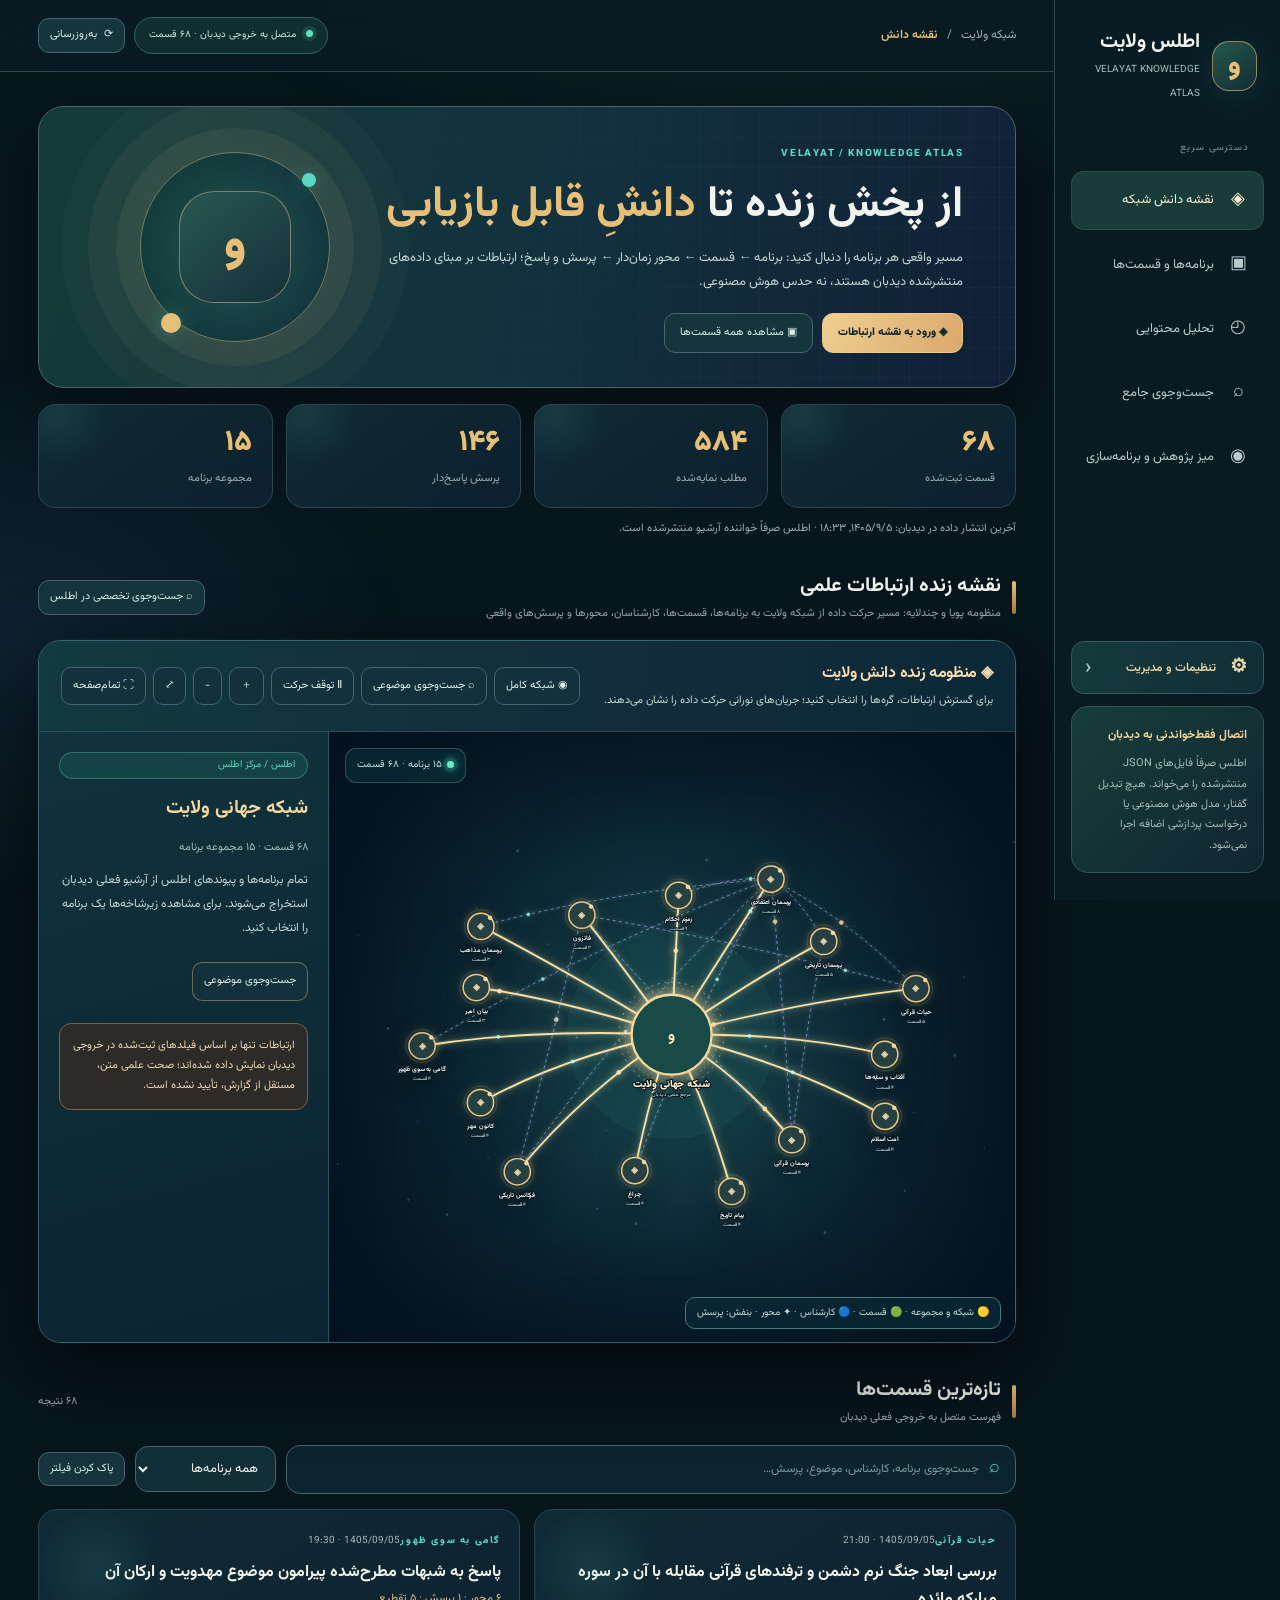
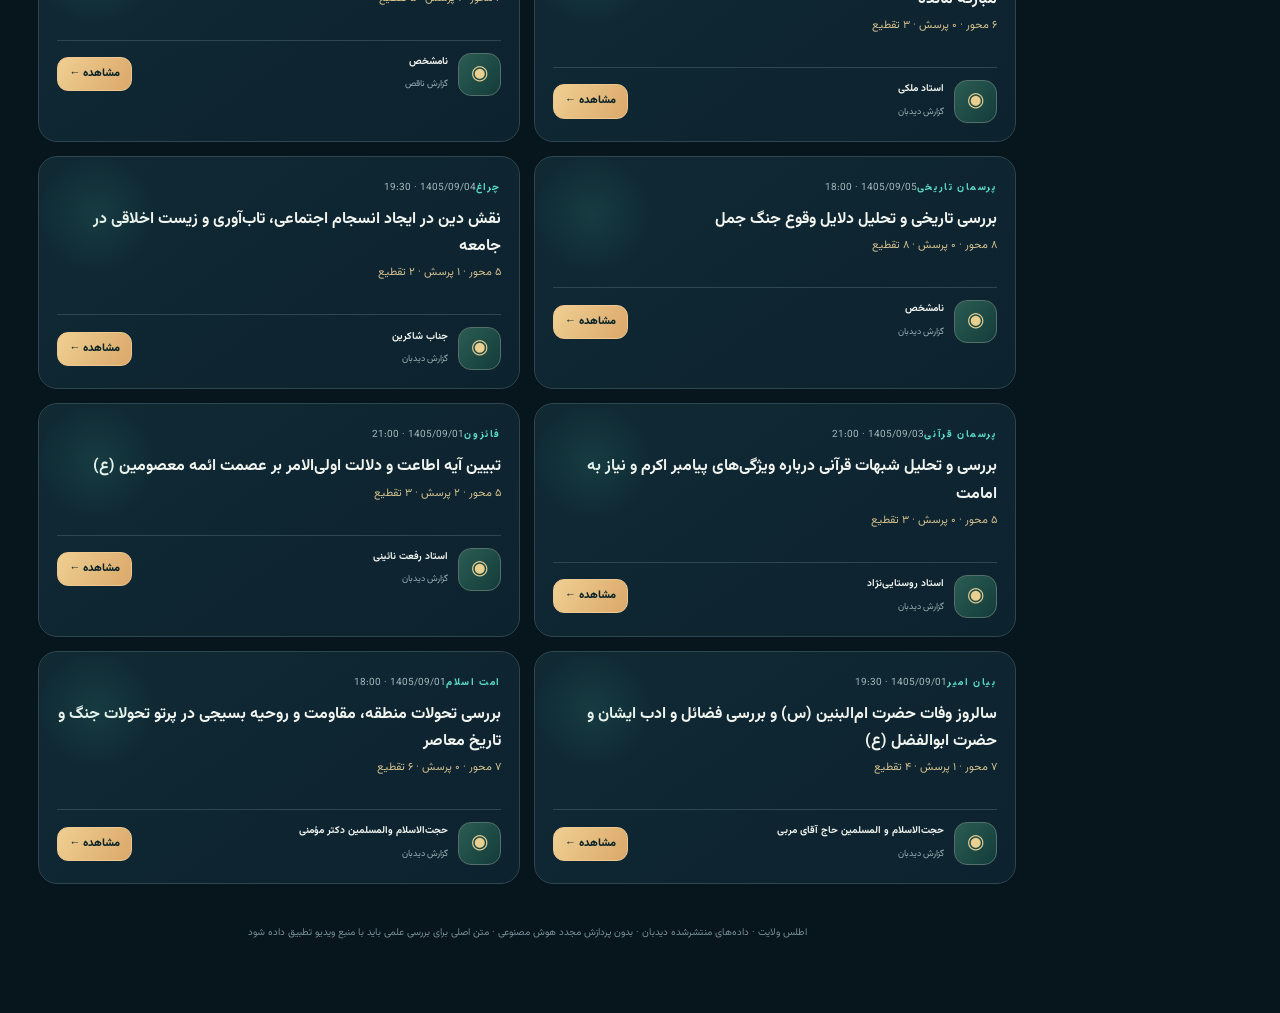
<file: docs/atlas/index.html>
<!doctype html>
<html lang="fa" dir="rtl">
<head>
<meta charset="utf-8"><meta name="viewport" content="width=device-width, initial-scale=1"><meta name="theme-color" content="#071822">
<title>اطلس ولایت | ارتباطات محتوایی دیدبان</title>
<link rel="preconnect" href="https://fonts.googleapis.com"><link href="https://fonts.googleapis.com/css2?family=Vazirmatn:wght@300;400;500;600;700;800;900&display=swap" rel="stylesheet">
<style>
:root{--bg:#07151d;--paper:#0d212b;--paper2:#112b34;--paper3:#163841;--line:#2d4650;--line2:#43666b;--fg:#f2f5ef;--sub:#9aafb3;--gold:#e8bf77;--mint:#59d8c4;--blue:#88b9ff;--rose:#f2a7a9;--vio:#bea7fa;--shadow:0 24px 65px #0005}
*{box-sizing:border-box}html{scroll-behavior:smooth}body{margin:0;color:var(--fg);background:var(--bg);font-family:Vazirmatn,Tahoma,sans-serif;font-size:13px;line-height:1.85}button,input,select,textarea{font:inherit}button{cursor:pointer}a{color:inherit;text-decoration:none}button:focus-visible,input:focus-visible,select:focus-visible,a:focus-visible{outline:2px solid var(--mint);outline-offset:3px}button:disabled{opacity:.55;cursor:default}::selection{background:#e8bf77;color:#0a2229}
body:before{position:fixed;content:"";inset:0;z-index:-1;pointer-events:none;background:radial-gradient(ellipse 70% 45% at 65% -10%,#1c61523b,transparent 75%),radial-gradient(ellipse 37% 35% at 0% 70%,#27476540,transparent 85%)}
.shell{display:flex}.rail{width:226px;position:fixed;inset:0 0 0 auto;background:#091c24ed;z-index:30;display:flex;flex-direction:column;padding:27px 16px;border-left:1px solid var(--line);backdrop-filter:blur(20px)}.brand{display:flex;gap:12px;align-items:center;margin:0 7px 34px}.brand-mark{height:50px;width:50px;display:grid;place-items:center;border:1px solid #e8bf7790;border-radius:17px;background:linear-gradient(140deg,#24594d,#132c33);color:var(--gold);font-size:27px;font-weight:900;box-shadow:0 6px 40px #52d9c31e}.brand strong{display:block;font-size:20px;line-height:1.5}.brand span{font-size:10px;color:#a8c0c0}.rail-kicker{font-size:10px;letter-spacing:1px;color:#79959a;margin:0 15px 13px}.nav{width:100%;text-align:right;display:flex;align-items:center;gap:12px;background:none;color:#b8cccc;border:1px solid transparent;padding:12px 13px;border-radius:13px;margin-bottom:5px}.nav:hover,.nav.on{background:#183c3a;color:#fff0d1;border-color:#5a7a6747}.nav .emoji{font-size:18px;width:24px;text-align:center}.rail-bottom{margin-top:auto;padding:16px;background:linear-gradient(135deg,#163d3a,#112631);border:1px solid #32574e;border-radius:17px}.rail-bottom strong{font-size:12px;color:#ecd29d}.rail-bottom p{font-size:11px;color:#a6bdbb;margin:7px 0 0}.main{min-width:0;width:calc(100% - 226px);margin-right:226px}.top{position:sticky;top:0;z-index:20;background:#091b23db;backdrop-filter:blur(18px);height:72px;border-bottom:1px solid var(--line);display:flex;align-items:center;justify-content:space-between;gap:12px;padding:0 clamp(16px,3vw,48px)}.bread{display:flex;gap:9px;align-items:center;color:var(--sub);font-size:12px}.bread b{font-weight:600;color:var(--gold)}.topright{display:flex;gap:9px;align-items:center}.source-status{background:#102e32;border:1px solid #32665b;border-radius:99px;padding:8px 14px;white-space:nowrap;font-size:10px;color:#c9ecdc}.source-status .led{width:7px;height:7px;border-radius:50%;background:#ddae6d;display:inline-block;margin-left:7px;box-shadow:0 0 0 4px #ddae6d22}.source-status.ok .led{background:#5ddfb7;box-shadow:0 0 0 4px #5ddfb722}.source-status.error .led{background:#e88c81}.button{display:inline-flex;align-items:center;justify-content:center;gap:7px;border:1px solid #47656c;border-radius:11px;background:#15343b;color:#d8efea;padding:9px 15px;font-size:11px;transition:.2s}.button:hover{border-color:var(--gold);background:#21444b;transform:translateY(-1px)}.button.prime{color:#082328;background:linear-gradient(120deg,#efcf92,#dba86a);border-color:#edc78e;font-weight:800}.button.quiet{background:transparent}.button.small{padding:6px 11px}.mobile-menu{display:none}.container{padding:34px clamp(16px,3vw,48px) 70px;max-width:1710px;margin:auto}.hero{position:relative;min-height:260px;overflow:hidden;border:1px solid #4c6865;border-radius:26px;background:linear-gradient(109deg,#123a39 8%,#12313e 51%,#101f36);display:grid;grid-template-columns:minmax(0,1fr) minmax(180px,33%);align-items:center;padding:30px clamp(23px,4vw,55px);box-shadow:var(--shadow)}.hero:before{content:"";position:absolute;inset:0;pointer-events:none;background-image:linear-gradient(#ffffff07 1px,transparent 1px),linear-gradient(90deg,#ffffff07 1px,transparent 1px);background-size:30px 30px;mask-image:linear-gradient(90deg,transparent,#000)}.hero-copy{z-index:2}.overline,.kicker{font-size:10px;letter-spacing:1.6px;font-weight:800;color:var(--mint)}.hero h1{font-size:clamp(27px,3.4vw,46px);line-height:1.48;margin:8px 0}.hero h1 em{font-style:normal;color:var(--gold)}.hero p{color:#c2d6d3;max-width:620px;font-size:13px;margin:0}.hero-actions{display:flex;flex-wrap:wrap;gap:9px;margin-top:19px}.hero-art{position:relative;height:220px;display:grid;place-items:center;isolation:isolate}.orb{position:absolute;width:190px;height:190px;border:1px solid #e4c68a7a;border-radius:50%;box-shadow:0 0 0 24px #ddc48c12,0 0 0 52px #ddc48c0d,0 0 0 79px #ddc48c08;animation:orbit 25s linear infinite}.orb:before,.orb:after{content:"";position:absolute;display:block;border-radius:50%;background:var(--mint);width:14px;height:14px;top:20px;right:13px;box-shadow:0 0 20px #59d8c460}.orb:after{width:20px;height:20px;top:auto;bottom:8px;right:auto;left:20px;background:var(--gold)}.hero-logo{position:relative;width:112px;height:112px;border:1px solid #c8ba8f8c;border-radius:35px;display:grid;place-items:center;font-size:47px;color:var(--gold);font-weight:900;background:linear-gradient(140deg,#285752,#143039);box-shadow:0 0 65px #76dcc634;animation:bob 8s ease-in-out infinite}@keyframes orbit{to{transform:rotate(360deg)}}@keyframes bob{50%{transform:translateY(-13px)}}
.metrics{display:grid;grid-template-columns:repeat(4,minmax(0,1fr));gap:13px;margin-top:16px}.metric{background:linear-gradient(145deg,#102a33,#0c202d);border:1px solid var(--line);padding:17px 20px;border-radius:17px;position:relative;overflow:hidden}.metric:after{content:"";position:absolute;width:100px;height:100px;left:-30px;top:-40px;background:radial-gradient(circle,#57d8c31a,transparent 70%)}.metric strong{font-size:29px;color:var(--gold);line-height:1.5;display:block;font-weight:900}.metric span{font-size:11px;color:var(--sub)}.section-heading{display:flex;gap:11px;align-items:center;justify-content:space-between;margin:32px 0 16px}.section-title{display:flex;align-items:center;gap:11px}.section-line{width:4px;height:33px;border-radius:6px;background:linear-gradient(var(--gold),#aa7944)}.section-title h2{font-size:20px;line-height:1.55;margin:0}.section-title p{font-size:11px;color:var(--sub);margin:2px 0 0}
.toolbar{display:flex;flex-wrap:wrap;align-items:center;gap:10px;margin-bottom:15px}.search{background:#0c242d;border:1px solid var(--line2);border-radius:14px;display:flex;align-items:center;gap:8px;padding:0 15px;flex:1;min-width:220px}.search span{font-size:18px;color:var(--mint)}.search input{background:transparent;color:var(--fg);border:none;outline:none;height:47px;width:100%;font-size:12px}.search input::placeholder{color:#7a959b}.select{border:1px solid var(--line2);color:var(--fg);border-radius:13px;background:#122f38;padding:11px 13px;max-width:220px}.filters{display:flex;gap:7px;flex-wrap:wrap}.tab{padding:8px 13px;border-radius:11px;border:1px solid var(--line);background:#122c34;color:#a7bdbe;font-size:11px}.tab.on{background:#1e4a43;border-color:#6ccfb675;color:#f4e2b5}
.network-layout{display:grid;grid-template-columns:minmax(0,1.9fr) minmax(250px,.8fr);gap:16px}.graph-panel{background:#071c28;border:1px solid #2b4a59;border-radius:23px;overflow:hidden;box-shadow:var(--shadow)}.graph-head{display:flex;justify-content:space-between;align-items:center;gap:10px;padding:13px 17px;border-bottom:1px solid #294656;background:#0b2531}.graph-head b{font-size:12px}.graph-head small{font-size:10px;color:var(--sub)}.graph-viewport{height:525px;position:relative;overflow:hidden;background:radial-gradient(ellipse at 45% 45%,#16415075,transparent 65%),linear-gradient(90deg,#ffffff06 1px,transparent 1px),linear-gradient(#ffffff06 1px,transparent 1px);background-size:auto,38px 38px,38px 38px;touch-action:none;cursor:grab}.graph-viewport:active{cursor:grabbing}.graph-world{width:1040px;height:610px;position:absolute;left:0;top:0;transform-origin:0 0;will-change:transform}.graph-lines{width:100%;height:100%;position:absolute;inset:0;overflow:visible}.graph-lines path{fill:none;stroke:#4f7281;stroke-width:1.7;opacity:.64;transition:.3s;stroke-dasharray:4 5}.graph-lines path.active{stroke:#edcb8f;stroke-width:3;stroke-dasharray:none;opacity:1;filter:drop-shadow(0 0 4px #e8bf775c)}.graph-node{position:absolute;transform:translate(-50%,-50%);border:1px solid #546d72;color:#ebf5ee;background:#123440d9;border-radius:16px;padding:11px 12px;width:148px;max-height:82px;line-height:1.6;text-align:right;box-shadow:0 10px 30px #0005;backdrop-filter:blur(8px);transition:background .2s,border-color .2s,box-shadow .2s;user-select:none;z-index:2}.graph-node:hover,.graph-node.selected{z-index:4;border-color:#f1d395;box-shadow:0 0 0 4px #dfc68f26,0 14px 33px #0007;background:#214a47}.graph-node.program{width:172px;border-color:#d5ab6a;background:linear-gradient(135deg,#3b4c3c,#183b3e)}.graph-node.episode{border-color:#76b29f}.graph-node.expert{border-color:#9cb3f7;background:#1d3649}.graph-node.topic{border-color:#6c8f9d}.graph-node.related{border-color:#a897d7;background:#292e49}.graph-node .ntag{font-size:9px;color:#b1d4cb;display:block;margin-bottom:4px}.graph-node .ntext{font-weight:800;font-size:11px;display:-webkit-box;-webkit-line-clamp:2;-webkit-box-orient:vertical;overflow:hidden}.graph-node .nicon{display:inline-flex;width:17px;height:17px;align-items:center;justify-content:center;border-radius:5px;background:#ffffff1b;margin-left:5px}.graph-node.selected .ntag{color:#f9dca7}.graph-foot{border-top:1px solid #2e4c59;display:flex;flex-wrap:wrap;gap:10px;padding:12px 17px;color:#a4c0c1;font-size:10px}.legend-mark{width:9px;height:9px;border-radius:3px;display:inline-block;margin-left:4px}.graph-tools{display:flex;gap:6px}.graph-tools button{font-size:16px;border:1px solid #36535d;background:#163541;color:#e8eee7;border-radius:9px;min-width:28px;height:28px}.context-panel{border:1px solid var(--line);background:linear-gradient(145deg,#102a34,#0a202b);border-radius:23px;padding:20px;min-height:525px;display:flex;flex-direction:column}.context-panel h3{font-size:19px;margin:11px 0 4px;line-height:1.6}.context-panel p{color:#b0c4c4;line-height:2;margin:9px 0}.context-panel .context-type{font-size:10px;color:var(--mint);letter-spacing:1px;font-weight:800}.context-panel .context-links{margin-top:auto;display:flex;gap:8px;flex-wrap:wrap}.context-panel .context-meta{font-size:11px;color:#cdb88d;padding-top:7px}.context-panel .note{border:1px solid #39575b;border-radius:13px;background:#102d34;font-size:11px;color:#a7bdbb;padding:12px;margin-top:14px}.context-panel .chip{border:1px solid #4f6c6c;border-radius:22px;font-size:10px;padding:4px 9px;color:#cce4db;display:inline-block;margin:4px 0 0 5px}
.results-layout{display:grid;grid-template-columns:1.4fr .8fr;gap:16px}.cards{display:grid;grid-template-columns:repeat(2,minmax(0,1fr));gap:14px}.ep-card{position:relative;border:1px solid var(--line);border-radius:19px;background:linear-gradient(145deg,#102a34,#0d222f);padding:18px;transition:.2s;min-width:0;overflow:hidden}.ep-card:before{content:"";position:absolute;inset:0 auto auto 0;width:115px;height:115px;border-radius:50%;background:radial-gradient(circle,#4ed1b51c,transparent 75%);pointer-events:none}.ep-card:hover{border-color:#dfc08d90;transform:translateY(-3px)}.ep-card .ep-date{font-size:10px;color:#a4b8bc}.ep-card h3{font-size:16px;margin:7px 0 3px;line-height:1.7}.ep-card .topic{font-size:11px;color:#d5c18e;min-height:36px}.ep-card .card-footer{display:flex;align-items:center;justify-content:space-between;gap:10px;margin-top:15px;border-top:1px solid var(--line);padding-top:12px}.person{display:flex;align-items:center;gap:10px;min-width:0}.avatar{width:43px;height:43px;flex:0 0 auto;display:grid;place-items:center;overflow:hidden;border:1px solid #547068;border-radius:13px;background:linear-gradient(130deg,#2b5c53,#133c3b);font-size:20px;color:#e9cf90}.avatar img{width:100%;height:100%;object-fit:cover}.person div{min-width:0}.person b{display:block;font-size:10px;white-space:nowrap;overflow:hidden;text-overflow:ellipsis}.person small{font-size:9px;color:var(--sub)}.insight{border:1px solid var(--line);background:#0e242e;border-radius:20px;padding:20px}.insight h3{font-size:15px;margin:0 0 10px}.bars{display:grid;gap:13px}.bar-label{display:flex;justify-content:space-between;font-size:11px;gap:10px}.bar-track{height:9px;border-radius:7px;overflow:hidden;background:#203d45;margin-top:6px}.bar-track span{display:block;height:100%;background:linear-gradient(90deg,#7bbeb4,#e5bc74);border-radius:7px;transition:width .5s}.source-line{font-size:11px;color:#9cb3b6;margin-top:11px}.empty{padding:40px;text-align:center;border:1px dashed #46646b;border-radius:20px;color:var(--sub)}.footer{margin:40px 0 0;color:#778f97;font-size:10px;text-align:center}
.detail-head{border:1px solid #496a65;border-radius:24px;padding:24px;background:linear-gradient(110deg,#194540,#112f3d);display:flex;gap:19px;align-items:center;position:relative;overflow:hidden}.detail-head:before{content:"";width:320px;height:320px;border:1px solid #d7bc7a35;border-radius:50%;position:absolute;left:-100px;bottom:-210px;box-shadow:0 0 0 50px #d7bc7a0a}.detail-head .portrait{width:115px;height:134px;border-radius:20px;overflow:hidden;display:grid;place-items:center;font-size:40px;font-weight:900;color:#efcf92;background:#244a48;border:1px solid #b0c09555;flex:0 0 auto;position:relative}.detail-head .portrait img{width:100%;height:100%;object-fit:cover}.detail-head .text{position:relative}.detail-head h1{font-size:clamp(19px,2.6vw,31px);margin:5px 0}.detail-head p{font-size:12px;color:#c3d4cf;margin:5px 0}.detail-actions{display:flex;gap:8px;margin-top:12px;flex-wrap:wrap}.detail-grid{display:grid;grid-template-columns:minmax(0,1.55fr) minmax(230px,.7fr);gap:16px;margin-top:16px}.block{background:#0f252f;border:1px solid var(--line);border-radius:20px;padding:20px;margin-bottom:15px}.block h2{font-size:18px;margin:0 0 12px}.block h3{font-size:14px;margin:0 0 8px}.block p{font-size:12px;color:#c3d0d1}.time-track{height:49px;position:relative;border-radius:14px;border:1px solid #496768;background:#152f3a;margin:19px 0 25px;overflow:hidden;display:flex;align-items:stretch}.time-segment{position:absolute;top:4px;bottom:4px;border:1px solid #cce8c76b;border-radius:8px;background:linear-gradient(145deg,#4b8f78,#5ca7a3);opacity:.88;min-width:4px}.time-segment:hover{background:#d6b679;z-index:2}.timeline-list{display:grid;gap:9px}.timeline-point{display:flex;gap:12px;align-items:flex-start;text-align:right;width:100%;padding:11px 13px;border:1px solid #34525c;border-radius:13px;background:#122d37;color:var(--fg)}.timeline-point:hover,.timeline-point.on{background:#1a4848;border-color:#d5b87d}.timecode{border-radius:8px;padding:4px 7px;color:#f0cf90;border:1px solid #756644;background:#393a2c;font-size:10px;white-space:nowrap;direction:ltr}.timeline-point b{font-size:11px}.timeline-point span{font-size:10px;color:#b1c3c6}.qa-item{border:1px solid #37545d;border-radius:13px;margin-bottom:10px;background:#122b36}.qa-item summary{padding:12px 14px;cursor:pointer;font-weight:700;font-size:12px}.qa-item p{padding:0 14px 12px;margin:0}.chips{display:flex;gap:7px;flex-wrap:wrap}.chip{border:1px solid #50665c;border-radius:9px;background:#1b3a39;padding:5px 10px;font-size:10px;color:#d7e4df}.muted{font-size:11px;color:var(--sub)}.warn{background:#352e26;border:1px solid #6a5942;border-radius:12px;padding:11px;color:#dec5a0;font-size:11px}.side-profile{display:flex;align-items:center;gap:11px}.small-avatar{height:52px;width:52px;border-radius:15px;border:1px solid #52686b;overflow:hidden;display:grid;place-items:center;background:#224440;color:#e3c38d;font-size:25px}.small-avatar img{width:100%;height:100%;object-fit:cover}.side-profile b{display:block;font-size:12px}.side-profile small{color:var(--sub);font-size:10px}
.chart-grid{display:grid;grid-template-columns:repeat(2,minmax(0,1fr));gap:16px}.donut-wrap{display:flex;align-items:center;gap:25px;flex-wrap:wrap}.donut{width:190px;height:190px;border-radius:50%;position:relative;display:grid;place-items:center;background:conic-gradient(#5bd5be 0 45%,#e8bf77 45% 71%,#87b7ff 71% 100%)}.donut:before{content:"";position:absolute;inset:28px;border-radius:50%;background:#0e252e}.donut b{position:relative;font-size:24px}.chart-legend{display:grid;gap:9px}.chart-legend div{font-size:11px;color:#d3e2db}.chart-legend i{display:inline-block;width:9px;height:9px;border-radius:3px;margin-left:7px}.inline-records{display:flex;gap:7px;flex-wrap:wrap;margin:12px 0}.inline-records .chip{background:#112d37}
.dialog{border:1px solid #66817b;border-radius:21px;background:#102934;color:var(--fg);padding:25px;width:min(490px,94vw);box-shadow:0 30px 120px #0009}.dialog::backdrop{background:#020a0ed9;backdrop-filter:blur(4px)}.dialog h2{font-size:20px;margin:0 0 10px}.formrow{display:grid;gap:6px;margin:13px 0}.formrow label{color:#bad0cf;font-size:11px}.formrow input,.formrow select{background:#071a24;border:1px solid #46626b;color:#f2f5ef;padding:11px 13px;border-radius:10px;width:100%}.dialog-actions{display:flex;gap:9px;margin-top:15px}.photo-preview{width:90px;height:90px;background:#1b4140;border:1px solid #4d7773;border-radius:17px;display:grid;place-items:center;overflow:hidden;font-size:38px}.photo-preview img{width:100%;height:100%;object-fit:cover}.toast{position:fixed;bottom:25px;left:25px;z-index:80;padding:12px 18px;border-radius:12px;background:#245047;color:#f7edc9;border:1px solid #5e9983;box-shadow:0 15px 50px #0007;max-width:340px;font-size:12px}
@media(max-width:1220px){.network-layout{grid-template-columns:1fr}.context-panel{min-height:0}.results-layout{grid-template-columns:1fr}.chart-grid{grid-template-columns:1fr}.graph-viewport{height:460px}}
@media(max-width:850px){.rail{transform:translateX(100%);transition:.25s}.rail.open{transform:translateX(0)}.main{width:100%;margin-right:0}.mobile-menu{display:inline-flex}.hero{grid-template-columns:1fr}.hero-art{display:none}.metrics{grid-template-columns:repeat(2,minmax(0,1fr))}.top{height:60px}.top .source-status{max-width:150px;overflow:hidden;text-overflow:ellipsis}}
@media(max-width:620px){.container{padding:20px 14px 55px}.top{padding:0 12px}.top .source-status{display:none}.hero{padding:25px 21px;min-height:228px}.hero h1{font-size:28px}.metric{padding:13px}.metric strong{font-size:22px}.cards{grid-template-columns:1fr}.graph-viewport{height:430px}.graph-head{align-items:flex-start;flex-direction:column}.detail-head{flex-direction:column;align-items:flex-start}.detail-grid{grid-template-columns:1fr}.search{min-width:100%}.select{max-width:none;flex:1}.section-heading{align-items:flex-start;flex-direction:column}.button{padding:9px 11px}.hero-actions .button{flex:1}}
@media(prefers-reduced-motion:reduce){*,*:before,*:after{animation-duration:.001ms!important;transition-duration:.001ms!important}}
</style>
<link rel="stylesheet" href="./atlas-pro.css?v=20261104-settings08">
</head>
<body>
<div class="shell"><aside class="rail" id="rail"><a class="brand" href="#/"><div class="brand-mark">و</div><div><strong>اطلس ولایت</strong><span>VELAYAT KNOWLEDGE ATLAS</span></div></a><div class="rail-kicker">دسترسی سریع</div><button class="nav on" data-view="atlas" onclick="go('#/')"><span class="emoji">◈</span>نقشه دانش شبکه</button><button class="nav" data-view="programs" onclick="go('#/programs')"><span class="emoji">▣</span>برنامه‌ها و قسمت‌ها</button><button class="nav" data-view="analysis" onclick="go('#/analysis')"><span class="emoji">◴</span>تحلیل محتوایی</button><div class="rail-bottom"><strong>اتصال فقط‌خواندنی به دیدبان</strong><p>اطلس صرفاً فایل‌های JSON منتشرشده را می‌خواند. هیچ تبدیل گفتار، مدل هوش مصنوعی یا درخواست پردازشی اضافه اجرا نمی‌شود.</p></div></aside>
<div class="main"><header class="top"><div class="bread"><button class="button quiet small mobile-menu" onclick="document.getElementById('rail').classList.toggle('open')">☰</button>شبکه ولایت <span> / </span><b id="bread">نقشه دانش</b></div><div class="topright"><span id="status" class="source-status"><span class="led"></span>در حال اتصال به آرشیو...</span><button class="button small" onclick="refreshData(true)" title="دریافت مجدد آرشیو منتشرشده دیدبان">⟳ <span class="refresh-label">به‌روزرسانی</span></button></div></header>
<main class="container" id="app"><div class="empty">اطلاعات از آرشیو موجود دیدبان خوانده می‌شود...</div></main></div></div>
<dialog class="dialog" id="photoEditor"><h2>تصویر کارشناس</h2><p class="muted">این تصویر در کارت‌ها و صفحه هر قسمت نمایش داده می‌شود. در نسخه نمایشی، عکس فقط در مرورگر همین دستگاه ذخیره می‌شود.</p><div class="formrow"><label for="personSelect">کارشناس</label><select id="personSelect" onchange="updatePhotoPreview()"></select></div><div class="photo-preview" id="photoPreview">◉</div><div class="formrow"><label for="photoInput">انتخاب عکس از رایانه (JPG، PNG، WEBP)</label><input type="file" id="photoInput" accept="image/jpeg,image/png,image/webp" onchange="previewPhoto()"></div><div class="dialog-actions"><button class="button prime" onclick="savePhoto()">ذخیره عکس</button><button class="button" onclick="removePhoto()">حذف عکس</button><button class="button quiet" onclick="document.getElementById('photoEditor').close()">بستن</button></div><p class="muted">برای انتقال عکس‌های این نسخه به دستگاه دیگر، از خروجی تنظیمات استفاده کنید.</p><button class="button small" onclick="exportPhotos()">دریافت تنظیمات تصاویر</button><label class="button small">بارگذاری تنظیمات <input type="file" accept="application/json" hidden onchange="importPhotos(this)"></label></dialog>
<div id="toast" class="toast" hidden></div>
<script>
'use strict';
const BASE='https://sey3d-m.github.io/velayat-live-monitor/data/';
// On a deployed site, always read the adjacent local data directory;
// file:// previews continue to use the existing GitHub Pages public archive.
const DATA_BASE=location.protocol==='file:'?BASE:new URL('../data/',location.href).href;
const GENERIC_TAGS=new Set(['شبکه_جهانی_ولایت','شبکه_ولایت','ولایت','برنامه_زنده','شبکه_ولایت_فارسی','velayat','persian','فاطمیه']);
const MAX_EDGES=48, $=s=>document.querySelector(s), $$=s=>Array.from(document.querySelectorAll(s));
let programs=[],content=[],indexInfo={},contentInfo={},sourceError='',currentProgram='',currentEpisode='',currentTopic=-1,activeNode='',search='',filterShow='',viewMode='program',pan={x:0,y:0,scale:.81},graphNodes=[],graphEdges=[],graphDrag=null,photos=loadPhotos(),lastSync=null,lastFetch=0,cacheSnapshot=null;
const esc=v=>String(v??'').replace(/[&<>"']/g,c=>({'&':'&amp;','<':'&lt;','>':'&gt;','"':'&quot;',"'":'&#39;'}[c]));
const norm=v=>String(v||'').replace(/ي/g,'ی').replace(/ك/g,'ک').replace(/\s+/g,' ').trim();
const num=v=>Number(v||0).toLocaleString('fa-IR');
const hhmm=v=>{v=Number(v||0);if(!Number.isFinite(v))return '—';return String(Math.floor(v/3600)).padStart(2,'0')+':'+String(Math.floor(v%3600/60)).padStart(2,'0')+':'+String(Math.floor(v%60)).padStart(2,'0')};
const name=p=>norm(p.program||p.program_title)||'برنامه نامشخص';
const eid=p=>String(p.id||'');
const topics=p=>(Array.isArray(p.key_points)?p.key_points:[]).filter(x=>x&&x.title);
const qa=p=>(Array.isArray(p.questions)?p.questions:[]).filter(x=>x&&x.question);
const chips=p=>(Array.isArray(p.hashtags)?p.hashtags:[]).map(x=>norm(x).replace(/^#/,'')).filter(Boolean);
const specificTags=p=>chips(p).filter(t=>!GENERIC_TAGS.has(t));
const expert=p=>norm(p.expert)||'کارشناس نامشخص';
const get=p=>programs.find(x=>eid(x)===String(p));
const persons=()=>[...new Set(programs.map(expert))].filter(x=>x!=='کارشناس نامشخص').sort((a,b)=>a.localeCompare(b,'fa'));
const photoKey=x=>norm(x).replace(/\s/g,'');
const imageFor=x=>photos[photoKey(x)]||'';
const avatar=(x,size='avatar')=>`<span class="${size}">${imageFor(x)?`<img alt="عکس ${esc(x)}" src="${imageFor(x)}">`:'◉'}</span>`;
function toast(t){const e=$('#toast');e.textContent=t;e.hidden=false;setTimeout(()=>e.hidden=true,3800)}
function loadPhotos(){try{return JSON.parse(localStorage.getItem('velayat_atlas_expert_images_v4')||'{}')}catch(_){return {}}}
function persistPhotos(){try{localStorage.setItem('velayat_atlas_expert_images_v4',JSON.stringify(photos));return true}catch(e){toast('فضای مرورگر کافی نیست؛ عکس در این نشست باقی می‌ماند');return false}}
function openPhotoEditor(who=''){let people=persons();$('#personSelect').innerHTML=people.map(p=>`<option value="${esc(p)}">${esc(p)}</option>`).join('');if(who&&people.includes(who))$('#personSelect').value=who;$('#photoInput').value='';updatePhotoPreview();$('#photoEditor').showModal()}
function updatePhotoPreview(){let who=$('#personSelect').value;$('#photoPreview').innerHTML=imageFor(who)?`<img alt="${esc(who)}" src="${imageFor(who)}">`:'◉'}
function previewPhoto(){let f=$('#photoInput').files?.[0];if(!f)return;if(!['image/jpeg','image/png','image/webp'].includes(f.type)||f.size>12e6){toast('عکس JPG/PNG/WEBP و کمتر از ۱۲ مگابایت انتخاب کنید');return}let url=URL.createObjectURL(f);$('#photoPreview').innerHTML=`<img alt="پیش‌نمایش" src="${url}">`;$('#photoPreview').querySelector('img').onload=()=>URL.revokeObjectURL(url)}
function resizePhoto(file){return new Promise((resolve,reject)=>{let u=URL.createObjectURL(file),img=new Image();img.onload=()=>{let s=Math.min(1,640/Math.max(img.width,img.height)),c=document.createElement('canvas');c.width=Math.max(1,Math.round(img.width*s));c.height=Math.max(1,Math.round(img.height*s));c.getContext('2d').drawImage(img,0,0,c.width,c.height);URL.revokeObjectURL(u);resolve(c.toDataURL('image/jpeg',.8))};img.onerror=()=>{URL.revokeObjectURL(u);reject(new Error('تصویر خوانده نشد'))};img.src=u})}
async function savePhoto(){let f=$('#photoInput').files?.[0];if(!f)return toast('ابتدا عکس را انتخاب کنید');if(!['image/jpeg','image/png','image/webp'].includes(f.type)||f.size>12e6)return toast('تصویر انتخابی معتبر نیست');photos[photoKey($('#personSelect').value)]=await resizePhoto(f);persistPhotos();$('#photoEditor').close();render();toast('عکس کارشناس ذخیره شد')}
function removePhoto(){delete photos[photoKey($('#personSelect').value)];persistPhotos();updatePhotoPreview();render()}
function exportPhotos(){saveFile('velayat-experts-images.json',JSON.stringify({schema:1,photos},null,2),'application/json')}
async function importPhotos(input){let f=input.files?.[0];if(!f)return;try{let x=JSON.parse(await f.text());if(!x||!x.photos||typeof x.photos!=='object')throw Error('bad');for(const [k,v] of Object.entries(x.photos)){if(typeof v==='string'&&/^data:image\/jpeg;base64,/.test(v)&&v.length<1500000)photos[k]=v}persistPhotos();updatePhotoPreview();render();toast('تصاویر بارگذاری شدند')}catch(e){toast('فایل تنظیمات تصاویر معتبر نیست')}finally{input.value=''}}
function saveFile(filename,body,type='text/plain;charset=utf-8'){let blob=new Blob([body],{type}),u=URL.createObjectURL(blob),a=document.createElement('a');a.href=u;a.download=filename;a.click();setTimeout(()=>URL.revokeObjectURL(u),3000)}
async function getJSON(path){let sep=path.includes('?')?'&':'?';let res=await fetch(DATA_BASE+path+sep+'v='+Date.now(),{cache:'no-store',mode:'cors'});if(!res.ok)throw new Error('HTTP '+res.status+' - '+path);return res.json()}
async function refreshData(force=false){if(!force&&Date.now()-lastFetch<60*1000)return;lastFetch=Date.now();const t=$('#status');t.className='source-status';t.innerHTML='<span class="led"></span> در حال خواندن دیدبان…';try{let [index,ci]=await Promise.all([getJSON('index.json'),getJSON('content-index.json')]);if(!Array.isArray(index.years))throw new Error('ساختار آرشیو دیدبان معتبر نیست');let [parts,items]=await Promise.all([Promise.all(index.years.map(y=>{if(!/^archive-\d{4}\.json$/.test(y.path))throw Error('نام فایل آرشیو نامعتبر است');return getJSON(y.path)})),Promise.all((ci.years||[]).map(y=>{if(!/^content-\d{4}\.json$/.test(y.path))throw Error('نام فایل محتوا نامعتبر است');return getJSON(y.path)}))]);const merged=[...new Map(parts.flatMap(p=>Array.isArray(p.programs)?p.programs:[]).filter(p=>p&&p.id).map(p=>[p.id,p])).values()];merged.sort((a,b)=>String(b.date_iso||'').localeCompare(String(a.date_iso||''))||String(b.start||'').localeCompare(String(a.start||'')));let rows=[...new Map(items.flatMap(p=>Array.isArray(p.items)?p.items:[]).filter(x=>x&&x.id).map(x=>[x.id,x])).values()];programs=merged;content=rows;indexInfo=index;contentInfo=ci;sourceError='';lastSync=new Date();cacheSnapshot={programs,content,indexInfo,contentInfo};if(!currentProgram||!programs.some(p=>name(p)===currentProgram))currentProgram=name(programs[0]||{});if(!get(currentEpisode))currentEpisode=programs.find(p=>name(p)===currentProgram)?.id||'';t.className='source-status ok';t.innerHTML=`<span class="led"></span> متصل به خروجی دیدبان · ${num(programs.length)} قسمت`;render();if(force)toast('آرشیو منتشرشده دیدبان خوانده شد')}catch(e){sourceError=e.message||String(e);t.className='source-status error';t.innerHTML='<span class="led"></span> اتصال برقرار نشد';if(cacheSnapshot){({programs,content,indexInfo,contentInfo}=cacheSnapshot);render();toast('اتصال ناموفق بود؛ داده همین نشست نمایش داده شد')}else{$('#app').innerHTML=`<section class="empty"><h2>دریافت آرشیو دیدبان ممکن نشد</h2><p>این سامانه فقط داده واقعی دیدبان را نمایش می‌دهد و محتوای نمایشی جایگزین نمی‌کند.</p><p class="muted">${esc(sourceError)}</p><p>در نسخه میزبانی‌شده کنار دیدبان، مسیر <code>../data/</code> استفاده می‌شود. هنگام اجرای مستقیم HTML، آرشیو عمومی خوانده می‌شود که ممکن است به محدودیت CORS مرورگر برخورد کند.</p><button class="button" onclick="refreshData(true)">تلاش مجدد</button></section>`}}}
function headerPage(){let updated=indexInfo.updated_at?new Date(indexInfo.updated_at).toLocaleString('fa-IR',{dateStyle:'short',timeStyle:'short'}):'ثبت نشده';let counts=[programs.length,content.length,programs.reduce((a,p)=>a+qa(p).length,0),new Set(programs.map(name)).size];return `<section class="hero"><div class="hero-copy"><span class="overline">VELAYAT / KNOWLEDGE ATLAS</span><h1>از پخش زنده تا <em>دانشِ قابل بازیابی</em></h1><p>مسیر واقعی هر برنامه را دنبال کنید: برنامه ← قسمت ← محور زمان‌دار ← پرسش و پاسخ؛ ارتباطات بر مبنای داده‌های منتشرشده دیدبان هستند، نه حدس هوش مصنوعی.</p><div class="hero-actions"><button class="button prime" onclick="document.getElementById('graphAnchor')?.scrollIntoView({behavior:'smooth'})">◈ ورود به نقشه ارتباطات</button><button class="button" onclick="go('#/programs')">▣ مشاهده همه قسمت‌ها</button></div></div><div class="hero-art" aria-hidden="true"><div class="orb"></div><div class="hero-logo">و</div></div></section><div class="metrics">${[['قسمت ثبت‌شده',counts[0]],['مطلب نمایه‌شده',counts[1]],['پرسش پاسخ‌دار',counts[2]],['مجموعه برنامه',counts[3]]].map(a=>`<div class="metric"><strong>${num(a[1])}</strong><span>${a[0]}</span></div>`).join('')}</div><div class="source-line">آخرین انتشار داده در دیدبان: ${esc(updated)} · اطلس صرفاً خواننده آرشیو منتشرشده است.</div>`}
function section(title,sub,right=''){return `<div class="section-heading"><div class="section-title"><span class="section-line"></span><div><h2>${title}</h2><p>${sub}</p></div></div>${right}</div>`}
function groupShows(){let map=new Map();for(let p of programs){let k=name(p);if(!map.has(k))map.set(k,[]);map.get(k).push(p)}return [...map.entries()].sort((a,b)=>b[1].length-a[1].length||a[0].localeCompare(b[0],'fa'))}
function matchSearch(p){if(filterShow&&name(p)!==filterShow)return false;if(!search)return true;let raw=[name(p),expert(p),p.topic,p.summary,...topics(p).map(x=>x.title),...qa(p).flatMap(x=>[x.question,x.answer]),...chips(p)].join(' ');return norm(raw).includes(norm(search))}
function controls(){return `<div class="toolbar"><label class="search"><span>⌕</span><input id="globalSearch" type="search" value="${esc(search)}" placeholder="جست‌وجوی برنامه، کارشناس، موضوع، پرسش…" oninput="changeSearch(this.value)"></label><select class="select" id="showFilter" onchange="changeShow(this.value)"><option value="">همه برنامه‌ها</option>${groupShows().map(([s])=>`<option ${filterShow===s?'selected':''} value="${esc(s)}">${esc(s)}</option>`).join('')}</select><button class="button small" onclick="clearFilters()">پاک کردن فیلتر</button></div>`}
function changeSearch(v){search=v;let h=location.hash;if(h==='#/programs'||h==='#/'||!h){let container=$('#listing');if(container)container.innerHTML=episodeCards(programs.filter(matchSearch).slice(0,30));let found=$('#found');if(found)found.textContent=`${num(programs.filter(matchSearch).length)} نتیجه`;}}function changeShow(v){filterShow=v;render()}function clearFilters(){filterShow='';search='';render()}
function episodeCards(list){if(!list.length)return '<div class="empty">موردی با این مشخصات پیدا نشد.</div>';return `<div class="cards">${list.map(p=>`<article class="ep-card"><span class="kicker">${esc(name(p))}</span><span class="ep-date">${esc(p.date||p.date_iso||'')} · ${esc(p.start||'')}</span><h3>${esc(p.topic||p.program_title||'بدون عنوان موضوع')}</h3><div class="topic">${num(topics(p).length)} محور · ${num(qa(p).length)} پرسش · ${num((p.clips||[]).length)} تقطیع</div><div class="card-footer"><div class="person">${avatar(expert(p))}<div><b>${esc(expert(p))}</b><small>${p.quality==='partial'?'گزارش ناقص':'گزارش دیدبان'}</small></div></div><button class="button small prime" onclick="go('#/episode/${encodeURIComponent(eid(p))}')">مشاهده ←</button></div></article>`).join('')}</div>`}
function latestCards(){return `<section>${section('تازه‌ترین قسمت‌ها','فهرست متصل به خروجی فعلی دیدبان',`<span id="found" class="muted">${num(programs.filter(matchSearch).length)} نتیجه</span>`)}${controls()}<div id="listing">${episodeCards(programs.filter(matchSearch).slice(0,8))}</div></section>`}
function findShared(a,b){const freq={};for(const row of programs)for(const t of new Set(specificTags(row)))freq[t]=(freq[t]||0)+1;const limit=Math.max(3,Math.floor(programs.length*.35));const eligible=t=>freq[t]<=limit;const tagsA=new Set(specificTags(a).filter(eligible));return specificTags(b).filter(t=>eligible(t)&&tagsA.has(t))}
function graphLayout(){const shown=programs.filter(p=>name(p)===currentProgram).slice(0,5);let chosen=get(currentEpisode);if(!chosen||name(chosen)!==currentProgram)chosen=shown[0];if(!chosen)return {nodes:[],edges:[]};currentEpisode=chosen.id;
 let nodes=[{id:'program:'+currentProgram,type:'program',label:currentProgram,x:918,y:292,model:currentProgram,description:'مجموعه‌ای از قسمت‌های ثبت‌شده در دیدبان'}],edges=[];
 let episodeYs=[84,185,286,387,488];shown.forEach((p,i)=>{let id='episode:'+eid(p);nodes.push({id,type:'episode',label:p.topic||p.program_title||p.start,x:706,y:episodeYs[i],model:p.id,description:p.summary});edges.push({a:'program:'+currentProgram,b:id,type:'includes'});});
 let ex=expert(chosen),exId='expert:'+ex;nodes.push({id:exId,type:'expert',label:ex,x:488,y:65,model:ex});edges.push({a:'episode:'+chosen.id,b:exId,type:'expert'});
 const tp=topics(chosen).slice(0,5);let slots=[180,270,360,450,540];tp.forEach((t,i)=>{let id='topic:'+i;nodes.push({id,type:'topic',label:t.title,x:470,y:slots[i],model:i,description:t.title});edges.push({a:'episode:'+chosen.id,b:id,type:'topic'});});
 let related=programs.filter(p=>p.id!==chosen.id&&name(p)!==name(chosen)).map(p=>({p,overlap:findShared(chosen,p)})).filter(x=>x.overlap.length).sort((a,b)=>b.overlap.length-a.overlap.length||String(b.p.date_iso).localeCompare(String(a.p.date_iso))).slice(0,3);
 related.forEach((x,i)=>{const id='related:'+x.p.id;nodes.push({id,type:'related',label:name(x.p),x:206,y:220+i*116,model:x.p.id,overlap:x.overlap});edges.push({a:'episode:'+chosen.id,b:id,type:'related',why:x.overlap.join('، ')})});return {nodes,edges}}
function drawGraph(){let d=graphLayout();graphNodes=d.nodes;graphEdges=d.edges;const v=$('#graphWorld');if(!v)return;let selected=activeNode||'episode:'+currentEpisode;if(!d.nodes.some(n=>n.id===selected))selected='episode:'+currentEpisode;activeNode=selected;let nodesById=Object.fromEntries(d.nodes.map(n=>[n.id,n]));let paths=d.edges.map(e=>{const a=nodesById[e.a],b=nodesById[e.b];if(!a||!b)return '';const m=(a.x+b.x)/2;let c=`M ${a.x} ${a.y} C ${m} ${a.y},${m} ${b.y},${b.x} ${b.y}`;return `<path class="${(selected===e.a||selected===e.b)?'active':''}" d="${c}"/>`}).join('');v.innerHTML=`<svg class="graph-lines" viewBox="0 0 1040 610" aria-hidden="true">${paths}</svg>${d.nodes.map(n=>`<button title="${esc(n.label)}" data-node="${esc(n.id)}" class="graph-node ${n.type} ${n.id===selected?'selected':''}" style="left:${n.x}px;top:${n.y}px" onclick="selectGraphNode(this.dataset.node)"><span class="ntag"><span class="nicon">${({program:'▣',episode:'▶',expert:'♙',topic:'◈',related:'↗'})[n.type]}</span>${({program:'مجموعه برنامه',episode:'قسمت',expert:'کارشناس',topic:'محور زمان‌دار',related:'قسمت مرتبط'})[n.type]}</span><span class="ntext">${esc(n.label)}</span></button>`).join('')}`;v.style.transform=`translate(${pan.x}px,${pan.y}px) scale(${pan.scale})`;drawContext()}
function selectGraphNode(id){const n=graphNodes.find(x=>x.id===id);if(!n)return;activeNode=id;if(n.type==='episode'&&currentEpisode!==n.model){currentEpisode=n.model;activeNode=id;drawGraph()}else if(n.type==='related'){currentProgram=name(get(n.model));currentEpisode=n.model;activeNode='episode:'+n.model;drawGraph()}else{drawGraph()}}
function drawContext(){let el=$('#context');if(!el)return;let n=graphNodes.find(x=>x.id===activeNode)||graphNodes[0];if(!n){el.innerHTML='محتوایی برای نمایش وجود ندارد.';return}let p=get(currentEpisode),extra='',desc='',head='',links='',meta='';if(n.type==='program'){head=n.label;let ep=programs.filter(x=>name(x)===n.label);desc=`این مجموعه شامل ${num(ep.length)} قسمت ثبت‌شده است. با انتخاب هر قسمت، محورهای همان گفتگو و ارتباط آن با کارشناسان و موضوعات را می‌بینید.`;meta=`${num(new Set(ep.map(expert)).size)} کارشناس ثبت‌شده`;links=`<button class="button prime" onclick="go('#/programs')">مشاهده فهرست قسمت‌ها</button>`}
 else if(n.type==='episode'||n.type==='related'){let d=get(n.model);head=d?.topic||d?.program_title||'موضوع برنامه';desc=d?.summary||'خلاصه‌ای در خروجی وجود ندارد';meta=`${esc(name(d))} · ${esc(d?.date||d?.date_iso||'')} · ${esc(d?.start||'')}`;if(n.type==='related')extra=`<div class="note">علت ارتباط: برچسب موضوعی مشخص و مشترک «${esc((n.overlap||[]).join('، '))}» در خروجی دیدبان.</div>`;links=`<button class="button prime" onclick="go('#/episode/${encodeURIComponent(eid(d))}')">ورود به صفحه قسمت ←</button>`}
 else if(n.type==='expert'){head=n.label;let list=programs.filter(x=>expert(x)===n.label);desc=`این کارشناس در ${num(list.length)} قسمت از آرشیو دیده می‌شود. این ارتباط از فیلد نام کارشناس در گزارش دیدبان استخراج شده است.`;extra=`<div style="display:flex;align-items:center;gap:12px;margin-top:12px">${avatar(n.label)}<span class="muted">عکس شخص را می‌توانید به پرونده‌اش اضافه کنید.</span></div>`;links=``}
 else if(n.type==='topic'){let item=topics(p)[n.model];head=item?.title||'محور بحث';desc=`این محور در گزارش دیدبان برای قسمت «${name(p)}» ثبت شده است و به همان قسمت وصل است.`;meta=item?(item.end_sec>item.start_sec?`زمان تقریبی در برنامه: ${hhmm(item.start_sec)} تا ${hhmm(item.end_sec)}`:'زمان دقیق ثبت نشده'):'—';links=`<button class="button prime" onclick="go('#/episode/${encodeURIComponent(eid(p))}')">مشاهده مسیر زمانی قسمت</button>`}
 const rel={program:'مجموعه',episode:'قسمت',related:'قسمت مرتبط',expert:'کارشناس',topic:'محور بحث'}[n.type];el.innerHTML=`<span class="context-type">${rel} / مستند به دیدبان</span><h3>${esc(head)}</h3><p>${esc(desc)}</p><div class="context-meta">${meta}</div>${extra}<div class="context-links">${links}</div>`}
function graphSection(){return `<section id="graphAnchor">${section('نقشه ارتباطات علمی','هر اتصال دارای معنی مشخص و مستند به داده‌های دیدبان است',`<select class="select" id="graphShow" onchange="changeGraphShow(this.value)">${groupShows().map(([k,v])=>`<option value="${esc(k)}" ${currentProgram===k?'selected':''}>${esc(k)} (${num(v.length)})</option>`).join('')}</select>`)}<div class="network-layout"><div class="graph-panel"><div class="graph-head"><div><b>از برنامه تا محور و ارتباطات مشترک</b><small style="display:block">روی هر گره بزنید تا منبع و دلیل ارتباط نمایش داده شود</small></div><div class="graph-tools"><button title="بزرگ‌نمایی" onclick="zoomGraph(1.18)">＋</button><button title="کوچک‌نمایی" onclick="zoomGraph(.85)">−</button><button title="بازنشانی نما" onclick="resetGraph()">⤢</button></div></div><div class="graph-viewport" id="graphViewport"><div class="graph-world" id="graphWorld"></div></div><div class="graph-foot"><span><i class="legend-mark" style="background:var(--gold)"></i>مجموعه</span><span><i class="legend-mark" style="background:var(--mint)"></i>قسمت</span><span><i class="legend-mark" style="background:var(--blue)"></i>کارشناس</span><span><i class="legend-mark" style="background:#9fbdc9"></i>محور</span><span><i class="legend-mark" style="background:var(--vio)"></i>موضوع مشترک</span></div></div><aside class="context-panel" id="context"></aside></div></section>`}
function changeGraphShow(v){currentProgram=v;currentEpisode=programs.find(p=>name(p)===v)?.id||'';activeNode='';drawGraph()}
function resetGraph(){let v=$('#graphViewport');if(!v)return;const s=Math.min(.85,(v.clientWidth-32)/1040,(v.clientHeight-10)/610);pan={x:(v.clientWidth-1040*s)/2,y:(v.clientHeight-610*s)/2,scale:Math.max(.3,s)};drawGraph()}
function zoomGraph(f){pan.scale=Math.max(.5,Math.min(1.5,pan.scale*f));const g=$('#graphWorld');if(g)g.style.transform=`translate(${pan.x}px,${pan.y}px) scale(${pan.scale})`}
function installPan(){let v=$('#graphViewport');if(!v||v.dataset.pan)return;v.dataset.pan='yes';v.addEventListener('pointerdown',e=>{if(e.target.closest('button'))return;graphDrag={x:e.clientX,y:e.clientY,px:pan.x,py:pan.y};v.setPointerCapture(e.pointerId)});v.addEventListener('pointermove',e=>{if(!graphDrag)return;pan.x=graphDrag.px+(e.clientX-graphDrag.x);pan.y=graphDrag.py+(e.clientY-graphDrag.y);$('#graphWorld').style.transform=`translate(${pan.x}px,${pan.y}px) scale(${pan.scale})`});for(let s of ['pointerup','pointercancel'])v.addEventListener(s,()=>graphDrag=null);v.addEventListener('wheel',e=>{e.preventDefault();zoomGraph(e.deltaY>0?.9:1.1)},{passive:false})}
function home(){return headerPage()+graphSection()+latestCards()+`<footer class="footer">اطلس ولایت · داده‌های منتشرشده دیدبان · بدون پردازش مجدد هوش مصنوعی · متن اصلی برای بررسی علمی باید با منبع ویدیو تطبیق داده شود</footer>`}
function showList(){return section('کتابخانه برنامه‌های ولایت','انتخاب هر قسمت، پرونده محتوایی زمان‌دار آن را باز می‌کند')+controls()+`<div id="found" class="source-line">${num(programs.filter(matchSearch).length)} نتیجه</div><div id="listing">${episodeCards(programs.filter(matchSearch).slice(0,100))}</div>`}
function duration(p){return Math.max(3600,...topics(p).map(x=>Number(x.end_sec)||0),...qa(p).map(x=>Number(x.end_sec)||0))}
function timeline(p){const list=topics(p);const max=duration(p);return `<div class="time-track" title="تقسیم‌بندی موضوعی گزارش دیدبان">${list.map((t,i)=>{if(t.end_sec<=t.start_sec)return '';let left=100*Number(t.start_sec)/max,width=Math.max(.6,100*(t.end_sec-t.start_sec)/max);return `<button class="time-segment" title="${esc(t.title)} · ${hhmm(t.start_sec)} تا ${hhmm(t.end_sec)}" style="right:${left}%;width:${width}%" onclick="selectTimeline(${i})"></button>`}).join('')}</div><div class="timeline-list">${list.map((x,i)=>`<button class="timeline-point ${currentTopic===i?'on':''}" onclick="selectTimeline(${i})"><span class="timecode">${hhmm(x.start_sec)}<br>${hhmm(x.end_sec)}</span><div><b>${esc(x.title)}</b><br><span>${x.end_sec>x.start_sec?'محور دارای زمان‌کد گزارش':'زمان دقیق نامشخص'}</span></div></button>`).join('')}</div>`}
function selectTimeline(i){currentTopic=i;$$('.timeline-point').forEach((n,j)=>n.classList.toggle('on',i===j));let t=$('#timelineExplain'),p=get(decodeURIComponent(location.hash.replace('#/episode/','')));if(t&&p){let x=topics(p)[i];t.innerHTML=x?`<strong>${esc(x.title)}</strong><p>این محور در بازه ${hhmm(x.start_sec)} تا ${hhmm(x.end_sec)} در خروجی دیدبان ثبت شده است. متن کامل گفتار در آرشیو عمومی موجود نیست.</p>`:''}}
function episodeDetails(p){let ts=topics(p),qs=qa(p),cs=Array.isArray(p.clips)?p.clips:[];let related=programs.filter(x=>x.id!==p.id&&findShared(p,x).length).map(x=>({x,reason:findShared(p,x)})).sort((a,b)=>b.reason.length-a.reason.length).slice(0,4);return `<button class="button quiet" onclick="go('#/programs')">→ بازگشت به قسمت‌ها</button><div style="height:13px"></div><section class="detail-head"><div class="portrait">${imageFor(expert(p))?`<img src="${imageFor(expert(p))}" alt="${esc(expert(p))}">`:'◉'}</div><div class="text"><span class="overline">${esc(name(p))} · ${esc(p.date||p.date_iso||'')}</span><h1>${esc(p.topic||p.program_title||name(p))}</h1><p>کارشناس: ${esc(expert(p))} | ${esc(p.start||'')} | کیفیت گزارش: ${p.quality==='partial'?'ناقص':'ثبت‌شده'}</p><div class="detail-actions"><button class="button" onclick="copySummary('${esc(p.id)}')">کپی خلاصه</button><button class="button" onclick="saveFile('didban-${esc(p.id)}.json',JSON.stringify(get('${esc(p.id)}'),null,2),'application/json')">دانلود خروجی دیدبان</button></div></div></section><div class="detail-grid"><div><section class="block"><span class="kicker">خلاصه برگرفته از دیدبان</span><h2>خلاصه این قسمت</h2><p>${esc(p.summary||'خلاصه‌ای در آرشیو موجود نیست.')}</p></section><section class="block"><span class="kicker">TIMED CONTENT / نقاط مهم</span><h2>مسیر زمانی محورها</h2><p class="muted">نوار هر محور از همان زمان‌کد درج‌شده در گزارش دیدبان ساخته شده است؛ با انتخاب هر قسمت آن را بررسی کنید.</p>${ts.length?timeline(p):'<p>محور زمان‌دار ثبت نشده است.</p>'}<div class="note" id="timelineExplain"></div></section><section class="block"><h2>پرسش و پاسخ‌های ثبت‌شده</h2>${qs.length?qs.map((q,i)=>`<details class="qa-item" ${i===0?'open':''}><summary>${num(i+1)}. ${esc(q.question)} <span class="muted">· ${hhmm(q.start_sec)}</span></summary><p>${esc(q.answer||'پاسخی در خروجی ثبت نشده است')}</p></details>`).join(''):'<p class="muted">پرسش پاسخ‌داری برای این قسمت در خروجی عمومی ثبت نشده است.</p>'}</section><section class="block"><h2>فهرست تقطیع‌های پیشنهادی</h2>${cs.length?cs.map(c=>`<div class="timeline-point" style="margin-bottom:8px"><span class="timecode">${hhmm(c.start_sec)}<br>${hhmm(c.end_sec)}</span><b>${esc(c.title)}</b></div>`).join(''):'<p class="muted">تقطیعی ثبت نشده است.</p>'}</section></div><aside><div class="block"><h3>شناسنامه تولید</h3><div class="side-profile">${avatar(expert(p),'small-avatar')}<div><b>${esc(expert(p))}</b><small>${esc(name(p))}</small></div></div><div class="source-line">مجری: ${esc(p.host||'ثبت نشده')}<br>تاریخ: ${esc(p.date||p.date_iso||'')}<br>شناسه: ${esc(p.id)}<br>وضعیت: ${esc(p.quality||'ثبت نشده')}</div></div><div class="block"><h3>برچسب‌های موضوعی دیدبان</h3><div class="chips">${chips(p).map(t=>`<span class="chip">#${esc(t)}</span>`).join('')}</div></div><div class="block"><h3>ارتباط با قسمت‌های دیگر</h3>${related.length?related.map(r=>`<button class="timeline-point" style="margin-bottom:8px" onclick="go('#/episode/${encodeURIComponent(r.x.id)}')"><div><b>${esc(name(r.x))}</b><br><span>دلیل ارتباط: ${esc(r.reason.join('، '))}</span></div></button>`).join(''):'<p class="muted">برچسب مشترک مشخصی با قسمت‌های دیگر ثبت نشده است.</p>'}</div><div class="warn">تمام متون این صفحه، خلاصه و داده خودکار دیدبان هستند. صحت ادعاها و استنادهای علمی به‌صورت مستقل در اطلس بررسی نشده است.</div></aside></div>`}
function copySummary(id){let p=get(id);if(!p)return;let str=`${name(p)} | ${p.topic}\n${expert(p)}\n\n${p.summary}`;if(navigator.clipboard?.writeText)navigator.clipboard.writeText(str).then(()=>toast('خلاصه کپی شد')).catch(()=>prompt('متن خلاصه',str));else prompt('متن خلاصه',str)}
function chartBars(arr,limit=10){let sorted=arr.slice(0,limit),max=Math.max(1,...sorted.map(x=>x[1]));return `<div class="bars">${sorted.map(([k,v])=>`<div><div class="bar-label"><span>${esc(k)}</span><b>${num(v)}</b></div><div class="bar-track"><span style="width:${Math.max(1,100*v/max)}%"></span></div></div>`).join('')}</div>`}
function analysis(){let s=groupShows(),counts=[['محورهای کارشناس',programs.reduce((a,p)=>a+topics(p).length,0)],['پرسش‌های پاسخ‌دار',programs.reduce((a,p)=>a+qa(p).length,0)],['تقطیع‌های پیشنهادی',programs.reduce((a,p)=>a+(p.clips||[]).length,0)]];let total=counts.reduce((a,x)=>a+x[1],0),percent=0,colors=['#5bd5be','#e8bf77','#87b7ff'],grad=counts.map((x,i)=>{let from=percent;percent+=total?100*x[1]/total:0;return `${colors[i]} ${from}% ${percent}%`}).join(',');return headerPage()+section('تحلیل آماری محتوا','فقط شاخص‌های واقعی قابل استخراج از خروجی‌های ذخیره‌شده دیدبان')+`<div class="chart-grid"><div class="block"><h2>تعداد قسمت‌ها بر اساس مجموعه برنامه</h2>${chartBars(s.map(([k,v])=>[k,v.length]))}</div><div class="block"><h2>ترکیب اقلام ثبت‌شده</h2><div class="donut-wrap"><div class="donut" style="background:conic-gradient(${grad})"><b>${num(total)}</b></div><div class="chart-legend">${counts.map((x,i)=>`<div><i style="background:${colors[i]}"></i>${esc(x[0])}: ${num(x[1])}</div>`).join('')}</div></div></div></div><div class="block"><h2>حجم اقلام به تفکیک هر مجموعه</h2>${chartBars(s.map(([k,v])=>[k,v.reduce((a,p)=>a+topics(p).length+qa(p).length+(p.clips||[]).length,0)]))}</div><p class="source-line">نمودارها شمارش مستقیم داده‌های موجود هستند؛ عدد بازدید، اثرگذاری یا مخاطب از این فایل‌ها قابل استخراج نیست.</p>`}
function render(){if(!programs.length)return;let hash=decodeURIComponent(location.hash||'#/');let html='',key='atlas',title='نقشه دانش';if(hash.startsWith('#/episode/')){let p=get(hash.slice(10));if(!p)return go('#/programs');html=episodeDetails(p);key='programs';title='جزئیات قسمت';currentTopic=-1}else if(hash==='#/programs'){html=showList();key='programs';title='برنامه‌ها و قسمت‌ها'}else if(hash==='#/analysis'){html=analysis();key='analysis';title='تحلیل محتوایی'}else{html=home()};$('#app').innerHTML=html;$('#bread').textContent=title;$$('.nav').forEach(x=>x.classList.toggle('on',x.dataset.view===key));if(key==='atlas'){installPan();resetGraph()}}
function go(h){location.hash=h;$('#rail').classList.remove('open');if(location.hash===h){render();window.scrollTo({top:0,behavior:'smooth'})}}
window.addEventListener('hashchange',()=>{render();window.scrollTo(0,0)});
refreshData();setInterval(()=>{if(document.visibilityState==='visible')refreshData()},10*60*1000);
</script>
<script defer src="./atlas-pro.js?v=20261104-settings08"></script>
</body></html>
</file>
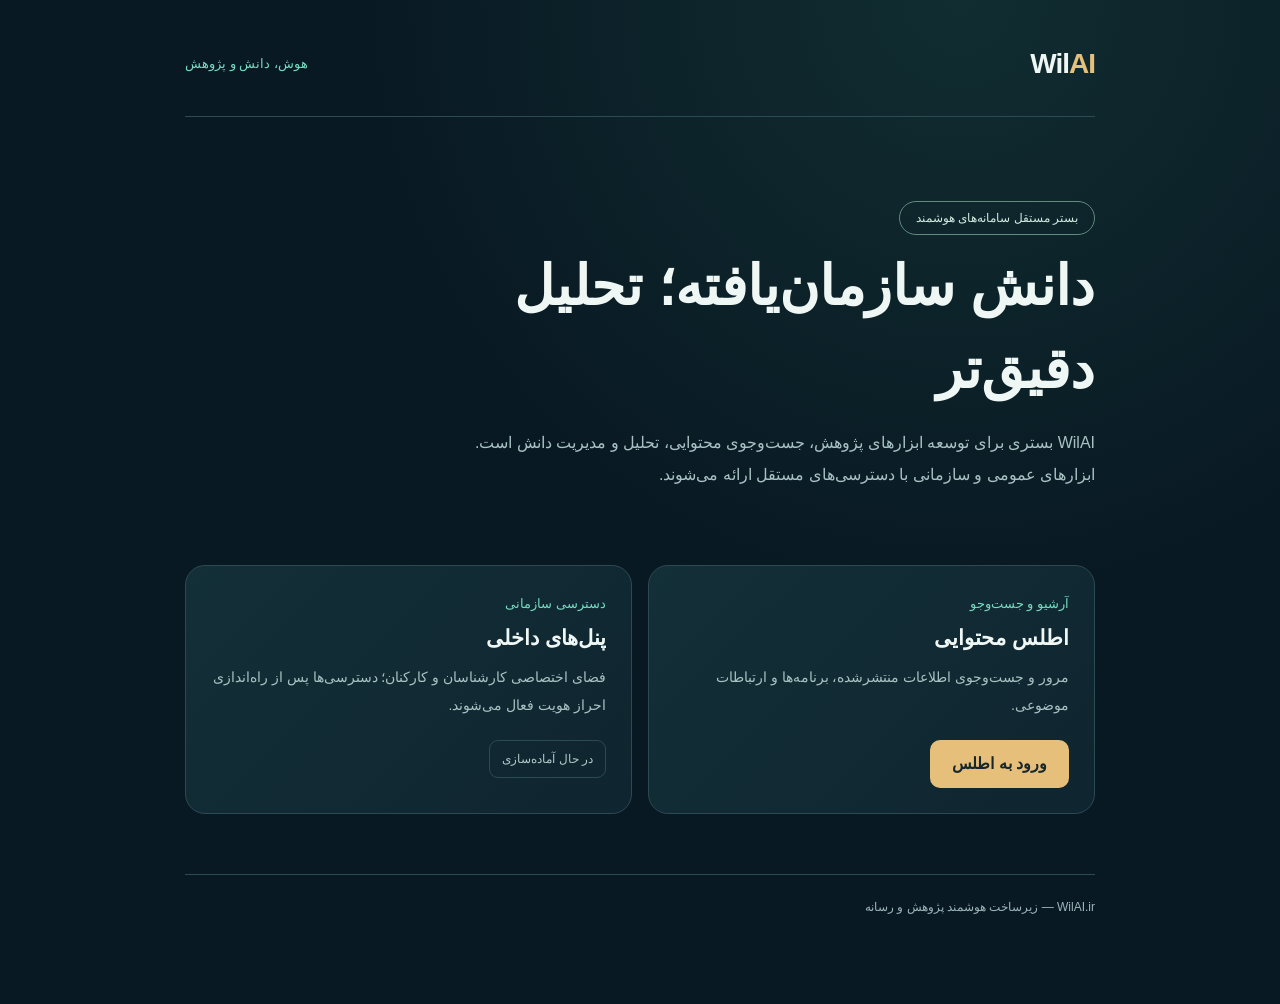
<file: docs/wilai/index.html>
<!doctype html>
<html lang="fa" dir="rtl">
<head>
<meta charset="utf-8">
<meta name="viewport" content="width=device-width,initial-scale=1">
<meta name="theme-color" content="#0b1e27">
<meta name="description" content="WilAI — بستر مستقل ابزارهای هوشمند پژوهش، تحلیل و دانش">
<title>WilAI | سامانه‌های هوشمند پژوهشی</title>
<style>
:root{color-scheme:dark;--bg:#091923;--p:#102b35;--line:#2b4a52;--muted:#a8c2c4;--gold:#e6bf7b;--mint:#76dbc0}
*{box-sizing:border-box}html{min-height:100%}body{margin:0;min-height:100vh;background:radial-gradient(circle at 75% 0,#20554c55,transparent 43%),var(--bg);color:#eff7f4;font-family:Tahoma,"Segoe UI",sans-serif;line-height:2}
.wrap{max-width:960px;margin:auto;padding:26px 25px 85px}.top{display:flex;align-items:center;justify-content:space-between;gap:20px;border-bottom:1px solid var(--line);padding:10px 0 24px}.logo{font-family:Arial,sans-serif;font-weight:800;font-size:28px;letter-spacing:-1px}.logo b{color:var(--gold)}.eyebrow{color:var(--mint);font-size:13px}.hero{padding:84px 0 58px}.hero h1{font-size:clamp(31px,5vw,55px);line-height:1.5;max-width:710px;margin:10px 0 17px}.hero p{max-width:670px;font-size:16px;color:var(--muted)}.chip{display:inline-block;border:1px solid #628a7d;border-radius:99px;color:#d0ebe1;padding:4px 16px;font-size:12px}.grid{display:grid;grid-template-columns:repeat(2,minmax(0,1fr));gap:16px}.card{padding:25px;border:1px solid var(--line);border-radius:20px;background:linear-gradient(135deg,#132f37,#0f252f)}.card h2{font-size:21px;margin:0 0 4px}.card p{font-size:14px;color:var(--muted);margin:0 0 21px}.link{display:inline-block;text-decoration:none;background:var(--gold);color:#17272c;font-weight:700;border-radius:10px;padding:8px 22px}.link:hover,.link:focus-visible{background:#f3d8a4}.soon{display:inline-block;color:#b3c7c7;border:1px solid var(--line);padding:6px 12px;border-radius:9px;font-size:12px}footer{border-top:1px solid var(--line);margin-top:60px;padding-top:20px;color:#9bb6b9;font-size:12px}a:focus-visible{outline:3px solid var(--mint);outline-offset:3px}
@media(max-width:600px){.hero{padding:53px 0 38px}.grid{grid-template-columns:1fr}.wrap{padding:15px 17px 55px}.top{align-items:center}.top .eyebrow{font-size:11px}}
</style>
</head>
<body>
<div class="wrap">
<header class="top"><div class="logo" lang="en" dir="ltr">Wil<b>AI</b></div><div class="eyebrow">هوش، دانش و پژوهش</div></header>
<main>
<section class="hero" aria-labelledby="page-title"><span class="chip">بستر مستقل سامانه‌های هوشمند</span>
<h1 id="page-title">دانش سازمان‌یافته؛ تحلیل دقیق‌تر</h1>
<p>WilAI بستری برای توسعه ابزارهای پژوهش، جست‌وجوی محتوایی، تحلیل و مدیریت دانش است. ابزارهای عمومی و سازمانی با دسترسی‌های مستقل ارائه می‌شوند.</p></section>
<section class="grid" aria-label="سامانه‌ها">
<article class="card"><div class="eyebrow">آرشیو و جست‌وجو</div><h2>اطلس محتوایی</h2><p>مرور و جست‌وجوی اطلاعات منتشرشده، برنامه‌ها و ارتباطات موضوعی.</p><a class="link" href="/atlas/">ورود به اطلس</a></article>
<article class="card"><div class="eyebrow">دسترسی سازمانی</div><h2>پنل‌های داخلی</h2><p>فضای اختصاصی کارشناسان و کارکنان؛ دسترسی‌ها پس از راه‌اندازی احراز هویت فعال می‌شوند.</p><span class="soon">در حال آماده‌سازی</span></article>
</section>
</main>
<footer><span lang="en" dir="ltr">WilAI.ir</span> — زیرساخت هوشمند پژوهش و رسانه</footer>
</div>
</body></html>
</file>
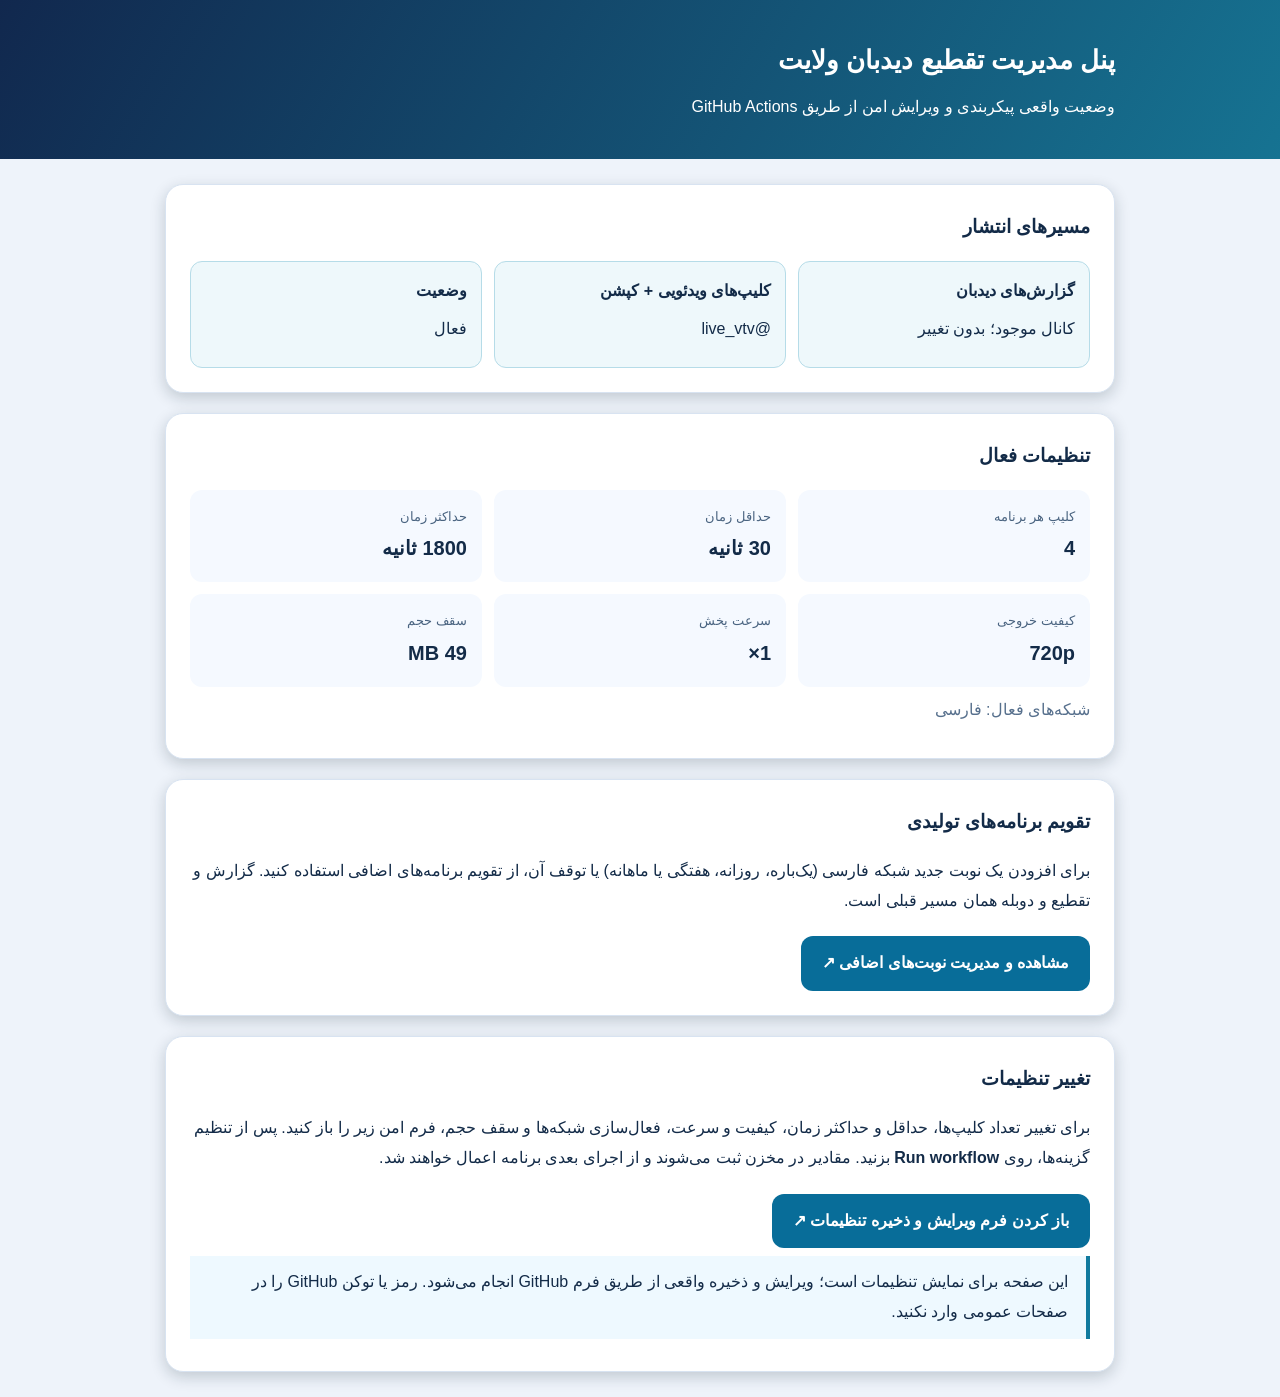
<file: docs/clip-admin.html>
<!doctype html>
<html lang="fa" dir="rtl"><head><meta charset="utf-8"><meta name="viewport" content="width=device-width, initial-scale=1">
<title>پنل مدیریت تقطیع دیدبان ولایت</title>
<style>body{margin:0;background:#eef3fa;color:#132b48;font-family:Tahoma,Arial,sans-serif;line-height:1.9}header{background:linear-gradient(120deg,#11284e,#167392);color:white;padding:36px 6%}main{max-width:950px;margin:25px auto;padding:0 20px}.card{background:#fff;border:1px solid #d8e3f1;border-radius:18px;padding:24px;margin-bottom:20px;box-shadow:0 5px 15px #1233}h1{font-size:26px;margin:0 0 7px}h2{font-size:19px;margin:0 0 16px}p{margin:8px 0}small{color:#53657c}.grid{display:grid;grid-template-columns:repeat(3,1fr);gap:12px}.metric{border-radius:12px;background:#f5f9ff;padding:15px}.metric span{display:block;color:#4a6481;font-size:13px}.metric b{font-size:20px}.btn{display:inline-block;background:#086d99;color:white;border-radius:12px;padding:12px 21px;text-decoration:none;font-weight:bold;margin-top:12px}.btn:hover{background:#0c5575}.notice{border-right:4px solid #107a9e;padding:11px 18px;background:#eef9ff}.channel{background:#eef8fb;border:1px solid #b6dce8;border-radius:12px;padding:14px}.muted{color:#57708d}@media(max-width:670px){.grid{grid-template-columns:1fr}h1{font-size:22px}}</style>
</head><body><header><div style="max-width:950px;margin:auto"><h1>پنل مدیریت تقطیع دیدبان ولایت</h1><div>وضعیت واقعی پیکربندی و ویرایش امن از طریق GitHub Actions</div></div></header><main>
<section class="card"><h2>مسیرهای انتشار</h2><div class="grid"><div class="channel"><b>گزارش‌های دیدبان</b><p>کانال موجود؛ بدون تغییر</p></div><div class="channel"><b>کلیپ‌های ویدئویی + کپشن</b><p id="destination">@live_vtv</p></div><div class="channel"><b>وضعیت</b><p id="status">خواندن تنظیمات...</p></div></div></section>
<section class="card"><h2>تنظیمات فعال</h2><div class="grid"><div class="metric"><span>کلیپ هر برنامه</span><b id="count">—</b></div><div class="metric"><span>حداقل زمان</span><b id="min">—</b></div><div class="metric"><span>حداکثر زمان</span><b id="max">—</b></div><div class="metric"><span>کیفیت خروجی</span><b id="quality">—</b></div><div class="metric"><span>سرعت پخش</span><b id="speed">—</b></div><div class="metric"><span>سقف حجم</span><b id="size">—</b></div></div><p class="muted" id="networks"></p></section>
<section class="card"><h2>تقویم برنامه‌های تولیدی</h2><p>برای افزودن یک نوبت جدید شبکه فارسی (یک‌باره، روزانه، هفتگی یا ماهانه) یا توقف آن، از تقویم برنامه‌های اضافی استفاده کنید. گزارش و تقطیع و دوبله همان مسیر قبلی است.</p><a class="btn" href="./extra-program-admin.html">مشاهده و مدیریت نوبت‌های اضافی ↗</a></section>
<section class="card"><h2>تغییر تنظیمات</h2><p>برای تغییر تعداد کلیپ‌ها، حداقل و حداکثر زمان، کیفیت و سرعت، فعال‌سازی شبکه‌ها و سقف حجم، فرم امن زیر را باز کنید. پس از تنظیم گزینه‌ها، روی <b>Run workflow</b> بزنید. مقادیر در مخزن ثبت می‌شوند و از اجرای بعدی برنامه اعمال خواهند شد.</p><a class="btn" href="https://github.com/sey3d-m/velayat-live-monitor/actions/workflows/didban-clip-settings.yml">باز کردن فرم ویرایش و ذخیره تنظیمات ↗</a><p class="notice">این صفحه برای نمایش تنظیمات است؛ ویرایش و ذخیره واقعی از طریق فرم GitHub انجام می‌شود. رمز یا توکن GitHub را در صفحات عمومی وارد نکنید.</p></section>
</main>
<script>
fetch('./data/clip-settings.json',{cache:'no-store'}).then(r=>{if(!r.ok)throw Error('دریافت نشد');return r.json()}).then(d=>{const c=d.clips;const set=(k,v)=>document.getElementById(k).textContent=v;set('destination',c.destination);set('status',c.enabled?'فعال':'غیرفعال');set('count',c.count_per_program);set('min',c.min_seconds+' ثانیه');set('max',c.max_seconds+' ثانیه');set('quality',c.quality);set('speed',c.speed+'×');set('size',c.max_upload_mb+' MB');const names={persian:'فارسی',azeri:'آذری',arabic:'عربی',hausa:'هوسا'};set('networks','شبکه‌های فعال: '+Object.keys(c.networks).filter(n=>c.networks[n]).map(n=>names[n]).join('، '))}).catch(()=>document.getElementById('status').textContent='تنظیمات در دسترس نیست');
</script></body></html>
</file>
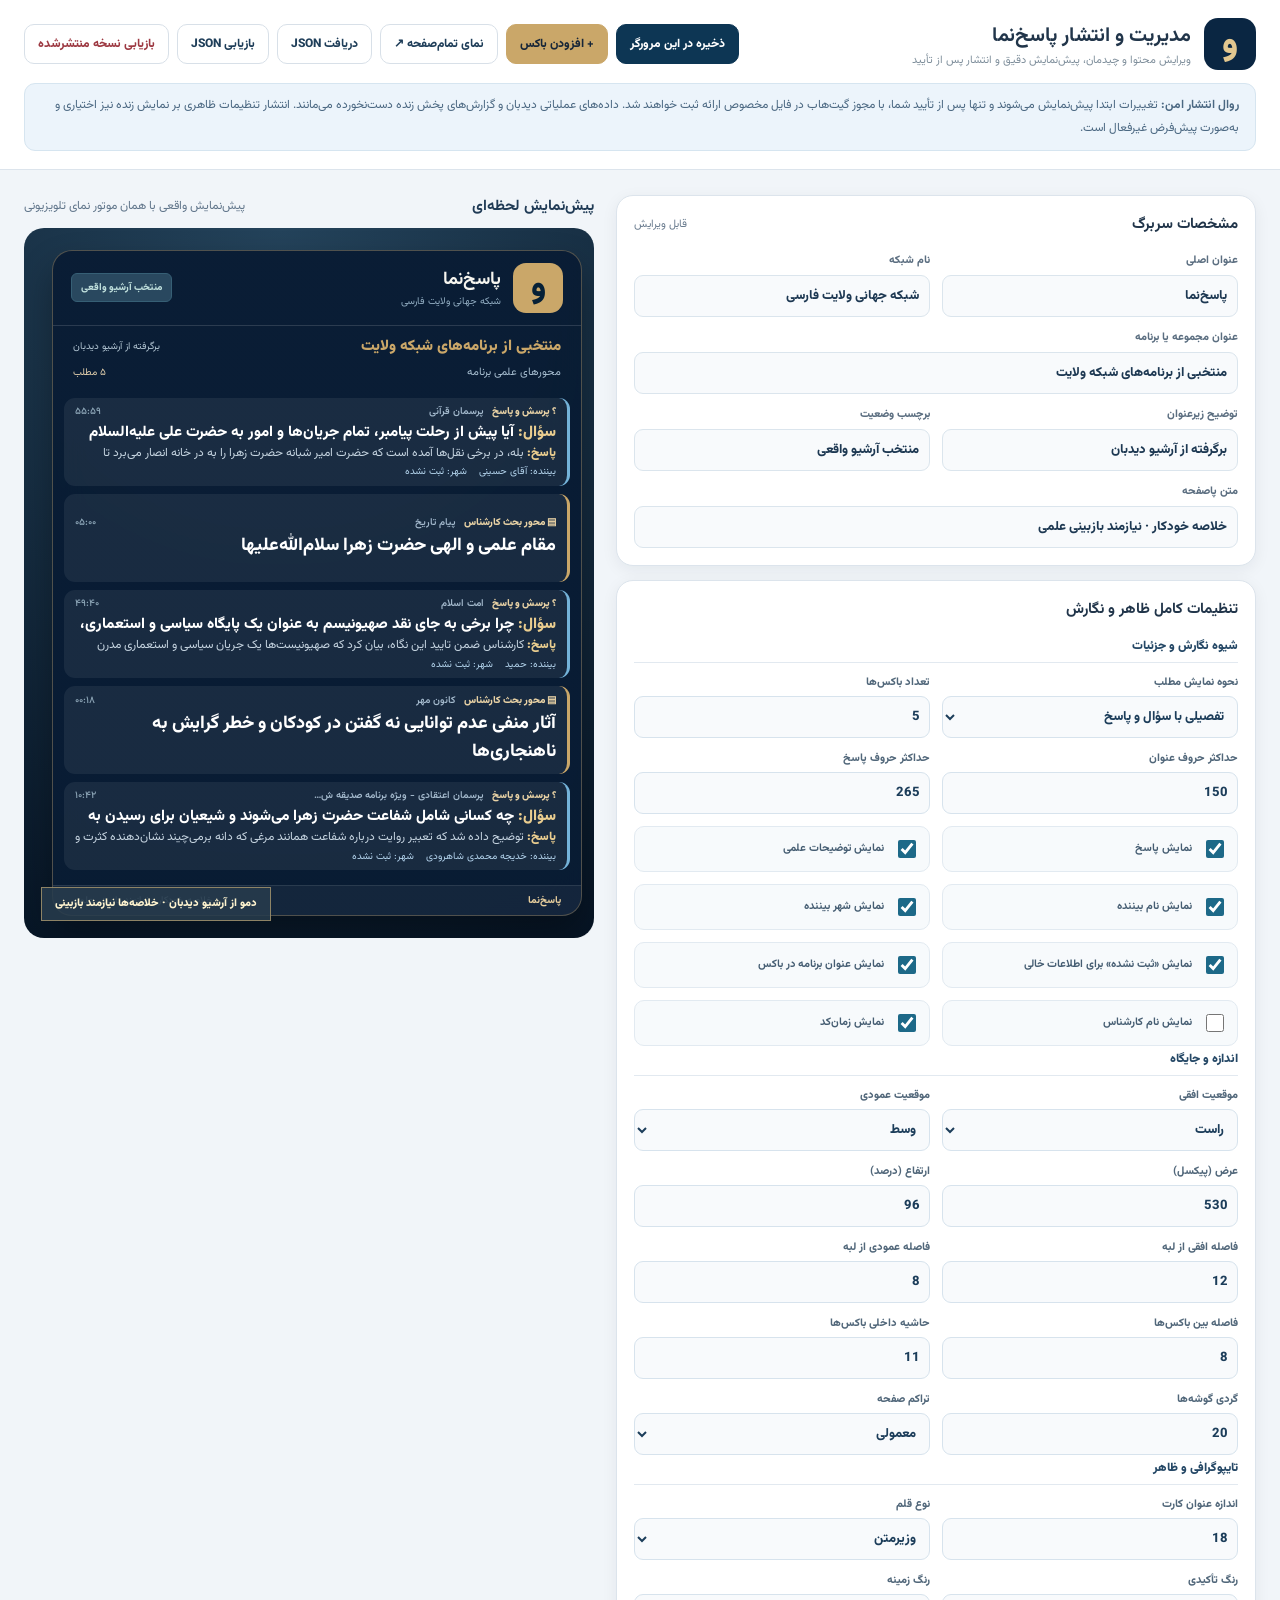
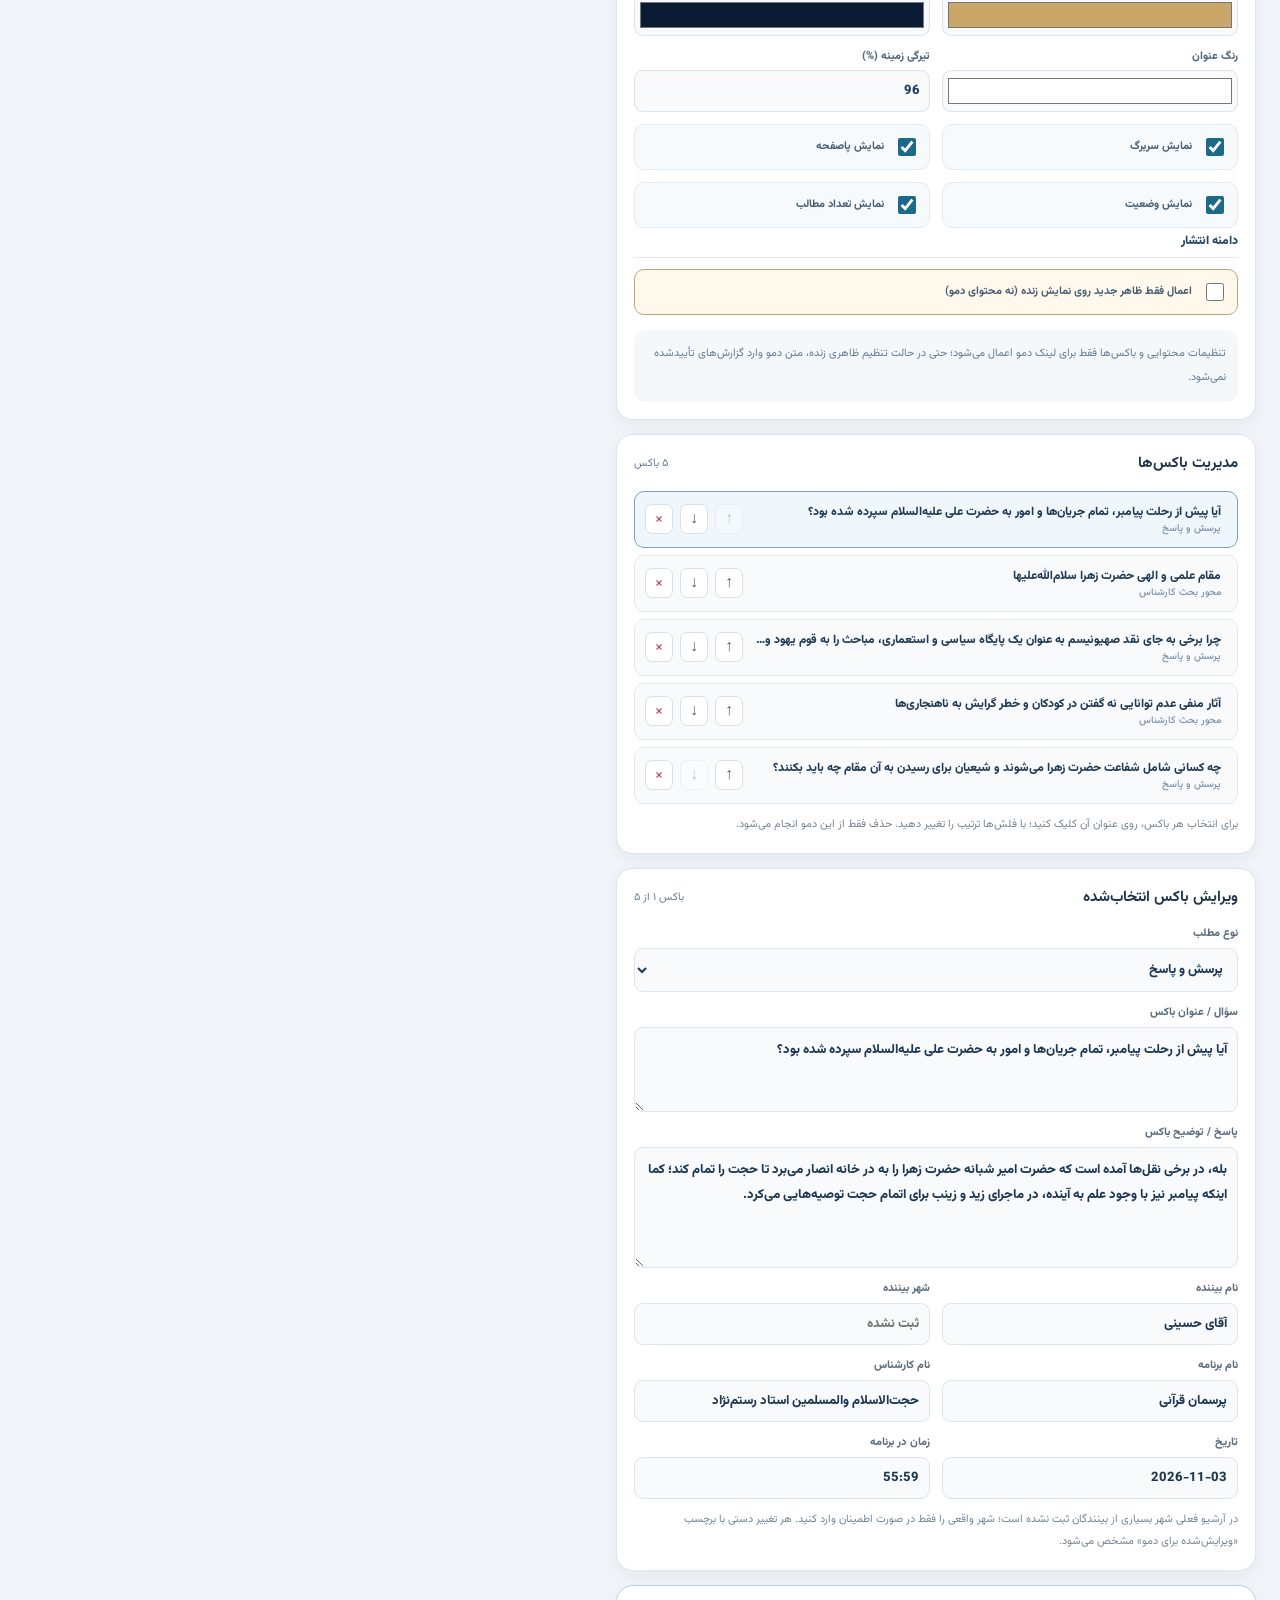
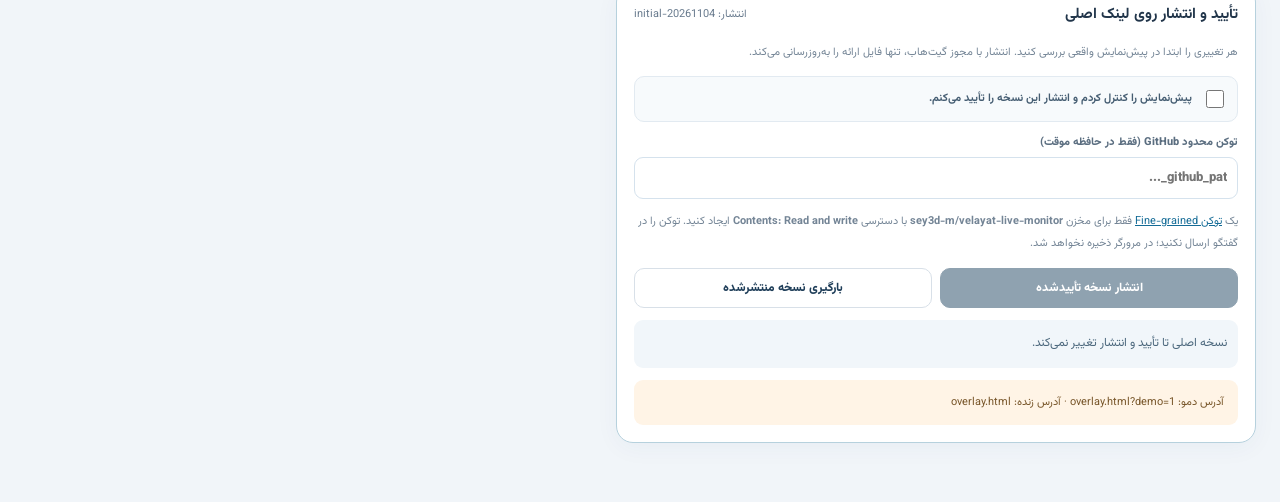
<file: docs/demo-editor.html>
<!doctype html>
<html lang="fa" dir="rtl">
<head>
<meta charset="utf-8">
<meta name="viewport" content="width=device-width, initial-scale=1">
<meta name="robots" content="noindex">
<meta name="theme-color" content="#08182b">
<title>مدیریت و انتشار پاسخ‌نما | پیش‌نمایش و تأیید</title>
<style>
@import url('https://fonts.googleapis.com/css2?family=Vazirmatn:wght@400;500;600;700;800;900&display=swap');
:root{font-family:Vazirmatn,Tahoma,Arial,sans-serif;--bg:#f1f5f9;--navy:#0b213b;--ink:#21354a;--muted:#697b8e;--line:#dce4ec;--gold:#caa769}
*{box-sizing:border-box}
html,body{min-height:100%;margin:0}body{background:var(--bg);color:var(--ink)}
button,input,textarea,select{font:inherit}button{cursor:pointer}
button:focus-visible,input:focus-visible,textarea:focus-visible,select:focus-visible,a:focus-visible{outline:3px solid #2b92dd;outline-offset:2px}
[hidden]{display:none!important}
a{color:inherit;text-decoration:none}
header.page-head{background:#fff;border-bottom:1px solid var(--line);padding:18px max(24px,calc((100vw - 1480px)/2))}
.head-top{display:flex;justify-content:space-between;align-items:center;gap:15px;flex-wrap:wrap}
.identity{display:flex;gap:13px;align-items:center}.mark{display:grid;place-items:center;background:#0a2642;color:#e3c78f;border-radius:14px;width:52px;height:52px;font-size:34px;font-weight:900}
.identity strong{display:block;font-size:20px}.identity small{display:block;font-size:11px;color:#7e8e9b}
.actions{display:flex;flex-wrap:wrap;gap:8px}
.btn{border:1px solid #d8e0e8;background:white;color:#1f3e59;padding:10px 13px;border-radius:10px;font-size:12px;font-weight:800;white-space:nowrap}
.btn:hover{background:#f0f5f8}.btn.primary{background:#0d3654;color:#fff;border-color:#0d3654}.btn.gold{background:#caa769;color:#172638;border-color:#caa769}.btn.danger{color:#9d3942}
.notice{background:#ecf4fb;padding:10px 16px;border:1px solid #d6e5f0;border-radius:11px;font-size:12px;line-height:1.9;color:#4b6882;margin-top:13px}
.editor-layout{max-width:1480px;min-height:calc(100vh - 145px);display:grid;grid-template-columns:minmax(420px,1fr) minmax(380px,570px);gap:22px;padding:25px 24px;margin:auto;align-items:start}
.controls{min-width:0;display:grid;gap:14px}.panel{background:white;border:1px solid var(--line);border-radius:17px;padding:17px;box-shadow:0 4px 16px #071d3410}
.panel-title{display:flex;justify-content:space-between;align-items:center;gap:12px;margin:0 0 16px}.panel-title h2{font-size:15px;margin:0}.count{font-size:11px;color:var(--muted)}
.formgrid{display:grid;grid-template-columns:repeat(2,minmax(0,1fr));gap:12px}.field{display:flex;flex-direction:column;gap:6px;font-size:11px;font-weight:800;color:#5b6e80;min-width:0}
.field.full{grid-column:1/-1}.field input,.field textarea,.field select{width:100%;border:1px solid #dbe5ed;background:#f8fafc;border-radius:9px;color:#1d3852;font-size:13px;padding:10px;resize:vertical;min-height:41px}
.field textarea{line-height:1.9;min-height:85px}.field input:focus,.field textarea:focus{background:white}
.cards-list{display:grid;gap:7px}.item-row{display:flex;align-items:center;gap:7px;padding:10px;background:#f8fafc;border:1px solid #e2eaf1;border-radius:10px;min-width:0}
.item-row.active{background:#eff6fc;border-color:#75a4c3}.item-row button.select-card{border:0;background:none;text-align:right;flex:1;min-width:0;font-size:12px;color:#233b52;font-weight:800}
.select-card .short{display:block;white-space:nowrap;overflow:hidden;text-overflow:ellipsis}.select-card small{display:block;font-weight:500;color:#8092a3;font-size:10px}
.tiny{border:1px solid #d7e1e9;background:white;border-radius:7px;width:28px;height:30px;flex:none;color:#47637d}.tiny:disabled{opacity:.35;cursor:not-allowed}.tiny.remove{color:#b44d51}
.subtle{font-size:11px;line-height:2;color:#748596;margin:10px 0 0}
.preview-column{position:sticky;top:14px;min-width:0}.preview-heading{display:flex;align-items:center;justify-content:space-between;margin-bottom:10px;font-size:12px;color:#61768b}
.preview-heading strong{font-size:15px;color:#203b56}.preview-zone{height:min(790px,calc(100vh - 190px));min-height:520px;background:radial-gradient(circle at 50% 0,#243a50,#071625 75%);border-radius:20px;padding:11px;display:flex;justify-content:flex-start}
.tv{--accent:#caa769;width:100%;height:100%;min-height:0;border-radius:18px;border:1px solid #c9a66b65;background:linear-gradient(180deg,#102b48fa,#071c35fa);box-shadow:0 20px 50px #020c1d66;display:flex;flex-direction:column;overflow:hidden;color:#eef5f8}
.tv-head{padding:17px 19px;border-bottom:1px solid #ffffff25;display:flex;justify-content:space-between;align-items:center;gap:10px;flex:none}
.tv-id{display:flex;align-items:center;gap:12px;min-width:0}.tv-mark{display:grid;place-items:center;background:var(--accent);color:#08253d;border-radius:10px;font-size:27px;font-weight:900;width:41px;height:41px;flex:none}
.tv-brand{font-size:18px;font-weight:900}.tv-network{font-size:10px;color:#acbfd0}.tv-status{font-size:10px;padding:6px 9px;border-radius:8px;background:#1f4757;color:#b9e0d8;max-width:145px;text-align:center}
.tv-meta{padding:12px 21px 7px;display:flex;justify-content:space-between;gap:9px;align-items:center;flex:none}
.tv-meta strong{font-size:14px;color:var(--accent);font-weight:900}.tv-meta span{font-size:10px;color:#b3c8d6;text-align:left}
.tv-timeline{display:flex;justify-content:space-between;align-items:center;padding:4px 21px 8px;color:#a6bdce;font-size:11px;flex:none}
.tv-cards{flex:1;display:flex;flex-direction:column;gap:8px;overflow-y:auto;padding:0 12px 5px;min-height:0;scrollbar-width:thin}
.tv-card{background:#ffffff0d;border-right:3px solid var(--accent);border-radius:10px;padding:10px 13px;display:flex;flex-direction:column;gap:4px;justify-content:center;min-height:90px;flex:1}
.tv-card.qa{border-right-color:#76b0da}.tv-card .type{font-size:10px;font-weight:800;color:#e3cc9c;display:flex;justify-content:space-between;gap:6px}.tv-card .type small{color:#9db6c9;font-weight:500}
.tv-card h3{font-size:clamp(13px,1.25vw,17px);line-height:1.6;color:#fff;margin:1px 0 0;font-weight:900;overflow-wrap:anywhere}
.tv-card p{font-size:clamp(11px,.96vw,13px);line-height:1.75;color:#d0dee9;margin:0;overflow-wrap:anywhere}
.tv-card .viewer{font-size:10px;color:#add3ea;display:flex;gap:12px;flex-wrap:wrap}
.tv-card .qa-label{color:#f0d69c;font-weight:900}
.tv-foot{display:flex;align-items:center;justify-content:space-between;gap:8px;flex:none;padding:12px 20px;border-top:1px solid #ffffff1b;background:#ffffff08;font-size:10px;color:#abbecd}
.tv-foot strong{color:#f0d7a1;font-size:12px}.tv-foot .disclosure{font-size:9px}
.feedback{font-size:12px;color:#336e72;min-height:20px;padding:8px 0}
.overlay-only{display:none}
body.preview-mode{background:transparent;overflow:hidden}body.preview-mode header.page-head,body.preview-mode .controls,body.preview-mode .preview-heading{display:none}
body.preview-mode .editor-layout{display:block;max-width:none;min-height:100vh;margin:0;padding:0}
body.preview-mode .preview-column{position:static}
body.preview-mode .preview-zone{height:100vh;min-height:0;width:100%;border-radius:0;background:transparent;justify-content:flex-start;padding:8px 12px}
body.preview-mode .tv{width:min(530px,100%);border-radius:19px}
body.preview-mode .overlay-only{display:block;position:fixed;top:12px;left:12px;color:#bed3e0;background:#10283daa;border:1px solid #335269;border-radius:9px;font-size:11px;padding:8px 11px}
@media(max-width:1050px){.editor-layout{grid-template-columns:1fr 1fr;gap:14px}.formgrid{grid-template-columns:1fr}.field.full{grid-column:auto}}
@media(max-width:760px){header.page-head{padding:14px}.editor-layout{grid-template-columns:1fr;padding:14px}.preview-column{position:static;order:-1}.preview-zone{height:560px;min-height:560px}.formgrid{grid-template-columns:1fr 1fr}.field.full{grid-column:1/-1}.tv-card h3{font-size:15px}.tv-card p{font-size:12px}}
</style>
<link rel="stylesheet" href="assets/demo-admin.css?v=2">
</head>
<body>
<header class="page-head"><div class="head-top">
 <div class="identity"><span class="mark">و</span><div><strong>مدیریت و انتشار پاسخ‌نما</strong><small>ویرایش محتوا و چیدمان، پیش‌نمایش دقیق و انتشار پس از تأیید</small></div></div>
 <div class="actions">
  <button class="btn primary" id="save" type="button">ذخیره در این مرورگر</button>
  <button class="btn gold" id="add" type="button">+ افزودن باکس</button>
  <button class="btn" id="full" type="button">نمای تمام‌صفحه ↗</button>
  <button class="btn" id="export" type="button">دریافت JSON</button>
  <button class="btn" id="import" type="button">بازیابی JSON</button>
  <button class="btn danger" id="reset" type="button">بازیابی نسخه منتشرشده</button>
  <input type="file" id="json-file" accept="application/json,.json" hidden>
 </div>
</div>
<div class="notice"><b>روال انتشار امن:</b> تغییرات ابتدا پیش‌نمایش می‌شوند و تنها پس از تأیید شما، با مجوز گیت‌هاب در فایل مخصوص ارائه ثبت خواهند شد. داده‌های عملیاتی دیدبان و گزارش‌های پخش زنده دست‌نخورده می‌مانند. انتشار تنظیمات ظاهری بر نمایش زنده نیز اختیاری و به‌صورت پیش‌فرض غیرفعال است.</div>
</header>
<main class="editor-layout">
<section class="controls">
 <div class="panel"><div class="panel-title"><h2>مشخصات سربرگ</h2><span class="count">قابل ویرایش</span></div><div class="formgrid">
  <label class="field">عنوان اصلی<input id="h-title" maxlength="80"></label>
  <label class="field">نام شبکه<input id="h-network" maxlength="110"></label>
  <label class="field full">عنوان مجموعه یا برنامه<input id="h-program" maxlength="150"></label>
  <label class="field">توضیح زیرعنوان<input id="h-subtitle" maxlength="120"></label>
  <label class="field">برچسب وضعیت<input id="h-status" maxlength="70"></label>
  <label class="field full">متن پاصفحه<input id="h-footer" maxlength="140"></label>
 </div></div>
 <div class="panel"><div class="panel-title"><h2>مدیریت باکس‌ها</h2><span class="count" id="count-label">۰ باکس</span></div><div id="items-list" class="cards-list"></div><p class="subtle">برای انتخاب هر باکس، روی عنوان آن کلیک کنید؛ با فلش‌ها ترتیب را تغییر دهید. حذف فقط از این دمو انجام می‌شود.</p></div>
 <div class="panel" id="item-editor"><div class="panel-title"><h2>ویرایش باکس انتخاب‌شده</h2><span class="count" id="selected-num"></span></div>
  <div class="formgrid">
    <label class="field full">نوع مطلب<select id="f-kind">
     <option value="question_answer">پرسش و پاسخ</option>
     <option value="expert_topic">محور بحث کارشناس</option>
     <option value="expert_point">نکته علمی</option>
     <option value="expert_reference">مستندات بحث</option>
     <option value="expert_summary">جمع‌بندی کارشناس</option>
    </select></label>
    <label class="field full">سؤال / عنوان باکس<textarea id="f-title" rows="2" maxlength="2000"></textarea></label>
    <label class="field full">پاسخ / توضیح باکس<textarea id="f-body" rows="4" maxlength="5000"></textarea></label>
    <label class="field">نام بیننده<input id="f-name" maxlength="100" placeholder="نام ثبت نشده"></label>
    <label class="field">شهر بیننده<input id="f-city" maxlength="80" placeholder="ثبت نشده"></label>
    <label class="field">نام برنامه<input id="f-program" maxlength="140"></label>
    <label class="field">نام کارشناس<input id="f-expert" maxlength="140"></label>
    <label class="field">تاریخ<input id="f-date" maxlength="32" placeholder="2026-11-03"></label>
    <label class="field">زمان در برنامه<input id="f-time" maxlength="12" placeholder="12:30"></label>
  </div>
  <p class="subtle">در آرشیو فعلی شهر بسیاری از بینندگان ثبت نشده است؛ شهر واقعی را فقط در صورت اطمینان وارد کنید. هر تغییر دستی با برچسب «ویرایش‌شده برای دمو» مشخص می‌شود.</p>
 </div>
 <div class="feedback" id="feedback" role="status" aria-live="polite"></div>
</section>
<section class="preview-column">
 <div class="preview-heading"><strong>پیش‌نمایش لحظه‌ای</strong><span>پیش‌نمایش واقعی با همان موتور نمای تلویزیونی</span></div>
 <div class="preview-zone"><div class="tv" id="tv">
  <div class="tv-head"><div class="tv-id"><span class="tv-mark">و</span><div><div class="tv-brand" id="p-title">پاسخ‌نما</div><div class="tv-network" id="p-network">شبکه جهانی ولایت فارسی</div></div></div><span class="tv-status" id="p-status">نمونه آرشیوی</span></div>
  <div class="tv-meta"><strong id="p-program">برنامه‌های شبکه ولایت</strong><span id="p-subtitle">آرشیو دیدبان</span></div>
  <div class="tv-timeline"><span>محورهای علمی و پرسش‌های مخاطبان</span><span id="p-count">۰ باکس</span></div>
  <div class="tv-cards" id="p-cards"></div>
  <div class="tv-foot"><strong id="p-brand">پاسخ‌نما</strong><span class="disclosure" id="p-footer">آرشیو خودکار، نیازمند بازبینی</span></div>
 </div></div>
</section></main>
<a href="demo-editor.html" class="overlay-only" id="return-editor">بازگشت به ویرایشگر</a>
<script>
(function(){
'use strict';
var KEY='velayat-pasokhnama-editable-presentation-v1';
var previewMode=new URLSearchParams(location.search).get('preview')==='1';
if(previewMode)document.body.classList.add('preview-mode');
var $=function(id){return document.getElementById(id);};
var dfa=function(v){return String(v==null?'':v).replace(/[0-9]/g,function(x){return '۰۱۲۳۴۵۶۷۸۹'[Number(x)];});};
var labels={question_answer:'پرسش و پاسخ',expert_topic:'محور بحث کارشناس',expert_point:'نکته علمی',expert_reference:'مستندات بحث',expert_summary:'جمع‌بندی کارشناس'};
var headerFields={title:'h-title',network:'h-network',program:'h-program',subtitle:'h-subtitle',status:'h-status',footer:'h-footer'};
var itemFields={kind:'f-kind',title:'f-title',body:'f-body',name:'f-name',city:'f-city',program:'f-program',expert:'f-expert',date:'f-date',time:'f-time'};
var state=null, selected=0, dirty=false;
var defaults={title:'پاسخ‌نما',network:'شبکه جهانی ولایت فارسی',program:'منتخبی از برنامه‌های شبکه ولایت',subtitle:'برگرفته از آرشیو دیدبان',status:'منتخب آرشیو واقعی',footer:'خلاصه خودکار · نیازمند بازبینی علمی'};
function safeStr(v,n){return String(v==null?'':v).slice(0,n||3000);}
function timeOf(sec){if(sec===null||sec===undefined||!Number.isFinite(Number(sec)))return '';var n=Math.floor(Number(sec));return String(Math.floor(n/60)).padStart(2,'0')+':'+String(n%60).padStart(2,'0');}
function initialFromData(data){
 var cards=(Array.isArray(data.items)?data.items:[]).map(function(x,i){
  return {kind:labels[x.content_type]?x.content_type:'expert_topic',title:safeStr(x.question||x.title,2000),
   body:safeStr(x.answer||x.summary,5000),name:safeStr(x.audience_name,100),city:safeStr(x.audience_city,80),
   program:safeStr(x.program_title,140),expert:safeStr(x.expert_name,140),date:safeStr(x.program_date,32),
   time:timeOf(x.start_timecode),id:safeStr(x.id||'archival-'+i,150)};
 });
 return {version:1,edited:false,header:Object.assign({},defaults),cards:cards};
}
function validate(raw){
 if(!raw||typeof raw!=='object'||!raw.header||!Array.isArray(raw.cards))throw Error('ساختار JSON نامعتبر است.');
 if(raw.cards.length>30)throw Error('حداکثر ۳۰ باکس مجاز است.');
 var h={};Object.keys(defaults).forEach(function(k){h[k]=safeStr(raw.header[k]==null?defaults[k]:raw.header[k],160);});
 var cards=raw.cards.map(function(c,i){
  if(!c||typeof c!=='object')throw Error('اطلاعات یک باکس نامعتبر است.');
  var z={};Object.keys(itemFields).forEach(function(k){z[k]=safeStr(c[k],k==='body'?5000:2000);});
  if(!labels[z.kind])z.kind='expert_topic';z.id='local-'+i;return z;
 });
 return {version:2,edited:!!raw.edited,header:h,cards:cards,settings:raw.settings&&typeof raw.settings==='object'?Object.assign({},raw.settings):{}};
}
function element(tag,className,text){
 var n=document.createElement(tag);if(className)n.className=className;if(text!==undefined)n.textContent=text;return n;
}
function feedback(msg){if($('feedback'))$('feedback').textContent=msg;}
function persist(message){
 try{localStorage.setItem(KEY,JSON.stringify(state));if(message)feedback(message);}
 catch(e){feedback('مرورگر اجازه ذخیره محلی نمی‌دهد؛ خروجی JSON را دریافت کنید.');}
}
function updateDirty(){
 state.edited=true;
 persist();
 renderPreview();
 window.dispatchEvent(new Event('pasokhnama:change'));
}
function updateHeader(){
 if(!state||previewMode)return;
 Object.keys(headerFields).forEach(function(k){state.header[k]=$ (headerFields[k]).value;});
 updateDirty();
}
function fillHeader(){
 Object.keys(headerFields).forEach(function(k){$(headerFields[k]).value=state.header[k]||'';});
}
function fillItem(){
 if(!state||!state.cards.length){$('item-editor').hidden=true;return;}
 $('item-editor').hidden=false;
 selected=Math.max(0,Math.min(selected,state.cards.length-1));
 var c=state.cards[selected];
 Object.keys(itemFields).forEach(function(k){$(itemFields[k]).value=c[k]||'';});
 $('selected-num').textContent='باکس '+dfa(selected+1)+' از '+dfa(state.cards.length);
}
function updateItem(){
 if(!state||previewMode||!state.cards[selected])return;
 Object.keys(itemFields).forEach(function(k){state.cards[selected][k]=$(itemFields[k]).value;});
 updateDirty();renderList(false);
}
function renderList(refill){
 if(previewMode||!state)return;
 var list=$('items-list');list.replaceChildren();
 state.cards.forEach(function(card,i){
  var line=element('div','item-row'+(i===selected?' active':'')),btn=element('button','select-card');
  btn.type='button';var sh=element('span','short',card.title||'باکس بدون عنوان');
  btn.append(sh,element('small','',labels[card.kind]||'مطلب'));
  btn.onclick=function(){selected=i;renderList(true);};
  line.append(btn);
  var up=element('button','tiny','↑');up.type='button';up.disabled=i===0;up.title='انتقال به بالا';
  up.onclick=function(){var item=state.cards.splice(i,1)[0];state.cards.splice(i-1,0,item);selected=i-1;updateDirty();renderList(true);};
  var down=element('button','tiny','↓');down.type='button';down.disabled=i===state.cards.length-1;down.title='انتقال به پایین';
  down.onclick=function(){var item=state.cards.splice(i,1)[0];state.cards.splice(i+1,0,item);selected=i+1;updateDirty();renderList(true);};
  var del=element('button','tiny remove','×');del.type='button';del.title='حذف باکس';
  del.onclick=function(){if(!confirm('این باکس فقط از نسخه نمایشی حذف شود؟'))return;state.cards.splice(i,1);selected=Math.max(0,Math.min(selected,state.cards.length-1));updateDirty();renderList(true);};
  line.append(up,down,del);list.append(line);
 });
 $('count-label').textContent=dfa(state.cards.length)+' باکس';
 if(refill)fillItem();
}
function renderPreview(){
 if(!state||!$('p-title'))return; // exact iframe preview replaces the legacy mockup
 $('p-title').textContent=state.header.title||'پاسخ‌نما';
 $('p-brand').textContent=state.header.title||'پاسخ‌نما';
 $('p-network').textContent=state.header.network||'شبکه ولایت';
 $('p-program').textContent=state.header.program||'نمایش آزمایشی';
 $('p-subtitle').textContent=state.header.subtitle||'';
 $('p-status').textContent=state.edited?'ویرایش‌شده برای دمو':state.header.status||'نمونه آرشیوی';
 $('p-footer').textContent=(state.header.footer||'نیازمند بازبینی')+(state.edited?' · صرفاً نسخه نمایشی':'');
 $('p-count').textContent=dfa(state.cards.length)+' باکس';
 var list=$('p-cards');list.replaceChildren();
 if(!state.cards.length){list.append(element('p','', 'باکسی برای نمایش ثبت نشده است.'));return;}
 state.cards.forEach(function(c){
  var qa=c.kind==='question_answer',box=element('article','tv-card'+(qa?' qa':'')),row=element('div','type');
  row.append(element('span','',(qa?'؟ ':'✦ ')+(labels[c.kind]||'مطلب')));
  var descriptor=[c.program,c.time?dfa(c.time):''].filter(Boolean).join(' · ');
  if(descriptor)row.append(element('small','',descriptor));
  box.append(row);
  var title=element('h3','');
  if(qa)title.append(element('span','qa-label','سؤال: '));
  title.append(document.createTextNode(c.title||'عنوان وارد نشده'));
  box.append(title);
  if(c.body){
   var body=element('p','');if(qa)body.append(element('span','qa-label','پاسخ: '));
   body.append(document.createTextNode(c.body));box.append(body);
  }
  if(qa){
   var viewer=element('div','viewer');
   viewer.append(element('span','','بیننده: '+(c.name||'نام ثبت نشده')));
   viewer.append(element('span','','شهر: '+(c.city||'ثبت نشده')));
   box.append(viewer);
  }
  list.append(box);
 });
}
async function restoreDefault(){
 try{var published=await fetch('pasokhnama-presentation.json',{cache:'no-store'});if(published.ok)return validate(await published.json());}catch(e){}
 var res=await fetch('data/demo-showcase.json',{cache:'no-store'});
 if(!res.ok)throw Error('دریافت اطلاعات آرشیوی ناموفق بود: '+res.status);
 var data=await res.json();return initialFromData(data);
}
async function init(){
 try{
  var saved=null;try{saved=localStorage.getItem(KEY);}catch(e){}
  if(saved){try{state=validate(JSON.parse(saved));}catch(e){feedback('داده ذخیره‌شده نامعتبر بود؛ نمونه اصلی بارگیری شد.');}}
  if(!state)state=await restoreDefault();
 }catch(e){
  state={version:1,edited:false,header:Object.assign({},defaults),cards:[]};
  feedback('اطلاعات نمونه در دسترس نیست: '+e.message);
 }
 if(!previewMode){
  fillHeader();renderList(true);
  Object.keys(headerFields).forEach(function(k){$(headerFields[k]).addEventListener('input',updateHeader);});
  Object.keys(itemFields).forEach(function(k){$(itemFields[k]).addEventListener('input',updateItem);$(itemFields[k]).addEventListener('change',updateItem);});
  $('save').onclick=function(){persist('تغییرات در مرورگر فعلی ذخیره شد.');};
  $('add').onclick=function(){
   state.cards.push({kind:'question_answer',title:'',body:'',name:'',city:'',program:'',expert:'',date:'',time:'',id:'local-new-'+Date.now()});
   selected=state.cards.length-1;updateDirty();renderList(true);
  };
  $('full').onclick=function(){window.open('demo-editor.html?preview=1','_blank','noopener');};
  $('reset').onclick=async function(){
   if(!confirm('ویرایش‌های محلی پاک و نسخه منتشرشده دوباره بارگذاری شود؟'))return;
   try{state=await restoreDefault();selected=0;persist();fillHeader();renderList(true);renderPreview();feedback('محتوای واقعی نمونه بازگردانده شد.');}
   catch(e){feedback('بازگردانی ناموفق بود: '+e.message);}
  };
  $('export').onclick=function(){
   var blob=new Blob([JSON.stringify(state,null,2)],{type:'application/json;charset=utf-8'});
   var url=URL.createObjectURL(blob),a=document.createElement('a');a.href=url;a.download='pasokhnama-demo-edit.json';a.click();setTimeout(function(){URL.revokeObjectURL(url);},1000);
   feedback('فایل JSON ذخیره شد؛ آن را برای انتقال به مرورگر دیگر نگه دارید.');
  };
  $('import').onclick=function(){$('json-file').click();};
  $('json-file').onchange=async function(ev){
   var f=ev.target.files&&ev.target.files[0];if(!f)return;
   try{if(f.size>500000)throw Error('حجم فایل بیش از حد مجاز است.');
    var parsed=JSON.parse(await f.text());state=validate(parsed);state.edited=true;selected=0;persist();fillHeader();renderList(true);renderPreview();feedback('فایل JSON بازیابی شد؛ فقط در این مرورگر.');
   }catch(e){feedback('خطا در بازیابی: '+e.message);}ev.target.value='';
  };
 }
 renderPreview();
 window.dispatchEvent(new Event('pasokhnama:ready'));
}
window.addEventListener('storage',function(ev){
 if(ev.key!==KEY||!ev.newValue)return;
 try{state=validate(JSON.parse(ev.newValue));if(!previewMode){fillHeader();renderList(true);}renderPreview();}catch(e){}
});
window.PasokhnamaEditor={
  getState:function(){return state?JSON.parse(JSON.stringify(state)):null;},
  updateSettings:function(newSettings){
    if(!state)return;
    state.settings=Object.assign({},newSettings);state.edited=true;persist();renderPreview();
    window.dispatchEvent(new Event('pasokhnama:change'));
  },
  replaceState:function(raw){
    state=validate(raw);selected=0;persist();if(!previewMode){fillHeader();renderList(true);}
    renderPreview();window.dispatchEvent(new Event('pasokhnama:change'));
  },
  isReady:function(){return !!state;}
};
init();
})();
</script>
<script src="assets/demo-admin.js?v=3"></script>
</body>
</html>
</file>
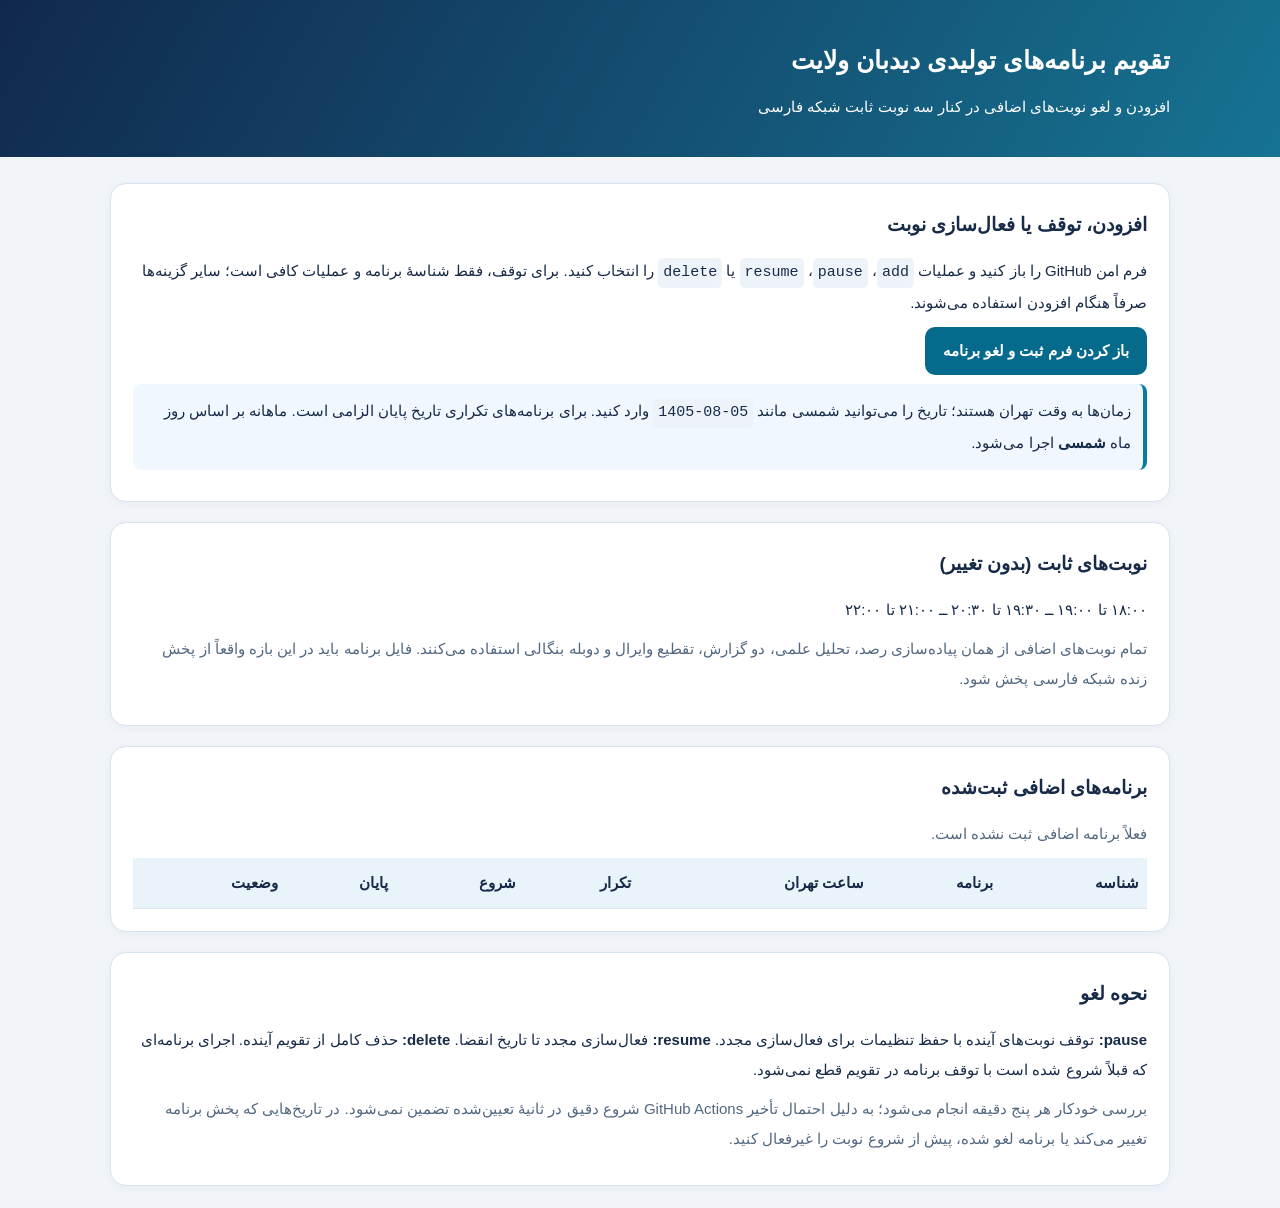
<file: docs/extra-program-admin.html>
<!doctype html>
<html lang="fa" dir="rtl"><head><meta charset="utf-8"><meta name="viewport" content="width=device-width,initial-scale=1">
<title>تقویم نوبت‌های اضافی دیدبان ولایت</title>
<style>
*{box-sizing:border-box}body{margin:0;background:#f1f5fa;color:#172b48;font:15px/2 Tahoma,Arial,sans-serif}
header{background:linear-gradient(120deg,#11284e,#167392);color:#fff;padding:35px 6%}
main{max-width:1100px;margin:26px auto;padding:0 20px}.card{background:#fff;border:1px solid #d7e3ef;border-radius:16px;padding:22px;margin-bottom:20px;box-shadow:0 2px 10px #10324b0b}
h1{margin:0 0 7px;font-size:25px}h2{font-size:19px;margin:0 0 12px}p{margin:9px 0}
.btn{display:inline-block;background:#066a8d;color:white;padding:9px 18px;text-decoration:none;border-radius:10px;font-weight:bold}
.muted{color:#526880}code{direction:ltr;display:inline-block;background:#eef3fa;padding:0 5px;border-radius:5px}
table{width:100%;border-collapse:collapse;min-width:650px;text-align:right}th,td{border-bottom:1px solid #dce5ee;padding:10px 8px}th{background:#e9f4fa}
.scroller{overflow-x:auto}.tag{padding:3px 8px;border-radius:8px;background:#e7f7ef;color:#1b6650}.inactive{background:#f7ecec;color:#9b2929}
.notice{padding:12px;background:#f0f7fe;border-right:4px solid #087aa3;border-radius:8px}
@media(max-width:640px){header{padding:26px 22px}h1{font-size:21px}.card{padding:16px}}
</style></head><body>
<header><div style="max-width:1060px;margin:auto"><h1>تقویم برنامه‌های تولیدی دیدبان ولایت</h1><div>افزودن و لغو نوبت‌های اضافی در کنار سه نوبت ثابت شبکه فارسی</div></div></header>
<main>
<section class="card"><h2>افزودن، توقف یا فعال‌سازی نوبت</h2>
<p>فرم امن GitHub را باز کنید و عملیات <code>add</code>، <code>pause</code>، <code>resume</code> یا <code>delete</code> را انتخاب کنید. برای توقف، فقط شناسهٔ برنامه و عملیات کافی است؛ سایر گزینه‌ها صرفاً هنگام افزودن استفاده می‌شوند.</p>
<a class="btn" href="https://github.com/sey3d-m/velayat-live-monitor/actions/workflows/didban-extra-calendar-manage.yml">باز کردن فرم ثبت و لغو برنامه</a>
<p class="notice">زمان‌ها به وقت تهران هستند؛ تاریخ را می‌توانید شمسی مانند <code>1405-08-05</code> وارد کنید. برای برنامه‌های تکراری تاریخ پایان الزامی است. ماهانه بر اساس روز ماه <b>شمسی</b> اجرا می‌شود.</p>
</section>
<section class="card"><h2>نوبت‌های ثابت (بدون تغییر)</h2><p>۱۸:۰۰ تا ۱۹:۰۰ ــ ۱۹:۳۰ تا ۲۰:۳۰ ــ ۲۱:۰۰ تا ۲۲:۰۰</p>
<p class="muted">تمام نوبت‌های اضافی از همان پیاده‌سازی رصد، تحلیل علمی، دو گزارش، تقطیع وایرال و دوبله بنگالی استفاده می‌کنند. فایل برنامه باید در این بازه واقعاً از پخش زنده شبکه فارسی پخش شود.</p></section>
<section class="card"><h2>برنامه‌های اضافی ثبت‌شده</h2>
<p class="muted" id="status">در حال خواندن تقویم...</p><div class="scroller"><table><thead><tr><th>شناسه</th><th>برنامه</th><th>ساعت تهران</th><th>تکرار</th><th>شروع</th><th>پایان</th><th>وضعیت</th></tr></thead><tbody id="records"></tbody></table></div>
</section>
<section class="card"><h2>نحوه لغو</h2><p><b>pause:</b> توقف نوبت‌های آینده با حفظ تنظیمات برای فعال‌سازی مجدد. <b>resume:</b> فعال‌سازی مجدد تا تاریخ انقضا. <b>delete:</b> حذف کامل از تقویم آینده. اجرای برنامه‌ای که قبلاً شروع شده است با توقف برنامه در تقویم قطع نمی‌شود.</p>
<p class="muted">بررسی خودکار هر پنج دقیقه انجام می‌شود؛ به دلیل احتمال تأخیر GitHub Actions شروع دقیق در ثانیهٔ تعیین‌شده تضمین نمی‌شود. در تاریخ‌هایی که پخش برنامه تغییر می‌کند یا برنامه لغو شده، پیش از شروع نوبت را غیرفعال کنید.</p></section>
</main>
<script>
const repeat={once:'یک‌باره',daily:'روزانه',weekly:'هفتگی',monthly:'ماهانه'};
const tbody=document.getElementById('records');
fetch('./data/extra-programs.json',{cache:'no-store'})
.then(r=>{if(!r.ok)throw Error('خطا در دریافت تقویم');return r.json()})
.then(d=>{
 const arr=d.programs||[];
 document.getElementById('status').textContent=arr.length?'تعداد برنامه‌ها: '+arr.length:'فعلاً برنامه اضافی ثبت نشده است.';
 for(const p of arr){
 const tr=document.createElement('tr');
 const cells=[p.id,p.title,p.start+' تا '+p.end,repeat[p.frequency]||p.frequency,p.from_date,p.until_date||'—',p.enabled?'فعال':'متوقف'];
 for(const v of cells){const td=document.createElement('td');td.textContent=v;tr.appendChild(td)}
 tr.lastChild.innerHTML='<span class="tag '+(p.enabled?'':'inactive')+'">'+(p.enabled?'فعال':'متوقف')+'</span>';
 tbody.appendChild(tr);
 }
}).catch(()=>{document.getElementById('status').textContent='خواندن تقویم ممکن نشد.'});
</script></body></html>
</file>
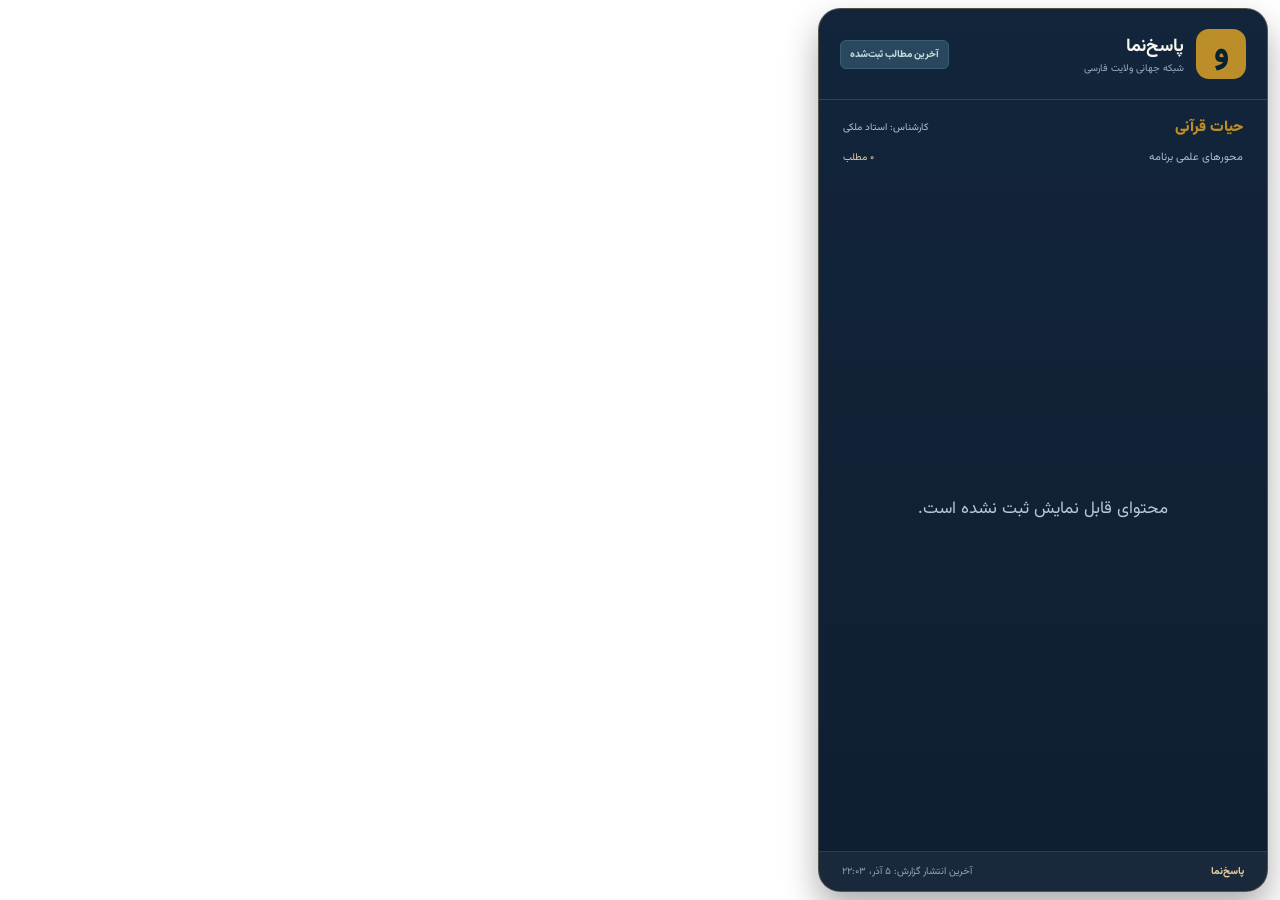
<file: docs/overlay.html>
<!doctype html><html lang="fa" dir="rtl"><head><meta charset="utf-8"><meta name="viewport" content="width=device-width, initial-scale=1"><meta name="robots" content="noindex"><title>پاسخ‌نما | نمای تلویزیونی شبکه ولایت</title><link rel="stylesheet" href="assets/styles.css?v=20261104-presentation-v1"></head>
<body class="overlay-page" data-page="overlay"><main class="overlay-stage"><section class="tv-panel" id="tv-panel"><header class="tv-header"><div class="tv-identity"><span class="tv-logo">و</span><div><b>پاسخ‌نما</b><small>شبکه جهانی ولایت فارسی</small></div></div><span class="tv-live" id="tv-live-tag">آخرین مطالب ثبت‌شده</span></header>
<div class="tv-program-info"><strong id="tv-program">در انتظار اطلاعات برنامه</strong><span id="tv-expert">شبکه ولایت فارسی</span></div>
<div class="tv-timeline"><span>محورهای علمی برنامه</span><small id="tv-count">—</small></div>
<div id="tv-cards" class="tv-cards" aria-live="polite"><div class="tv-empty">در انتظار محتوای معتبر کارشناسی …</div></div>
<footer class="tv-footer"><span class="tv-brand-bottom">پاسخ‌نما</span><span id="tv-updated">آخرین تحلیل: نامشخص</span></footer></section>
<div id="demo-label" class="demo-label" hidden>دمو با گزارش‌های واقعی آرشیو دیدبان · خلاصه‌ها نیازمند بازبینی</div></main><script src="assets/app.js?v=20261104-presentation-v1" defer></script></body></html>
</file>
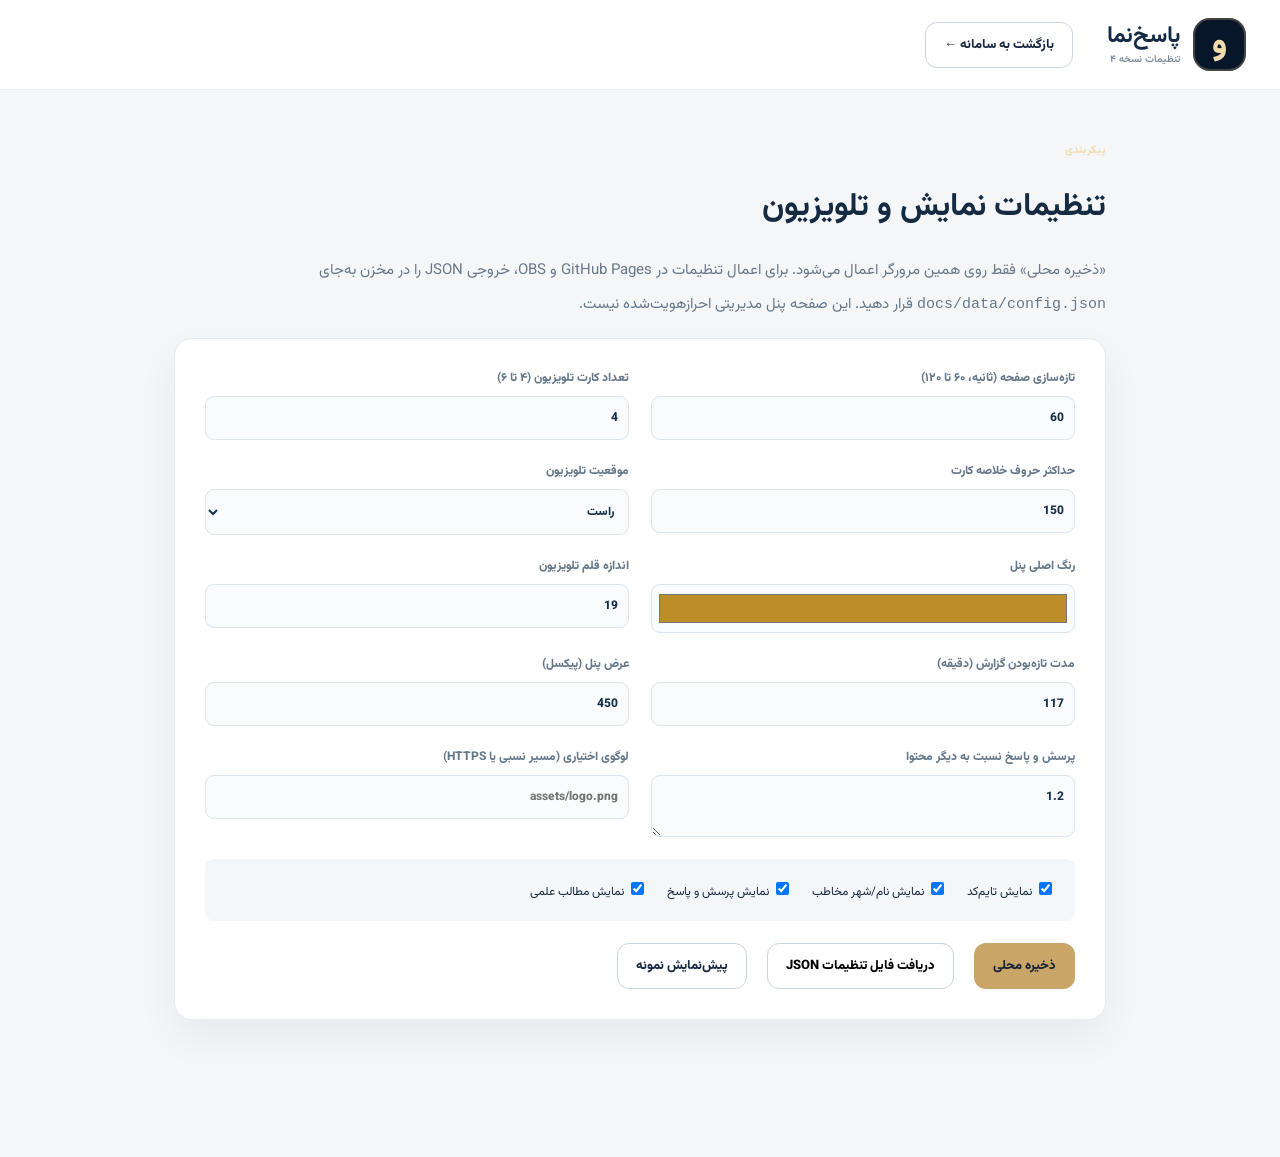
<file: docs/settings.html>
<!doctype html><html lang="fa" dir="rtl"><head><meta charset="utf-8"><meta name="viewport" content="width=device-width, initial-scale=1"><title>تنظیمات پاسخ‌نما ۴</title><link rel="stylesheet" href="assets/styles.css"></head><body class="settings-page" data-page="settings"><header class="main-header"><div class="container header-row"><a class="brand" href="./"><span class="brand-mark">و</span><span><b>پاسخ‌نما</b><small>تنظیمات نسخه ۴</small></span></a><a class="outline-button" href="./">بازگشت به سامانه ←</a></div></header><main class="container settings-shell"><div class="settings-head"><span class="kicker">پیکربندی</span><h1>تنظیمات نمایش و تلویزیون</h1><p>«ذخیره محلی» فقط روی همین مرورگر اعمال می‌شود. برای اعمال تنظیمات در GitHub Pages و OBS، خروجی JSON را در مخزن به‌جای <code>docs/data/config.json</code> قرار دهید. این صفحه پنل مدیریتی احرازهویت‌شده نیست.</p></div><form id="settings-form" class="settings-form"><label>تازه‌سازی صفحه (ثانیه، ۶۰ تا ۱۲۰)<input id="s-refresh" type="number" min="60" max="120"></label><label>تعداد کارت تلویزیون (۴ تا ۶)<input id="s-count" type="number" min="4" max="6"></label><label>حداکثر حروف خلاصه کارت<input id="s-length" type="number" min="70" max="300"></label><label>موقعیت تلویزیون<select id="s-position"><option value="right">راست</option><option value="left">چپ</option><option value="bottom">پایین</option></select></label><label>رنگ اصلی پنل<input id="s-color" type="color"></label><label>اندازه قلم تلویزیون<input id="s-font" type="number" min="14" max="36"></label><label>مدت تازه‌بودن گزارش (دقیقه)<input id="s-stale" type="number" min="10" max="240"></label><label>عرض پنل (پیکسل)<input id="s-width" type="number" min="350" max="900"></label><label>پرسش و پاسخ نسبت به دیگر محتوا<textarea id="s-priority" rows="2" placeholder="مثال: 1.2"></textarea></label><label>لوگوی اختیاری (مسیر نسبی یا HTTPS)<input id="s-logo" type="text" placeholder="assets/logo.png"></label><div class="settings-toggles"><label><input type="checkbox" id="s-timecodes"> نمایش تایم‌کد</label><label><input type="checkbox" id="s-audience"> نمایش نام/شهر مخاطب</label><label><input type="checkbox" id="s-qa"> نمایش پرسش و پاسخ</label><label><input type="checkbox" id="s-topics"> نمایش مطالب علمی</label></div><div class="settings-actions"><button type="button" id="save-settings" class="solid-button">ذخیره محلی</button><button type="button" id="export-settings" class="outline-button">دریافت فایل تنظیمات JSON</button><a href="overlay.html?demo=1" target="_blank" class="outline-button">پیش‌نمایش نمونه</a></div></form><div id="settings-feedback" class="settings-feedback" role="status"></div></main><script src="assets/app.js" defer></script></body></html>
</file>
<file: docs/assets/styles.css>
@import url('https://fonts.googleapis.com/css2?family=Vazirmatn:wght@400;500;600;700;800;900&display=swap');
:root{--navy:#071729;--navy2:#0e2540;--ink:#172940;--muted:#788596;--gold:#c9a568;--gold2:#f1dcae;--background:#f5f6f8;--border:#e3e8ef;--card:#fff;--soft:#eff4f9;--shadow:0 17px 40px rgba(10,26,51,.055);font-family:Vazirmatn,Tahoma,Arial,sans-serif}*{box-sizing:border-box}html{scroll-behavior:smooth}body{margin:0;background:var(--background);color:var(--ink);font-family:inherit;font-size:15px}a{color:inherit;text-decoration:none}button,input,select,textarea{font:inherit}button{cursor:pointer}button:focus-visible,a:focus-visible,input:focus-visible,select:focus-visible{outline:3px solid #54a1d6;outline-offset:3px}[hidden]{display:none!important}.container{max-width:1360px;margin:0 auto;padding:0 34px}.topline{height:4px;background:linear-gradient(90deg,#746447,var(--gold2),#9e804e)}.main-header{background:white;border-bottom:1px solid #e6ebef}.header-row{min-height:89px;display:flex;align-items:center;gap:34px}.brand{display:flex;align-items:center;gap:13px;white-space:nowrap}.brand-mark{width:53px;height:53px;display:grid;place-items:center;background:var(--navy);color:var(--gold2);border-radius:17px;font-size:32px;font-weight:900;box-shadow:inset 0 0 0 2px rgba(202,173,116,.3)}.brand b{font-size:23px;color:#132b46;display:block;line-height:1.3}.brand small{color:#7b8a99;display:block;font-size:10px;font-weight:600}.nav-links{display:flex;gap:30px;margin:auto;font-size:13px;font-weight:700;color:#536176}.nav-links a:hover,.about-panel a:hover{color:#b28a50}.outline-button,.solid-button,.ghost-button{display:inline-flex;gap:15px;justify-content:center;align-items:center;padding:12px 18px;border-radius:12px;border:1px solid #cbd5e0;font-weight:800;font-size:13px;background:white}.outline-button:hover{border-color:var(--gold)}.solid-button{background:var(--gold);color:#172332;border-color:transparent}.solid-button:hover{background:#e2c082}.ghost-button{border-color:rgba(255,255,255,.28);background:rgba(255,255,255,.08);color:white}.hero-panel{position:relative;display:grid;grid-template-columns:1.45fr 1fr;min-height:350px;overflow:hidden;margin:32px 0 24px;border-radius:23px;background:radial-gradient(circle at 18% 40%,#203f64 0,transparent 47%),linear-gradient(113deg,#0d2340,#071525);box-shadow:0 23px 47px rgba(6,25,45,.12)}.hero-copy{position:relative;z-index:2;padding:50px 59px}.eyebrow,.kicker{font-size:11px;letter-spacing:.3px;color:var(--gold2);font-weight:800}.signal-dot{display:inline-block;vertical-align:middle;width:8px;height:8px;border-radius:50%;background:#7de2ae;box-shadow:0 0 0 4px rgba(100,218,159,.15);margin-left:8px}.dot-separator{color:#567797;padding:0 12px}.hero-panel h1{color:white;font-weight:900;font-size:clamp(28px,3vw,46px);line-height:1.7;letter-spacing:-1.3px;margin:20px 0 8px}.hero-panel h1 span{color:var(--gold2)}.hero-copy>p{color:#bccbda;line-height:2.3;font-size:14px;max-width:590px}.hero-cta{display:flex;gap:12px;flex-wrap:wrap;margin-top:25px}.hero-art{position:relative;min-height:330px}.art-ring{position:absolute;border:1px solid rgba(213,189,143,.17);border-radius:50%;width:305px;height:305px;top:16px;left:15%}.art-ring.b{width:225px;height:225px;top:57px;left:25%;border-color:rgba(213,189,143,.25)}.art-icon{position:absolute;top:100px;left:37%;display:grid;place-items:center;width:140px;height:140px;border-radius:38px;transform:rotate(-12deg);background:linear-gradient(145deg,#e6c88c,#b9985a);color:#0d2941;font-size:95px;font-weight:900;box-shadow:0 20px 65px #0005}.art-card{position:absolute;border:1px solid #405775;background:#1b3653dd;border-radius:12px;padding:12px 16px;box-shadow:0 13px 26px #0004;color:#e9d29f;font-size:12px;font-weight:800}.art-card i{display:block;height:5px;border-radius:5px;background:#385371;margin-top:10px;width:145px}.art-card i:last-child{width:90px}.art-card-1{right:7%;top:48px;transform:rotate(7deg)}.art-card-2{left:10%;bottom:35px;transform:rotate(-7deg)}.insight-row{display:grid;grid-template-columns:repeat(4,1fr);gap:15px;margin-bottom:55px}.metric{display:flex;gap:14px;align-items:center;background:white;border-radius:16px;border:1px solid #e9edf2;padding:20px 22px;box-shadow:var(--shadow)}.metric-icon{display:grid;place-items:center;flex:none;width:45px;height:45px;border-radius:14px;background:#eff4f8;color:#bd9c66;font-size:24px}.metric strong{font-size:25px;font-weight:900;display:block;color:#152a43}.metric small{font-size:11px;color:#8793a2;font-weight:600}.metric .small-value{font-size:13px;line-height:1.8}.section-heading{display:flex;justify-content:space-between;gap:30px;align-items:center;margin-bottom:20px}.section-heading .kicker{color:#b18d53}.section-heading h2{font-size:26px;margin:5px 0;color:#102740;font-weight:900}.section-heading h2 span{color:var(--gold)}.section-heading p{max-width:370px;color:#84909e;font-size:12px;line-height:2}.content-layout{display:grid;grid-template-columns:minmax(0,1fr) 308px;gap:23px;align-items:start}.primary-column{min-width:0}.search-panel{border:1px solid var(--border);background:white;padding:18px;border-radius:17px;margin-bottom:17px}.search-box{display:flex;align-items:center;gap:12px;border:1px solid #e2e8ee;background:#f7f9fb;border-radius:11px;padding:0 15px}.search-box>span{font-size:29px;color:#8293a5}.search-box input{width:100%;height:52px;background:transparent;border:0;outline:0;font-size:13px;min-width:0}.filters{display:grid;grid-template-columns:1.12fr 1.2fr 1fr .68fr;gap:11px;margin-top:15px}.filters label{font-size:10px;color:#81909c;font-weight:700}.filters select{margin-top:5px;width:100%;background:white;border:1px solid #e2e8ee;border-radius:9px;padding:11px 8px;font-size:11px;color:#43556c}.tabs{display:flex;align-items:center;gap:10px;margin:20px 0 14px}.tab{padding:12px 17px;border:0;background:#e8edf2;color:#66778a;border-radius:10px;font-size:12px;font-weight:800}.tab.active{background:#122a46;color:#fff;box-shadow:0 7px 15px #0826432b}.found-count{margin-right:auto;font-size:12px;color:#99a1ac}.cards{display:grid;gap:13px}.content-card{display:block;border:1px solid #e3eaf0;border-right:4px solid var(--gold);border-radius:14px;padding:18px 23px;background:white;box-shadow:var(--shadow);transition:transform .22s ease,box-shadow .22s ease}.content-card:hover{transform:translateY(-2px);box-shadow:0 18px 45px rgba(17,39,65,.09)}.content-card[data-kind="question_answer"]{border-right-color:#477eae}.content-card[data-kind="expert_reference"]{border-right-color:#56a98b}.content-card[data-kind="audience_question"]{border-right-color:#dc916d}.content-meta-top{display:flex;align-items:center;gap:10px;flex-wrap:wrap}.kind-chip{border-radius:7px;background:#f1f5f9;color:#395e80;padding:5px 9px;font-size:10px;font-weight:800}.kind-chip.question_answer{background:#e8f2fb;color:#3576ab}.kind-chip.expert_reference{background:#eaf6f0;color:#388a69}.kind-chip.audience_question{background:#fff0e7;color:#be7a4a}.status-chip{font-size:10px;color:#8192a1}.status-chip.approved{color:#358a65}.content-date{margin-right:auto;color:#a1a9b2;font-size:10px}.content-card h3{margin:12px 0 8px;font-weight:900;font-size:17px;line-height:1.9;color:#1a354f}.content-card p{margin:0;color:#62758b;font-size:12px;line-height:2.2;max-width:94%;display:-webkit-box;-webkit-box-orient:vertical;-webkit-line-clamp:3;overflow:hidden}.content-footer{display:flex;gap:14px;align-items:center;flex-wrap:wrap;margin-top:15px;border-top:1px solid #f0f2f5;padding-top:12px;color:#95a0af;font-size:10px}.content-footer button{margin-right:auto;background:none;border:0;color:#1c5b83;font-size:11px;font-weight:800}.more-button{display:block;width:100%;padding:14px;margin-top:17px;border:1px solid #dbe5ee;background:white;border-radius:11px;font-weight:800;color:#3f536a}.empty-list{padding:60px 25px;text-align:center;border-radius:16px;background:white;color:#7b8b99;border:1px dashed #d9e1e8;line-height:2}.secondary-column{display:grid;gap:18px}.side-card{background:white;border:1px solid #e6ecf1;border-radius:17px;padding:22px;box-shadow:var(--shadow)}.side-live{background:linear-gradient(155deg,#142e4d,#09213c);color:white;border:0}.side-label{font-weight:800;color:#c6d4e2;font-size:12px}.side-live h3{font-size:20px;margin:20px 0 7px;line-height:1.8}.side-live>p{font-size:12px;line-height:2;color:#b2c4d5;min-height:45px}.side-divider{height:1px;background:#ffffff20;margin:23px 0}.info-line{display:flex;justify-content:space-between;gap:6px;align-items:center;font-size:11px;margin:12px 0}.info-line span{color:#92aec4}.info-line strong{max-width:150px;text-align:left;font-size:10px}.status-pill{background:#234463;color:#c2d5e2;text-align:center;font-size:11px;margin-top:19px;padding:9px;border-radius:7px}.category-list{display:grid;gap:13px;margin-top:20px;font-size:12px;color:#61758a}.help-card b{font-size:13px;color:#b38d52}.help-card p{font-size:11px;color:#8797a4;line-height:2.3}.about-panel{display:flex;align-items:center;gap:22px;margin:55px 0 40px;background:#eaeef3;border-radius:14px;padding:23px 30px}.about-panel span{font-weight:900;font-size:13px;flex:none}.about-panel p{font-size:11px;line-height:2;color:#778799;flex:1}.about-panel a{white-space:nowrap;font-size:12px;font-weight:900}.footer{border-top:1px solid #dde4eb;background:white}.footer-inner{min-height:64px;display:flex;align-items:center;justify-content:space-between;font-size:11px;color:#8b98a5}.modal{position:fixed;inset:0;z-index:20;display:grid;place-items:center;padding:14px}.modal-shade{position:absolute;inset:0;background:#03101dbb;backdrop-filter:blur(5px)}.modal-content{position:relative;background:white;width:min(760px,100%);max-height:90vh;overflow:auto;border-radius:20px;padding:29px 35px;box-shadow:0 35px 90px #0006}.modal-top{display:flex;align-items:center;justify-content:space-between;color:#bd985e;font-size:12px;font-weight:800}.modal-top button{background:#ecf0f4;border:0;width:32px;height:32px;border-radius:8px;font-size:24px;color:#456}.modal-content h2{font-size:24px;line-height:1.9;margin:18px 0}.modal-content>p{font-size:14px;line-height:2.35;color:#405971;white-space:pre-wrap}.evidence{border-right:3px solid #c3a365;margin:18px 0;padding:15px;background:#f8f5f0;line-height:2;font-size:12px}.modal-meta{display:flex;gap:14px;flex-wrap:wrap;color:#8193a0;border-top:1px solid #e8eef3;padding-top:14px;font-size:11px}.modal-actions{display:flex;gap:11px;margin:24px 0}.modal-actions button{border:0;background:#173654;color:#fff;border-radius:9px;padding:10px 16px;font-size:12px}.modal-warning{display:block;color:#9ba5ae;line-height:2}.toast{position:fixed;bottom:25px;right:25px;background:#153a5a;color:white;border-radius:8px;padding:11px 19px;z-index:30}.settings-shell{max-width:1000px;padding-top:48px;padding-bottom:75px}.settings-head h1{color:#152b42;font-size:32px}.settings-head p{color:#67798a;line-height:2.3}.settings-form{background:white;border:1px solid #e5ebef;box-shadow:var(--shadow);padding:30px;border-radius:18px;display:grid;grid-template-columns:1fr 1fr;gap:22px}.settings-form>label{font-size:12px;color:#64788a;font-weight:800}.settings-form input:not([type="checkbox"]),.settings-form select,.settings-form textarea{width:100%;display:block;margin-top:9px;border:1px solid #dbe5eb;border-radius:9px;padding:12px 10px;color:#173049;background:#f9fbfc}.settings-form input[type="color"]{height:49px;padding:5px}.settings-toggles,.settings-actions{grid-column:1/-1;display:flex;flex-wrap:wrap;gap:20px;align-items:center}.settings-toggles{padding:20px;background:#f4f7fa;border-radius:9px}.settings-toggles label{font-size:12px}.settings-feedback{padding:20px;color:#357758;min-height:60px}
/* Transparent television browser source. Width adjustable via config or URL. */
.overlay-page{background:transparent!important;overflow:hidden;color:white}.overlay-stage{height:100vh;min-height:520px;display:flex;align-items:stretch;justify-content:flex-start;direction:rtl;padding:8px 12px;position:relative}.tv-panel{--tv-accent:#c9ad74;--tv-font:19px;--tv-width:560px;width:min(var(--tv-width),100%);height:100%;min-height:0;display:flex;flex-direction:column;direction:rtl;border:1px solid rgba(217,183,124,.34);border-radius:22px;background:linear-gradient(180deg,rgba(9,28,51,.96),rgba(5,21,42,.96));box-shadow:0 17px 34px rgba(0,0,0,.32);overflow:hidden;backdrop-filter:blur(15px)}.tv-header{flex:none;display:flex;justify-content:space-between;align-items:center;padding:20px 21px;border-bottom:1px solid #ffffff23}.tv-identity{display:flex;align-items:center;gap:12px}.tv-logo{flex:none;width:50px;height:50px;display:grid;place-items:center;background:var(--tv-accent);border-radius:13px;color:#062036;font-size:32px;font-weight:900}.tv-logo.has-image{background:transparent}.tv-logo img{width:100%;height:100%;object-fit:contain}.tv-identity b{display:block;font-size:18px;color:#f6f5ef;white-space:nowrap}.tv-identity small{display:block;font-size:10px;color:#93aec3}.tv-live{background:#29485f;border:1px solid #365f75;color:#bfdfdc;font-size:10px;font-weight:800;padding:6px 9px;border-radius:6px;text-align:center;max-width:110px}.tv-live.fresh{background:#184c43;color:#a5edcf}.tv-program-info{flex:none;padding:16px 24px 10px;display:flex;align-items:center;justify-content:space-between;gap:10px}.tv-program-info strong{font-size:15px;font-weight:900;color:var(--tv-accent)}.tv-program-info span{font-size:10px;color:#b2c5d3;text-align:left}.tv-timeline{flex:none;display:flex;align-items:center;justify-content:space-between;padding:0 24px 10px;color:#a8bfd1;font-size:11px}.tv-timeline small{color:#e2cfad;font-size:10px}.tv-cards{overflow:hidden;min-height:0;flex:1;padding:0 12px 5px;display:flex;flex-direction:column;gap:8px}.tv-card{flex:1 1 0;min-height:0;border-radius:11px;padding:10px 13px 8px;background:rgba(245,250,255,.065);border-right:3px solid var(--tv-accent);display:flex;flex-direction:column;justify-content:center;transition:transform .35s ease,opacity .35s ease,background .35s ease;animation:tventer .5s both}.tv-card.new-card{background:rgba(202,173,116,.18);transform:translateX(-8px)}@keyframes tventer{from{opacity:.3;transform:translateY(6px)}to{opacity:1;transform:none}}.tv-card.kind-question_answer{border-right-color:#74b3d9}.tv-card.kind-expert_reference{border-right-color:#70c3a6}.tv-card.kind-audience_question{border-right-color:#eeaa6f}.tv-card-top{display:flex;gap:8px;align-items:center;color:#e8d2a5;font-size:10px;font-weight:900;margin-bottom:3px}.tv-card-top time{margin-right:auto;color:#8ca5b6;font-weight:500}.tv-card h2{margin:0;color:#fff;font-size:var(--tv-font);font-weight:800;line-height:1.55;overflow:hidden;display:-webkit-box;-webkit-box-orient:vertical;-webkit-line-clamp:2}.tv-card p{font-size:calc(var(--tv-font) - 5px);line-height:1.65;color:#c6d5e1;margin:3px 0 0;overflow:hidden;display:-webkit-box;-webkit-box-orient:vertical;-webkit-line-clamp:2}.tv-footer{flex:none;display:flex;align-items:center;justify-content:space-between;background:#ffffff0b;border-top:1px solid #ffffff18;padding:12px 23px;margin-top:4px;color:#90a7b9;font-size:10px}.tv-brand-bottom{color:#e8cf9d;font-weight:800}.tv-brand-bottom b{background:#c6a46b;border-radius:5px;padding:0 6px;color:#0d2a43}.tv-empty{height:100%;display:grid;place-items:center;text-align:center;color:#b5c8d6;line-height:2;padding:25px;font-size:17px}.demo-label{position:fixed;bottom:17px;left:17px;border:2px solid #f5d28d;color:#fff4cf;background:#542c25e8;padding:7px 13px;font-size:14px;font-weight:900;z-index:3;transform:rotate(-3deg)}.overlay-stage.position-left{justify-content:flex-end}.overlay-stage.position-bottom{align-items:flex-end}.overlay-stage.position-bottom .tv-panel{width:100%;height:40vh;border-radius:15px}.overlay-stage.position-bottom .tv-cards{display:grid;grid-template-columns:repeat(3,1fr);grid-template-rows:repeat(2,minmax(0,1fr))}.overlay-stage.position-bottom .tv-card{min-height:0}.overlay-stage.position-bottom .tv-card h2{font-size:16px}.overlay-stage.position-bottom .tv-header{padding:10px 20px}.overlay-stage.position-bottom .tv-program-info{padding:5px 20px}.overlay-stage.position-bottom .tv-footer{padding:6px 15px}
@media (min-height:1000px){.tv-card{padding:14px 16px}.tv-card h2{-webkit-line-clamp:2}.tv-card p{-webkit-line-clamp:3}.tv-cards{gap:11px}}
@media (max-height:650px){.tv-header{padding:9px 15px}.tv-logo{width:35px;height:35px;font-size:26px}.tv-identity b{font-size:14px}.tv-program-info{padding:8px 17px}.tv-timeline{padding:0 17px 5px}.tv-cards{gap:4px;padding:0 8px}.tv-card{padding:5px 8px}.tv-card h2{font-size:calc(var(--tv-font) - 4px)}.tv-card p{font-size:calc(var(--tv-font) - 8px)}.tv-footer{padding:5px 15px}}
@media (max-width:1100px){.hero-copy{padding:43px 36px}.content-layout{grid-template-columns:minmax(0,1fr) 260px}.nav-links{gap:14px}.insight-row{grid-template-columns:repeat(2,1fr)}}@media (max-width:780px){.container{padding:0 17px}.header-row{gap:10px;min-height:75px;justify-content:space-between}.brand-mark{width:44px;height:44px;font-size:28px}.brand b{font-size:19px}.nav-links{display:none}.hero-panel{grid-template-columns:1fr;margin-top:16px;min-height:0}.hero-copy{padding:32px 25px}.hero-panel h1{font-size:29px}.hero-art{display:none}.insight-row{grid-template-columns:repeat(2,1fr);gap:10px;margin-bottom:36px}.metric{padding:14px 12px}.metric-icon{width:34px;height:34px;font-size:19px}.metric strong{font-size:20px}.section-heading{display:block}.section-heading h2{font-size:22px}.content-layout{grid-template-columns:1fr}.secondary-column{grid-template-columns:1fr 1fr}.side-live{grid-row:span 2}.filters{grid-template-columns:repeat(2,1fr)}.about-panel{display:block}.about-panel p{margin-top:13px}.footer-inner{display:block;padding-top:16px;padding-bottom:16px;line-height:2.1}.settings-form{grid-template-columns:1fr}.overlay-stage.position-bottom .tv-panel{height:53vh}}@media (max-width:510px){.hero-copy{padding:30px 20px}.header-row>.outline-button{padding:8px;font-size:10px}.brand small{font-size:8px}.hero-cta{display:grid}.metric{gap:8px}.metric .small-value{font-size:10px}.content-card{padding:15px}.content-card h3{font-size:15px}.secondary-column{grid-template-columns:1fr}.side-live{grid-row:auto}.tabs{flex-wrap:wrap}.found-count{width:100%;margin:0}.modal-content{padding:19px 21px}.modal-content h2{font-size:19px}.tv-panel{--tv-font:16px}.tv-identity b{font-size:14px}.tv-header{padding:11px 10px}.tv-logo{width:40px;height:40px;font-size:27px}.tv-program-info{padding:10px 15px}.tv-card{padding:9px}}
@media(prefers-reduced-motion:reduce){*,*::before,*::after{animation:none!important;transition:none!important;scroll-behavior:auto!important}}

/* Authentic archive demo: show a distinct question, answer and available viewer metadata. */
.tv-card.kind-question_answer .tv-question{font-size:calc(var(--tv-font) - 1px);line-height:1.45;-webkit-line-clamp:2}
.tv-card.kind-question_answer .tv-answer{font-size:calc(var(--tv-font) - 6px);line-height:1.55;-webkit-line-clamp:2}
.tv-qa-label{font-weight:900;color:#e9cd8f}
.tv-card-origin{color:#a5bbce;font-weight:600;overflow:hidden;text-overflow:ellipsis;white-space:nowrap;max-width:145px}
.tv-viewer-line{display:flex;gap:4px 12px;flex-wrap:wrap;font-size:10px;line-height:1.45;color:#b5d6ee;margin-top:5px}
.tv-viewer-line span{white-space:nowrap}
.demo-label{font-size:11px;max-width:340px;line-height:1.65;transform:none;border:1px solid #cbb078a3;background:#273c4de0}
@media(max-height:800px){.tv-header{padding:12px 18px}.tv-program-info{padding:9px 20px 6px}.tv-timeline{padding:0 20px 6px}.tv-footer{padding:7px 20px}.tv-card{padding:6px 11px}.tv-cards{gap:5px}.tv-card.kind-question_answer .tv-question{font-size:calc(var(--tv-font) - 3px)}}

/* Approved presentation-only visual overrides; default live appearance unchanged. */
.tv-panel .tv-card h2{color:var(--tv-text,#fff)}
.tv-panel.presentation-compact .tv-card{padding:5px 10px}
.tv-panel.presentation-compact .tv-card h2{line-height:1.35}
.tv-panel.presentation-compact .tv-card p{line-height:1.45}
.tv-panel.presentation-compact .tv-viewer-line{font-size:9px;margin-top:1px}
.tv-panel.presentation-spacious .tv-card{padding:15px 16px}
.tv-panel.presentation-spacious .tv-card h2{line-height:1.75}
.tv-panel.presentation-spacious .tv-card p{line-height:1.85}
.tv-panel.presentation-spacious .tv-viewer-line{margin-top:9px}
.tv-card-origin{max-width:42%;overflow:hidden;text-overflow:ellipsis;white-space:nowrap}
</file>
<file: docs/atlas/atlas-pro.css>
/* Velayat Atlas – visual graph enhancement; isolated CSS */
:root{--at-ink:#071722;--at-gold:#eac687;--at-aqua:#65e2cf;--at-border:#426471}
.atlas-panel{background:linear-gradient(148deg,#081d2a,#081723);border:1px solid #35586b;border-radius:23px;overflow:hidden;box-shadow:0 22px 60px #0005}
.atlas-head{padding:16px 20px;display:flex;align-items:center;justify-content:space-between;gap:12px;background:#0d2731;border-bottom:1px solid #2b4c59;flex-wrap:wrap}
.atlas-head h3{font-size:14px;color:#f4dbb1;margin:0}.atlas-head p{font-size:11px;color:#a9c7c7;margin:2px 0}
.atlas-actions{display:flex;gap:6px;align-items:center;flex-wrap:wrap}
.atlas-btn,.atlas-select{background:#12313b;color:#ddf1ea;border:1px solid #446674;padding:8px 11px;border-radius:10px;font-size:11px}
.atlas-btn:hover,.atlas-btn.active{background:#215349;border-color:#ddb977;color:#fff4d5}
.atlas-btn:focus-visible,.atlas-search input:focus-visible{outline:2px solid #edd39e;outline-offset:2px}
.atlas-graph-layout{display:grid;grid-template-columns:minmax(0,1fr) 290px;min-height:600px;direction:rtl}
.atlas-stage{height:610px;position:relative;overflow:hidden;background:radial-gradient(ellipse at center,#173f4b 0%,#091b29 59%,#07151f 100%);touch-action:none}
.atlas-stage:before{content:"";position:absolute;inset:0;background:linear-gradient(#f7ffff09 1px,transparent 1px),linear-gradient(90deg,#f7ffff09 1px,transparent 1px);background-size:34px 34px;pointer-events:none}
#atlasSvg{display:block;width:100%;height:100%;cursor:grab;position:relative;z-index:1}
#atlasSvg.dragging{cursor:grabbing}
.atlas-grid-orbit{fill:none;stroke:#7abca32c;stroke-width:1;stroke-dasharray:3 12}
.atlas-edge{stroke:#619f9b70;stroke-width:1.4;fill:none;transition:opacity .25s}
.atlas-edge.highlight{stroke:#efca86;stroke-width:2.6;filter:drop-shadow(0 0 4px #e5c58b99)}
.atlas-node{cursor:pointer;transition:opacity .2s}
.atlas-node circle.primary{fill:#123c41;stroke:#89dccc;stroke-width:2.2}
.atlas-node.root circle.primary{fill:#14423d;stroke:#f0ce8e;stroke-width:3}
.atlas-node.program circle.primary{fill:#243e3d;stroke:#e0bb7d}
.atlas-node.episode circle.primary{fill:#124a4b;stroke:#77e4d1}
.atlas-node.expert circle.primary{fill:#243f53;stroke:#93bffa}
.atlas-node.topic circle.primary{fill:#273c4a;stroke:#90babb}
.atlas-node.qa circle.primary{fill:#473e54;stroke:#c1a8f4}
.atlas-node.active circle.primary,.atlas-node:hover circle.primary{stroke:#fff2c4;stroke-width:3.6;filter:drop-shadow(0 0 14px #e0cc8ba0)}
.atlas-node .nlabel{font:600 11px Vazirmatn,Tahoma,sans-serif;fill:#eff8f1;paint-order:stroke;stroke:#071823;stroke-width:3px;stroke-linejoin:round;pointer-events:none}
.atlas-node.root .nlabel{font-size:16px;font-weight:900;fill:#ffebbd}
.atlas-node .nsub{font:500 9px Vazirmatn,Tahoma,sans-serif;fill:#b2d4ce;paint-order:stroke;stroke:#071823;stroke-width:3px;pointer-events:none}
.atlas-inspector{background:linear-gradient(155deg,#102e38,#0b202b);padding:20px;border-right:1px solid #315361;display:flex;flex-direction:column;gap:10px;min-width:0}
.atlas-inspector h3{font-size:19px;line-height:1.65;color:#f3d09d;margin:4px 0}
.atlas-inspector p{color:#c3d5d6;font-size:12px;line-height:2;margin:0;overflow-wrap:anywhere}
.atlas-inspector .ins-meta{font-size:11px;color:#9dc1bd}
.atlas-inspector .ins-crumb{font-size:10px;color:var(--mint)}
.atlas-inspector .ins-links{display:flex;gap:6px;flex-wrap:wrap;margin-top:12px}
.atlas-pins{position:absolute;z-index:2;right:14px;bottom:13px;color:#b4cfcf;font-size:10px;background:#09222bda;border:1px solid #43616e;border-radius:10px;padding:6px 11px;pointer-events:none}
.atlas-view-full{position:fixed!important;inset:8px;z-index:1000;border-radius:14px;display:flex;flex-direction:column;box-shadow:0 0 0 100vmax #06131bef}
.atlas-view-full .atlas-graph-layout{flex:1;min-height:0}.atlas-view-full .atlas-stage{height:auto;min-height:0}
.atlas-searchhero{padding:22px;border-radius:22px;border:1px solid #355968;background:linear-gradient(125deg,#0e3538,#10273b);margin-bottom:15px}
.atlas-searchhero h2{font-size:23px;margin:0 0 7px;color:#f4d6a4}
.atlas-searchhero p{font-size:11px;color:#b5cfce;margin:0 0 14px}
.atlas-input{width:100%;padding:13px 15px;background:#091c27;border:1px solid #496a72;color:#f5f9f7;border-radius:12px;outline:0;min-width:0}
.atlas-search-row{display:flex;gap:9px;flex-wrap:wrap;margin-top:11px}
.atlas-search-row>*{flex:1;min-width:155px}
.atlas-toolbar{display:flex;justify-content:space-between;gap:10px;flex-wrap:wrap;align-items:center;margin:17px 0}
.atlas-count{color:#dbc791;font-size:12px}
.atlas-result-grid{display:grid;grid-template-columns:repeat(2,minmax(0,1fr));gap:13px}
.atlas-result-grid.list{grid-template-columns:1fr}
.atlas-result{background:linear-gradient(145deg,#102b34,#0b212e);padding:17px 19px;border:1px solid #335766;border-radius:17px;min-width:0}
.atlas-result b{display:block;font-size:14px;color:#f5e4be;line-height:1.7;margin:4px 0}
.atlas-result p{color:#c2d1d0;font-size:11px;margin:7px 0;line-height:2;overflow-wrap:anywhere}
.atlas-result small{font-size:10px;color:#96c4c0}
.atlas-result .result-actions{display:flex;gap:8px;flex-wrap:wrap;margin-top:10px}
.atlas-result mark{background:#876b38;color:#fff;padding:0 2px;border-radius:3px}
.atlas-sug{display:flex;gap:6px;flex-wrap:wrap;margin-top:9px}
.atlas-sug button{border:1px solid #43636a;color:#cce6de;background:#14343c;border-radius:16px;padding:5px 11px;font-size:10px}
.atlas-research-grid{display:grid;grid-template-columns:repeat(3,minmax(0,1fr));gap:13px;margin:14px 0}
.atlas-kpi{background:#102b35;border:1px solid #39616a;padding:17px;border-radius:16px}
.atlas-kpi strong{font-size:27px;color:#f4d49b;display:block}.atlas-kpi span{color:#a4c3c2;font-size:11px}
.atlas-inline-list{display:grid;gap:8px;margin:10px 0}
.atlas-inline-list .atlas-row{border:1px solid #345563;border-radius:12px;padding:10px 14px;background:#102e37;text-align:right;color:#eff2ed}
.atlas-editor-card{border:1px solid #385665;border-radius:18px;background:#0d2631;padding:20px;margin:15px 0}
.atlas-editor-card label{display:block;color:#bbd2d3;font-size:11px;margin:10px 0 4px}
.atlas-editor-card textarea{min-height:95px;resize:vertical}
.atlas-warning{border:1px solid #7b6443;background:#2c2b27;color:#edd9b3;padding:12px;border-radius:12px;font-size:11px;margin:12px 0}
.atlas-qa-marker{position:absolute;top:-6px;height:9px;width:9px;transform:translateX(50%);background:#dfadf1;border:1px solid #fff;border-radius:100%;pointer-events:none}
.atlas-timeline-key{font-size:10px;color:#b4ced0;margin:-12px 0 12px}
.atlas-page-footer{color:#86a5ac;margin:32px auto;text-align:center;font-size:11px}
@media(max-width:1100px){.atlas-graph-layout{grid-template-columns:minmax(0,1fr) 245px}.atlas-result-grid{grid-template-columns:1fr}}
@media(max-width:800px){.atlas-graph-layout{display:flex;flex-direction:column}.atlas-stage{height:480px;flex:none}.atlas-inspector{border-right:none;border-top:1px solid #365968;min-height:220px}.atlas-research-grid{grid-template-columns:1fr 1fr}.atlas-view-full .atlas-stage{flex:1}.atlas-view-full .atlas-inspector{max-height:180px;overflow:auto}}
@media(max-width:550px){.atlas-head{padding:12px}.atlas-searchhero{padding:15px}.atlas-searchhero h2{font-size:19px}.atlas-research-grid{grid-template-columns:1fr}.atlas-stage{height:400px}.atlas-result{padding:13px}}
@media(prefers-reduced-motion:reduce){.atlas-node,.atlas-edge{transition:none!important}}


/* ─── Atlas motion design v7 | luminous knowledge network ─── */
.atlas-panel{position:relative;border-color:#3a6671;background:linear-gradient(140deg,#092430,#0a1b2a);box-shadow:0 28px 78px #0009,0 0 0 1px #5bd8c10c}
.atlas-head{background:linear-gradient(95deg,#113a3e,#122c3b 60%,#0c2836);padding:18px 22px;border-bottom-color:#52737c66}
.atlas-head h3{font-size:16px;letter-spacing:-.3px}
.atlas-head p{font-size:11px;color:#c2d9d2}
.atlas-actions{gap:7px}.atlas-btn{backdrop-filter:blur(12px);transition:background .2s,border-color .2s,transform .2s}
.atlas-btn:hover{transform:translateY(-2px)}
.atlas-stage{background:radial-gradient(ellipse 60% 70% at 51% 52%,#164751ca 0%,#0b2a37b9 45%,#061620 92%),linear-gradient(125deg,#09242e,#0a1324)}
.atlas-stage:before{background-size:38px 38px;opacity:.65;mask-image:radial-gradient(ellipse at center,#0008,transparent 85%)}
.atlas-stage:after{content:"";position:absolute;inset:0;pointer-events:none;box-shadow:inset 0 0 100px #04111ed9;z-index:2}
.atlas-stage .motion-glow{position:absolute;left:50%;top:50%;width:min(600px,75%);height:85%;transform:translate(-50%,-50%);border-radius:50%;background:radial-gradient(ellipse,#50cab819,transparent 69%);filter:blur(30px);pointer-events:none}
#atlasSvg{z-index:1;position:relative;filter:drop-shadow(0 4px 12px #0005)}
.atlas-edge{stroke:#63a8a4a8;stroke-width:1.6;fill:none;stroke-linecap:round;transition:stroke .2s}
.atlas-edge.highlight{stroke:#ffdda0;stroke-width:3.3;filter:drop-shadow(0 0 7px #f6d38eaa)}
.atlas-link-halo{fill:none;stroke:#4cc5b726;stroke-width:9;stroke-linecap:round;pointer-events:none}
.atlas-signal{fill:#a2fff0;stroke:#f2fff2;stroke-width:.8;pointer-events:none;filter:drop-shadow(0 0 7px #87ffe5)}
.atlas-signal.warm{fill:#ffdf9f;stroke:#ffefc6;filter:drop-shadow(0 0 8px #ffd398)}
.atlas-grid-orbit{stroke:#61b9a525;stroke-width:1;stroke-dasharray:3 12}
.atlas-space-point{fill:#d7fff2;opacity:.2;pointer-events:none}
.atlas-space-spark{stroke:#a1e6d7;stroke-width:1.2;opacity:.24}
.atlas-node circle.primary{fill:#153b43;stroke-width:2.5;filter:drop-shadow(0 0 8px #6edbd935);transition:filter .22s}
.atlas-node.program circle.primary{fill:#263f41;stroke:#eac887;stroke-width:2.6;filter:drop-shadow(0 0 9px #e3be7559)}
.atlas-node.episode circle.primary{fill:#135457;stroke:#69e3d1}
.atlas-node.expert circle.primary{fill:#243c56;stroke:#8cbfff}
.atlas-node.topic circle.primary{fill:#244555;stroke:#8ae6dc}
.atlas-node.qa circle.primary{fill:#403859;stroke:#d5b7ff}
.atlas-node.root circle.primary{fill:#184a47;stroke:#f3d99b;stroke-width:4;filter:drop-shadow(0 0 26px #ecc987a1)}
.atlas-node.active circle.primary{filter:drop-shadow(0 0 16px #fcdb98e0)}
.atlas-node .nlabel{font-size:11.5px;stroke-width:4;fill:#f4faf4;font-weight:700;letter-spacing:-.15px}
.atlas-node.root .nlabel{font-size:18px;fill:#ffedc6;font-weight:900}
.atlas-node .nsub{fill:#c1deda;font-size:9px}
.atlas-node .glyph{fill:#e8d7ac;font:700 16px Vazirmatn,Tahoma,sans-serif;pointer-events:none}
.atlas-node.root .glyph{fill:#ffebc3;font-size:27px}
.atlas-node .orbital{fill:none;stroke:#d1eae47a;stroke-width:1;pointer-events:none}
.atlas-node.root .orbital{stroke:#ffdd9b9c;stroke-width:1.4}
.atlas-node .active-dot{fill:#f7d396;stroke:#fff5d5;stroke-width:1;pointer-events:none}
.atlas-node.entering{animation:atlasNodeIn .9s cubic-bezier(.16,.92,.26,1) backwards}
@keyframes atlasNodeIn{from{opacity:0;filter:blur(5px)}to{opacity:1;filter:blur(0)}}
.atlas-nebula{pointer-events:none;fill:#50d1b00b;stroke:#6addc21b;stroke-width:1}
.atlas-inspector{background:linear-gradient(165deg,#10323b,#0b2431);border-right-color:#46717a99}
.atlas-inspector h3{font-size:19px;color:#f5d79f}
.atlas-inspector .ins-crumb{background:#1c534c91;border:1px solid #68b7aa61;border-radius:30px;display:table;padding:3px 12px;font-size:10px}
.atlas-inspector .ins-links .atlas-btn{border-color:#b8a07188}
.atlas-pins{font-size:10px;z-index:3;background:#082633e8;color:#c1d8d5;border-color:#477a7b}
.atlas-visual-stat{position:absolute;left:16px;top:16px;color:#c0e8de;border:1px solid #51868072;border-radius:11px;background:#092b34ce;padding:7px 11px;z-index:3;pointer-events:none;font-size:10px}
.atlas-live-indicator{width:7px;height:7px;background:#64f1ca;display:inline-block;border-radius:50%;box-shadow:0 0 0 4px #64f1ca18,0 0 10px #64f1ca;vertical-align:middle;margin-left:5px}
.atlas-path-selection{margin-top:2px;color:#eacb9f;font-size:10px}
.atlas-movement-control.active{border-color:#eece91;background:#1a4e45;color:#f6d7a0}
.atlas-mini-legend{display:flex;gap:10px;flex-wrap:wrap;margin-top:auto;border-top:1px solid #31515c;padding-top:12px;color:#a8c9c8;font-size:10px}
.atlas-mini-legend i{width:8px;height:8px;display:inline-block;border-radius:50%;margin-left:5px}
/* ─── Cinematic time navigator ─── */
.atlas-time-shell{border:1px solid #476a72;border-radius:22px;background:linear-gradient(140deg,#102f3d,#0c2431 65%,#0a1e2b);overflow:hidden;padding:21px;box-shadow:inset 0 1px #ffffff09,0 16px 38px #0003;margin-top:16px}
.atlas-time-head{display:flex;align-items:flex-start;justify-content:space-between;gap:12px;flex-wrap:wrap}
.atlas-time-eyebrow{font:700 10px Vazirmatn,Tahoma,sans-serif;color:#79d9ca;letter-spacing:.5px}
.atlas-time-head h3{font-size:17px;font-weight:800;color:#f5e6c1;line-height:1.7;margin:5px 0}
.atlas-time-description{font-size:11px;color:#aecbc9;margin:0}
.atlas-time-total{display:flex;gap:8px;align-items:center;font-size:12px;font-variant-numeric:tabular-nums;direction:ltr;border:1px solid #61837869;border-radius:10px;background:#193b43;padding:7px 12px;color:#f4d8a2}
.atlas-time-ruler{height:28px;display:flex;justify-content:space-between;direction:ltr;align-items:flex-end;color:#8eafb5;font:10px Arial,sans-serif;padding:0 1px 5px;margin-top:13px}
.atlas-time-ruler span{border-left:1px solid #648a894c;padding-left:5px;white-space:nowrap}
.atlas-time-track{position:relative;min-height:92px;margin:0 0 8px;direction:ltr;border:1px solid #4d7b82;border-radius:17px;overflow:visible;background:linear-gradient(180deg,#0d2432,#081a27);box-shadow:inset 0 5px 19px #0005}
.atlas-time-track .atlas-time-row{position:absolute;inset:20px 10px 20px 10px;border-radius:10px;overflow:hidden;background:linear-gradient(90deg,#23414a55,#1d3a45af)}
.atlas-time-track .atlas-time-row:before{content:"";inset:0;position:absolute;background:linear-gradient(90deg,transparent 96%,#dfedff12 96%);background-size:10% 100%;pointer-events:none}
.atlas-time-segment{position:absolute;top:3px;bottom:3px;border:1px solid #d9ffff58;border-radius:7px;overflow:hidden;cursor:pointer;padding:0 7px;min-width:2px;background:linear-gradient(125deg,var(--seg1,#237c80),var(--seg2,#357b72));font-size:10px;color:white;text-align:center;box-shadow:inset 0 1px #ffffff33;transition:transform .22s,filter .22s,opacity .22s;white-space:nowrap;text-overflow:ellipsis}
.atlas-time-segment:hover{z-index:4;transform:translateY(-3px);filter:brightness(1.33)}
.atlas-time-segment.selected{z-index:5;filter:brightness(1.2);outline:2px solid #f7db94;outline-offset:2px;box-shadow:0 0 20px #e2c48879,inset 0 1px #ffffff91}
.atlas-time-segment span{position:relative;top:3px;line-height:1.4;font-weight:650}
.atlas-time-qa{position:absolute;top:4px;width:20px;height:20px;border:1px solid #f4d5ff;border-radius:50%;background:#5f387f;color:#fff;display:grid;place-items:center;font-size:10px;cursor:pointer;transform:translateX(-50%);z-index:7;box-shadow:0 0 0 3px #45296766,0 0 12px #d8afffa4}
.atlas-time-qa:hover,.atlas-time-qa.selected{background:#a96dcb;box-shadow:0 0 0 4px #9766b68a,0 0 17px #e7b9ff}
.atlas-time-playhead{position:absolute;top:-3px;bottom:-2px;left:0;width:2px;background:#ffdf94;box-shadow:0 0 11px 2px #ffdf9466;pointer-events:none;z-index:8;transition:left .55s cubic-bezier(.24,.72,.24,1)}
.atlas-time-playhead:before{content:"";width:10px;height:10px;background:#ffeca8;position:absolute;top:-4px;left:50%;transform:translateX(-50%) rotate(45deg);border-radius:2px;box-shadow:0 0 9px #ffda85}
.atlas-time-bottom{display:flex;justify-content:space-between;align-items:center;gap:12px;flex-wrap:wrap;margin:12px 0 18px}
.atlas-time-key{display:flex;gap:12px;align-items:center;flex-wrap:wrap;color:#b9cfce;font-size:10px}
.atlas-time-key i{display:inline-block;width:9px;height:9px;border-radius:4px;margin-left:5px}
.atlas-time-navigation{display:flex;gap:7px}
.atlas-time-navigation button{background:#193d44;color:#ebf4ec;border:1px solid #557b7c;border-radius:9px;padding:7px 12px;font-size:11px}
.atlas-time-navigation button:hover{background:#235c55;border-color:#e5c78d}
.atlas-chapter-head{display:flex;align-items:center;justify-content:space-between;gap:8px;margin:6px 0 10px;flex-wrap:wrap}
.atlas-chapter-head b{font-size:13px;color:#eed5a9}
.atlas-chapter-head small{font-size:10px;color:#9cbfbc}
.atlas-chapter-grid{display:grid;grid-template-columns:repeat(2,minmax(0,1fr));gap:10px;max-height:320px;overflow:auto;padding:3px}
.atlas-chapter{border:1px solid #385b64;background:linear-gradient(130deg,#12333f,#0c2734);border-radius:13px;padding:12px 13px;text-align:right;color:#f0f4ee;cursor:pointer;display:flex;align-items:flex-start;gap:11px;transition:border-color .2s,background .2s,transform .2s}
.atlas-chapter:hover{border-color:#a6c1ac;transform:translateY(-2px)}
.atlas-chapter.active{border-color:#ddc284;background:linear-gradient(105deg,#27564d,#193e44);box-shadow:inset 3px 0 #edc78a}
.atlas-chapter-num{height:31px;width:31px;flex:0 0 auto;display:grid;place-items:center;border-radius:10px;border:1px solid #debf8055;background:#264b49;color:#ebce92;font-size:12px;font-weight:900}
.atlas-chapter-copy{min-width:0;flex:1}.atlas-chapter-title{font-size:11px;font-weight:700;display:block;line-height:1.8}.atlas-chapter-range{font:10px/2 Arial,sans-serif;color:#9fcbbe;direction:ltr;display:inline-block}
.atlas-time-detail{background:linear-gradient(100deg,#1b4649,#11313e);border:1px solid #66887e;border-radius:17px;padding:15px 19px;margin:14px 0 0;min-height:104px;box-shadow:inset 0 1px #ffffff16}
.atlas-time-detail .eyebrow{color:#83e1d5;font-size:10px}
.atlas-time-detail strong{display:block;color:#fff0c5;font-size:15px;margin:5px 0;line-height:1.8}
.atlas-time-detail p{margin:5px 0;color:#c1d7d5;font-size:11px;line-height:1.9}
.atlas-time-legend-note{color:#9db8be;font-size:10px;margin:10px 0 0}
@media(max-width:960px){.atlas-chapter-grid{grid-template-columns:1fr}.atlas-time-shell{padding:15px}}
@media(max-width:550px){.atlas-time-track{min-height:74px}.atlas-time-track .atlas-time-row{inset:21px 5px 11px}.atlas-time-segment span{display:none}.atlas-chapter-grid{max-height:430px}.atlas-time-ruler span{font-size:9px}.atlas-visual-stat{display:none}}
@media(prefers-reduced-motion:reduce){.atlas-node.entering{animation:none!important}.atlas-time-playhead,.atlas-time-segment,.atlas-chapter{transition:none!important}}


/* Semantic links: distinct from the structural network spokes. */
.atlas-edge.semantic{stroke:#c29debba;stroke-width:1.65;stroke-dasharray:4 7}
.atlas-edge.semantic.highlight{stroke:#efd59f;stroke-width:3.1;stroke-dasharray:0}
#timelineExplain:empty{display:none}
.atlas-time-shell+ #timelineExplain:empty{display:none}
@media print{.atlas-panel,.atlas-actions,.atlas-time-navigation,.atlas-time-qa{display:none!important}.atlas-time-shell{box-shadow:none;border-color:#aaa;color:#111;background:white}.atlas-chapter-grid{max-height:none;overflow:visible}.atlas-time-detail{color:#111;background:white}}


/* Atlas settings workspace — segregated from public navigation */
.rail .atlas-settings-entry{display:flex;align-items:center;gap:11px;text-align:right;cursor:pointer;width:100%;border:1px solid #365b5e;background:linear-gradient(110deg,#143b3c,#102d36);color:#ead5a5;border-radius:13px;padding:11px 13px;margin-top:auto;font:600 12px Vazirmatn,Tahoma,sans-serif;transition:background .2s,border-color .2s}
.rail .atlas-settings-entry:hover,.rail .atlas-settings-entry.on{background:linear-gradient(110deg,#24554c,#173e44);border-color:#e3bf8299;color:#fff0c6}
.atlas-settings-entry .emoji{font-size:19px;display:grid;place-items:center;width:23px}
.atlas-settings-entry .atlas-entry-chevron{margin-right:auto;font-size:21px;line-height:1;color:#9cc8c5}
.rail .rail-bottom{margin-top:12px}
.atlas-settings-hero{display:flex;justify-content:space-between;align-items:center;gap:14px;flex-wrap:wrap;border:1px solid #416671;border-radius:23px;background:linear-gradient(113deg,#134642,#102e3e,#0b2633);padding:24px 30px;box-shadow:0 14px 40px #0003}
.atlas-settings-hero h2{font-size:clamp(22px,2.4vw,31px);line-height:1.8;color:#f7deaa;margin:4px 0}
.atlas-settings-hero p{font-size:12px;color:#b7d4d1;line-height:1.9;margin:0}
.atlas-settings-status{font-size:10px;background:#183e43;color:#d7d4a4;border:1px solid #8e836348;padding:8px 14px;border-radius:40px;white-space:nowrap}
.atlas-settings-tabs{display:flex;align-items:center;gap:8px;border-bottom:1px solid #345663;margin:22px 0 18px;padding:0 0 12px;flex-wrap:wrap}
.atlas-settings-tab{font:700 12px Vazirmatn,Tahoma,sans-serif;background:#102934;color:#bdd0d0;border:1px solid #335363;border-radius:12px;padding:11px 16px;cursor:pointer;transition:background .2s,transform .2s,border-color .2s}
.atlas-settings-tab:hover{transform:translateY(-2px);background:#205047;border-color:#779f90}
.atlas-settings-tab.active{background:linear-gradient(110deg,#245449,#164048);border-color:#e1c387;color:#f8e3b6;box-shadow:inset 0 -3px #d7bb82}
.atlas-settings-metrics{display:grid;grid-template-columns:repeat(3,minmax(0,1fr));gap:11px;margin:0 0 17px}
.atlas-settings-expert-layout{display:grid;grid-template-columns:minmax(245px,.75fr) minmax(0,1.45fr);gap:16px;align-items:start}
.atlas-settings-expert-list,.atlas-settings-expert-editor{background:linear-gradient(150deg,#102c36,#0b222f);border:1px solid #335664;border-radius:20px;padding:18px;min-width:0}
.atlas-settings-expert-list h3{font-size:15px;color:#f1d7a5;margin:0 0 12px}
.atlas-settings-expert-list .atlas-input{margin:0 0 12px;font-size:11px}
.atlas-settings-expert-scroll{max-height:520px;overflow-y:auto;scrollbar-width:thin;scrollbar-color:#43766c transparent;padding-left:4px;display:grid;gap:7px}
.atlas-expert-row{display:flex;gap:11px;align-items:center;width:100%;cursor:pointer;padding:9px 10px;background:#102a35;border:1px solid #324d59;border-radius:13px;color:#f0f6f1;text-align:right;transition:border-color .2s,background .2s}
.atlas-expert-row:hover,.atlas-expert-row.active{border-color:#cfb67e;background:#1b4644}
.atlas-expert-thumb{height:43px;width:43px;flex:0 0 auto;border-radius:12px;overflow:hidden;display:grid;place-items:center;border:1px solid #6caaa07d;background:#1f4b4c;color:#edd0a0}
.atlas-expert-thumb img,.atlas-expert-large-photo img{height:100%;width:100%;object-fit:cover}
.atlas-placeholder-face{display:grid;place-items:center;height:100%;width:100%;font-size:23px;color:#edcf96;background:linear-gradient(140deg,#2d574f,#183e46)}
.atlas-expert-row-text{display:block;flex:1;min-width:0}
.atlas-expert-row-text b{display:block;font-size:11px;line-height:1.75;overflow-wrap:anywhere}
.atlas-expert-row-text small{color:#a1bdbf;font-size:10px;display:block}
.atlas-expert-arrow{color:#e4c995;font-size:23px;line-height:1}
.atlas-settings-expert-info{display:flex;gap:17px;align-items:center;padding:0 0 17px;margin-bottom:15px;border-bottom:1px solid #355663}
.atlas-expert-large-photo{width:113px;height:125px;flex:0 0 auto;border:1px solid #c3b37b8a;border-radius:19px;overflow:hidden;box-shadow:0 9px 25px #0004;display:grid;place-items:center;background:#1b464a}
.atlas-expert-large-photo .atlas-placeholder-face{font-size:42px}
.atlas-settings-expert-info h3{font-size:20px;color:#f4ddae;margin:6px 0;line-height:1.6}
.atlas-settings-expert-info p{color:#b0d0cb;font-size:11px;margin:0 0 12px}
.atlas-settings-form label{display:block;font-size:12px;font-weight:700;color:#e4ddd0;margin:15px 0 7px}
.atlas-settings-form p.muted{line-height:1.9;font-size:10px;margin:7px 0 4px}
.atlas-settings-input-row{display:flex;gap:8px;align-items:center}
.atlas-settings-input-row .atlas-input{min-width:0;flex:1}
.atlas-settings-input-row .atlas-btn{flex:0 0 auto;min-height:44px}
.atlas-settings-tools{display:flex;flex-wrap:wrap;gap:9px;margin-top:20px}
.atlas-settings-tools .atlas-btn,.atlas-file-picker{font:600 11px Vazirmatn,Tahoma,sans-serif;display:inline-flex;align-items:center;justify-content:center;text-decoration:none}
.atlas-settings-grid{display:grid;grid-template-columns:repeat(2,minmax(0,1fr));gap:15px}
.atlas-settings-grid .atlas-editor-card{margin:0;padding:22px}
.atlas-settings-grid h3{font-size:17px;color:#efd3a1;margin:12px 0 7px}
.atlas-settings-grid p{font-size:11px;color:#c1d3d0;line-height:2}
.atlas-settings-card-icon{height:45px;width:45px;border-radius:13px;display:grid;place-items:center;font-size:21px;color:#f3d49c;background:linear-gradient(120deg,#1c544c,#173943);border:1px solid #568377}
.atlas-settings-grid .atlas-btn{flex:1;min-width:160px}
.atlas-settings-hero button:focus-visible,.atlas-settings-tab:focus-visible,.atlas-settings-entry:focus-visible,.atlas-expert-row:focus-visible,.atlas-settings-form input:focus-visible{outline:2px solid #eace9a;outline-offset:2px}
@media(max-width:1020px){.atlas-settings-expert-layout{grid-template-columns: minmax(210px,.75fr) minmax(0,1fr)}.atlas-settings-input-row{flex-wrap:wrap}.atlas-settings-input-row .atlas-btn{flex:1}}
@media(max-width:760px){.atlas-settings-expert-layout,.atlas-settings-grid{grid-template-columns:1fr}.atlas-settings-metrics{grid-template-columns:repeat(2,minmax(0,1fr))}.atlas-settings-expert-scroll{max-height:260px}.atlas-settings-hero{padding:18px}.atlas-settings-tabs{gap:6px}.atlas-settings-tab{flex:1;min-width:145px;padding:10px 8px}}
@media(max-width:520px){.atlas-settings-metrics{grid-template-columns:1fr 1fr}.atlas-settings-expert-info{align-items:flex-start}.atlas-expert-large-photo{width:90px;height:105px}.atlas-settings-expert-info h3{font-size:16px}.atlas-settings-status{white-space:normal}}
</file>
<file: docs/assets/demo-admin.css>
/* Isolated management enhancements; no changes to recording or archive pages. */
.admin-section-title{font-size:12px;font-weight:900;color:#254866;margin:4px 0 11px;padding-bottom:7px;border-bottom:1px solid #e2e9f0}
.admin-grid{display:grid;grid-template-columns:repeat(2,minmax(0,1fr));gap:12px}
.admin-field{display:flex;flex-direction:column;gap:5px;font-size:11px;font-weight:800;color:#51677a;min-width:0}
.admin-field.full{grid-column:1/-1}
.admin-field input:not([type=checkbox]),.admin-field select{min-width:0;width:100%;border-radius:9px;border:1px solid #d7e3ed;background:#f8fafc;padding:9px;font-size:13px;min-height:42px;color:#1c3d5a}
.admin-field input[type=color]{padding:3px;height:42px}
.admin-checkbox{display:flex;gap:10px;align-items:center;font-size:11px;line-height:1.8;color:#455d72;font-weight:700;padding:10px;background:#f7fafc;border:1px solid #e2eaf1;border-radius:10px}
.admin-checkbox input{width:18px;height:18px;accent-color:#1d6988;flex:none}
.admin-checkbox.full{grid-column:1/-1}.admin-checkbox.warning{border-color:#c8a36f;background:#fff8ec}
.admin-divider{height:1px;background:#e5edf2;margin:18px 0}
.admin-safe{font-size:11px;line-height:2.2;color:#657b90;background:#f4f8fb;border-radius:10px;padding:12px;margin-top:15px}
.admin-safe strong{color:#205b78}
.admin-publication{border-color:#b6d1dd;box-shadow:0 5px 25px #093e6b0b}
.admin-publication .field{margin:12px 0}
.admin-publication .field input{width:100%;padding:10px;border:1px solid #d5e2ed;background:#fff;border-radius:9px}
.admin-publication .publish-actions{display:flex;gap:8px;flex-wrap:wrap;margin-top:13px}
.admin-publication .publish-actions button{flex:1}
.admin-publication .btn:disabled{opacity:.46;cursor:not-allowed}
.admin-publication .admin-status{min-height:48px;margin-top:12px;padding:11px;background:#f1f6fa;border-radius:9px;color:#4c687d;font-size:12px;line-height:2}
.admin-publication .admin-status.error{background:#fceeee;color:#973b48}
.admin-publication .admin-status.success{background:#edf9f2;color:#22674b}
.admin-publication .admin-status a{color:#146d98;text-decoration:underline}
.admin-banner{font-size:11px;color:#78562a;background:#fff4e6;padding:11px 14px;border-radius:9px;line-height:2.15;margin-top:12px}
.admin-preview-frame{border:0;width:100%;height:100%;background:transparent;border-radius:17px;display:block}
.preview-zone{padding:0!important;background:radial-gradient(circle at 45% 0,#24435b,#061424)!important}
.preview-column .preview-heading{gap:10px}
.preview-column .preview-heading .admin-live{color:#356e7d;font-size:11px;white-space:nowrap}
body.preview-mode .preview-zone{padding:0!important}
body.preview-mode .admin-preview-frame{width:100%;height:100%;border-radius:0}
.admin-publish-headline{display:flex;gap:9px;align-items:center;justify-content:space-between;flex-wrap:wrap}
.admin-publish-headline .published-version{font-size:10px;color:#63869a;direction:ltr}
@media(max-width:760px){.admin-grid{grid-template-columns:1fr 1fr}.admin-checkbox{font-size:11px}.admin-field.full{grid-column:1/-1}}
</file>
